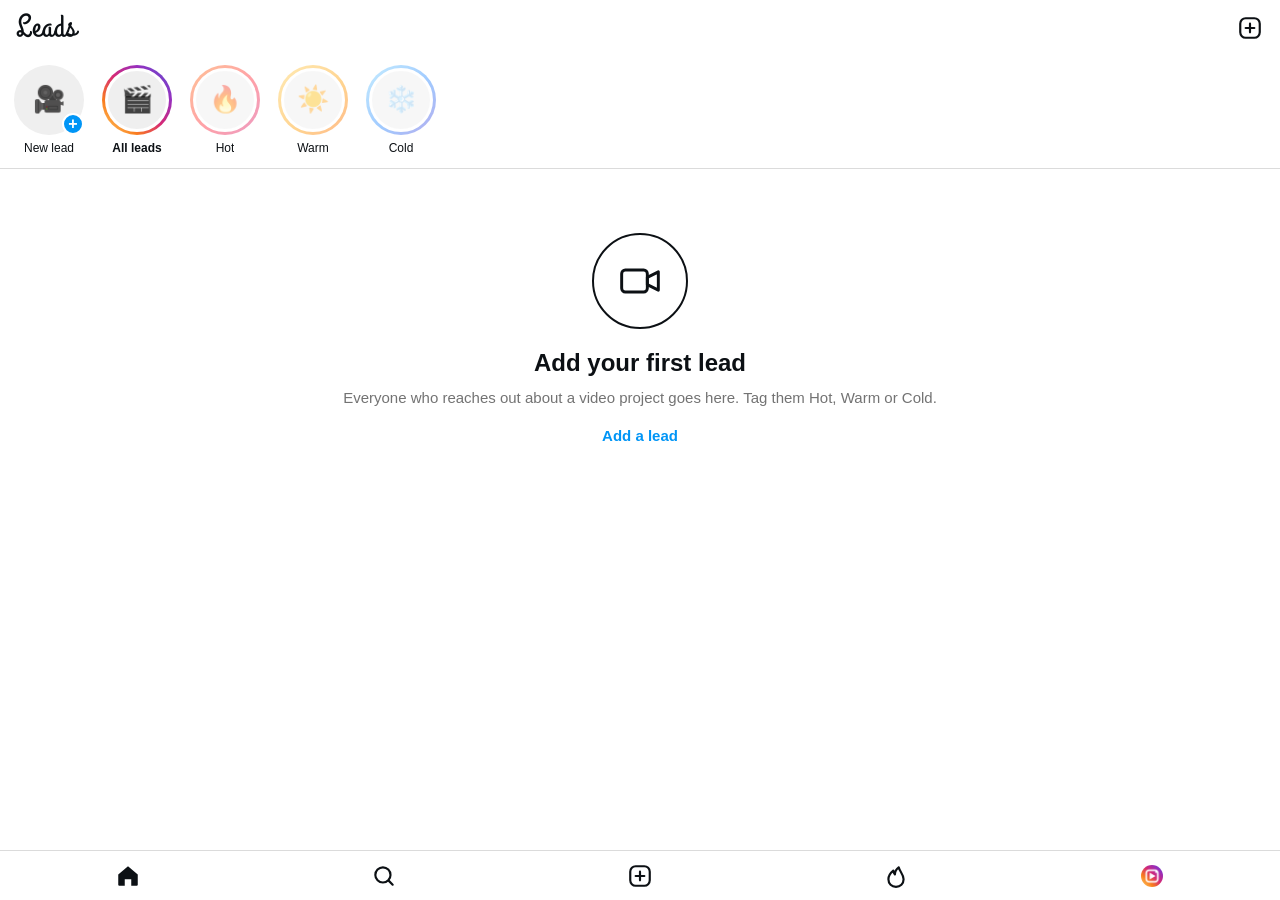
<file: index.html>
<!doctype html>
<html lang="en">
<head>
<meta charset="utf-8">
<meta name="viewport" content="width=device-width, initial-scale=1, viewport-fit=cover, user-scalable=no">
<title>Leads</title>
<meta name="description" content="Track video project leads and tag them Hot, Warm or Cold.">
<meta name="apple-mobile-web-app-capable" content="yes">
<meta name="mobile-web-app-capable" content="yes">
<meta name="apple-mobile-web-app-status-bar-style" content="black-translucent">
<meta name="apple-mobile-web-app-title" content="Leads">
<meta name="theme-color" content="#ffffff" media="(prefers-color-scheme: light)">
<meta name="theme-color" content="#000000" media="(prefers-color-scheme: dark)">
<link rel="manifest" href="manifest.webmanifest">
<link rel="apple-touch-icon" href="icons/icon-180.png">
<link rel="icon" type="image/png" href="icons/icon-192.png">
<link rel="preconnect" href="https://fonts.googleapis.com">
<link rel="preconnect" href="https://fonts.gstatic.com" crossorigin>
<link href="https://fonts.googleapis.com/css2?family=Grand+Hotel&display=swap" rel="stylesheet">
<style>
  :root {
    --bg: #ffffff;
    --bg-2: #fafafa;
    --surface: #efefef;
    --text: #0c1014;
    --muted: #737373;
    --line: #dbdbdb;
    --blue: #0095f6;
    --sheet: #ffffff;
    --backdrop: rgba(0,0,0,.4);
    --hot: #ff3040;
    --warm: #ff9f0a;
    --cold: #2f8cff;
    --hot-grad: linear-gradient(135deg, #ff7a18 0%, #ff3040 55%, #d6247a 100%);
    --warm-grad: linear-gradient(135deg, #ffd25a 0%, #ff9f0a 60%, #ff6a00 100%);
    --cold-grad: linear-gradient(135deg, #7fd6ff 0%, #2f8cff 55%, #5b4bdb 100%);
    --ig-grad: linear-gradient(45deg, #feda75, #fa7e1e, #d62976, #962fbf, #4f5bd5);
    --safe-top: env(safe-area-inset-top, 0px);
    --safe-bottom: env(safe-area-inset-bottom, 0px);
  }
  @media (prefers-color-scheme: dark) {
    :root {
      --bg: #000000;
      --bg-2: #0c0c0c;
      --surface: #262626;
      --text: #f5f5f5;
      --muted: #a8a8a8;
      --line: #262626;
      --sheet: #1c1c1e;
      --backdrop: rgba(0,0,0,.6);
    }
  }
  * { box-sizing: border-box; -webkit-tap-highlight-color: transparent; }
  html, body { margin: 0; height: 100%; }
  body {
    background: var(--bg);
    color: var(--text);
    font: 15px/1.35 -apple-system, BlinkMacSystemFont, "SF Pro Text", "Segoe UI", Roboto, Helvetica, Arial, sans-serif;
    -webkit-font-smoothing: antialiased;
    overscroll-behavior-y: none;
    touch-action: manipulation;
  }
  button { font: inherit; color: inherit; background: none; border: 0; padding: 0; cursor: pointer; }
  input, textarea, select { font: inherit; color: inherit; }
  svg { display: block; }

  /* ---------- Top bar ---------- */
  .topbar {
    position: sticky; top: 0; z-index: 20;
    padding: calc(var(--safe-top) + 6px) 16px 6px;
    background: var(--bg);
    display: flex; align-items: center; justify-content: space-between;
    border-bottom: 1px solid transparent;
  }
  .topbar.scrolled { border-bottom-color: var(--line); }
  .logo { font-family: "Grand Hotel", "Snell Roundhand", cursive; font-size: 32px; line-height: 44px; letter-spacing: .2px; }
  .topbar .actions { display: flex; gap: 20px; }
  .icon-btn { width: 28px; height: 28px; display: grid; place-items: center; }
  .icon-btn svg { width: 26px; height: 26px; }

  /* ---------- Views ---------- */
  main { padding-bottom: calc(60px + var(--safe-bottom)); }
  .view { display: none; }
  .view.active { display: block; }

  /* ---------- Stories (filters) ---------- */
  .stories {
    display: flex; gap: 14px; overflow-x: auto; padding: 8px 12px 12px;
    border-bottom: 1px solid var(--line); scrollbar-width: none;
  }
  .stories::-webkit-scrollbar { display: none; }
  .story { flex: 0 0 auto; width: 74px; display: flex; flex-direction: column; align-items: center; gap: 5px; }
  .story .ring {
    width: 70px; height: 70px; border-radius: 50%; padding: 3px;
    background: var(--line); display: grid; place-items: center;
    transition: transform .15s;
  }
  .story:active .ring { transform: scale(.94); }
  .story .ring > div {
    width: 100%; height: 100%; border-radius: 50%; border: 3px solid var(--bg);
    display: grid; place-items: center; font-size: 26px; background: var(--surface); position: relative;
  }
  .story[data-f="all"] .ring { background: var(--ig-grad); }
  .story[data-f="hot"] .ring { background: var(--hot-grad); }
  .story[data-f="warm"] .ring { background: var(--warm-grad); }
  .story[data-f="cold"] .ring { background: var(--cold-grad); }
  .story:not(.selected):not(.new) .ring { opacity: .45; }
  .story.selected .label { font-weight: 600; }
  .story .label { font-size: 12px; max-width: 74px; white-space: nowrap; overflow: hidden; text-overflow: ellipsis; }
  .story .count {
    position: absolute; right: -4px; bottom: -2px; min-width: 22px; height: 22px; padding: 0 6px;
    border-radius: 11px; background: var(--text); color: var(--bg); font-size: 12px; font-weight: 700;
    display: grid; place-items: center; border: 2px solid var(--bg);
  }
  .story.new .ring { background: transparent; padding: 0; }
  .story.new .ring > div { border: 0; background: var(--surface); }
  .story.new .plus {
    position: absolute; right: 0; bottom: 0; width: 22px; height: 22px; border-radius: 50%;
    background: var(--blue); color: #fff; display: grid; place-items: center; border: 2px solid var(--bg);
    font-size: 16px; font-weight: 700; line-height: 1;
  }

  /* ---------- Lead list (follower-list style) ---------- */
  .list-head { display: flex; align-items: baseline; justify-content: space-between; padding: 14px 16px 6px; }
  .list-head h2 { margin: 0; font-size: 16px; font-weight: 700; }
  .list-head span { font-size: 13px; color: var(--muted); }
  .lead { display: flex; align-items: center; gap: 12px; padding: 8px 16px; animation: pop .25s ease-out; }
  .lead:active { background: var(--bg-2); }
  @keyframes pop { from { opacity: 0; transform: translateY(4px); } to { opacity: 1; transform: none; } }
  .lead .open { flex: 1; min-width: 0; display: flex; align-items: center; gap: 12px; text-align: left; }
  .lead .who { flex: 1; min-width: 0; }
  .lead .name { font-weight: 600; font-size: 14px; white-space: nowrap; overflow: hidden; text-overflow: ellipsis; }
  .lead .sub { font-size: 14px; color: var(--muted); white-space: nowrap; overflow: hidden; text-overflow: ellipsis; }
  .lead .money { color: var(--text); }
  .temp-btn {
    flex: 0 0 auto; height: 32px; min-width: 84px; padding: 0 14px; border-radius: 8px;
    font-size: 14px; font-weight: 600; color: #fff; transition: transform .12s;
  }
  .temp-btn:active { transform: scale(.94); }
  .temp-btn.hot { background: var(--hot); } .temp-btn.warm { background: var(--warm); } .temp-btn.cold { background: var(--cold); }
  .avatar {
    width: 56px; height: 56px; border-radius: 50%; padding: 2px; flex: 0 0 auto; background: var(--line);
  }
  .avatar > span, .avatar > img {
    width: 100%; height: 100%; border-radius: 50%; border: 2px solid var(--bg); background: var(--surface);
    display: grid; place-items: center; font-size: 17px; font-weight: 700; letter-spacing: .3px; object-fit: cover;
  }
  .t-hot .avatar, .avatar.t-hot { background: var(--hot-grad); }
  .t-warm .avatar, .avatar.t-warm { background: var(--warm-grad); }
  .t-cold .avatar, .avatar.t-cold { background: var(--cold-grad); }

  .empty { text-align: center; padding: 64px 32px; color: var(--muted); }
  .empty .big-ring { width: 96px; height: 96px; border-radius: 50%; border: 2px solid var(--text); margin: 0 auto 18px; display: grid; place-items: center; color: var(--text); }
  .empty .big-ring svg { width: 44px; height: 44px; }
  .empty h2 { color: var(--text); font-size: 24px; font-weight: 800; margin: 0 0 8px; }
  .empty p { margin: 0 0 18px; }
  .link-btn { color: var(--blue); font-weight: 600; font-size: 15px; }

  /* ---------- Search ---------- */
  .search-wrap { padding: 8px 12px; position: sticky; top: calc(var(--safe-top) + 56px); background: var(--bg); z-index: 10; }
  .search {
    display: flex; align-items: center; gap: 8px; background: var(--surface); border-radius: 10px; height: 38px; padding: 0 12px;
  }
  .search svg { width: 16px; height: 16px; color: var(--muted); flex: 0 0 auto; }
  .search input { flex: 1; border: 0; outline: 0; background: transparent; font-size: 16px; min-width: 0; }

  /* ---------- Profile ---------- */
  .profile { padding: 12px 16px 0; }
  .profile-top { display: flex; align-items: center; gap: 24px; }
  .profile .pic { width: 86px; height: 86px; border-radius: 50%; padding: 3px; background: var(--ig-grad); flex: 0 0 auto; }
  .profile .pic > img { width: 100%; height: 100%; border-radius: 50%; border: 3px solid var(--bg); display: block; }
  .stats { flex: 1; display: flex; justify-content: space-around; text-align: center; }
  .stats b { display: block; font-size: 18px; font-weight: 700; }
  .stats span { font-size: 13px; }
  .bio { margin: 12px 0; font-size: 14px; }
  .bio b { display: block; }
  .bio span { color: var(--muted); }
  .btn-row { display: flex; gap: 6px; margin-bottom: 14px; }
  .btn-gray { flex: 1; height: 34px; border-radius: 8px; background: var(--surface); font-weight: 600; font-size: 14px; }
  .btn-gray:active { opacity: .7; }
  .grid-tabs { display: flex; border-top: 1px solid var(--line); }
  .grid-tabs div { flex: 1; display: grid; place-items: center; height: 44px; border-top: 1px solid var(--text); margin-top: -1px; }
  .grid { display: grid; grid-template-columns: repeat(3, 1fr); gap: 2px; }
  .tile {
    aspect-ratio: 3 / 4; color: #fff; padding: 8px; display: flex; flex-direction: column; justify-content: flex-end;
    text-align: left; overflow: hidden; position: relative; background: var(--surface);
  }
  .tile.hot { background: var(--hot-grad); } .tile.warm { background: var(--warm-grad); } .tile.cold { background: var(--cold-grad); }
  .tile.has-photo { background-size: cover; background-position: center; }
  .tile .e { position: absolute; top: 6px; right: 8px; font-size: 16px; }
  .tile b { font-size: 13px; line-height: 1.15; white-space: nowrap; overflow: hidden; text-overflow: ellipsis; }
  .tile span { font-size: 11px; opacity: .9; white-space: nowrap; overflow: hidden; text-overflow: ellipsis; }

  /* ---------- Tab bar ---------- */
  .tabbar {
    position: fixed; left: 0; right: 0; bottom: 0; z-index: 30;
    height: calc(50px + var(--safe-bottom)); padding-bottom: var(--safe-bottom);
    background: var(--bg); border-top: 1px solid var(--line);
    display: flex; justify-content: space-around; align-items: center;
  }
  .tabbar button { flex: 1; height: 50px; display: grid; place-items: center; }
  .tabbar svg { width: 26px; height: 26px; }
  .tabbar .me { width: 26px; height: 26px; border-radius: 50%; overflow: hidden; border: 2px solid transparent; }
  .tabbar .me img { width: 100%; height: 100%; display: block; }
  .tabbar button.active .me { border-color: var(--text); }
  .tabbar .fill { display: none; }
  .tabbar button.active .fill { display: block; }
  .tabbar button.active .outline { display: none; }

  /* ---------- Sheet ---------- */
  .backdrop {
    position: fixed; inset: 0; background: var(--backdrop); z-index: 40;
    opacity: 0; pointer-events: none; transition: opacity .25s;
  }
  .backdrop.open { opacity: 1; pointer-events: auto; }
  .sheet {
    position: fixed; left: 0; right: 0; bottom: 0; z-index: 50;
    max-height: calc(100% - var(--safe-top) - 24px);
    background: var(--sheet); border-radius: 14px 14px 0 0;
    transform: translateY(105%); transition: transform .3s cubic-bezier(.2,.8,.2,1);
    display: flex; flex-direction: column;
  }
  .sheet.open { transform: none; }
  .grabber { width: 36px; height: 5px; border-radius: 3px; background: var(--line); margin: 6px auto 0; }
  .sheet-head {
    display: grid; grid-template-columns: 1fr auto 1fr; align-items: center; padding: 8px 16px 10px;
    border-bottom: 1px solid var(--line);
  }
  .sheet-head h3 { margin: 0; font-size: 16px; font-weight: 700; }
  .sheet-head .left { justify-self: start; font-size: 16px; }
  .sheet-head .right { justify-self: end; font-size: 16px; font-weight: 700; color: var(--blue); }
  .sheet-head .right:disabled { opacity: .4; }
  .sheet-body { overflow-y: auto; padding: 14px 16px calc(20px + var(--safe-bottom)); -webkit-overflow-scrolling: touch; }
  .temp-pick { display: grid; grid-template-columns: repeat(3, 1fr); gap: 8px; margin-bottom: 16px; }
  .temp-pick button {
    height: 64px; border-radius: 14px; border: 2px solid var(--line); display: flex; flex-direction: column;
    align-items: center; justify-content: center; gap: 2px; font-weight: 700; font-size: 14px;
    transition: transform .12s;
  }
  .temp-pick button:active { transform: scale(.95); }
  .temp-pick button .e { font-size: 22px; line-height: 1; }
  .temp-pick button.on { color: #fff; border-color: transparent; }
  .temp-pick button.on[data-t="hot"] { background: var(--hot-grad); }
  .temp-pick button.on[data-t="warm"] { background: var(--warm-grad); }
  .temp-pick button.on[data-t="cold"] { background: var(--cold-grad); }
  .field { border-bottom: 1px solid var(--line); padding: 10px 0; display: flex; align-items: center; gap: 12px; }
  .field label { width: 92px; flex: 0 0 auto; font-size: 15px; }
  .field input, .field textarea, .field select {
    flex: 1; min-width: 0; border: 0; outline: 0; background: transparent; font-size: 16px; padding: 4px 0;
  }
  .field textarea { resize: none; min-height: 72px; }
  .field.top { align-items: flex-start; }
  .field.top label { padding-top: 4px; }
  .chips { display: flex; flex-wrap: wrap; gap: 6px; padding: 10px 0 4px; }
  .chip { padding: 6px 12px; border-radius: 999px; background: var(--surface); font-size: 13px; font-weight: 600; }
  .chip.on { background: var(--text); color: var(--bg); }
  .photo-pick { display: flex; flex-direction: column; align-items: center; gap: 8px; margin: 2px 0 16px; }
  .photo-pick .avatar { width: 92px; height: 92px; padding: 3px; }
  .photo-pick .avatar > span, .photo-pick .avatar > img { font-size: 30px; border-width: 3px; }
  .photo-pick .links { display: flex; gap: 18px; }
  .photo-pick .links button { color: var(--blue); font-weight: 600; font-size: 14px; }
  .photo-pick .links .remove { color: var(--muted); }
  .danger { color: var(--hot); font-weight: 600; width: 100%; text-align: center; padding: 18px 0 6px; font-size: 15px; }

  /* ---------- Action sheet / toast ---------- */
  .actions-sheet {
    position: fixed; left: 8px; right: 8px; bottom: calc(8px + var(--safe-bottom)); z-index: 55;
    transform: translateY(120%); transition: transform .28s cubic-bezier(.2,.8,.2,1);
    display: flex; flex-direction: column; gap: 8px;
  }
  .actions-sheet.open { transform: none; }
  .actions-sheet .group { background: var(--sheet); border-radius: 14px; overflow: hidden; }
  .actions-sheet .title { text-align: center; font-size: 13px; color: var(--muted); padding: 14px 16px 12px; border-bottom: 1px solid var(--line); }
  .actions-sheet .group button {
    width: 100%; height: 56px; font-size: 18px; display: flex; align-items: center; justify-content: center; gap: 8px;
    border-bottom: 1px solid var(--line);
  }
  .actions-sheet .group button:last-child { border-bottom: 0; }
  .actions-sheet .group button.on { font-weight: 700; }
  .actions-sheet .group button .check { color: var(--blue); }
  .actions-sheet .group button[data-t="hot"] { color: var(--hot); }
  .actions-sheet .group button[data-t="warm"] { color: var(--warm); }
  .actions-sheet .group button[data-t="cold"] { color: var(--cold); }
  .actions-sheet .cancel { font-weight: 700; color: var(--blue); }
  .toast {
    position: fixed; left: 50%; bottom: calc(70px + var(--safe-bottom)); transform: translate(-50%, 20px);
    background: var(--text); color: var(--bg); padding: 10px 16px; border-radius: 10px; font-size: 14px; font-weight: 600;
    opacity: 0; pointer-events: none; transition: opacity .2s, transform .2s; z-index: 60; white-space: nowrap;
  }
  .toast.show { opacity: 1; transform: translate(-50%, 0); }

  .install-tip {
    margin: 10px 12px 0; padding: 12px 14px; border-radius: 12px; background: var(--surface); font-size: 13px;
    display: flex; gap: 10px; align-items: flex-start;
  }
  .install-tip p { margin: 0; flex: 1; }
  .install-tip button { color: var(--muted); font-size: 18px; line-height: 1; }
</style>
</head>
<body>

<header class="topbar" id="topbar">
  <div class="logo">Leads</div>
  <div class="actions">
    <button class="icon-btn" id="topAdd" aria-label="Add lead">
      <svg viewBox="0 0 24 24" fill="none" stroke="currentColor" stroke-width="2" stroke-linecap="round" stroke-linejoin="round"><rect x="3" y="3" width="18" height="18" rx="5"/><path d="M12 8v8M8 12h8"/></svg>
    </button>
  </div>
</header>

<main>
  <!-- Home -->
  <section class="view active" id="view-home">
    <div class="stories" id="stories"></div>
    <div id="installTip"></div>
    <div id="feed"></div>
  </section>

  <!-- Search -->
  <section class="view" id="view-search">
    <div class="search-wrap">
      <label class="search">
        <svg viewBox="0 0 24 24" fill="none" stroke="currentColor" stroke-width="2.5" stroke-linecap="round"><circle cx="11" cy="11" r="7"/><path d="M20 20l-3.5-3.5"/></svg>
        <input id="q" type="search" placeholder="Search leads" autocomplete="off" autocorrect="off" spellcheck="false">
      </label>
    </div>
    <div id="results"></div>
  </section>

  <!-- Profile -->
  <section class="view" id="view-profile">
    <div class="profile">
      <div class="profile-top">
        <div class="pic"><img src="icons/icon-192.png" alt=""></div>
        <div class="stats" id="stats"></div>
      </div>
      <div class="bio"><b>My video leads</b><span id="bioLine">Tap a lead to edit it.</span></div>
      <div class="btn-row">
        <button class="btn-gray" id="exportBtn">Back up</button>
        <button class="btn-gray" id="importBtn">Restore</button>
        <input type="file" id="importFile" accept="application/json,.json" hidden>
      </div>
    </div>
    <div class="grid-tabs"><div><svg width="22" height="22" viewBox="0 0 24 24" fill="none" stroke="currentColor" stroke-width="2"><rect x="3" y="3" width="18" height="18" rx="2"/><path d="M3 9h18M3 15h18M9 3v18M15 3v18"/></svg></div></div>
    <div class="grid" id="grid"></div>
  </section>
</main>

<nav class="tabbar" id="tabbar">
  <button data-tab="home" class="active" aria-label="Home">
    <svg class="outline" viewBox="0 0 24 24" fill="none" stroke="currentColor" stroke-width="2" stroke-linejoin="round"><path d="M3 10.5 12 3l9 7.5V20a1 1 0 0 1-1 1h-5v-6H9v6H4a1 1 0 0 1-1-1z"/></svg>
    <svg class="fill" viewBox="0 0 24 24" fill="currentColor"><path d="M3 10.5 12 3l9 7.5V20a1 1 0 0 1-1 1h-5v-6H9v6H4a1 1 0 0 1-1-1z"/></svg>
  </button>
  <button data-tab="search" aria-label="Search">
    <svg class="outline" viewBox="0 0 24 24" fill="none" stroke="currentColor" stroke-width="2" stroke-linecap="round"><circle cx="11" cy="11" r="7"/><path d="M20 20l-3.5-3.5"/></svg>
    <svg class="fill" viewBox="0 0 24 24" fill="none" stroke="currentColor" stroke-width="3" stroke-linecap="round"><circle cx="11" cy="11" r="7"/><path d="M20 20l-3.5-3.5"/></svg>
  </button>
  <button data-action="add" aria-label="Add lead">
    <svg viewBox="0 0 24 24" fill="none" stroke="currentColor" stroke-width="2" stroke-linecap="round" stroke-linejoin="round"><rect x="3" y="3" width="18" height="18" rx="5"/><path d="M12 8v8M8 12h8"/></svg>
  </button>
  <button data-tab="hot" aria-label="Hot leads">
    <svg class="outline" viewBox="0 0 24 24" fill="none" stroke="currentColor" stroke-width="2" stroke-linejoin="round"><path d="M12 22c4 0 7-2.8 7-7 0-4.5-3.5-7-4.5-11-2 1.5-3.5 4-3.5 6.5-1-1-1.5-2-1.5-3.5C7 9 5 11.6 5 15c0 4.2 3 7 7 7z"/></svg>
    <svg class="fill" viewBox="0 0 24 24" fill="currentColor"><path d="M12 22c4 0 7-2.8 7-7 0-4.5-3.5-7-4.5-11-2 1.5-3.5 4-3.5 6.5-1-1-1.5-2-1.5-3.5C7 9 5 11.6 5 15c0 4.2 3 7 7 7z"/></svg>
  </button>
  <button data-tab="profile" aria-label="Profile">
    <span class="me"><img src="icons/icon-192.png" alt=""></span>
  </button>
</nav>

<div class="backdrop" id="backdrop"></div>
<div class="sheet" id="sheet" role="dialog" aria-modal="true" aria-labelledby="sheetTitle">
  <div class="grabber"></div>
  <div class="sheet-head">
    <button class="left" id="cancelBtn">Cancel</button>
    <h3 id="sheetTitle">New lead</h3>
    <button class="right" id="saveBtn">Save</button>
  </div>
  <form class="sheet-body" id="form" autocomplete="off">
    <div class="photo-pick">
      <button type="button" class="avatar" id="photoPreview" aria-label="Choose profile picture"></button>
      <div class="links">
        <button type="button" id="photoBtn">Add picture</button>
        <button type="button" class="remove" id="photoRemove" hidden>Remove</button>
      </div>
      <input type="file" id="photoFile" accept="image/*" hidden>
    </div>
    <div class="temp-pick" id="tempPick">
      <button type="button" data-t="hot"><span class="e">🔥</span>Hot</button>
      <button type="button" data-t="warm"><span class="e">☀️</span>Warm</button>
      <button type="button" data-t="cold"><span class="e">❄️</span>Cold</button>
    </div>
    <div class="field"><label for="f-name">Name</label><input id="f-name" name="name" placeholder="Client or company" required autocapitalize="words"></div>
    <div class="field"><label for="f-project">Project</label><input id="f-project" name="project" placeholder="Wedding film, music video…" autocapitalize="sentences"></div>
    <div class="chips" id="projectChips"></div>
    <div class="field"><label for="f-budget">Budget</label><input id="f-budget" name="budget" placeholder="$10,000" inputmode="decimal"></div>
    <div class="field"><label for="f-date">Shoot date</label><input id="f-date" name="date" type="date"></div>
    <div class="field"><label for="f-phone">Phone</label><input id="f-phone" name="phone" type="tel" placeholder="(555) 555-5555"></div>
    <div class="field"><label for="f-email">Email</label><input id="f-email" name="email" type="email" placeholder="name@email.com" autocapitalize="off"></div>
    <div class="field"><label for="f-ig">Instagram</label><input id="f-ig" name="ig" placeholder="@handle" autocapitalize="off"></div>
    <div class="field top"><label for="f-notes">Notes</label><textarea id="f-notes" name="notes" placeholder="What they want, how they found you, next step…"></textarea></div>
    <button type="button" class="danger" id="deleteBtn" hidden>Delete lead</button>
  </form>
</div>

<div class="actions-sheet" id="tempSheet" role="dialog" aria-modal="true">
  <div class="group">
    <div class="title" id="tempSheetTitle"></div>
    <button data-pick="hot" data-t="hot">🔥 Hot</button>
    <button data-pick="warm" data-t="warm">☀️ Warm</button>
    <button data-pick="cold" data-t="cold">❄️ Cold</button>
  </div>
  <div class="group"><button class="cancel" id="tempCancel">Cancel</button></div>
</div>

<div class="toast" id="toast"></div>

<script>
(() => {
  const KEY = 'leads.v1';
  const TEMPS = {
    hot:  { label: 'Hot',  emoji: '🔥' },
    warm: { label: 'Warm', emoji: '☀️' },
    cold: { label: 'Cold', emoji: '❄️' },
  };
  const PROJECT_TYPES = ['Wedding', 'Music video', 'Commercial', 'Real estate', 'Event', 'Brand content', 'Social reels', 'Documentary'];

  const $ = (s, el = document) => el.querySelector(s);
  const $$ = (s, el = document) => [...el.querySelectorAll(s)];
  const esc = s => String(s ?? '').replace(/[&<>"']/g, c => ({ '&': '&amp;', '<': '&lt;', '>': '&gt;', '"': '&quot;', "'": '&#39;' }[c]));

  // ---------- Storage ----------
  let leads = load();
  function load() {
    try { return JSON.parse(localStorage.getItem(KEY)) || []; } catch { return []; }
  }
  function save() {
    try { localStorage.setItem(KEY, JSON.stringify(leads)); }
    catch { toast('Could not save — storage is full or blocked'); }
  }
  if (navigator.storage && navigator.storage.persist) navigator.storage.persist().catch(() => {});

  // ---------- State ----------
  let filter = 'all';
  let tab = 'home';
  let editingId = null;
  let formTemp = 'warm';
  let formPhoto = null;

  // ---------- Helpers ----------
  const initials = name => (name || '?').trim().split(/\s+/).slice(0, 2).map(w => w[0]).join('').toUpperCase() || '?';
  function ago(ts) {
    const s = Math.max(1, Math.round((Date.now() - ts) / 1000));
    if (s < 60) return 'Just now';
    const m = Math.round(s / 60); if (m < 60) return m + (m === 1 ? ' minute ago' : ' minutes ago');
    const h = Math.round(m / 60); if (h < 24) return h + (h === 1 ? ' hour ago' : ' hours ago');
    const d = Math.round(h / 24); if (d < 7) return d + (d === 1 ? ' day ago' : ' days ago');
    return new Date(ts).toLocaleDateString(undefined, { month: 'long', day: 'numeric', year: d > 300 ? 'numeric' : undefined });
  }
  function fmtDate(iso) {
    if (!iso) return '';
    const [y, m, d] = iso.split('-').map(Number);
    return new Date(y, m - 1, d).toLocaleDateString(undefined, { weekday: 'short', month: 'short', day: 'numeric' });
  }
  // "$10000" / "10k" / "2500.5" / "5k-10k" -> "$10,000" / "$10,000" / "$2,500.50" / "$5,000-$10,000"
  function fmtBudget(b) {
    b = (b || '').trim();
    if (!b) return '';
    return b.replace(/\$?\s*(\d[\d,]*(?:\.\d+)?)\s*([km])?\b/gi, (_, num, unit) => {
      let n = parseFloat(num.replace(/,/g, ''));
      if (unit) n *= unit.toLowerCase() === 'k' ? 1e3 : 1e6;
      const cents = n % 1 !== 0;
      return '$' + n.toLocaleString('en-US', { minimumFractionDigits: cents ? 2 : 0, maximumFractionDigits: 2 });
    });
  }
  const sorted = list => [...list].sort((a, b) => b.updatedAt - a.updatedAt);
  const counts = () => leads.reduce((c, l) => (c[l.temp]++, c), { hot: 0, warm: 0, cold: 0 });

  // ---------- Rendering ----------
  function renderStories() {
    const c = counts();
    const items = [
      { f: 'all', label: 'All leads', emoji: '🎬', n: leads.length },
      ...Object.entries(TEMPS).map(([f, t]) => ({ f, label: t.label, emoji: t.emoji, n: c[f] })),
    ];
    $('#stories').innerHTML =
      `<button class="story new" data-action="add"><div class="ring"><div>🎥<span class="plus">+</span></div></div><span class="label">New lead</span></button>` +
      items.map(i => `
        <button class="story ${filter === i.f ? 'selected' : ''}" data-f="${i.f}">
          <div class="ring"><div>${i.emoji}${i.n ? `<span class="count">${i.n}</span>` : ''}</div></div>
          <span class="label">${i.label}</span>
        </button>`).join('');
  }

  function avatarHTML(l, cls = '') {
    const inner = l.photo ? `<img src="${esc(l.photo)}" alt="">` : `<span>${esc(initials(l.name))}</span>`;
    return `<div class="avatar ${cls}">${inner}</div>`;
  }

  function leadHTML(l) {
    const money = fmtBudget(l.budget);
    const sub = [l.project && esc(l.project), money && `<span class="money">${esc(money)}</span>`].filter(Boolean).join(' · ')
      || esc(l.ig || l.email || l.phone || '');
    return `
      <div class="lead t-${l.temp}" data-id="${l.id}">
        <button class="open" data-edit>
          ${avatarHTML(l)}
          <div class="who"><div class="name">${esc(l.name)}</div>${sub ? `<div class="sub">${sub}</div>` : ''}</div>
        </button>
        <button class="temp-btn ${l.temp}" data-temp aria-label="Change tag, currently ${TEMPS[l.temp].label}">${TEMPS[l.temp].emoji} ${TEMPS[l.temp].label}</button>
      </div>`;
  }

  function emptyHTML(f) {
    if (f === 'all' || !leads.length) {
      return `<div class="empty">
        <div class="big-ring"><svg viewBox="0 0 24 24" fill="none" stroke="currentColor" stroke-width="1.6" stroke-linejoin="round"><rect x="2" y="6" width="14" height="12" rx="2"/><path d="m16 10 6-3v10l-6-3z"/></svg></div>
        <h2>Add your first lead</h2>
        <p>Everyone who reaches out about a video project goes here. Tag them Hot, Warm or Cold.</p>
        <button class="link-btn" data-action="add">Add a lead</button></div>`;
    }
    return `<div class="empty"><h2>No ${TEMPS[f].label.toLowerCase()} leads</h2><p>Nothing tagged ${TEMPS[f].emoji} ${TEMPS[f].label} right now.</p><button class="link-btn" data-f="all">Show all leads</button></div>`;
  }

  function renderFeed() {
    const f = tab === 'hot' ? 'hot' : filter;
    const list = sorted(f === 'all' ? leads : leads.filter(l => l.temp === f));
    const title = f === 'all' ? 'All leads' : `${TEMPS[f].emoji} ${TEMPS[f].label} leads`;
    $('#feed').innerHTML = list.length
      ? `<div class="list-head"><h2>${title}</h2><span>${list.length}</span></div>` + list.map(leadHTML).join('')
      : emptyHTML(f);
  }

  function renderSearch() {
    const q = $('#q').value.trim().toLowerCase();
    const list = sorted(leads).filter(l => !q ||
      [l.name, l.project, l.notes, l.ig, l.email, l.phone, l.budget, fmtBudget(l.budget), TEMPS[l.temp].label].join(' ').toLowerCase().includes(q));
    $('#results').innerHTML = list.length ? list.map(leadHTML).join('')
      : `<div class="empty"><p>${leads.length ? 'No leads match “' + esc(q) + '”.' : 'No leads yet.'}</p></div>`;
  }

  function renderProfile() {
    const c = counts();
    $('#stats').innerHTML = Object.entries(TEMPS).map(([k, v]) => `<div><b>${c[k]}</b><span>${v.emoji} ${v.label}</span></div>`).join('');
    $('#bioLine').textContent = leads.length ? `${leads.length} lead${leads.length === 1 ? '' : 's'} · tap a lead to edit it` : 'No leads yet — tap + to add one.';
    const order = { hot: 0, warm: 1, cold: 2 };
    const list = [...leads].sort((a, b) => order[a.temp] - order[b.temp] || b.updatedAt - a.updatedAt);
    $('#grid').innerHTML = list.map(l => `
      <button class="tile ${l.temp} ${l.photo ? 'has-photo' : ''}" data-id="${l.id}" data-edit
        ${l.photo ? `style="background-image: linear-gradient(transparent 45%, rgba(0,0,0,.65)), url(&quot;${esc(l.photo)}&quot;)"` : ''}>
        <span class="e">${TEMPS[l.temp].emoji}</span>
        <b>${esc(l.name)}</b><span>${esc(fmtBudget(l.budget) || l.project || '')}</span>
      </button>`).join('');
  }

  function render() {
    renderStories();
    renderFeed();
    if (tab === 'search') renderSearch();
    if (tab === 'profile') renderProfile();
  }

  // ---------- Install tip (Safari, not yet on home screen) ----------
  const standalone = window.navigator.standalone || matchMedia('(display-mode: standalone)').matches;
  const isIOS = /iphone|ipad|ipod/i.test(navigator.userAgent);
  function renderInstallTip() {
    let dismissed = false;
    try { dismissed = localStorage.getItem('tip.dismissed') === '1'; } catch {}
    if (standalone || !isIOS || dismissed) return;
    $('#installTip').innerHTML = `<div class="install-tip"><p>Add this to your Home Screen: tap <b>Share</b> <span aria-hidden="true">⬆︎</span> then <b>Add to Home Screen</b>. Add leads after installing, since the Home Screen app keeps its own storage.</p><button id="tipClose" aria-label="Dismiss">✕</button></div>`;
    $('#tipClose').onclick = () => { try { localStorage.setItem('tip.dismissed', '1'); } catch {} $('#installTip').innerHTML = ''; };
  }

  // ---------- Tabs ----------
  function setTab(next) {
    tab = next;
    $$('#tabbar [data-tab]').forEach(b => b.classList.toggle('active', b.dataset.tab === tab));
    const view = tab === 'hot' ? 'home' : tab;
    $$('.view').forEach(v => v.classList.toggle('active', v.id === 'view-' + view));
    $('#stories').style.display = tab === 'hot' ? 'none' : '';
    $('.logo').textContent = tab === 'hot' ? 'Hot leads' : tab === 'profile' ? 'Profile' : 'Leads';
    render();
    window.scrollTo(0, 0);
    if (tab === 'search') setTimeout(() => $('#q').focus(), 50);
  }

  // ---------- Sheet ----------
  const form = $('#form');
  function setFormTemp(t) {
    formTemp = t;
    $$('#tempPick button').forEach(b => b.classList.toggle('on', b.dataset.t === t));
    renderPhotoPreview();
  }
  function renderChips() {
    const cur = form.project.value.trim().toLowerCase();
    $('#projectChips').innerHTML = PROJECT_TYPES.map(p => `<button type="button" class="chip ${cur === p.toLowerCase() ? 'on' : ''}">${p}</button>`).join('');
  }
  function openSheet(id = null) {
    editingId = id;
    const l = id ? leads.find(x => x.id === id) : null;
    form.reset();
    for (const k of ['name', 'project', 'budget', 'date', 'phone', 'email', 'ig', 'notes']) form[k].value = l?.[k] || '';
    form.budget.value = fmtBudget(form.budget.value);
    formPhoto = l?.photo || null;
    setFormTemp(l?.temp || (filter !== 'all' ? filter : tab === 'hot' ? 'hot' : 'warm'));
    $('#sheetTitle').textContent = l ? 'Edit lead' : 'New lead';
    $('#saveBtn').textContent = l ? 'Done' : 'Save';
    $('#deleteBtn').hidden = !l;
    renderChips();
    updateSaveState();
    $('#sheet').classList.add('open');
    $('#backdrop').classList.add('open');
    $('#sheet .sheet-body').scrollTop = 0;
    if (!l) setTimeout(() => form.name.focus(), 320);
  }
  function closeSheet() {
    document.activeElement?.blur();
    $('#sheet').classList.remove('open');
    $('#backdrop').classList.remove('open');
    editingId = null;
  }
  function updateSaveState() { $('#saveBtn').disabled = !form.name.value.trim(); }

  function submit() {
    const name = form.name.value.trim();
    if (!name) { form.name.focus(); return; }
    let ig = form.ig.value.trim();
    if (ig && !ig.startsWith('@') && !ig.includes('/')) ig = '@' + ig;
    const data = {
      name, ig,
      project: form.project.value.trim(),
      budget: fmtBudget(form.budget.value),
      date: form.date.value,
      phone: form.phone.value.trim(),
      email: form.email.value.trim(),
      notes: form.notes.value.trim(),
      temp: formTemp,
      photo: formPhoto || undefined,
    };
    const now = Date.now();
    const isNew = !editingId;
    if (editingId) {
      const l = leads.find(x => x.id === editingId);
      Object.assign(l, data, { updatedAt: now });
      toast('Lead updated');
    } else {
      const id = (crypto.randomUUID ? crypto.randomUUID() : now.toString(36) + Math.random().toString(36).slice(2));
      leads.push({ id, ...data, createdAt: now, updatedAt: now });
      toast(`${TEMPS[formTemp].emoji} ${name} added`);
      if (tab !== 'home' && tab !== 'hot') setTab('home');
      if (filter !== 'all' && filter !== formTemp) filter = 'all';
    }
    save();
    closeSheet();
    render();
    if (isNew) window.scrollTo({ top: 0, behavior: 'smooth' });
  }

  function setTemp(id, t) {
    const l = leads.find(x => x.id === id);
    if (!l || l.temp === t) return;
    l.temp = t; l.updatedAt = Date.now();
    save();
    render();
    toast(`${TEMPS[t].emoji} ${l.name} is now ${TEMPS[t].label}`);
    if (navigator.vibrate) navigator.vibrate(10);
  }

  // Hot / Warm / Cold action sheet
  let tempSheetId = null;
  function openTempSheet(id) {
    const l = leads.find(x => x.id === id);
    if (!l) return;
    tempSheetId = id;
    $('#tempSheetTitle').textContent = `Tag ${l.name} as…`;
    $$('#tempSheet [data-pick]').forEach(b => {
      const on = b.dataset.pick === l.temp;
      b.classList.toggle('on', on);
      b.innerHTML = `${TEMPS[b.dataset.pick].emoji} ${TEMPS[b.dataset.pick].label}${on ? ' <span class="check">✓</span>' : ''}`;
    });
    $('#tempSheet').classList.add('open');
    $('#backdrop').classList.add('open');
  }
  function closeTempSheet() {
    tempSheetId = null;
    $('#tempSheet').classList.remove('open');
    if (!$('#sheet').classList.contains('open')) $('#backdrop').classList.remove('open');
  }

  // ---------- Profile pictures ----------
  // Center-crop to a square and shrink so hundreds of leads still fit in on-device storage.
  async function loadPhoto(file) {
    const url = URL.createObjectURL(file);
    try {
      const img = await new Promise((res, rej) => { const i = new Image(); i.onload = () => res(i); i.onerror = rej; i.src = url; });
      const side = Math.min(img.naturalWidth, img.naturalHeight);
      const size = Math.min(320, side);
      const c = document.createElement('canvas');
      c.width = c.height = size;
      c.getContext('2d').drawImage(img, (img.naturalWidth - side) / 2, (img.naturalHeight - side) / 2, side, side, 0, 0, size, size);
      return c.toDataURL('image/jpeg', 0.82);
    } finally { URL.revokeObjectURL(url); }
  }
  function renderPhotoPreview() {
    const preview = $('#photoPreview');
    preview.className = `avatar t-${formTemp}`;
    preview.innerHTML = formPhoto ? `<img src="${formPhoto}" alt="">` : `<span>${esc(initials(form.name.value))}</span>`;
    $('#photoBtn').textContent = formPhoto ? 'Change picture' : 'Add picture';
    $('#photoRemove').hidden = !formPhoto;
  }

  // ---------- Toast ----------
  let toastTimer;
  function toast(msg) {
    const el = $('#toast');
    el.textContent = msg;
    el.classList.add('show');
    clearTimeout(toastTimer);
    toastTimer = setTimeout(() => el.classList.remove('show'), 1800);
  }

  // ---------- Backup ----------
  async function exportLeads() {
    const json = JSON.stringify({ app: 'leads', version: 1, exportedAt: new Date().toISOString(), leads }, null, 2);
    const fileName = `leads-backup-${new Date().toISOString().slice(0, 10)}.json`;
    const file = new File([json], fileName, { type: 'application/json' });
    if (navigator.canShare && navigator.canShare({ files: [file] })) {
      try { await navigator.share({ files: [file], title: 'Leads backup' }); return; }
      catch (e) { if (e.name === 'AbortError') return; }
    }
    const a = document.createElement('a');
    a.href = URL.createObjectURL(file);
    a.download = fileName;
    a.click();
    setTimeout(() => URL.revokeObjectURL(a.href), 1000);
  }
  async function importLeads(file) {
    try {
      const data = JSON.parse(await file.text());
      const incoming = Array.isArray(data) ? data : data.leads;
      if (!Array.isArray(incoming)) throw new Error();
      const byId = new Map(leads.map(l => [l.id, l]));
      let added = 0;
      for (const l of incoming) {
        if (!l || !l.id || !l.name || !TEMPS[l.temp]) continue;
        if (l.photo && !/^data:image\/[a-z+]+;base64,[\w+/=]+$/i.test(l.photo)) delete l.photo;
        const cur = byId.get(l.id);
        if (!cur) added++;
        if (!cur || (l.updatedAt || 0) > (cur.updatedAt || 0)) byId.set(l.id, l);
      }
      leads = [...byId.values()];
      save(); render();
      toast(`Restored · ${added} new lead${added === 1 ? '' : 's'}`);
    } catch { toast('That file isn’t a leads backup'); }
  }

  // ---------- Events ----------
  document.addEventListener('click', e => {
    const t = e.target;
    const add = t.closest('[data-action="add"]');
    if (add) { openSheet(); return; }
    const tabBtn = t.closest('#tabbar [data-tab]');
    if (tabBtn) { setTab(tabBtn.dataset.tab); return; }
    const story = t.closest('[data-f]');
    if (story) { filter = story.dataset.f; if (tab !== 'home') setTab('home'); else render(); return; }
    const tempBtn = t.closest('[data-temp]');
    if (tempBtn) { openTempSheet(tempBtn.closest('[data-id]').dataset.id); return; }
    const pick = t.closest('[data-pick]');
    if (pick) { const id = tempSheetId; closeTempSheet(); setTemp(id, pick.dataset.pick); return; }
    const edit = t.closest('[data-edit]');
    if (edit) { openSheet(edit.closest('[data-id]').dataset.id); return; }
  });

  $('#topAdd').onclick = () => openSheet();
  $('#cancelBtn').onclick = closeSheet;
  $('#backdrop').onclick = () => { if (tempSheetId) closeTempSheet(); else closeSheet(); };
  $('#tempCancel').onclick = closeTempSheet;
  $('#saveBtn').onclick = submit;
  form.addEventListener('submit', e => { e.preventDefault(); submit(); });
  form.addEventListener('input', e => {
    updateSaveState();
    if (e.target === form.project) renderChips();
    if (e.target === form.name && !formPhoto) renderPhotoPreview();
  });
  form.budget.addEventListener('blur', () => { form.budget.value = fmtBudget(form.budget.value); });
  $('#photoPreview').onclick = $('#photoBtn').onclick = () => $('#photoFile').click();
  $('#photoRemove').onclick = () => { formPhoto = null; renderPhotoPreview(); };
  $('#photoFile').onchange = async e => {
    const f = e.target.files[0];
    e.target.value = '';
    if (!f) return;
    try { formPhoto = await loadPhoto(f); renderPhotoPreview(); }
    catch { toast('Couldn’t open that picture'); }
  };
  $('#tempPick').addEventListener('click', e => { const b = e.target.closest('button'); if (b) setFormTemp(b.dataset.t); });
  $('#projectChips').addEventListener('click', e => {
    const c = e.target.closest('.chip'); if (!c) return;
    form.project.value = c.classList.contains('on') ? '' : c.textContent;
    renderChips();
  });
  $('#deleteBtn').onclick = () => {
    const l = leads.find(x => x.id === editingId);
    if (!l || !confirm(`Delete ${l.name}? This can’t be undone.`)) return;
    leads = leads.filter(x => x.id !== editingId);
    save(); closeSheet(); render(); toast('Lead deleted');
  };
  $('#q').addEventListener('input', renderSearch);
  $('#exportBtn').onclick = exportLeads;
  $('#importBtn').onclick = () => $('#importFile').click();
  $('#importFile').onchange = e => { const f = e.target.files[0]; if (f) importLeads(f); e.target.value = ''; };
  document.addEventListener('keydown', e => { if (e.key === 'Escape') { closeTempSheet(); closeSheet(); } });
  window.addEventListener('scroll', () => $('#topbar').classList.toggle('scrolled', window.scrollY > 4), { passive: true });
  // Refresh "x minutes ago" labels when the app comes back to the foreground
  document.addEventListener('visibilitychange', () => { if (!document.hidden && !$('#sheet').classList.contains('open')) render(); });

  renderInstallTip();
  render();

  if ('serviceWorker' in navigator) {
    window.addEventListener('load', () => navigator.serviceWorker.register('sw.js').catch(() => {}));
  }
})();
</script>
</body>
</html>
</file>
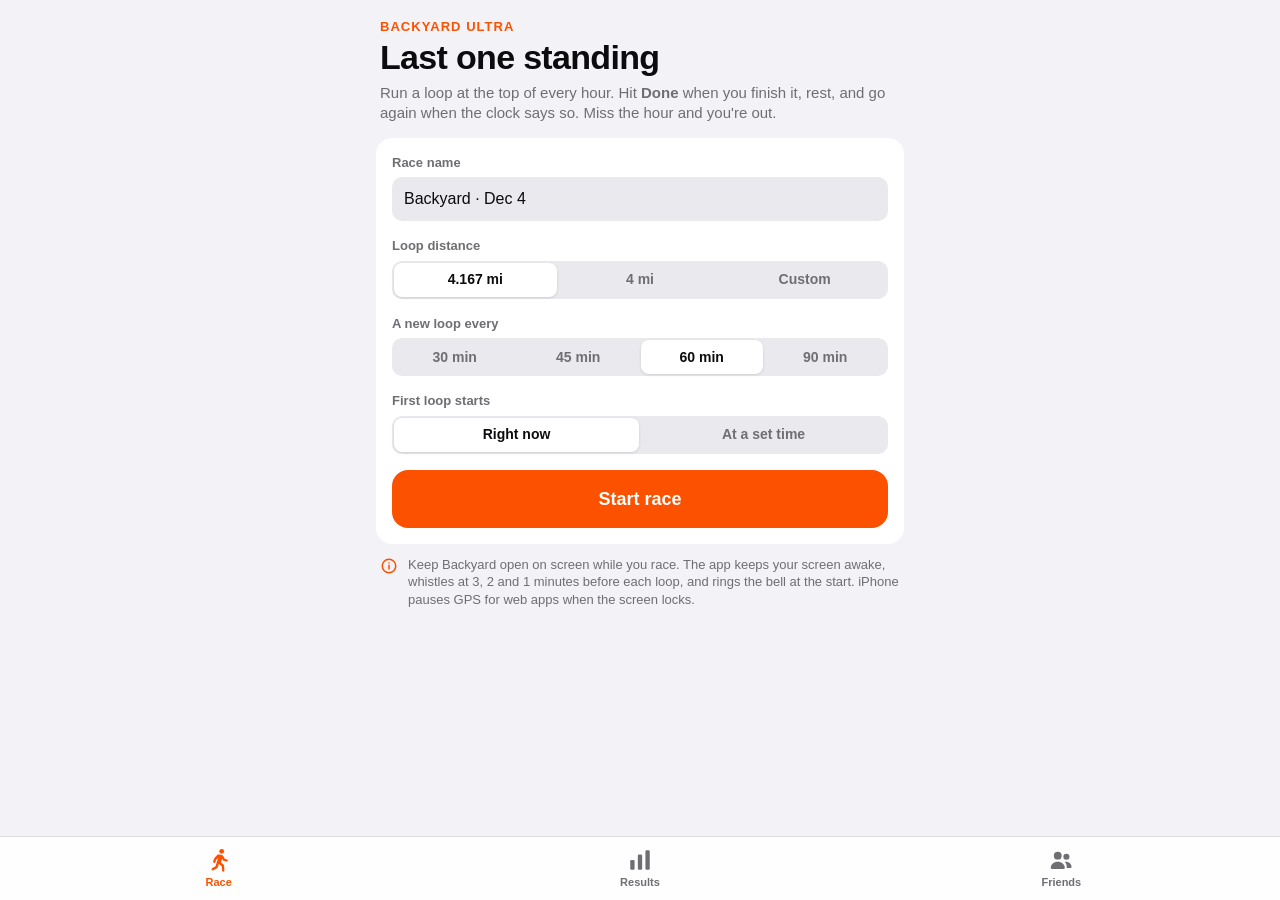
<file: backyard/index.html>
<!doctype html>
<html lang="en">
<head>
<meta charset="utf-8">
<meta name="viewport" content="width=device-width, initial-scale=1, viewport-fit=cover, user-scalable=no">
<title>Backyard</title>
<meta name="description" content="Backyard ultra tracker: run a loop every hour, tap Done, rest until the next one.">
<meta name="apple-mobile-web-app-capable" content="yes">
<meta name="mobile-web-app-capable" content="yes">
<meta name="apple-mobile-web-app-status-bar-style" content="black-translucent">
<meta name="apple-mobile-web-app-title" content="Backyard">
<meta name="theme-color" content="#f2f2f7" media="(prefers-color-scheme: light)">
<meta name="theme-color" content="#000000" media="(prefers-color-scheme: dark)">
<link rel="manifest" href="manifest.webmanifest">
<link rel="apple-touch-icon" href="icons/icon-180.png">
<link rel="icon" type="image/png" href="icons/icon-192.png">
<style>
  :root {
    color-scheme: light;
    --bg: #f2f2f7;
    --card: #ffffff;
    --card-2: #e9e9ee;
    --text: #0c0c0e;
    --muted: #6e6e73;
    --line: #dcdce1;
    --grid: #e6e6ea;
    --accent: #fc5200;
    --accent-ink: #ffffff;
    --accent-soft: rgba(252, 82, 0, .12);
    --go: #16a34a;
    --warn: #c98500;
    --danger: #e5484d;
    --run: #eb6834;
    --rest: #2a78d6;
    --sheet: #ffffff;
    --backdrop: rgba(0,0,0,.4);
    --safe-top: env(safe-area-inset-top, 0px);
    --safe-bottom: env(safe-area-inset-bottom, 0px);
  }
  @media (prefers-color-scheme: dark) {
    :root {
      color-scheme: dark;
      --bg: #000000;
      --card: #1c1c1e;
      --card-2: #2c2c2e;
      --text: #f5f5f7;
      --muted: #98989f;
      --line: #2c2c2e;
      --grid: #2a2a2d;
      --accent: #ff6a1a;
      --accent-soft: rgba(255, 106, 26, .16);
      --go: #30d158;
      --warn: #ffb020;
      --danger: #ff6369;
      --run: #d95926;
      --rest: #3987e5;
      --sheet: #1c1c1e;
      --backdrop: rgba(0,0,0,.6);
    }
  }
  * { box-sizing: border-box; -webkit-tap-highlight-color: transparent; }
  html, body { margin: 0; height: 100%; }
  body {
    background: var(--bg);
    color: var(--text);
    font: 15px/1.35 -apple-system, BlinkMacSystemFont, "SF Pro Text", "Segoe UI", Roboto, Helvetica, Arial, sans-serif;
    -webkit-font-smoothing: antialiased;
    overscroll-behavior-y: none;
  }
  button, input, select, textarea { font: inherit; color: inherit; }
  button { cursor: pointer; border: 0; background: none; padding: 0; }
  .num { font-variant-numeric: tabular-nums; }
  [hidden] { display: none !important; }

  /* Layout */
  .screen {
    min-height: 100%;
    padding: calc(var(--safe-top) + 12px) 16px calc(var(--safe-bottom) + 96px);
    max-width: 560px;
    margin: 0 auto;
  }
  .topbar { display: flex; align-items: center; justify-content: space-between; gap: 12px; min-height: 44px; margin-bottom: 8px; }
  .topbar h1 { font-size: 30px; line-height: 1.1; margin: 0; font-weight: 800; letter-spacing: -.02em; }
  .icon-btn { width: 40px; height: 40px; border-radius: 50%; display: grid; place-items: center; background: var(--card); color: var(--accent); flex: none; }
  .icon-btn svg { width: 22px; height: 22px; }

  .card { background: var(--card); border-radius: 16px; padding: 16px; margin-bottom: 12px; }
  .card h2 { font-size: 17px; margin: 0 0 12px; font-weight: 700; }
  .section-title { font-size: 13px; text-transform: uppercase; letter-spacing: .06em; color: var(--muted); font-weight: 600; margin: 20px 4px 8px; }
  .muted { color: var(--muted); }
  .small { font-size: 13px; }

  /* Tab bar */
  .tabbar {
    position: fixed; left: 0; right: 0; bottom: 0; z-index: 20;
    display: grid; grid-template-columns: repeat(3, 1fr);
    padding: 6px 8px calc(var(--safe-bottom) + 6px);
    background: color-mix(in srgb, var(--card) 88%, transparent);
    backdrop-filter: saturate(180%) blur(20px); -webkit-backdrop-filter: saturate(180%) blur(20px);
    border-top: 1px solid var(--line);
  }
  .tab { display: flex; flex-direction: column; align-items: center; gap: 2px; padding: 4px 0; color: var(--muted); font-size: 11px; font-weight: 600; }
  .tab svg { width: 26px; height: 26px; }
  .tab[aria-selected="true"] { color: var(--accent); }
  .tab .live { width: 7px; height: 7px; border-radius: 50%; background: var(--accent); position: absolute; margin-left: 22px; margin-top: 2px; }

  /* Buttons */
  .btn { display: inline-flex; align-items: center; justify-content: center; gap: 8px; height: 48px; padding: 0 20px; border-radius: 14px; font-weight: 700; background: var(--card-2); }
  .btn svg { width: 20px; height: 20px; flex: none; }
  .btn.primary { background: var(--accent); color: var(--accent-ink); }
  .btn.danger { color: var(--danger); }
  .btn.block { width: 100%; }
  .btn.big { height: 58px; font-size: 18px; border-radius: 16px; }
  .btn:active { opacity: .8; }
  .row-btns { display: flex; gap: 10px; }
  .row-btns .btn { flex: 1; }

  /* Segmented */
  .seg { display: grid; grid-auto-flow: column; grid-auto-columns: 1fr; background: var(--card-2); border-radius: 10px; padding: 2px; gap: 2px; }
  .seg button { height: 34px; border-radius: 8px; font-size: 14px; font-weight: 600; color: var(--muted); }
  .seg button.on { background: var(--card); color: var(--text); box-shadow: 0 1px 3px rgba(0,0,0,.12); }
  @media (prefers-color-scheme: dark) { .seg button.on { background: #636366; } }

  /* Forms */
  .field { display: block; margin-bottom: 16px; }
  .field > span { display: block; font-size: 13px; font-weight: 600; color: var(--muted); margin-bottom: 6px; }
  .input { width: 100%; height: 44px; border-radius: 10px; border: 0; background: var(--card-2); padding: 0 12px; font-size: 16px; outline: none; }
  textarea.input { height: 96px; padding: 10px 12px; resize: none; }
  .input:focus { box-shadow: 0 0 0 2px var(--accent); }
  .field .input + .input, .field .seg + .input { margin-top: 8px; }

  /* Setup hero */
  .hero { padding: 6px 4px 14px; }
  .eyebrow { font-size: 13px; font-weight: 700; color: var(--accent); text-transform: uppercase; letter-spacing: .08em; }
  .hero h1 { font-size: 34px; line-height: 1.05; margin: 4px 0 8px; font-weight: 800; letter-spacing: -.02em; }
  .hero p { margin: 0; color: var(--muted); }
  .tip { display: flex; gap: 10px; align-items: flex-start; font-size: 13px; color: var(--muted); padding: 0 4px; margin-top: 12px; }
  .tip svg { flex: none; width: 18px; height: 18px; color: var(--accent); margin-top: 1px; }

  /* Active race */
  .race-head { display: flex; align-items: center; justify-content: space-between; gap: 8px; margin-bottom: 4px; }
  .race-name { font-weight: 700; font-size: 15px; color: var(--muted); white-space: nowrap; overflow: hidden; text-overflow: ellipsis; }
  .pill { display: inline-flex; align-items: center; gap: 6px; height: 28px; padding: 0 12px; border-radius: 14px; font-size: 13px; font-weight: 700; background: var(--card); }
  .pill .dot { width: 8px; height: 8px; border-radius: 50%; background: currentColor; }
  .pill.running { color: var(--go); }
  .pill.waiting { color: var(--rest); }
  .loop-title { text-align: center; margin: 8px 0 0; font-size: 15px; font-weight: 700; letter-spacing: .1em; text-transform: uppercase; color: var(--muted); }
  .loop-title b { color: var(--text); font-size: 15px; }
  .ring-wrap { position: relative; width: min(62vw, 250px, 34vh); aspect-ratio: 1; margin: 10px auto 14px; }
  .ring-wrap svg { width: 100%; height: 100%; transform: rotate(-90deg); }
  .ring-track { stroke: var(--card-2); }
  .ring-fill { stroke: var(--accent); transition: stroke-dashoffset .3s linear, stroke .3s; }
  .ring-center { position: absolute; inset: 0; display: flex; flex-direction: column; align-items: center; justify-content: center; text-align: center; }
  .ring-big { font-size: clamp(40px, 13vw, 56px); font-weight: 800; letter-spacing: -.03em; line-height: 1; }
  .ring-label { font-size: 13px; color: var(--muted); font-weight: 600; margin-top: 6px; }
  .ring-sub { font-size: 15px; font-weight: 700; margin-top: 10px; }
  .callout { text-align: center; font-weight: 800; font-size: 17px; margin: -4px 0 10px; min-height: 22px; }
  .callout.warn { color: var(--warn); }
  .callout.danger { color: var(--danger); }
  .callout.go { color: var(--go); }

  .tiles { display: grid; grid-template-columns: repeat(2, 1fr); gap: 10px; margin-bottom: 12px; }
  .tiles.three { grid-template-columns: repeat(3, 1fr); }
  .tile { background: var(--card); border-radius: 14px; padding: 12px 14px; min-width: 0; }
  .tile .label { font-size: 12px; color: var(--muted); font-weight: 600; }
  .tile .value { font-size: 24px; font-weight: 750; letter-spacing: -.02em; margin-top: 2px; white-space: nowrap; overflow: hidden; text-overflow: ellipsis; }
  .tile .value small { font-size: 13px; font-weight: 600; color: var(--muted); margin-left: 2px; letter-spacing: 0; }
  .tiles.three .tile .value { font-size: 20px; }

  .gps { display: flex; align-items: center; gap: 6px; justify-content: center; font-size: 12px; color: var(--muted); margin: 10px 0 12px; text-align: center; }
  .gps .dot { width: 8px; height: 8px; border-radius: 50%; background: var(--muted); }
  .gps.good .dot { background: var(--go); }
  .gps.bad .dot { background: var(--danger); }

  /* Hold-to-finish button */
  .hold {
    position: relative; overflow: hidden; width: 100%; height: 76px; border-radius: 20px;
    background: var(--go); color: #fff; font-size: 22px; font-weight: 800; letter-spacing: .02em;
    touch-action: none; user-select: none; -webkit-user-select: none; -webkit-touch-callout: none;
  }
  .hold .fill { position: absolute; inset: 0; background: rgba(255,255,255,.28); transform-origin: left; transform: scaleX(0); }
  .hold.pressing .fill { transform: scaleX(1); transition: transform .7s linear; }
  .hold span { position: relative; display: block; }
  .hold small { position: relative; display: block; font-size: 12px; font-weight: 600; opacity: .85; letter-spacing: 0; margin-top: 2px; }

  .route-box { background: var(--card); border-radius: 16px; padding: 8px; margin-bottom: 12px; }
  .route-box svg { display: block; width: 100%; height: 160px; }
  .route-empty { height: 160px; display: grid; place-items: center; color: var(--muted); font-size: 13px; text-align: center; padding: 0 20px; }

  .loop-list { list-style: none; margin: 0; padding: 0; }
  .loop-list li { display: grid; grid-template-columns: 54px 1fr auto; align-items: center; gap: 8px; padding: 10px 0; border-top: 1px solid var(--line); font-size: 14px; }
  .loop-list li:first-child { border-top: 0; }
  .loop-list .n { font-weight: 800; }
  .loop-list .t { font-weight: 700; }
  .loop-list .r { color: var(--muted); font-size: 13px; text-align: right; }

  /* Results */
  .race-card { display: block; width: 100%; text-align: left; background: var(--card); border-radius: 16px; padding: 14px 16px; margin-bottom: 10px; }
  .race-card .top { display: flex; justify-content: space-between; gap: 12px; align-items: baseline; }
  .race-card .name { font-weight: 700; font-size: 16px; white-space: nowrap; overflow: hidden; text-overflow: ellipsis; }
  .race-card .date { font-size: 13px; color: var(--muted); flex: none; }
  .race-card .stats { display: flex; gap: 18px; margin-top: 10px; }
  .race-card .stat b { display: block; font-size: 20px; font-weight: 750; letter-spacing: -.02em; }
  .race-card .stat span { font-size: 12px; color: var(--muted); font-weight: 600; }
  .race-card .spark { margin-top: 10px; height: 26px; display: flex; align-items: flex-end; gap: 2px; }
  .race-card .spark i { flex: 1; max-width: 10px; background: var(--run); border-radius: 2px 2px 0 0; min-height: 2px; }
  .badge { display: inline-flex; align-items: center; gap: 5px; font-size: 12px; font-weight: 700; padding: 3px 8px; border-radius: 8px; background: var(--card-2); color: var(--muted); }
  .badge.finished { color: var(--go); }
  .badge.cutoff, .badge.dnf { color: var(--danger); }

  .empty { text-align: center; padding: 48px 24px; color: var(--muted); }
  .empty svg { width: 52px; height: 52px; color: var(--accent); margin-bottom: 10px; }
  .empty h3 { color: var(--text); margin: 0 0 6px; font-size: 18px; }
  .empty p { margin: 0 0 16px; }

  .hero-num { font-size: 56px; font-weight: 800; letter-spacing: -.03em; line-height: 1; }
  .hero-num small { font-size: 18px; font-weight: 700; color: var(--muted); letter-spacing: 0; margin-left: 4px; }

  /* Charts */
  .chart { position: relative; }
  .chart svg { display: block; width: 100%; overflow: visible; }
  .chart .axis { fill: var(--muted); font-size: 11px; }
  .chart .gridline { stroke: var(--grid); stroke-width: 1; }
  .chart .baseline { stroke: var(--line); stroke-width: 1; }
  .chart .hit { fill: transparent; }
  .chart .mark-label { fill: var(--text); font-size: 11px; font-weight: 700; }
  .legend { display: flex; gap: 14px; font-size: 12px; color: var(--muted); font-weight: 600; margin: -4px 0 10px; }
  .legend i { display: inline-block; width: 10px; height: 10px; border-radius: 3px; margin-right: 5px; vertical-align: -1px; }
  .tooltip {
    position: absolute; z-index: 5; pointer-events: none; transform: translate(-50%, calc(-100% - 10px));
    background: var(--text); color: var(--bg); font-size: 12px; font-weight: 600; line-height: 1.3;
    padding: 6px 9px; border-radius: 8px; white-space: nowrap;
  }
  .chart-sub { font-size: 13px; color: var(--muted); margin: -8px 0 12px; }
  .table-toggle { font-size: 13px; font-weight: 600; color: var(--accent); margin-top: 10px; }
  table.data { width: 100%; border-collapse: collapse; font-size: 13px; margin-top: 8px; }
  table.data th { text-align: left; color: var(--muted); font-weight: 600; padding: 6px 4px; border-bottom: 1px solid var(--line); }
  table.data td { padding: 7px 4px; border-bottom: 1px solid var(--line); }
  table.data td:not(:first-child), table.data th:not(:first-child) { text-align: right; }

  .records { list-style: none; margin: 0; padding: 0; }
  .records li { display: flex; justify-content: space-between; gap: 12px; padding: 10px 0; border-top: 1px solid var(--line); }
  .records li:first-child { border-top: 0; }
  .records b { font-weight: 700; }

  /* Detail page */
  .page { position: fixed; inset: 0; z-index: 30; background: var(--bg); overflow-y: auto; -webkit-overflow-scrolling: touch; animation: slide-in .25s ease; }
  @keyframes slide-in { from { transform: translateX(30%); opacity: .4; } to { transform: none; opacity: 1; } }
  .back { display: inline-flex; align-items: center; gap: 2px; color: var(--accent); font-weight: 600; font-size: 17px; height: 44px; }
  .back svg { width: 22px; height: 22px; }

  /* Friends */
  .me-card { display: flex; gap: 14px; align-items: center; }
  .avatar { width: 56px; height: 56px; border-radius: 50%; display: grid; place-items: center; font-weight: 800; font-size: 20px; color: #fff; flex: none; background: linear-gradient(135deg, #ff8a3d, #fc5200); }
  .avatar.sm { width: 40px; height: 40px; font-size: 15px; }
  .me-card .input { height: 40px; font-weight: 700; }
  .code { font-family: ui-monospace, "SF Mono", Menlo, monospace; font-weight: 700; letter-spacing: .08em; }
  .board { list-style: none; margin: 0; padding: 0; }
  .board li { display: grid; grid-template-columns: 26px 40px 1fr auto; gap: 10px; align-items: center; padding: 10px 0; border-top: 1px solid var(--line); }
  .board li:first-child { border-top: 0; }
  .board li.me .who b::after { content: " (you)"; color: var(--muted); font-weight: 600; }
  .board .rank { font-weight: 800; color: var(--muted); text-align: center; }
  .board .rank.top { color: var(--accent); }
  .board .who { min-width: 0; text-align: left; }
  .board .who b { display: block; white-space: nowrap; overflow: hidden; text-overflow: ellipsis; }
  .board .who span { font-size: 12px; color: var(--muted); }
  .board .score { font-weight: 800; font-size: 17px; text-align: right; }
  .board .score small { display: block; font-size: 11px; font-weight: 600; color: var(--muted); }
  .board button.who { width: 100%; }
  .board button.who:disabled { opacity: 1; color: inherit; cursor: default; }

  /* Sheet */
  .backdrop { position: fixed; inset: 0; z-index: 40; background: var(--backdrop); display: flex; align-items: flex-end; justify-content: center; animation: fade .2s ease; }
  @keyframes fade { from { opacity: 0; } }
  .sheet {
    width: 100%; max-width: 560px; max-height: 92vh; overflow-y: auto; background: var(--sheet);
    border-radius: 20px 20px 0 0; padding: 10px 16px calc(var(--safe-bottom) + 20px);
    animation: up .25s cubic-bezier(.2,.8,.2,1);
  }
  @keyframes up { from { transform: translateY(40%); } }
  .sheet .grabber { width: 36px; height: 5px; border-radius: 3px; background: var(--line); margin: 0 auto 12px; }
  .sheet h2 { margin: 0 0 6px; font-size: 22px; font-weight: 800; }
  .sheet p { margin: 0 0 14px; color: var(--muted); }
  .sheet .btn + .btn { margin-top: 10px; }
  .sheet .tiles .tile { background: var(--card-2); }
  .sheet-center { text-align: center; }
  .trophy { width: 64px; height: 64px; color: var(--accent); margin: 6px auto 8px; display: block; }

  .toast { position: fixed; left: 50%; bottom: calc(var(--safe-bottom) + 84px); transform: translateX(-50%); z-index: 60; background: var(--text); color: var(--bg); padding: 10px 16px; border-radius: 12px; font-weight: 600; font-size: 14px; max-width: calc(100% - 32px); text-align: center; animation: fade .2s ease; }
</style>
</head>
<body>

<main id="tab-race" class="screen"></main>
<main id="tab-results" class="screen" hidden></main>
<main id="tab-friends" class="screen" hidden></main>

<nav class="tabbar" role="tablist">
  <button class="tab" role="tab" data-tab="race" aria-selected="true">
    <svg viewBox="0 0 24 24" fill="currentColor"><circle cx="14.5" cy="4" r="2.2"/><path d="M10.6 7.2c.5-.3 1.1-.4 1.7-.3l2.3.5c.7.2 1.2.6 1.5 1.2l1.1 2.2 2.2.7a1 1 0 1 1-.6 1.9l-2.6-.8a1.2 1.2 0 0 1-.7-.6l-.6-1.2-1 3.4 2.4 2.1c.3.2.4.6.4.9l.3 4.4a1.1 1.1 0 1 1-2.2.1l-.3-3.9-2.6-2.2-1 3.2c-.1.3-.3.6-.6.7l-3.6 2a1.1 1.1 0 0 1-1.1-1.9l3.2-1.8 2.3-7.4-1.4.8-1 2.6a1.1 1.1 0 1 1-2-.8l1.1-2.9c.1-.3.3-.5.6-.6z"/></svg>
    Race<i class="live" id="live-dot" hidden></i>
  </button>
  <button class="tab" role="tab" data-tab="results" aria-selected="false">
    <svg viewBox="0 0 24 24" fill="currentColor"><rect x="3" y="12" width="4" height="9" rx="1.2"/><rect x="10" y="7" width="4" height="14" rx="1.2"/><rect x="17" y="3" width="4" height="18" rx="1.2"/></svg>
    Results
  </button>
  <button class="tab" role="tab" data-tab="friends" aria-selected="false">
    <svg viewBox="0 0 24 24" fill="currentColor"><circle cx="9" cy="8" r="3.6"/><path d="M2.5 19.2c0-3.3 2.9-5.7 6.5-5.7s6.5 2.4 6.5 5.7c0 .6-.4 1-1 1h-11a1 1 0 0 1-1-1z"/><circle cx="17" cy="9" r="2.8"/><path d="M16.5 13.6c3 0 5.2 2 5.2 4.8 0 .5-.4.9-.9.9h-3.6c.1-.3.1-.7.1-1 0-1.8-.7-3.4-1.9-4.6.4-.1.7-.1 1.1-.1z"/></svg>
    Friends
  </button>
</nav>

<script>
'use strict';

/* ---------- Storage ---------- */
const KEY = 'backyard-v1';
const M_PER_MI = 1609.344;
const OFFICIAL_MI = 4.1667; // 100 miles in 24 hours

function uid() { return (crypto.randomUUID ? crypto.randomUUID() : 'id-' + Math.random().toString(36).slice(2) + Date.now().toString(36)); }
function defaults() {
  return { profile: { id: uid(), name: '' }, races: [], active: null, friends: [], settings: { loopMiles: OFFICIAL_MI, intervalMin: 60, sound: true } };
}
function load() {
  try {
    const s = JSON.parse(localStorage.getItem(KEY));
    if (s && typeof s === 'object') {
      const d = defaults();
      return { ...d, ...s, profile: { ...d.profile, ...s.profile }, settings: { ...d.settings, ...s.settings } };
    }
  } catch (e) {}
  return defaults();
}
let S = load();
function save() {
  try { localStorage.setItem(KEY, JSON.stringify(S)); }
  catch (e) { toast('Phone storage is full. Back up and delete old races.'); }
}

/* ---------- Helpers ---------- */
const $ = (sel, root = document) => root.querySelector(sel);
const $$ = (sel, root = document) => [...root.querySelectorAll(sel)];
const esc = s => String(s ?? '').replace(/[&<>"']/g, c => ({ '&': '&amp;', '<': '&lt;', '>': '&gt;', '"': '&quot;', "'": '&#39;' }[c]));

function dur(ms, { up = false, hours = false } = {}) {
  let s = ms / 1000;
  s = Math.max(0, up ? Math.ceil(s) : Math.floor(s));
  const h = Math.floor(s / 3600), m = Math.floor((s % 3600) / 60), sec = s % 60;
  const p = n => String(n).padStart(2, '0');
  return (h > 0 || hours) ? `${h}:${p(m)}:${p(sec)}` : `${m}:${p(sec)}`;
}
function pace(msPerMile) {
  if (!isFinite(msPerMile) || msPerMile <= 0) return '–';
  return dur(msPerMile);
}
function mi(miles, digits = 1) {
  if (!isFinite(miles)) return '–';
  return (Math.round(miles * 10 ** digits) / 10 ** digits).toLocaleString(undefined, { maximumFractionDigits: digits, minimumFractionDigits: miles > 0 && miles < 10 && digits ? digits : 0 });
}
function distLabel(miles) { return Math.abs(miles - OFFICIAL_MI) < 0.001 ? '4.167' : String(+miles.toFixed(2)); }
function dateLabel(ts, opts = { month: 'short', day: 'numeric', year: 'numeric' }) { return new Date(ts).toLocaleDateString(undefined, opts); }
function timeLabel(ts) { return new Date(ts).toLocaleTimeString(undefined, { hour: 'numeric', minute: '2-digit' }); }
function initials(name) { return (name || '?').trim().split(/\s+/).slice(0, 2).map(w => w[0]).join('').toUpperCase() || '?'; }
function friendCode(id) { return id.replace(/[^a-z0-9]/gi, '').slice(0, 6).toUpperCase(); }

let toastTimer;
function toast(msg) {
  $('.toast')?.remove();
  const t = document.createElement('div');
  t.className = 'toast'; t.textContent = msg;
  document.body.appendChild(t);
  clearTimeout(toastTimer);
  toastTimer = setTimeout(() => t.remove(), 2600);
}

/* ---------- Race math ---------- */
const intervalMs = r => r.intervalMin * 60000;
const loopStart = (r, n) => r.start + (n - 1) * intervalMs(r);
const loopDeadline = (r, n) => loopStart(r, n + 1);
const currentLoop = r => r.loops.length + 1;
const phaseOf = (r, now) => now < loopStart(r, currentLoop(r)) ? 'waiting' : 'running';
const loopMs = l => l.finish - l.start;
const officialMiles = r => r.loops.length * r.loopMiles;

function raceStats(r) {
  const times = r.loops.map(loopMs);
  return {
    loops: r.loops.length,
    miles: officialMiles(r),
    gpsMiles: r.loops.reduce((a, l) => a + (l.meters || 0), 0) / M_PER_MI,
    elapsed: (r.end || Date.now()) - r.start,
    avg: times.length ? times.reduce((a, b) => a + b, 0) / times.length : null,
    fastest: times.length ? Math.min(...times) : null,
    slowest: times.length ? Math.max(...times) : null,
  };
}
function career(races = S.races) {
  const all = races.flatMap(r => r.loops.map(loopMs));
  const best = races.reduce((b, r) => (!b || r.loops.length > b.loops.length ? r : b), null);
  return {
    races: races.length,
    best: best ? best.loops.length : 0,
    bestRace: best,
    loops: races.reduce((a, r) => a + r.loops.length, 0),
    miles: races.reduce((a, r) => a + officialMiles(r), 0),
    fastest: all.length ? Math.min(...all) : null,
    avg: all.length ? all.reduce((a, b) => a + b, 0) / all.length : null,
    last: races.length ? Math.max(...races.map(r => r.start)) : null,
  };
}
const END_LABEL = { finished: 'Finished', dnf: 'Stopped mid-loop', cutoff: 'Missed cutoff' };

/* ---------- Sound & voice ---------- */
let audioCtx = null;
function unlockAudio() {
  try {
    audioCtx = audioCtx || new (window.AudioContext || window.webkitAudioContext)();
    if (audioCtx.state === 'suspended') audioCtx.resume();
    // A silent blip unlocks audio on iOS.
    const o = audioCtx.createOscillator(), g = audioCtx.createGain();
    g.gain.value = 0; o.connect(g).connect(audioCtx.destination); o.start(); o.stop(audioCtx.currentTime + 0.01);
  } catch (e) {}
}
function tone(at, freq, len, vol = 0.25, type = 'sine', trill = 0) {
  const o = audioCtx.createOscillator(), g = audioCtx.createGain();
  o.type = type; o.frequency.value = freq;
  if (trill) {
    const lfo = audioCtx.createOscillator(), lg = audioCtx.createGain();
    lfo.frequency.value = trill; lg.gain.value = freq * 0.06;
    lfo.connect(lg).connect(o.frequency); lfo.start(at); lfo.stop(at + len);
  }
  g.gain.setValueAtTime(0, at);
  g.gain.linearRampToValueAtTime(vol, at + 0.02);
  g.gain.setValueAtTime(vol, at + len - 0.05);
  g.gain.linearRampToValueAtTime(0, at + len);
  o.connect(g).connect(audioCtx.destination);
  o.start(at); o.stop(at + len + 0.02);
}
function whistle(count) {
  if (!S.settings.sound || !audioCtx) return;
  const t = audioCtx.currentTime + 0.05;
  for (let i = 0; i < count; i++) tone(t + i * 0.6, 2600, 0.42, 0.18, 'sine', 32);
}
function bell() {
  if (!S.settings.sound || !audioCtx) return;
  const t = audioCtx.currentTime + 0.05;
  for (let i = 0; i < 3; i++) { tone(t + i * 0.5, 880, 0.45, 0.25, 'triangle'); tone(t + i * 0.5, 1320, 0.45, 0.12, 'sine'); }
}
function chime() {
  if (!S.settings.sound || !audioCtx) return;
  const t = audioCtx.currentTime + 0.02;
  tone(t, 660, 0.15, 0.2, 'triangle'); tone(t + 0.14, 990, 0.25, 0.2, 'triangle');
}
function say(text) {
  if (!S.settings.sound || !('speechSynthesis' in window)) return;
  try { const u = new SpeechSynthesisUtterance(text); u.rate = 1.02; speechSynthesis.speak(u); } catch (e) {}
}
function buzz(pattern) { try { navigator.vibrate && navigator.vibrate(pattern); } catch (e) {} }

/* Cues fire once each, and only if we're within a few seconds of their moment
   (so reopening the app later doesn't replay old whistles). */
function cuesFor(r, n) {
  const st = loopStart(r, n), dl = loopDeadline(r, n), iv = intervalMs(r);
  const c = [];
  if (iv > 3 * 60000) c.push({ id: `${n}-w3`, at: st - 180000, run: () => { whistle(3); say(`Three minutes until loop ${n}.`); } });
  if (iv > 2 * 60000) c.push({ id: `${n}-w2`, at: st - 120000, run: () => { whistle(2); say('Two minutes.'); } });
  if (iv > 60000) c.push({ id: `${n}-w1`, at: st - 60000, run: () => { whistle(1); say('One minute. Get to the corral.'); } });
  c.push({ id: `${n}-go`, at: st, run: () => { bell(); say(`Loop ${n}. Go!`); buzz([300, 100, 300]); } });
  if (iv > 20 * 60000) c.push({ id: `${n}-t10`, at: dl - 600000, run: () => { chime(); say('Ten minutes left in this loop.'); } });
  if (iv > 10 * 60000) c.push({ id: `${n}-t5`, at: dl - 300000, run: () => { chime(); say('Five minutes left.'); buzz(200); } });
  return c;
}
function runCues(r, now) {
  r.cues = r.cues || [];
  const n = currentLoop(r);
  for (const c of cuesFor(r, n)) {
    if (now >= c.at && !r.cues.includes(c.id)) {
      r.cues.push(c.id);
      if (now - c.at < 5000) c.run();
      save();
    }
  }
}

/* ---------- Screen wake lock ---------- */
let wakeLock = null;
async function keepAwake() {
  if (!S.active || wakeLock || !('wakeLock' in navigator) || document.visibilityState !== 'visible') return;
  try {
    wakeLock = await navigator.wakeLock.request('screen');
    wakeLock.addEventListener('release', () => { wakeLock = null; });
  } catch (e) {}
}
function releaseAwake() { try { wakeLock && wakeLock.release(); } catch (e) {} wakeLock = null; }

/* ---------- GPS ---------- */
let watchId = null;
let gps = { state: 'off', accuracy: null };
let lastTrackSave = 0;

function haversine(a, b) {
  const R = 6371008.8, toR = Math.PI / 180;
  const dLat = (b[0] - a[0]) * toR, dLon = (b[1] - a[1]) * toR;
  const h = Math.sin(dLat / 2) ** 2 + Math.cos(a[0] * toR) * Math.cos(b[0] * toR) * Math.sin(dLon / 2) ** 2;
  return 2 * R * Math.asin(Math.sqrt(h));
}
function startGPS() {
  if (watchId !== null) return;
  if (!('geolocation' in navigator)) { gps = { state: 'unavailable', accuracy: null }; return; }
  gps = { state: 'searching', accuracy: null };
  watchId = navigator.geolocation.watchPosition(onPosition, onPositionError, { enableHighAccuracy: true, maximumAge: 0, timeout: 30000 });
}
function stopGPS() {
  if (watchId !== null) { navigator.geolocation.clearWatch(watchId); watchId = null; }
  gps = { state: 'off', accuracy: null };
}
function onPosition(p) {
  const r = S.active;
  if (!r || !r.track) return;
  const t = r.track;
  const { latitude, longitude, accuracy } = p.coords;
  gps = { state: accuracy <= 30 ? 'good' : 'weak', accuracy };
  // Wall-clock time of arrival; iOS sometimes hands back a cached fix with an old timestamp.
  const ts = Date.now();
  if (accuracy > 30 || ts < loopStart(r, t.n)) return;
  const pt = [+latitude.toFixed(6), +longitude.toFixed(6)];
  if (t.last) {
    const d = haversine(t.last, pt);
    const dt = (ts - t.lastT) / 1000;
    if (dt <= 0) return;
    if (d / dt > 12) return;          // GPS jump, faster than any runner
    if (d < Math.max(3, accuracy / 3)) return; // standing still / jitter
    t.meters += d;
  }
  t.last = pt; t.lastT = ts;
  t.route.push(pt);
  if (Date.now() - lastTrackSave > 5000) { lastTrackSave = Date.now(); save(); }
}
function onPositionError(err) {
  gps = { state: err.code === 1 ? 'denied' : 'searching', accuracy: null };
  if (err.code === 1) stopGPSWatchOnly();
}
function stopGPSWatchOnly() { if (watchId !== null) { navigator.geolocation.clearWatch(watchId); watchId = null; } }

// Keep stored routes small: one point every ~20 m.
function thinRoute(route) {
  const out = [];
  for (const p of route) {
    if (!out.length || haversine(out[out.length - 1], p) >= 20) out.push(p);
  }
  if (route.length && out[out.length - 1] !== route[route.length - 1]) out.push(route[route.length - 1]);
  return out;
}

/* ---------- Race actions ---------- */
function startRace({ name, loopMiles, intervalMin, start }) {
  S.settings.loopMiles = loopMiles;
  S.settings.intervalMin = intervalMin;
  S.active = { id: uid(), name, start, loopMiles, intervalMin, loops: [], created: Date.now(), cues: [], track: null };
  // Skip warnings that are already in the past when the race starts right away.
  if (start <= Date.now()) S.active.cues.push('1-w3', '1-w2', '1-w1', '1-go');
  save();
  unlockAudio();
  keepAwake();
  if (start <= Date.now()) { say('Loop 1. Go!'); }
  else if ('geolocation' in navigator) navigator.geolocation.getCurrentPosition(() => {}, () => {}, { enableHighAccuracy: true });
  raceKey = null;
  tick();
}

function completeLoop() {
  const r = S.active, now = Date.now();
  if (!r || phaseOf(r, now) !== 'running') return;
  const n = currentLoop(r);
  if (now >= loopDeadline(r, n)) { tick(); return; }
  const t = r.track && r.track.n === n ? r.track : null;
  r.loops.push({ n, start: loopStart(r, n), finish: now, meters: t ? Math.round(t.meters) : 0, route: t ? thinRoute(t.route) : [] });
  r.track = null;
  stopGPS();
  save();
  chime(); buzz([60, 40, 60]);
  const rest = loopStart(r, n + 1) - now;
  say(`Loop ${n} done in ${spoken(loopMs(r.loops[n - 1]))}. ${spoken(rest)} to rest.`);
  raceKey = null;
  tick();
}
function spoken(ms) {
  const m = Math.floor(ms / 60000), s = Math.floor((ms % 60000) / 1000);
  return m ? `${m} minute${m === 1 ? '' : 's'}${s ? ` ${s} second${s === 1 ? '' : 's'}` : ''}` : `${s} seconds`;
}

function endRace(reason, at = Date.now()) {
  const r = S.active;
  if (!r) return;
  stopGPS();
  releaseAwake();
  if (!reason) { // cancelled before anything was run
    S.active = null; save(); raceKey = null; renderAll(); toast('Race cancelled'); return;
  }
  const done = { id: r.id, name: r.name, start: r.start, loopMiles: r.loopMiles, intervalMin: r.intervalMin, loops: r.loops, end: at, endReason: reason };
  S.races.unshift(done);
  S.active = null;
  save();
  raceKey = null;
  renderAll();
  showSummary(done);
}

/* ---------- Clock ---------- */
let raceKey = null;
function tick() {
  const r = S.active;
  $('#live-dot').hidden = !r;
  if (!r) return;
  const now = Date.now();
  const n = currentLoop(r);
  if (now >= loopDeadline(r, n)) {
    if (now - loopDeadline(r, n) < 5000) { bell(); say(`Time is up. Loop ${n} was not finished.`); }
    endRace('cutoff', loopDeadline(r, n));
    return;
  }
  runCues(r, now);
  if (now >= loopStart(r, n)) {
    if (!r.track || r.track.n !== n) { r.track = { n, meters: 0, route: [], last: null, lastT: 0 }; save(); }
    if (gps.state !== 'denied') startGPS();
  } else if (watchId !== null) {
    stopGPS();
  }
  if (currentTab === 'race') renderRace(now);
}

/* ---------- Tabs ---------- */
let currentTab = 'race';
function showTab(name) {
  currentTab = name;
  $$('.tab').forEach(b => b.setAttribute('aria-selected', String(b.dataset.tab === name)));
  ['race', 'results', 'friends'].forEach(t => { $('#tab-' + t).hidden = t !== name; });
  raceKey = null;
  renderAll();
  window.scrollTo(0, 0);
}
$$('.tab').forEach(b => b.addEventListener('click', () => showTab(b.dataset.tab)));
function renderAll() {
  if (currentTab === 'race') renderRace(Date.now());
  if (currentTab === 'results') renderResults();
  if (currentTab === 'friends') renderFriends();
  $('#live-dot').hidden = !S.active;
}

/* ---------- Icons ---------- */
const I = {
  info: '<svg viewBox="0 0 24 24" fill="none" stroke="currentColor" stroke-width="2" stroke-linecap="round"><circle cx="12" cy="12" r="9"/><path d="M12 11v5M12 8h.01"/></svg>',
  plus: '<svg viewBox="0 0 24 24" fill="none" stroke="currentColor" stroke-width="2.4" stroke-linecap="round"><path d="M12 5v14M5 12h14"/></svg>',
  more: '<svg viewBox="0 0 24 24" fill="currentColor"><circle cx="5" cy="12" r="2"/><circle cx="12" cy="12" r="2"/><circle cx="19" cy="12" r="2"/></svg>',
  back: '<svg viewBox="0 0 24 24" fill="none" stroke="currentColor" stroke-width="2.4" stroke-linecap="round" stroke-linejoin="round"><path d="M15 5l-7 7 7 7"/></svg>',
  share: '<svg viewBox="0 0 24 24" fill="none" stroke="currentColor" stroke-width="2" stroke-linecap="round" stroke-linejoin="round"><path d="M12 3v12M7 8l5-5 5 5"/><path d="M5 13v6a2 2 0 0 0 2 2h10a2 2 0 0 0 2-2v-6"/></svg>',
  trophy: '<svg viewBox="0 0 24 24" fill="currentColor"><path d="M7 3h10v2h3a1 1 0 0 1 1 1v2a5 5 0 0 1-4.6 5A5 5 0 0 1 13 15.9V18h3a1 1 0 0 1 1 1v2H7v-2a1 1 0 0 1 1-1h3v-2.1A5 5 0 0 1 7.6 13 5 5 0 0 1 3 8V6a1 1 0 0 1 1-1h3V3zm10 4v4a3 3 0 0 0 2-2.8V7h-2zM5 7v1.2A3 3 0 0 0 7 11V7H5z"/></svg>',
  loop: '<svg viewBox="0 0 24 24" fill="none" stroke="currentColor" stroke-width="2" stroke-linecap="round"><path d="M20 12a8 8 0 1 1-3-6.2"/><path d="M20 4v5h-5"/></svg>',
  friends: '<svg viewBox="0 0 24 24" fill="currentColor"><circle cx="9" cy="8" r="3.6"/><path d="M2.5 19.2c0-3.3 2.9-5.7 6.5-5.7s6.5 2.4 6.5 5.7c0 .6-.4 1-1 1h-11a1 1 0 0 1-1-1z"/><circle cx="17" cy="9" r="2.8"/><path d="M16.5 13.6c3 0 5.2 2 5.2 4.8 0 .5-.4.9-.9.9h-3.6c.1-.3.1-.7.1-1 0-1.8-.7-3.4-1.9-4.6.4-.1.7-.1 1.1-.1z"/></svg>',
  chart: '<svg viewBox="0 0 24 24" fill="currentColor"><rect x="3" y="12" width="4" height="9" rx="1.2"/><rect x="10" y="7" width="4" height="14" rx="1.2"/><rect x="17" y="3" width="4" height="18" rx="1.2"/></svg>',
};

/* ---------- Race tab ---------- */
function renderRace(now) {
  const el = $('#tab-race');
  const r = S.active;
  if (!r) {
    if (raceKey !== 'setup') { raceKey = 'setup'; el.innerHTML = setupHTML(); bindSetup(); }
    return;
  }
  const n = currentLoop(r), ph = phaseOf(r, now);
  const key = ph + ':' + n;
  if (raceKey !== key) {
    raceKey = key;
    el.innerHTML = ph === 'running' ? runningHTML(r, n) : waitingHTML(r, n);
    bindActive(r, n, ph);
  }
  updateActive(r, n, ph, now);
}

function nextTopOfHour() {
  const d = new Date(); d.setMinutes(0, 0, 0); d.setHours(d.getHours() + 1);
  return `${String(d.getHours()).padStart(2, '0')}:00`;
}
function setupHTML() {
  const ls = S.settings;
  const dist = Math.abs(ls.loopMiles - OFFICIAL_MI) < 0.001 ? 'official' : Math.abs(ls.loopMiles - 4) < 0.001 ? '4' : 'custom';
  const today = dateLabel(Date.now(), { month: 'short', day: 'numeric' });
  return `
  <div class="hero">
    <div class="eyebrow">Backyard ultra</div>
    <h1>Last one standing</h1>
    <p>Run a loop at the top of every hour. Hit <b>Done</b> when you finish it, rest, and go again when the clock says so. Miss the hour and you're out.</p>
  </div>
  <form id="setup" class="card" autocomplete="off">
    <label class="field"><span>Race name</span><input class="input" name="name" value="${esc('Backyard · ' + today)}" maxlength="60"></label>
    <div class="field"><span>Loop distance</span>
      <div class="seg" data-seg="dist">
        <button type="button" data-v="official" class="${dist === 'official' ? 'on' : ''}">4.167 mi</button>
        <button type="button" data-v="4" class="${dist === '4' ? 'on' : ''}">4 mi</button>
        <button type="button" data-v="custom" class="${dist === 'custom' ? 'on' : ''}">Custom</button>
      </div>
      <input class="input" name="custom" type="number" inputmode="decimal" step="0.01" min="0.1" placeholder="Miles per loop" value="${dist === 'custom' ? ls.loopMiles : ''}" ${dist === 'custom' ? '' : 'hidden'}>
    </div>
    <div class="field"><span>A new loop every</span>
      <div class="seg" data-seg="interval">
        ${[30, 45, 60, 90].map(v => `<button type="button" data-v="${v}" class="${ls.intervalMin === v ? 'on' : ''}">${v} min</button>`).join('')}
      </div>
    </div>
    <div class="field"><span>First loop starts</span>
      <div class="seg" data-seg="when">
        <button type="button" data-v="now" class="on">Right now</button>
        <button type="button" data-v="at">At a set time</button>
      </div>
      <input class="input" name="at" type="time" value="${nextTopOfHour()}" hidden>
    </div>
    <button class="btn primary big block" type="submit">Start race</button>
  </form>
  <div class="tip">${I.info}<div>Keep Backyard open on screen while you race. The app keeps your screen awake, whistles at 3, 2 and 1 minutes before each loop, and rings the bell at the start. iPhone pauses GPS for web apps when the screen locks.</div></div>`;
}
function bindSetup() {
  const f = $('#setup');
  $$('.seg', f).forEach(seg => seg.addEventListener('click', e => {
    const b = e.target.closest('button'); if (!b) return;
    $$('button', seg).forEach(x => x.classList.toggle('on', x === b));
    if (seg.dataset.seg === 'dist') { f.custom.hidden = b.dataset.v !== 'custom'; if (!f.custom.hidden) f.custom.focus(); }
    if (seg.dataset.seg === 'when') f.at.hidden = b.dataset.v !== 'at';
  }));
  f.addEventListener('submit', e => {
    e.preventDefault();
    const v = k => $(`[data-seg="${k}"] .on`, f).dataset.v;
    const d = v('dist');
    const loopMiles = d === 'official' ? OFFICIAL_MI : d === '4' ? 4 : parseFloat(f.custom.value);
    if (!(loopMiles > 0)) { toast('Enter the loop distance in miles'); f.custom.focus(); return; }
    let start = Date.now();
    if (v('when') === 'at') {
      const [h, m] = (f.at.value || '').split(':').map(Number);
      if (isNaN(h)) { toast('Pick a start time'); return; }
      const d0 = new Date(); d0.setHours(h, m || 0, 0, 0);
      if (d0.getTime() <= Date.now()) d0.setDate(d0.getDate() + 1);
      start = d0.getTime();
    }
    startRace({ name: f.name.value.trim() || 'Backyard ultra', loopMiles, intervalMin: Number(v('interval')), start });
  });
}

function ring(id) {
  const C = 2 * Math.PI * 46;
  return `<svg viewBox="0 0 100 100" aria-hidden="true"><circle class="ring-track" cx="50" cy="50" r="46" fill="none" stroke-width="6"/>
    <circle id="${id}" class="ring-fill" cx="50" cy="50" r="46" fill="none" stroke-width="6" stroke-linecap="round" stroke-dasharray="${C}" stroke-dashoffset="${C}"/></svg>`;
}
function setRing(el, frac) {
  const C = 2 * Math.PI * 46;
  el.setAttribute('stroke-dashoffset', String(C * (1 - Math.min(1, Math.max(0, frac)))));
}

function totalsLine(r) {
  return `<div class="tiles three">
    <div class="tile"><div class="label">Loops done</div><div class="value num">${r.loops.length}</div></div>
    <div class="tile"><div class="label">Distance</div><div class="value num">${mi(officialMiles(r))}<small>mi</small></div></div>
    <div class="tile"><div class="label">Race time</div><div class="value num" id="race-elapsed">–</div></div>
  </div>`;
}

function runningHTML(r, n) {
  return `
  <div class="race-head"><div class="race-name">${esc(r.name)}</div><span class="pill running"><i class="dot"></i>Running</span></div>
  <div class="loop-title">Loop <b>${n}</b></div>
  <div class="ring-wrap">${ring('ring')}
    <div class="ring-center">
      <div class="ring-big num" id="left">–</div>
      <div class="ring-label">left to finish this loop</div>
      <div class="ring-sub num" id="elapsed">–</div>
    </div>
  </div>
  <div class="callout" id="callout"></div>
  <button class="hold" id="done-btn"><i class="fill"></i><span>DONE</span><small>Hold to finish loop ${n}</small></button>
  <div class="gps" id="gps"><i class="dot"></i><span>Starting GPS…</span></div>
  <div class="tiles">
    <div class="tile"><div class="label">GPS distance</div><div class="value num" id="dist">0.00<small>mi</small></div></div>
    <div class="tile"><div class="label">Avg pace</div><div class="value num" id="pace">–</div></div>
    <div class="tile"><div class="label">Loop progress</div><div class="value num" id="prog">0<small>%</small></div></div>
    <div class="tile"><div class="label">Pace needed</div><div class="value num" id="need">–</div></div>
  </div>
  <div class="section-title">This loop</div>
  <div class="route-box" id="live-route"></div>
  ${totalsLine(r)}
  ${r.loops.length ? `<div class="card"><h2>Loops so far</h2>${loopListHTML(r)}</div>` : ''}
  <button class="btn danger block" id="end-btn">End race</button>`;
}

function waitingHTML(r, n) {
  const last = r.loops[r.loops.length - 1];
  return `
  <div class="race-head"><div class="race-name">${esc(r.name)}</div><span class="pill waiting"><i class="dot"></i>${last ? 'Resting' : 'Starting soon'}</span></div>
  <div class="loop-title">Loop <b>${n}</b> starts in</div>
  <div class="ring-wrap">${ring('ring')}
    <div class="ring-center">
      <div class="ring-big num" id="left">–</div>
      <div class="ring-label">at ${timeLabel(loopStart(r, n))}</div>
    </div>
  </div>
  <div class="callout" id="callout"></div>
  ${last ? `<div class="tiles">
    <div class="tile"><div class="label">Loop ${last.n} time</div><div class="value num">${dur(loopMs(last))}</div></div>
    <div class="tile"><div class="label">Rest earned</div><div class="value num">${dur(loopStart(r, n) - last.finish)}</div></div>
    <div class="tile"><div class="label">Pace</div><div class="value num">${pace(loopMs(last) / r.loopMiles)}<small>/mi</small></div></div>
    <div class="tile"><div class="label">GPS distance</div><div class="value num">${last.meters ? mi(last.meters / M_PER_MI, 2) : '–'}<small>${last.meters ? 'mi' : ''}</small></div></div>
  </div>` : `<div class="card small muted">Loop 1 will start on its own at ${timeLabel(loopStart(r, n))}, and GPS tracking turns on with it. ${distLabel(r.loopMiles)} miles every ${r.intervalMin} minutes.</div>`}
  ${totalsLine(r)}
  ${r.loops.length ? `<div class="card"><h2>Loops so far</h2>${loopListHTML(r)}</div>` : ''}
  <button class="btn danger block" id="end-btn">${r.loops.length ? 'End race' : 'Cancel race'}</button>`;
}

function loopListHTML(r) {
  return `<ul class="loop-list">${r.loops.slice().reverse().map(l => `
    <li><span class="n num">#${l.n}</span><span class="t num">${dur(loopMs(l))} <span class="muted small">${pace(loopMs(l) / r.loopMiles)}/mi</span></span><span class="r num">rest ${dur(loopDeadline(r, l.n) - l.finish)}</span></li>`).join('')}</ul>`;
}

function bindActive(r, n, ph) {
  $('#end-btn').addEventListener('click', () => {
    const running = ph === 'running';
    confirmSheet({
      title: r.loops.length ? 'End this race?' : 'Cancel this race?',
      body: running
        ? `Loop ${n} is in progress and won't count. You'll finish with ${r.loops.length} loop${r.loops.length === 1 ? '' : 's'}.`
        : r.loops.length ? `You'll finish with ${r.loops.length} loop${r.loops.length === 1 ? '' : 's'} (${mi(officialMiles(r))} mi). It will be saved to Results.` : 'Nothing has been run yet, so nothing will be saved.',
      ok: r.loops.length ? 'End race' : 'Cancel race', danger: true,
      onOk: () => endRace(running ? 'dnf' : (r.loops.length ? 'finished' : null)),
    });
  });
  const hold = $('#done-btn');
  if (hold) {
    let timer = null;
    const cancel = () => { clearTimeout(timer); timer = null; hold.classList.remove('pressing'); };
    hold.addEventListener('pointerdown', e => {
      e.preventDefault();
      unlockAudio();
      hold.classList.add('pressing'); buzz(15);
      timer = setTimeout(() => { cancel(); completeLoop(); }, 700);
    });
    ['pointerup', 'pointerleave', 'pointercancel'].forEach(t => hold.addEventListener(t, cancel));
    hold.addEventListener('contextmenu', e => e.preventDefault());
    hold.addEventListener('keydown', e => { if (e.key === 'Enter' || e.key === ' ') { e.preventDefault(); completeLoop(); } });
  }
}

let lastRouteDraw = 0;
function updateActive(r, n, ph, now) {
  const left = $('#left'), callout = $('#callout'), ringEl = $('#ring');
  if (!left) return;
  const re = $('#race-elapsed');
  if (re) re.textContent = now >= r.start ? dur(now - r.start, { hours: true }) : '0:00:00';
  if (ph === 'running') {
    const st = loopStart(r, n), dl = loopDeadline(r, n), iv = intervalMs(r);
    const remain = dl - now, el = now - st;
    left.textContent = dur(remain, { up: true });
    $('#elapsed').textContent = `${dur(el)} elapsed`;
    setRing(ringEl, el / iv);
    ringEl.style.stroke = remain <= 5 * 60000 ? 'var(--danger)' : remain <= 10 * 60000 ? 'var(--warn)' : '';
    callout.className = 'callout ' + (remain <= 5 * 60000 ? 'danger' : remain <= 10 * 60000 ? 'warn' : el < 15000 ? 'go' : '');
    callout.textContent = remain <= 5 * 60000 ? 'Under 5 minutes — push to the finish!' : remain <= 10 * 60000 ? 'Under 10 minutes left' : el < 15000 ? 'GO!' : '';
    const t = r.track && r.track.n === n ? r.track : { meters: 0, route: [] };
    const m = t.meters / M_PER_MI;
    $('#dist').innerHTML = `${mi(m, 2)}<small>mi</small>`;
    $('#pace').innerHTML = m > 0.05 ? `${pace(el / m)}<small>/mi</small>` : '–';
    $('#prog').innerHTML = `${Math.min(100, Math.round(m / r.loopMiles * 100))}<small>%</small>`;
    const milesLeft = Math.max(0, r.loopMiles - m);
    $('#need').innerHTML = milesLeft > 0.01 ? `${pace(remain / milesLeft)}<small>/mi</small>` : 'Done!';
    const g = $('#gps');
    const gs = { good: ['good', `GPS locked · ±${Math.round(gps.accuracy)} m`], weak: ['', `Weak GPS signal · ±${Math.round(gps.accuracy || 0)} m`], searching: ['', 'Finding GPS…'], denied: ['bad', 'Location is off. Allow it in Settings › Safari › Location to track distance.'], unavailable: ['bad', 'GPS isn\'t available on this device'], off: ['', 'Starting GPS…'] }[gps.state] || ['', ''];
    g.className = 'gps ' + gs[0]; g.querySelector('span').textContent = gs[1];
    if (now - lastRouteDraw > 3000 || !$('#live-route').firstChild) {
      lastRouteDraw = now;
      $('#live-route').innerHTML = routeSVG([t.route], { live: true, empty: 'Your route will draw here as you run.' });
    }
  } else {
    const st = loopStart(r, n);
    const last = r.loops[r.loops.length - 1];
    const from = last ? last.finish : (r.created || now);
    const remain = st - now;
    left.textContent = dur(remain, { up: true });
    setRing(ringEl, (now - from) / Math.max(1, st - from));
    ringEl.style.stroke = remain <= 60000 ? 'var(--go)' : remain <= 180000 ? 'var(--warn)' : 'var(--rest)';
    callout.className = 'callout ' + (remain <= 60000 ? 'go' : remain <= 180000 ? 'warn' : '');
    callout.textContent = remain <= 60000 ? 'One minute — get to the start line' : remain <= 180000 ? 'Get to the corral!' : '';
  }
}

/* ---------- Route drawing ---------- */
function routeSVG(routes, { live = false, empty = 'No GPS route recorded.' } = {}) {
  const pts = routes.flat();
  if (pts.length < 2) return `<div class="route-empty">${esc(empty)}</div>`;
  let minLat = Infinity, maxLat = -Infinity, minLon = Infinity, maxLon = -Infinity;
  for (const [la, lo] of pts) { minLat = Math.min(minLat, la); maxLat = Math.max(maxLat, la); minLon = Math.min(minLon, lo); maxLon = Math.max(maxLon, lo); }
  const k = Math.cos((minLat + maxLat) / 2 * Math.PI / 180);
  const W = 340, H = 160, pad = 14;
  const spanX = Math.max((maxLon - minLon) * k, 1e-6), spanY = Math.max(maxLat - minLat, 1e-6);
  const s = Math.min((W - 2 * pad) / spanX, (H - 2 * pad) / spanY);
  const ox = (W - spanX * s) / 2, oy = (H - spanY * s) / 2;
  const P = ([la, lo]) => `${(ox + (lo - minLon) * k * s).toFixed(1)},${(oy + (maxLat - la) * s).toFixed(1)}`;
  const lines = routes.filter(rt => rt.length > 1).map((rt, i, arr) => {
    const latest = i === arr.length - 1;
    return `<polyline points="${rt.map(P).join(' ')}" fill="none" stroke="var(--accent)" stroke-width="${latest ? 3 : 2}" stroke-linejoin="round" stroke-linecap="round" opacity="${latest ? 1 : 0.25}"/>`;
  }).join('');
  const first = pts[0], lastPt = routes[routes.length - 1][routes[routes.length - 1].length - 1] || pts[pts.length - 1];
  const [sx, sy] = P(first).split(','), [ex, ey] = P(lastPt).split(',');
  return `<svg viewBox="0 0 ${W} ${H}" preserveAspectRatio="xMidYMid meet" role="img" aria-label="Route map">
    ${lines}
    <circle cx="${sx}" cy="${sy}" r="5" fill="var(--go)" stroke="var(--card)" stroke-width="2"/>
    <circle cx="${ex}" cy="${ey}" r="${live ? 6 : 5}" fill="${live ? 'var(--accent)' : 'var(--text)'}" stroke="var(--card)" stroke-width="2"/>
  </svg>`;
}

/* ---------- Charts ---------- */
function niceScale(max, count = 4) {
  if (!(max > 0)) max = 1;
  const raw = max / count;
  const p = 10 ** Math.floor(Math.log10(raw));
  const step = [1, 2, 2.5, 5, 10].map(m => m * p).find(s => s >= raw);
  const top = Math.ceil(max / step - 1e-9) * step;
  const ticks = [];
  for (let v = 0; v <= top + 1e-9; v += step) ticks.push(+v.toFixed(6));
  return { top, ticks };
}
function barPath(x, y, w, h, r = 4) {
  if (h <= 0) return '';
  r = Math.min(r, w / 2, h);
  return `M${x},${y + h}V${y + r}Q${x},${y} ${x + r},${y}H${x + w - r}Q${x + w},${y} ${x + w},${y + r}V${y + h}Z`;
}
const CH = { h: 190, l: 34, r: 8, t: 18, b: 24 };

/* Stacked columns: [{label, segs:[{v, color, name}], tip}] */
function columnChart(el, data, { yFmt = v => v, yMax, stacked = false, labelMax = true } = {}) {
  const W = Math.max(280, el.clientWidth || 340), H = CH.h;
  const iw = W - CH.l - CH.r, ih = H - CH.t - CH.b;
  const totals = data.map(d => d.segs.reduce((a, s) => a + s.v, 0));
  const { top, ticks } = niceScale(yMax ?? Math.max(...totals, 0));
  const band = iw / Math.max(1, data.length);
  const bw = Math.max(3, Math.min(24, band - 2));
  const y = v => CH.t + ih - (v / top) * ih;
  const every = Math.ceil(data.length / Math.floor(iw / 30));
  const maxI = totals.indexOf(Math.max(...totals));
  let svg = `<svg viewBox="0 0 ${W} ${H}" height="${H}">`;
  ticks.forEach(t => {
    svg += `<line class="${t === 0 ? 'baseline' : 'gridline'}" x1="${CH.l}" x2="${W - CH.r}" y1="${y(t)}" y2="${y(t)}"/>`;
    svg += `<text class="axis num" x="${CH.l - 6}" y="${y(t) + 4}" text-anchor="end">${esc(yFmt(t))}</text>`;
  });
  data.forEach((d, i) => {
    const x = CH.l + i * band + (band - bw) / 2;
    let acc = 0;
    d.segs.forEach((s, j) => {
      const last = j === d.segs.length - 1;
      const y0 = y(acc), y1 = y(acc + s.v);
      // 2px surface gap between stacked segments
      const h = Math.max(0, y0 - y1 - (j > 0 ? 2 : 0));
      if (h > 0) svg += last ? `<path d="${barPath(x, y1, bw, h)}" fill="${s.color}"/>` : `<rect x="${x}" y="${y1}" width="${bw}" height="${h}" fill="${s.color}"/>`;
      acc += s.v;
    });
    if (i % every === 0 || i === data.length - 1) svg += `<text class="axis num" x="${x + bw / 2}" y="${H - 6}" text-anchor="middle">${esc(d.label)}</text>`;
    if (labelMax && i === maxI && !stacked && totals[i] > 0) svg += `<text class="mark-label num" x="${x + bw / 2}" y="${y(totals[i]) - 5}" text-anchor="middle">${esc(yFmt(totals[i], true))}</text>`;
    svg += `<rect class="hit" data-tip="${esc(d.tip)}" x="${CH.l + i * band}" y="${CH.t}" width="${band}" height="${ih}"/>`;
  });
  svg += '</svg>';
  el.innerHTML = svg;
  attachTips(el);
}

/* Line with dots: [{label, v, tip}] */
function lineChart(el, data, { yFmt = v => v, color = 'var(--rest)' } = {}) {
  const W = Math.max(280, el.clientWidth || 340), H = CH.h;
  const iw = W - CH.l - CH.r - 8, ih = H - CH.t - CH.b;
  const { top, ticks } = niceScale(Math.max(...data.map(d => d.v)));
  const x = i => CH.l + 8 + (data.length === 1 ? iw / 2 : (i / (data.length - 1)) * iw);
  const y = v => CH.t + ih - (v / top) * ih;
  let svg = `<svg viewBox="0 0 ${W} ${H}" height="${H}">`;
  ticks.forEach(t => {
    svg += `<line class="${t === 0 ? 'baseline' : 'gridline'}" x1="${CH.l}" x2="${W - CH.r}" y1="${y(t)}" y2="${y(t)}"/>`;
    svg += `<text class="axis num" x="${CH.l - 6}" y="${y(t) + 4}" text-anchor="end">${esc(yFmt(t))}</text>`;
  });
  const pts = data.map((d, i) => `${x(i).toFixed(1)},${y(d.v).toFixed(1)}`);
  if (data.length > 1) {
    svg += `<path d="M${pts[0]}L${pts.slice(1).join('L')}L${x(data.length - 1)},${y(0)}L${x(0)},${y(0)}Z" fill="${color}" opacity=".1"/>`;
    svg += `<polyline points="${pts.join(' ')}" fill="none" stroke="${color}" stroke-width="2" stroke-linejoin="round" stroke-linecap="round"/>`;
  }
  const every = Math.ceil(data.length / Math.floor(iw / 44));
  data.forEach((d, i) => {
    svg += `<circle cx="${x(i)}" cy="${y(d.v)}" r="4" fill="${color}" stroke="var(--card)" stroke-width="2"/>`;
    if (i % every === 0 || i === data.length - 1) svg += `<text class="axis" x="${x(i)}" y="${H - 6}" text-anchor="middle">${esc(d.label)}</text>`;
  });
  const end = data[data.length - 1];
  svg += `<text class="mark-label num" x="${x(data.length - 1)}" y="${y(end.v) - 9}" text-anchor="${data.length > 1 ? 'end' : 'middle'}">${esc(yFmt(end.v, true))}</text>`;
  const band = data.length === 1 ? iw : iw / (data.length - 1);
  data.forEach((d, i) => { svg += `<rect class="hit" data-tip="${esc(d.tip)}" x="${x(i) - band / 2}" y="${CH.t}" width="${band}" height="${ih}"/>`; });
  svg += '</svg>';
  el.innerHTML = svg;
  attachTips(el);
}

function attachTips(el) {
  let tip = null;
  const show = target => {
    if (!target || !target.dataset.tip) { hide(); return; }
    tip = tip || el.appendChild(Object.assign(document.createElement('div'), { className: 'tooltip' }));
    tip.innerHTML = target.dataset.tip.split('|').map(esc).join('<br>');
    const box = el.getBoundingClientRect(), t = target.getBoundingClientRect();
    let left = t.left + t.width / 2 - box.left;
    tip.style.left = left + 'px';
    tip.style.top = (CH.t + 6) + 'px';
    const tb = tip.getBoundingClientRect();
    if (tb.left < box.left) tip.style.left = (left + box.left - tb.left) + 'px';
    if (tb.right > box.right) tip.style.left = (left - (tb.right - box.right)) + 'px';
    $$('.hit', el).forEach(h => h.style.fill = h === target ? 'color-mix(in srgb, var(--text) 6%, transparent)' : '');
  };
  const hide = () => { tip?.remove(); tip = null; $$('.hit', el).forEach(h => h.style.fill = ''); };
  el.addEventListener('pointermove', e => show(document.elementFromPoint(e.clientX, e.clientY)?.closest?.('.hit')));
  el.addEventListener('pointerdown', e => show(e.target.closest('.hit')));
  el.addEventListener('pointerleave', e => { if (e.pointerType === 'mouse') hide(); });
}
document.addEventListener('pointerdown', e => {
  $$('.chart .tooltip').forEach(t => {
    const chart = t.parentElement;
    if (!chart.contains(e.target)) { t.remove(); $$('.hit', chart).forEach(h => h.style.fill = ''); }
  });
});
const minFmt = (v, full) => full ? dur(v * 60000) : `${v}m`;

/* ---------- Results tab ---------- */
let resultsView = 'races';
function renderResults() {
  const el = $('#tab-results');
  el.innerHTML = `
    <div class="topbar"><h1>Results</h1><button class="icon-btn" id="res-more" aria-label="Back up or restore">${I.more}</button></div>
    <div class="seg" id="res-seg" style="margin-bottom:14px">
      <button type="button" data-v="races" class="${resultsView === 'races' ? 'on' : ''}">Races</button>
      <button type="button" data-v="stats" class="${resultsView === 'stats' ? 'on' : ''}">Stats</button>
    </div>
    <div id="res-body"></div>`;
  $('#res-seg').addEventListener('click', e => { const b = e.target.closest('button'); if (b) { resultsView = b.dataset.v; renderResults(); } });
  $('#res-more').addEventListener('click', backupSheet);
  const body = $('#res-body');
  if (!S.races.length) {
    body.innerHTML = `<div class="empty">${I.chart}<h3>No races yet</h3><p>Finish a race and it shows up here with your splits and charts.</p><button class="btn primary" id="go-race">Start a race</button></div>`;
    $('#go-race').addEventListener('click', () => showTab('race'));
    return;
  }
  if (resultsView === 'races') renderRaceList(body); else renderStats(body);
}

function renderRaceList(body) {
  body.innerHTML = S.races.map(r => {
    const st = raceStats(r);
    const iv = r.intervalMin;
    return `<button class="race-card" data-id="${r.id}">
      <div class="top"><div class="name">${esc(r.name)}</div><div class="date">${dateLabel(r.start)}</div></div>
      <div class="stats">
        <div class="stat"><b class="num">${st.loops}</b><span>loops</span></div>
        <div class="stat"><b class="num">${mi(st.miles)}</b><span>miles</span></div>
        <div class="stat"><b class="num">${st.avg ? dur(st.avg) : '–'}</b><span>avg loop</span></div>
        <div class="stat" style="margin-left:auto;align-self:center"><span class="badge ${r.endReason}">${END_LABEL[r.endReason] || 'Ended'}</span></div>
      </div>
      ${r.loops.length ? `<div class="spark" aria-hidden="true">${r.loops.map(l => `<i style="height:${Math.max(8, loopMs(l) / (iv * 60000) * 100)}%"></i>`).join('')}</div>` : ''}
    </button>`;
  }).join('');
  $$('.race-card', body).forEach(c => c.addEventListener('click', () => openRace(c.dataset.id)));
}

function renderStats(body) {
  const c = career();
  const chrono = S.races.slice().sort((a, b) => a.start - b.start);
  const withLoops = chrono.filter(r => r.loops.length);
  body.innerHTML = `
    <div class="card">
      <div class="small muted" style="font-weight:600">Most loops in a race</div>
      <div class="hero-num num">${c.best}<small>loops · ${mi(c.bestRace ? officialMiles(c.bestRace) : 0)} mi</small></div>
      ${c.bestRace ? `<div class="small muted" style="margin-top:6px">${esc(c.bestRace.name)} · ${dateLabel(c.bestRace.start)}</div>` : ''}
    </div>
    <div class="tiles">
      <div class="tile"><div class="label">Races</div><div class="value num">${c.races}</div></div>
      <div class="tile"><div class="label">Total loops</div><div class="value num">${c.loops}</div></div>
      <div class="tile"><div class="label">Total distance</div><div class="value num">${mi(c.miles)}<small>mi</small></div></div>
      <div class="tile"><div class="label">Fastest loop</div><div class="value num">${c.fastest ? dur(c.fastest) : '–'}</div></div>
    </div>
    <div class="card">
      <h2>Loops per race</h2>
      <div class="chart-sub">Each column is one race, oldest to newest</div>
      <div class="chart" id="ch-loops"></div>
    </div>
    ${withLoops.length ? `<div class="card">
      <h2>Average loop time</h2>
      <div class="chart-sub">Lower is faster</div>
      <div class="chart" id="ch-avg"></div>
    </div>` : ''}
    <div class="card">
      <h2>Personal records</h2>
      <ul class="records">
        <li><span>Most loops</span><b class="num">${c.best}</b></li>
        <li><span>Longest distance</span><b class="num">${mi(c.bestRace ? officialMiles(c.bestRace) : 0)} mi</b></li>
        <li><span>Longest time on course</span><b class="num">${(() => { const t = Math.max(0, ...S.races.map(r => r.loops.length ? r.loops[r.loops.length - 1].finish - r.start : 0)); return t ? dur(t, { hours: true }) : '–'; })()}</b></li>
        <li><span>Fastest loop</span><b class="num">${c.fastest ? dur(c.fastest) : '–'}</b></li>
        <li><span>Average loop</span><b class="num">${c.avg ? dur(c.avg) : '–'}</b></li>
      </ul>
    </div>`;
  const label = r => dateLabel(r.start, { month: 'numeric', day: 'numeric' });
  columnChart($('#ch-loops'), chrono.map(r => ({
    label: label(r),
    segs: [{ v: r.loops.length, color: 'var(--run)' }],
    tip: `${r.name}|${dateLabel(r.start)}|${r.loops.length} loops · ${mi(officialMiles(r))} mi`,
  })), { yFmt: (v, full) => full ? `${v}` : `${v}` });
  if (withLoops.length) {
    lineChart($('#ch-avg'), withLoops.map(r => {
      const a = raceStats(r).avg;
      return { label: label(r), v: a / 60000, tip: `${r.name}|Avg ${dur(a)} · fastest ${dur(raceStats(r).fastest)}` };
    }), { yFmt: minFmt });
  }
}

/* ---------- Race detail ---------- */
function openRace(id) {
  const r = S.races.find(x => x.id === id);
  if (!r) return;
  const st = raceStats(r);
  const page = document.createElement('div');
  page.className = 'page';
  page.innerHTML = `<div class="screen" style="padding-bottom:calc(var(--safe-bottom) + 32px)">
    <div class="topbar"><button class="back" id="d-back">${I.back}Results</button><button class="icon-btn" id="d-share" aria-label="Share">${I.share}</button></div>
    <div class="hero" style="padding-top:0">
      <div class="eyebrow">${dateLabel(r.start, { weekday: 'long', month: 'long', day: 'numeric', year: 'numeric' })}</div>
      <h1 style="font-size:28px">${esc(r.name)}</h1>
      <span class="badge ${r.endReason}">${END_LABEL[r.endReason] || 'Ended'}</span>
      <span class="muted small" style="margin-left:6px">${distLabel(r.loopMiles)} mi every ${r.intervalMin} min · started ${timeLabel(r.start)}</span>
    </div>
    <div class="tiles three">
      <div class="tile"><div class="label">Loops</div><div class="value num">${st.loops}</div></div>
      <div class="tile"><div class="label">Distance</div><div class="value num">${mi(st.miles)}<small>mi</small></div></div>
      <div class="tile"><div class="label">Race time</div><div class="value num">${dur(st.elapsed, { hours: true })}</div></div>
      <div class="tile"><div class="label">Avg loop</div><div class="value num">${st.avg ? dur(st.avg) : '–'}</div></div>
      <div class="tile"><div class="label">Fastest</div><div class="value num">${st.fastest ? dur(st.fastest) : '–'}</div></div>
      <div class="tile"><div class="label">GPS miles</div><div class="value num">${st.gpsMiles ? mi(st.gpsMiles) : '–'}</div></div>
    </div>
    ${r.loops.length ? `
    <div class="card">
      <h2>Running vs. rest</h2>
      <div class="legend"><span><i style="background:var(--run)"></i>Running</span><span><i style="background:var(--rest)"></i>Rest</span></div>
      <div class="chart" id="ch-split"></div>
      <button class="table-toggle" id="tbl-toggle">Show as table</button>
      <div id="tbl" hidden></div>
    </div>
    <div class="section-title">Route</div>
    <div class="route-box">${routeSVG(r.loops.map(l => l.route || []))}</div>
    <div class="card"><h2>Splits</h2>${loopListHTML(r)}</div>` : '<div class="card muted">No loops were finished in this race.</div>'}
    <div class="row-btns" style="margin-top:12px"><button class="btn" id="d-rename">Rename</button><button class="btn danger" id="d-delete">Delete</button></div>
  </div>`;
  document.body.appendChild(page);
  document.body.style.overflow = 'hidden';
  const close = () => { page.remove(); document.body.style.overflow = ''; renderAll(); };
  $('#d-back', page).addEventListener('click', close);
  if (r.loops.length) {
    columnChart($('#ch-split', page), r.loops.map(l => {
      const run = loopMs(l) / 60000, rest = Math.max(0, r.intervalMin - run);
      return { label: String(l.n), segs: [{ v: run, color: 'var(--run)' }, { v: rest, color: 'var(--rest)' }], tip: `Loop ${l.n}|Running ${dur(loopMs(l))}|Rest ${dur(rest * 60000)}` };
    }), { yFmt: v => `${v}m`, yMax: r.intervalMin, stacked: true });
    $('#tbl-toggle', page).addEventListener('click', e => {
      const t = $('#tbl', page); t.hidden = !t.hidden; e.target.textContent = t.hidden ? 'Show as table' : 'Hide table';
      if (!t.innerHTML) t.innerHTML = `<table class="data num"><thead><tr><th>Loop</th><th>Running</th><th>Rest</th><th>Pace</th></tr></thead><tbody>${r.loops.map(l => `<tr><td>${l.n}</td><td>${dur(loopMs(l))}</td><td>${dur(loopDeadline(r, l.n) - l.finish)}</td><td>${pace(loopMs(l) / r.loopMiles)}</td></tr>`).join('')}</tbody></table>`;
    });
  }
  $('#d-share', page).addEventListener('click', () => shareText(`${r.name} — ${st.loops} loops, ${mi(st.miles)} miles of backyard ultra in ${dur(st.elapsed, { hours: true })}${st.fastest ? `. Fastest loop ${dur(st.fastest)}` : ''}. 🏃`));
  $('#d-rename', page).addEventListener('click', () => promptSheet({ title: 'Rename race', value: r.name, ok: 'Save', onOk: v => { r.name = v || r.name; save(); close(); openRace(r.id); } }));
  $('#d-delete', page).addEventListener('click', () => confirmSheet({ title: 'Delete this race?', body: 'Its loops and route are removed for good.', ok: 'Delete', danger: true, onOk: () => { S.races = S.races.filter(x => x.id !== r.id); save(); close(); } }));
}

/* ---------- Friends ---------- */
let boardMetric = 'best';
function myCard() {
  const c = career();
  return { i: S.profile.id, n: S.profile.name || 'Runner', s: { r: c.races, b: c.best, l: c.loops, m: +c.miles.toFixed(1), f: c.fastest ? Math.round(c.fastest / 1000) : null, d: c.last }, t: Date.now() };
}
function b64u(str) { return btoa(unescape(encodeURIComponent(str))).replace(/\+/g, '-').replace(/\//g, '_').replace(/=+$/, ''); }
function unb64u(s) { s = s.replace(/-/g, '+').replace(/_/g, '/'); while (s.length % 4) s += '='; return decodeURIComponent(escape(atob(s))); }
function inviteCode() { return 'BYU1' + b64u(JSON.stringify(myCard())); }
function inviteLink() { return location.href.split('#')[0] + '#add=' + inviteCode(); }
function parseInvite(text) {
  const m = /BYU1([A-Za-z0-9_-]+)/.exec(text || '');
  if (!m) return null;
  try {
    const c = JSON.parse(unb64u(m[1]));
    if (!c || typeof c.i !== 'string' || typeof c.n !== 'string' || !c.s) return null;
    return c;
  } catch (e) { return null; }
}
function cardToFriend(c) {
  const s = c.s || {};
  return { id: c.i, name: c.n.slice(0, 40), updated: c.t || Date.now(), stats: { races: +s.r || 0, best: +s.b || 0, loops: +s.l || 0, miles: +s.m || 0, fastest: s.f ? s.f * 1000 : null, last: s.d || null } };
}
function addFriendFromCard(c) {
  if (c.i === S.profile.id) { toast("That's your own invite"); return false; }
  const f = cardToFriend(c);
  const i = S.friends.findIndex(x => x.id === f.id);
  if (i >= 0) { f.added = S.friends[i].added; S.friends[i] = f; toast(`Updated ${f.name}'s stats`); }
  else { f.added = Date.now(); S.friends.push(f); toast(`${f.name} added`); }
  save();
  return true;
}

function boardRows() {
  const c = career();
  const me = { id: S.profile.id, name: S.profile.name || 'You', me: true, stats: { races: c.races, best: c.best, loops: c.loops, miles: c.miles, fastest: c.fastest, last: c.last } };
  const rows = [me, ...S.friends];
  const val = { best: r => r.stats.best, miles: r => r.stats.miles, fastest: r => r.stats.fastest }[boardMetric];
  rows.sort((a, b) => {
    const va = val(a), vb = val(b);
    if (boardMetric === 'fastest') return (va ?? Infinity) - (vb ?? Infinity);
    return (vb || 0) - (va || 0);
  });
  return rows;
}
function scoreHTML(row) {
  const s = row.stats;
  if (boardMetric === 'best') return `${s.best}<small>loops</small>`;
  if (boardMetric === 'miles') return `${mi(s.miles)}<small>miles</small>`;
  return `${s.fastest ? dur(s.fastest) : '–'}<small>fastest loop</small>`;
}

function renderFriends() {
  const el = $('#tab-friends');
  const rows = boardRows();
  el.innerHTML = `
    <div class="topbar"><h1>Friends</h1><button class="icon-btn" id="f-add" aria-label="Add friend">${I.plus}</button></div>
    <div class="card">
      <div class="me-card">
        <div class="avatar">${esc(initials(S.profile.name || 'You'))}</div>
        <div style="flex:1;min-width:0">
          <input class="input" id="my-name" placeholder="Your name" value="${esc(S.profile.name)}" maxlength="40" autocomplete="name">
          <div class="small muted" style="margin-top:6px">Friend code <span class="code">${friendCode(S.profile.id)}</span></div>
        </div>
      </div>
      <div class="row-btns" style="margin-top:14px">
        <button class="btn primary" id="f-invite">${I.share}Invite friends</button>
      </div>
    </div>
    <div class="section-title">Leaderboard</div>
    <div class="card">
      <div class="seg" id="board-seg" style="margin-bottom:8px">
        <button type="button" data-v="best" class="${boardMetric === 'best' ? 'on' : ''}">Most loops</button>
        <button type="button" data-v="miles" class="${boardMetric === 'miles' ? 'on' : ''}">Total miles</button>
        <button type="button" data-v="fastest" class="${boardMetric === 'fastest' ? 'on' : ''}">Fastest loop</button>
      </div>
      <ul class="board">${rows.map((r, i) => `
        <li class="${r.me ? 'me' : ''}">
          <span class="rank num ${i === 0 ? 'top' : ''}">${i + 1}</span>
          <span class="avatar sm">${esc(initials(r.name))}</span>
          <button class="who" data-id="${esc(r.id)}" ${r.me ? 'disabled' : ''}><b>${esc(r.name)}</b><span>${r.stats.races} race${r.stats.races === 1 ? '' : 's'}${r.me ? '' : ` · updated ${dateLabel(r.updated, { month: 'short', day: 'numeric' })}`}</span></button>
          <span class="score num">${scoreHTML(r)}</span>
        </li>`).join('')}
      </ul>
      ${S.friends.length ? '' : `<div class="empty" style="padding:24px 8px 8px">${I.friends}<h3>Race your friends</h3><p>Send an invite. When a friend opens it, they're on your board. Ask them to share theirs back so you're on theirs.</p></div>`}
    </div>
    <div class="tip">${I.info}<div>Friends' stats update whenever they send you a fresh invite after a race. Nothing leaves your phone unless you share it.</div></div>`;
  const nameInput = $('#my-name');
  nameInput.addEventListener('change', () => { S.profile.name = nameInput.value.trim(); save(); renderFriends(); });
  $('#f-invite').addEventListener('click', invite);
  $('#f-add').addEventListener('click', addFriendSheet);
  $('#board-seg').addEventListener('click', e => { const b = e.target.closest('button'); if (b) { boardMetric = b.dataset.v; renderFriends(); } });
  $$('.board button.who:not([disabled])', el).forEach(b => b.addEventListener('click', () => friendSheet(b.dataset.id)));
}

async function invite() {
  if (!S.profile.name) { toast('Add your name first'); $('#my-name').focus(); return; }
  const c = career();
  const text = `Race me on Backyard! My best is ${c.best} loop${c.best === 1 ? '' : 's'} (${mi(c.bestRace ? officialMiles(c.bestRace) : 0)} mi). Tap to add me, or paste this code in Friends › +:`;
  const link = inviteLink();
  if (navigator.share) {
    try { await navigator.share({ title: 'Backyard invite', text: `${text}\n${link}` }); return; }
    catch (e) { if (e.name === 'AbortError') return; }
  }
  copy(`${text}\n${link}`, 'Invite copied — paste it in a message');
}
async function copy(text, msg = 'Copied') {
  try { await navigator.clipboard.writeText(text); toast(msg); }
  catch (e) {
    const ta = Object.assign(document.createElement('textarea'), { value: text });
    document.body.appendChild(ta); ta.select(); document.execCommand('copy'); ta.remove(); toast(msg);
  }
}
async function shareText(text) {
  if (navigator.share) { try { await navigator.share({ text }); return; } catch (e) { if (e.name === 'AbortError') return; } }
  copy(text);
}

function addFriendSheet() {
  const sh = sheet(`
    <h2>Add a friend</h2>
    <p>Paste the invite message or code your friend sent you.</p>
    <textarea class="input" id="inv-text" placeholder="Paste invite here"></textarea>
    <button class="btn block" id="inv-paste" style="margin-top:10px">Paste from clipboard</button>
    <button class="btn primary block" id="inv-add">Add friend</button>
    <p class="small" style="margin-top:14px">Don't have one? Tap <b>Invite friends</b> to send yours first — they'll send theirs back.</p>`);
  const ta = $('#inv-text', sh.el);
  $('#inv-paste', sh.el).addEventListener('click', async () => {
    try { ta.value = await navigator.clipboard.readText(); } catch (e) { toast('Long-press the box and tap Paste'); ta.focus(); }
  });
  $('#inv-add', sh.el).addEventListener('click', () => {
    const c = parseInvite(ta.value);
    if (!c) { toast("That doesn't look like a Backyard invite"); return; }
    if (addFriendFromCard(c)) { sh.close(); renderFriends(); }
  });
}

function friendSheet(id) {
  const f = S.friends.find(x => x.id === id);
  if (!f) return;
  const c = career();
  const cmp = (label, mine, theirs, fmt, lowerWins = false) => {
    const win = mine != null && theirs != null && mine !== theirs && ((lowerWins ? mine < theirs : mine > theirs));
    return `<tr><td>${label}</td><td style="${win ? 'font-weight:800' : ''}">${mine != null ? fmt(mine) : '–'}</td><td style="${!win && mine !== theirs && theirs != null ? 'font-weight:800' : ''}">${theirs != null ? fmt(theirs) : '–'}</td></tr>`;
  };
  const sh = sheet(`
    <div style="display:flex;gap:12px;align-items:center;margin-bottom:12px">
      <div class="avatar">${esc(initials(f.name))}</div>
      <div><h2 style="margin:0">${esc(f.name)}</h2><div class="small muted">Code <span class="code">${friendCode(f.id)}</span> · updated ${dateLabel(f.updated)}</div></div>
    </div>
    <table class="data num" style="margin-bottom:16px">
      <thead><tr><th></th><th>You</th><th>${esc(f.name.split(' ')[0])}</th></tr></thead>
      <tbody>
        ${cmp('Most loops', c.best, f.stats.best, v => v)}
        ${cmp('Total miles', c.miles, f.stats.miles, v => mi(v))}
        ${cmp('Total loops', c.loops, f.stats.loops, v => v)}
        ${cmp('Fastest loop', c.fastest, f.stats.fastest, v => dur(v), true)}
        ${cmp('Races', c.races, f.stats.races, v => v)}
      </tbody>
    </table>
    <button class="btn primary block" id="fr-invite">${I.share}Send my latest stats</button>
    <button class="btn danger block" id="fr-remove">Remove friend</button>`);
  $('#fr-invite', sh.el).addEventListener('click', () => { sh.close(); invite(); });
  $('#fr-remove', sh.el).addEventListener('click', () => { S.friends = S.friends.filter(x => x.id !== id); save(); sh.close(); renderFriends(); toast(`${f.name} removed`); });
}

// Opening an invite link (#add=BYU1...)
function handleInviteHash() {
  const m = /[#&]add=(BYU1[A-Za-z0-9_-]+)/.exec(location.hash);
  if (!m) return;
  history.replaceState(null, '', location.pathname + location.search);
  const c = parseInvite(m[1]);
  if (!c) { toast("That invite link didn't work"); return; }
  if (c.i === S.profile.id) { toast("That's your own invite"); return; }
  const standalone = navigator.standalone || matchMedia('(display-mode: standalone)').matches;
  const sh = sheet(`<div class="sheet-center">
    <div class="avatar" style="margin:4px auto 10px;width:64px;height:64px;font-size:24px">${esc(initials(c.n))}</div>
    <h2>Add ${esc(c.n)}?</h2>
    <p>Best: ${+c.s.b || 0} loop${+c.s.b === 1 ? '' : 's'} · ${+c.s.m || 0} miles · ${+c.s.r || 0} race${+c.s.r === 1 ? '' : 's'}</p></div>
    <button class="btn primary block" id="inv-yes">Add friend</button>
    ${standalone ? '' : `<button class="btn block" id="inv-copy">Copy invite code</button>
    <p class="small" style="margin-top:12px">Using Backyard from your Home Screen? It keeps its own data, so copy the code, open the Home Screen app, and paste it in Friends › +.</p>`}`);
  $('#inv-yes', sh.el).addEventListener('click', () => { addFriendFromCard(c); sh.close(); showTab('friends'); });
  $('#inv-copy', sh.el)?.addEventListener('click', () => copy(m[1], 'Code copied'));
}

/* ---------- Sheets ---------- */
function sheet(html, { onClose } = {}) {
  const bd = document.createElement('div');
  bd.className = 'backdrop';
  bd.innerHTML = `<div class="sheet" role="dialog" aria-modal="true"><div class="grabber"></div>${html}</div>`;
  document.body.appendChild(bd);
  const close = () => { bd.remove(); onClose && onClose(); };
  bd.addEventListener('click', e => { if (e.target === bd) close(); });
  return { el: bd, close };
}
function confirmSheet({ title, body, ok, danger, onOk }) {
  const sh = sheet(`<h2>${esc(title)}</h2><p>${esc(body)}</p>
    <button class="btn block ${danger ? 'danger' : 'primary'}" id="c-ok">${esc(ok)}</button>
    <button class="btn block" id="c-cancel">Keep going</button>`);
  $('#c-ok', sh.el).addEventListener('click', () => { sh.close(); onOk(); });
  $('#c-cancel', sh.el).addEventListener('click', sh.close);
}
function promptSheet({ title, value, ok, onOk }) {
  const sh = sheet(`<h2>${esc(title)}</h2><input class="input" id="p-val" value="${esc(value)}" maxlength="60" style="margin:8px 0 14px">
    <button class="btn primary block" id="p-ok">${esc(ok)}</button>`);
  $('#p-ok', sh.el).addEventListener('click', () => { const v = $('#p-val', sh.el).value.trim(); sh.close(); onOk(v); });
}
function showSummary(r) {
  const st = raceStats(r);
  const pb = S.races.length > 1 && st.loops > 0 && st.loops >= Math.max(...S.races.filter(x => x.id !== r.id).map(x => x.loops.length));
  const sh = sheet(`<div class="sheet-center">
    <span class="trophy">${I.trophy}</span>
    <h2>${r.endReason === 'cutoff' ? `Out after ${st.loops} loop${st.loops === 1 ? '' : 's'}` : `${st.loops} loop${st.loops === 1 ? '' : 's'} done`}</h2>
    <p>${r.endReason === 'cutoff' ? `Loop ${st.loops + 1} wasn't finished before the hour was up.` : r.endReason === 'dnf' ? `You stopped during loop ${st.loops + 1}.` : 'Race over. Nice running.'}${pb ? ' New personal best!' : ''}</p></div>
    <div class="tiles three">
      <div class="tile"><div class="label">Distance</div><div class="value num">${mi(st.miles)}<small>mi</small></div></div>
      <div class="tile"><div class="label">Avg loop</div><div class="value num">${st.avg ? dur(st.avg) : '–'}</div></div>
      <div class="tile"><div class="label">Race time</div><div class="value num">${dur(st.elapsed, { hours: true })}</div></div>
    </div>
    <button class="btn primary block" id="s-view">See results</button>
    <button class="btn block" id="s-share">${I.share}Share</button>`);
  $('#s-view', sh.el).addEventListener('click', () => { sh.close(); resultsView = 'races'; showTab('results'); openRace(r.id); });
  $('#s-share', sh.el).addEventListener('click', () => shareText(`I ran ${st.loops} loops (${mi(st.miles)} miles) at ${r.name}! 🏃`));
}

/* ---------- Backup ---------- */
function backupSheet() {
  const sh = sheet(`<h2>Back up & restore</h2>
    <p>Races and friends are stored only on this phone. Save a backup now and then.</p>
    <button class="btn primary block" id="b-save">Back up</button>
    <button class="btn block" id="b-load">Restore from file</button>
    <input type="file" id="b-file" accept="application/json,.json" hidden>
    <label class="field" style="display:flex;justify-content:space-between;align-items:center;margin:18px 0 0">
      <span style="margin:0;font-size:15px;color:var(--text);font-weight:600">Whistles &amp; voice cues</span>
      <input type="checkbox" id="b-sound" ${S.settings.sound ? 'checked' : ''} style="width:22px;height:22px;accent-color:var(--accent)">
    </label>`);
  $('#b-sound', sh.el).addEventListener('change', e => { S.settings.sound = e.target.checked; save(); });
  $('#b-save', sh.el).addEventListener('click', async () => {
    const data = JSON.stringify({ app: 'backyard', v: 1, exported: Date.now(), profile: S.profile, races: S.races, friends: S.friends });
    const name = `backyard-backup-${new Date().toISOString().slice(0, 10)}.json`;
    const file = new File([data], name, { type: 'application/json' });
    if (navigator.canShare && navigator.canShare({ files: [file] })) {
      try { await navigator.share({ files: [file], title: 'Backyard backup' }); return; } catch (e) { if (e.name === 'AbortError') return; }
    }
    const a = Object.assign(document.createElement('a'), { href: URL.createObjectURL(file), download: name });
    document.body.appendChild(a); a.click(); a.remove();
  });
  $('#b-load', sh.el).addEventListener('click', () => $('#b-file', sh.el).click());
  $('#b-file', sh.el).addEventListener('change', async e => {
    const f = e.target.files[0]; if (!f) return;
    try {
      const d = JSON.parse(await f.text());
      if (d.app !== 'backyard' || !Array.isArray(d.races)) throw new Error('bad');
      const ids = new Set(S.races.map(r => r.id));
      const added = d.races.filter(r => !ids.has(r.id));
      S.races = [...S.races, ...added].sort((a, b) => b.start - a.start);
      const fids = new Set(S.friends.map(x => x.id));
      S.friends = [...S.friends, ...(d.friends || []).filter(x => !fids.has(x.id))];
      if (!S.profile.name && d.profile?.name) S.profile = d.profile;
      save(); sh.close(); renderAll();
      toast(`Restored ${added.length} race${added.length === 1 ? '' : 's'}`);
    } catch (err) { toast("That file isn't a Backyard backup"); }
  });
}

/* ---------- Boot ---------- */
document.addEventListener('visibilitychange', () => {
  if (document.visibilityState === 'visible') {
    if (audioCtx && audioCtx.state === 'suspended') audioCtx.resume();
    keepAwake();
    raceKey = null;
    tick();
  }
});
document.addEventListener('pointerdown', () => { if (S.active) { unlockAudio(); keepAwake(); } }, { passive: true });
window.addEventListener('hashchange', handleInviteHash);

if (S.active) {
  // Reopened mid-race: GPS restarts on the next tick if a loop is running.
  if (S.active.track && S.active.track.n !== currentLoop(S.active)) S.active.track = null;
}
renderAll();
tick();
setInterval(tick, 250);
handleInviteHash();

if ('serviceWorker' in navigator && location.protocol === 'https:') {
  navigator.serviceWorker.register('sw.js').catch(() => {});
}
</script>
</body>
</html>
</file>
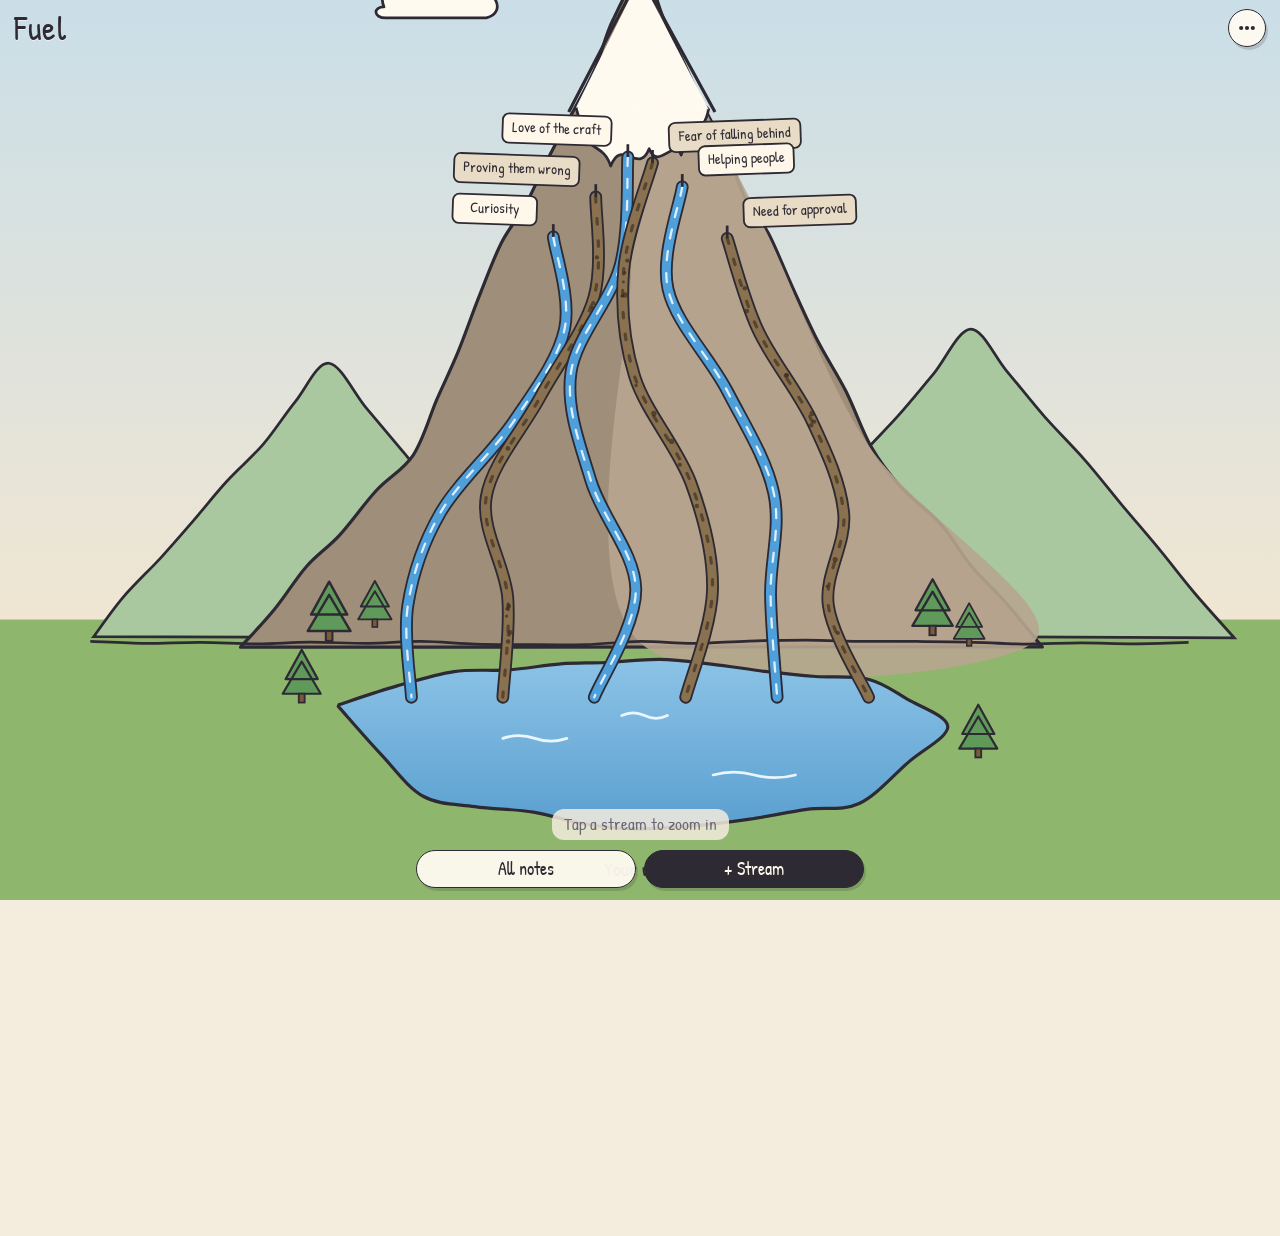
<file: fuel/index.html>
<!doctype html>
<html lang="en">
<head>
<meta charset="utf-8">
<meta name="viewport" content="width=device-width, initial-scale=1, maximum-scale=1, viewport-fit=cover, user-scalable=no">
<title>Fuel</title>
<meta name="description" content="A mountain of streams. Zoom into each one and journal what is really driving you: clean fuel or dirty fuel.">
<meta name="apple-mobile-web-app-capable" content="yes">
<meta name="mobile-web-app-capable" content="yes">
<meta name="apple-mobile-web-app-status-bar-style" content="black-translucent">
<meta name="apple-mobile-web-app-title" content="Fuel">
<meta name="theme-color" content="#f4ecdd">
<link rel="manifest" href="manifest.webmanifest">
<link rel="apple-touch-icon" href="icons/icon-180.png">
<link rel="icon" type="image/png" href="icons/icon-192.png">
<link rel="preconnect" href="https://fonts.googleapis.com">
<link rel="preconnect" href="https://fonts.gstatic.com" crossorigin>
<link href="https://fonts.googleapis.com/css2?family=Patrick+Hand&display=swap" rel="stylesheet">
<style>
  :root {
    --paper: #f4ecdd;
    --ink: #2d2a33;
    --ink-soft: #6b6572;
    --card: rgba(255, 251, 243, .94);
    --line: rgba(45, 42, 51, .18);
    --clean: #4f9fdb;
    --clean-deep: #2f6fa8;
    --dirty: #8a7250;
    --dirty-deep: #5a4631;
    --accent: #e2694a;
    --safe-top: env(safe-area-inset-top, 0px);
    --safe-bottom: env(safe-area-inset-bottom, 0px);
    --hand: "Patrick Hand", "Bradley Hand", "Marker Felt", "Comic Sans MS", cursive;
    --ui: -apple-system, BlinkMacSystemFont, "SF Pro Text", "Segoe UI", Roboto, Helvetica, Arial, sans-serif;
  }
  * { box-sizing: border-box; -webkit-tap-highlight-color: transparent; }
  html, body { margin: 0; height: 100%; overflow: hidden; overflow: clip; }
  body {
    background: var(--paper);
    color: var(--ink);
    font: 15px/1.35 var(--ui);
    -webkit-font-smoothing: antialiased;
    overscroll-behavior: none;
    position: fixed; inset: 0;
    -webkit-user-select: none; user-select: none;
  }
  button { font: inherit; color: inherit; background: none; border: 0; padding: 0; cursor: pointer; }
  textarea, input { font: inherit; color: inherit; -webkit-user-select: text; user-select: text; }

  /* ---------- Scene ---------- */
  #scene {
    position: absolute; inset: 0;
    width: 100%; height: 100%;
    display: block;
    touch-action: none;
    background: #cfe6f3;
  }
  #scene text { font-family: var(--hand); }
  .flow { animation: flow 2.4s linear infinite; }
  .flow.slow { animation-duration: 4s; }
  @keyframes flow { to { stroke-dashoffset: -48; } }
  .hit { stroke: transparent; fill: none; stroke-width: 46; stroke-linecap: round; stroke-linejoin: round; }
  .stream-g { transition: opacity .35s; }
  .stream-g.dim { opacity: .3; }
  .tag { cursor: pointer; }
  .tag rect { fill: #fffaf0; stroke: var(--ink); stroke-width: 1.4; }
  .tag.dirty rect { fill: #f3eadb; }
  .tag text { fill: var(--ink); }
  .tag .date { fill: var(--ink-soft); }
  .sign rect { fill: #fff8ea; stroke: var(--ink); stroke-width: 2; }
  .sign text { fill: var(--ink); }
  .sign.dirty rect { fill: #e9dcc6; }

  /* ---------- Chrome ---------- */
  .top {
    position: absolute; left: 0; right: 0; top: 0; z-index: 5;
    padding: calc(var(--safe-top) + 8px) 14px 8px;
    display: flex; align-items: center; justify-content: space-between;
    pointer-events: none;
  }
  .top > * { pointer-events: auto; }
  .logo {
    font-family: var(--hand); font-size: 34px; line-height: 40px; letter-spacing: .5px;
    color: var(--ink);
    text-shadow: 0 1px 0 rgba(255,255,255,.6);
  }
  .pill {
    display: inline-flex; align-items: center; gap: 6px;
    height: 38px; padding: 0 14px; border-radius: 19px;
    background: var(--card); border: 1.5px solid var(--ink);
    box-shadow: 2px 3px 0 rgba(45,42,51,.18);
    font-family: var(--hand); font-size: 18px; line-height: 1;
    color: var(--ink);
  }
  .pill:active { transform: translateY(1px); box-shadow: 1px 2px 0 rgba(45,42,51,.18); }
  .pill.round { width: 38px; padding: 0; justify-content: center; }
  .pill svg { width: 20px; height: 20px; display: block; }
  .top .right { display: flex; gap: 8px; }
  .hide { display: none !important; }

  .bottom {
    position: absolute; left: 0; right: 0; bottom: 0; z-index: 5;
    padding: 10px 14px calc(var(--safe-bottom) + 12px);
    display: flex; flex-direction: column; gap: 10px; align-items: center;
    pointer-events: none;
  }
  .bottom > * { pointer-events: auto; }
  .hint {
    font-family: var(--hand); font-size: 17px; color: var(--ink-soft);
    background: rgba(244,236,221,.85); padding: 4px 12px; border-radius: 12px;
    pointer-events: none;
  }
  .row { display: flex; gap: 8px; width: 100%; justify-content: center; flex-wrap: wrap; }
  .pill.primary { background: var(--ink); color: #fff8ea; border-color: var(--ink); }
  .pill.wide { flex: 1; justify-content: center; max-width: 220px; }

  /* Focus toolbar */
  .focusbar {
    width: 100%; max-width: 440px;
    background: var(--card); border: 1.5px solid var(--ink); border-radius: 18px;
    box-shadow: 2px 3px 0 rgba(45,42,51,.18);
    padding: 10px 12px; display: flex; flex-direction: column; gap: 10px;
  }
  .focusbar .name {
    display: flex; align-items: baseline; gap: 8px; padding: 0 4px;
  }
  .focusbar .name button {
    font-family: var(--hand); font-size: 24px; line-height: 1.1; text-align: left; flex: 1;
    min-width: 0; overflow: hidden; text-overflow: ellipsis; white-space: nowrap;
  }
  .focusbar .name button small { font-size: 14px; color: var(--ink-soft); margin-left: 8px; }
  .focusbar .row { flex-wrap: nowrap; }
  .seg {
    display: flex; border: 1.5px solid var(--ink); border-radius: 19px; overflow: hidden; flex: 0 0 auto; height: 38px;
  }
  .seg button {
    font-family: var(--hand); font-size: 18px; padding: 0 14px; line-height: 1;
    color: var(--ink-soft);
  }
  .seg button.on.clean { background: var(--clean); color: #fff; }
  .seg button.on.dirty { background: var(--dirty); color: #fff; }

  /* ---------- Sheets ---------- */
  .backdrop {
    position: absolute; inset: 0; z-index: 10;
    background: rgba(45,42,51,.35);
    display: none;
  }
  .backdrop.open { display: block; }
  .sheet {
    position: absolute; left: 0; right: 0; z-index: 11;
    background: #fffaf0; border-top: 2px solid var(--ink);
    border-radius: 22px 22px 0 0;
    padding: 14px 16px calc(var(--safe-bottom) + 16px);
    bottom: var(--kb, 0px);
    transform: translateY(105%); transition: transform .28s cubic-bezier(.2,.8,.2,1), visibility 0s .3s;
    visibility: hidden; pointer-events: none;
    max-height: 85%; overflow: auto;
  }
  .sheet.open { transform: none; visibility: visible; pointer-events: auto; transition: transform .28s cubic-bezier(.2,.8,.2,1); }
  .sheet h2 { font-family: var(--hand); font-size: 26px; margin: 0 0 4px; font-weight: 400; }
  .sheet .sub { color: var(--ink-soft); margin: 0 0 12px; font-size: 14px; }
  .prompt {
    display: flex; gap: 8px; align-items: flex-start;
    background: #f1e7d3; border-radius: 12px; padding: 10px 12px; margin-bottom: 10px;
    font-family: var(--hand); font-size: 18px; line-height: 1.2;
  }
  .prompt span { flex: 1; }
  .prompt button { font-size: 20px; line-height: 1; padding: 0 2px; color: var(--ink-soft); }
  .sheet textarea, .sheet input[type=text] {
    width: 100%; border: 1.5px solid var(--ink); border-radius: 12px;
    background: #fff; padding: 10px 12px; font-size: 17px; line-height: 1.35;
    outline: none; resize: none;
  }
  .sheet textarea { min-height: 110px; font-family: var(--hand); font-size: 20px; }
  .sheet textarea:focus, .sheet input:focus { border-color: var(--clean-deep); }
  .sheet .actions { display: flex; gap: 8px; margin-top: 12px; }
  .sheet .actions .pill { flex: 1; justify-content: center; height: 44px; border-radius: 22px; }
  .sheet .danger { color: #b3432a; }
  .sheet .typepick { display: flex; gap: 8px; margin: 10px 0 2px; }
  .sheet .typepick button {
    flex: 1; border: 1.5px solid var(--ink); border-radius: 12px; padding: 10px;
    font-family: var(--hand); font-size: 18px; color: var(--ink-soft);
  }
  .sheet .typepick button.on.clean { background: var(--clean); color: #fff; }
  .sheet .typepick button.on.dirty { background: var(--dirty); color: #fff; }
  .legend { font-size: 13px; color: var(--ink-soft); margin: 6px 0 0; }

  .notes-list { list-style: none; margin: 0; padding: 0; }
  .notes-list li {
    display: flex; gap: 10px; padding: 10px 0; border-bottom: 1px solid var(--line);
    align-items: flex-start;
  }
  .notes-list .dot { width: 12px; height: 12px; border-radius: 6px; margin-top: 6px; flex: 0 0 auto; }
  .notes-list .dot.clean { background: var(--clean); }
  .notes-list .dot.dirty { background: var(--dirty); }
  .notes-list .t { font-family: var(--hand); font-size: 18px; line-height: 1.25; }
  .notes-list .m { font-size: 12px; color: var(--ink-soft); margin-top: 2px; }
  .notes-list button { text-align: left; flex: 1; }
  .empty { color: var(--ink-soft); padding: 20px 0; text-align: center; font-family: var(--hand); font-size: 18px; }
  .menu button.item {
    display: block; width: 100%; text-align: left; padding: 14px 4px; font-size: 17px;
    border-bottom: 1px solid var(--line);
  }
  .menu button.item:last-child { border-bottom: 0; }
</style>
</head>
<body>

<svg id="scene" xmlns="http://www.w3.org/2000/svg" viewBox="0 0 800 1200" preserveAspectRatio="xMidYMid slice"></svg>

<div class="top">
  <div class="logo">Fuel</div>
  <div class="right">
    <button class="pill round" id="btnMenu" aria-label="More">
      <svg viewBox="0 0 24 24" fill="none" stroke="currentColor" stroke-width="2.2" stroke-linecap="round"><circle cx="5" cy="12" r="1.4" fill="currentColor"/><circle cx="12" cy="12" r="1.4" fill="currentColor"/><circle cx="19" cy="12" r="1.4" fill="currentColor"/></svg>
    </button>
    <button class="pill" id="btnZoomOut">
      <svg viewBox="0 0 24 24" fill="none" stroke="currentColor" stroke-width="2.2" stroke-linecap="round" stroke-linejoin="round"><path d="M9 3H3v6M15 3h6v6M9 21H3v-6M15 21h6v-6"/></svg>
      Zoom out
    </button>
  </div>
</div>

<div class="bottom">
  <div id="overviewUI" style="display:contents">
    <div class="hint">Tap a stream to zoom in</div>
    <div class="row">
      <button class="pill wide" id="btnNotes">All notes</button>
      <button class="pill wide primary" id="btnAddStream">+ Stream</button>
    </div>
  </div>
  <div id="focusUI" class="focusbar hide">
    <div class="name">
      <button id="focusName"></button>
    </div>
    <div class="row">
      <div class="seg">
        <button id="segClean" class="clean">Clean</button>
        <button id="segDirty" class="dirty">Dirty</button>
      </div>
      <button class="pill wide primary" id="btnAddNote">+ Add a note</button>
    </div>
  </div>
</div>

<div class="backdrop" id="backdrop"></div>

<!-- Note sheet -->
<div class="sheet" id="noteSheet">
  <h2 id="noteTitle">New note</h2>
  <p class="sub" id="noteSub"></p>
  <div class="prompt" id="promptBox"><span id="promptText"></span><button id="promptNext" aria-label="Another question">↻</button></div>
  <textarea id="noteText" placeholder="Write what is really going on…" rows="4"></textarea>
  <div class="actions">
    <button class="pill danger hide" id="noteDelete">Delete</button>
    <button class="pill" id="noteCancel">Cancel</button>
    <button class="pill primary" id="noteSave">Save</button>
  </div>
</div>

<!-- Stream sheet (add / rename) -->
<div class="sheet" id="streamSheet">
  <h2 id="streamTitle">New stream</h2>
  <p class="sub">A stream is one thing that drives you. Name it honestly.</p>
  <input type="text" id="streamName" placeholder="e.g. Proving them wrong" maxlength="40" autocomplete="off">
  <div class="typepick">
    <button id="pickClean" class="clean">Clean fuel</button>
    <button id="pickDirty" class="dirty">Dirty fuel</button>
  </div>
  <p class="legend">Clean: love, curiosity, purpose, service. Dirty: fear, shame, approval, proving a point.</p>
  <div class="actions">
    <button class="pill danger hide" id="streamDelete">Delete</button>
    <button class="pill" id="streamCancel">Cancel</button>
    <button class="pill primary" id="streamSave">Save</button>
  </div>
</div>

<!-- All notes sheet -->
<div class="sheet" id="listSheet">
  <h2>All notes</h2>
  <p class="sub">Newest first. Tap one to zoom to its stream.</p>
  <ul class="notes-list" id="notesList"></ul>
</div>

<!-- Menu sheet -->
<div class="sheet menu" id="menuSheet">
  <h2>Fuel</h2>
  <button class="item" id="menuBackup">Back up notes to a file</button>
  <button class="item" id="menuRestore">Restore from a backup</button>
  <button class="item" id="menuReset">Reset the mountain</button>
  <input type="file" id="restoreFile" accept="application/json,.json" class="hide">
</div>

<script>
(() => {
  'use strict';
  const $ = id => document.getElementById(id);
  const svg = $('scene');
  const NS = 'http://www.w3.org/2000/svg';
  const KEY = 'fuel-v1';
  const W = 800, H = 1200;            // scene size
  const PEAK = { x: 400, y: 170 };
  const BASE_Y = 900, BASE_HALF = 380;
  const LAKE_Y = 975;

  // ---------- Data ----------
  const PROMPTS = [
    'What were you really chasing today?',
    'Who were you trying to prove something to?',
    'If nobody ever saw this, would you still do it?',
    'What did you feel in your body while working?',
    'Were you running toward something, or away from something?',
    'What would you do with this hour if you felt enough already?',
    'Whose approval were you hoping for?',
    'What part of today felt like play?',
    'What made you tired that had nothing to do with effort?',
    'When did you feel most alive this week? What was fueling that?',
    'What are you afraid will happen if you stop?',
    'What would love do here?'
  ];
  const DEFAULT_STREAMS = [
    { name: 'Curiosity', type: 'clean' },
    { name: 'Proving them wrong', type: 'dirty' },
    { name: 'Love of the craft', type: 'clean' },
    { name: 'Fear of falling behind', type: 'dirty' },
    { name: 'Helping people', type: 'clean' },
    { name: 'Need for approval', type: 'dirty' }
  ];
  const MAX_STREAMS = 8;
  const uid = () => Math.random().toString(36).slice(2, 10);

  let state = load();
  function load() {
    try {
      const s = JSON.parse(localStorage.getItem(KEY));
      if (s && Array.isArray(s.streams)) return s;
    } catch (e) {}
    return { streams: DEFAULT_STREAMS.map(d => ({ id: uid(), name: d.name, type: d.type, notes: [] })) };
  }
  function save() { try { localStorage.setItem(KEY, JSON.stringify(state)); } catch (e) {} }

  // ---------- Geometry helpers ----------
  const seeded = seed => { let t = seed * 9301 + 49297; return () => { t = (t * 9301 + 49297) % 233280; return t / 233280; }; };
  const halfWidthAt = y => Math.max(0, (y - PEAK.y) / (BASE_Y - PEAK.y)) * BASE_HALF;
  function catmull(pts) {
    if (pts.length < 2) return '';
    let d = `M${pts[0].x.toFixed(1)} ${pts[0].y.toFixed(1)}`;
    for (let i = 0; i < pts.length - 1; i++) {
      const p0 = pts[i - 1] || pts[i], p1 = pts[i], p2 = pts[i + 1], p3 = pts[i + 2] || p2;
      const c1x = p1.x + (p2.x - p0.x) / 6, c1y = p1.y + (p2.y - p0.y) / 6;
      const c2x = p2.x - (p3.x - p1.x) / 6, c2y = p2.y - (p3.y - p1.y) / 6;
      d += ` C${c1x.toFixed(1)} ${c1y.toFixed(1)} ${c2x.toFixed(1)} ${c2y.toFixed(1)} ${p2.x.toFixed(1)} ${p2.y.toFixed(1)}`;
    }
    return d;
  }
  // Wobbly closed shape for the hand-drawn look
  function wobblyPath(pts, amp, seed, close = true) {
    const r = seeded(seed);
    const out = [];
    for (let i = 0; i < pts.length - 1; i++) {
      const a = pts[i], b = pts[i + 1];
      const segs = Math.max(2, Math.round(Math.hypot(b.x - a.x, b.y - a.y) / 60));
      for (let s = 0; s < segs; s++) {
        const t = s / segs;
        out.push({ x: a.x + (b.x - a.x) * t + (r() - .5) * amp, y: a.y + (b.y - a.y) * t + (r() - .5) * amp });
      }
    }
    out.push(pts[pts.length - 1]);
    return catmull(out) + (close ? ' Z' : '');
  }
  // Each stream gets a slot across the mountain face.
  function streamPoints(index, count) {
    const u = count === 1 ? 0 : -1 + 2 * (index + .5) / count;   // -1 .. 1
    const r = seeded(index * 17 + 3);
    const ys = 330 + Math.abs(u) * 150 + r() * 30;
    const xs = PEAK.x + u * halfWidthAt(ys) * .75;
    const xe = PEAK.x + u * 300;
    const ye = LAKE_Y - 10;
    const pts = [{ x: xs, y: ys }];
    const n = 4;
    for (let i = 1; i <= n; i++) {
      const t = i / (n + 1);
      const y = ys + (ye - ys) * t;
      const wig = Math.sin(t * Math.PI * 2 + index) * (28 + r() * 22) + (r() - .5) * 24;
      pts.push({ x: xs + (xe - xs) * t + wig, y });
    }
    pts.push({ x: xe, y: ye });
    return pts;
  }

  // ---------- Build scene ----------
  const el = (tag, attrs = {}, parent) => {
    const e = document.createElementNS(NS, tag);
    for (const k in attrs) e.setAttribute(k, attrs[k]);
    if (parent) parent.appendChild(e);
    return e;
  };
  let streamLayer, tagLayer, signLayer;
  function buildStatic() {
    svg.innerHTML = '';
    const defs = el('defs', {}, svg);
    const sky = el('linearGradient', { id: 'sky', x1: 0, y1: 0, x2: 0, y2: 1 }, defs);
    el('stop', { offset: 0, 'stop-color': '#bfdcee' }, sky);
    el('stop', { offset: 1, 'stop-color': '#f1e6d2' }, sky);
    const water = el('linearGradient', { id: 'water', x1: 0, y1: 0, x2: 0, y2: 1 }, defs);
    el('stop', { offset: 0, 'stop-color': '#8cc3e6' }, water);
    el('stop', { offset: 1, 'stop-color': '#5a9fd0' }, water);

    // Sky and ground extend far beyond the scene so panning never shows gaps.
    el('rect', { x: -4000, y: -4000, width: 8800, height: 4000 + 760, fill: '#bfdcee' }, svg);
    el('rect', { x: -4000, y: 0, width: 8800, height: 900, fill: 'url(#sky)' }, svg);
    el('rect', { x: -4000, y: 880, width: 8800, height: 6000, fill: '#8fb66d' }, svg);

    // Sun
    el('circle', { cx: 660, cy: 150, r: 46, fill: '#f7cf6a', stroke: '#2d2a33', 'stroke-width': 3 }, svg);
    // Clouds
    [[120, 210, 1], [560, 90, .75], [230, 120, .6]].forEach(([x, y, s]) => {
      const g = el('g', { transform: `translate(${x} ${y}) scale(${s})` }, svg);
      el('path', { d: 'M0 0 c-10 -24 24 -40 42 -22 c8 -26 50 -22 54 4 c24 -6 40 24 16 30 l-110 0 c-14 0 -14 -12 -2 -12 Z', fill: '#fffaf0', stroke: '#2d2a33', 'stroke-width': 3, 'stroke-linejoin': 'round' }, g);
    });

    // Back hills
    el('path', { d: wobblyPath([{ x: -200, y: 900 }, { x: 60, y: 600 }, { x: 300, y: 900 }], 6, 11), fill: '#a9c8a0', stroke: '#2d2a33', 'stroke-width': 3 }, svg);
    el('path', { d: wobblyPath([{ x: 480, y: 900 }, { x: 760, y: 560 }, { x: 1050, y: 900 }], 6, 12), fill: '#a9c8a0', stroke: '#2d2a33', 'stroke-width': 3 }, svg);

    // Mountain
    const mtn = [
      { x: PEAK.x - BASE_HALF - 60, y: BASE_Y + 10 }, { x: 150, y: 700 }, { x: 250, y: 470 }, { x: 320, y: 330 },
      PEAK, { x: 470, y: 320 }, { x: 540, y: 460 }, { x: 650, y: 690 }, { x: PEAK.x + BASE_HALF + 60, y: BASE_Y + 10 }
    ];
    el('path', { d: wobblyPath(mtn, 8, 5), fill: '#9f8f7a', stroke: '#2d2a33', 'stroke-width': 3.5, 'stroke-linejoin': 'round' }, svg);
    // Sunlit face
    el('path', { d: catmull([{ x: 400, y: 175 }, { x: 470, y: 320 }, { x: 540, y: 460 }, { x: 650, y: 690 }, { x: 830, y: 905 }, { x: 400, y: 905 }, { x: 390, y: 500 }]), fill: '#b7a68f', opacity: .9 }, svg);
    // Snow cap
    el('path', { d: 'M330 320 C350 300 370 330 390 300 C400 285 410 300 420 310 C440 330 455 300 475 322 C470 350 452 345 445 372 C438 352 420 390 410 365 C398 395 380 352 368 384 C360 360 345 368 338 348 Z', fill: '#fffaf0', stroke: '#2d2a33', 'stroke-width': 3, 'stroke-linejoin': 'round' }, svg);
    el('path', { d: 'M330 320 L400 178 L475 322', fill: '#fffaf0' }, svg);
    el('path', { d: 'M322 325 L400 175 L482 325', fill: 'none', stroke: '#2d2a33', 'stroke-width': 3.5, 'stroke-linejoin': 'round' }, svg);

    // Meadow with lake
    el('path', { d: wobblyPath([{ x: -200, y: 905 }, { x: 1000, y: 905 }], 5, 21, false), fill: 'none', stroke: '#2d2a33', 'stroke-width': 3 }, svg);
    el('path', { d: wobblyPath([{ x: 70, y: LAKE_Y }, { x: 200, y: 935 }, { x: 420, y: 925 }, { x: 650, y: 945 }, { x: 740, y: LAKE_Y + 20 }, { x: 640, y: 1080 }, { x: 400, y: 1110 }, { x: 160, y: 1075 }, { x: 70, y: LAKE_Y }], 7, 31), fill: 'url(#water)', stroke: '#2d2a33', 'stroke-width': 3.5, 'stroke-linejoin': 'round' }, svg);
    [[250, 1010, 70], [480, 1050, 90], [380, 985, 50]].forEach(([x, y, l]) => el('path', { d: `M${x} ${y} q${l / 4} -6 ${l / 2} 0 t${l / 2} 0`, fill: 'none', stroke: '#eaf6ff', 'stroke-width': 3, 'stroke-linecap': 'round' }, svg));
    const lakeLabel = el('text', { x: 400, y: 1160, 'text-anchor': 'middle', 'font-size': 22, fill: '#2d2a33' }, svg);
    lakeLabel.textContent = 'Your work';

    // Trees
    const tree = (x, y, s) => {
      const g = el('g', { transform: `translate(${x} ${y}) scale(${s})` }, svg);
      el('path', { d: 'M0 -46 L22 -6 L-22 -6 Z M0 -30 L26 14 L-26 14 Z', fill: '#5f9a5a', stroke: '#2d2a33', 'stroke-width': 3, 'stroke-linejoin': 'round' }, g);
      el('rect', { x: -4, y: 14, width: 8, height: 12, fill: '#7a5a3a', stroke: '#2d2a33', 'stroke-width': 2.5 }, g);
    };
    [[60, 880, .9], [110, 870, .7], [720, 875, .85], [760, 892, .65], [30, 950, .8], [770, 1010, .8]].forEach(a => tree(...a));

    streamLayer = el('g', { id: 'streams' }, svg);
    signLayer = el('g', { id: 'signs' }, svg);
    tagLayer = el('g', { id: 'tags' }, svg);
  }

  // Text wrapping measured with canvas (same hand font).
  const meas = document.createElement('canvas').getContext('2d');
  function wrap(text, fontSize, maxW, maxLines) {
    meas.font = `${fontSize}px ${getComputedStyle(document.body).getPropertyValue('--hand')}`;
    const words = text.replace(/\s+/g, ' ').trim().split(' ');
    const lines = []; let cur = '';
    for (const w of words) {
      const t = cur ? cur + ' ' + w : w;
      if (meas.measureText(t).width <= maxW || !cur) cur = t; else { lines.push(cur); cur = w; }
      if (lines.length === maxLines) break;
    }
    if (lines.length < maxLines) lines.push(cur);
    if (lines.length === maxLines && (words.join(' ').length > lines.join(' ').length)) {
      let last = lines[maxLines - 1];
      while (last && meas.measureText(last + '…').width > maxW) last = last.slice(0, -1);
      lines[maxLines - 1] = last + '…';
    }
    return lines.filter(Boolean);
  }
  const fmtDate = ts => new Date(ts).toLocaleDateString(undefined, { month: 'short', day: 'numeric' });

  const streamGeo = new Map();  // id -> { path element, bbox }
  function renderStreams() {
    streamLayer.innerHTML = ''; signLayer.innerHTML = ''; tagLayer.innerHTML = '';
    streamGeo.clear();
    const n = state.streams.length;
    state.streams.forEach((s, i) => {
      const pts = streamPoints(i, n);
      const d = catmull(pts);
      const dirty = s.type === 'dirty';
      const g = el('g', { class: 'stream-g' + (focusId && focusId !== s.id ? ' dim' : ''), 'data-stream': s.id }, streamLayer);
      el('path', { d, fill: 'none', stroke: '#2d2a33', 'stroke-width': 14, 'stroke-linecap': 'round', 'stroke-linejoin': 'round' }, g);
      const main = el('path', { d, fill: 'none', stroke: dirty ? '#8a7250' : '#4f9fdb', 'stroke-width': 10, 'stroke-linecap': 'round', 'stroke-linejoin': 'round' }, g);
      el('path', { d, class: 'flow' + (dirty ? ' slow' : ''), fill: 'none', stroke: dirty ? '#4b3a28' : '#e6f4ff', 'stroke-width': dirty ? 3.5 : 2.5, 'stroke-linecap': 'round', 'stroke-dasharray': dirty ? '6 18' : '10 14', opacity: dirty ? .8 : .95 }, g);
      if (dirty) {
        // sediment specks
        const r = seeded(i + 77);
        const L = main.getTotalLength();
        for (let k = 0; k < 10; k++) {
          const p = main.getPointAtLength(L * (0.1 + 0.8 * r()));
          el('circle', { cx: p.x + (r() - .5) * 6, cy: p.y + (r() - .5) * 6, r: 1.6 + r() * 1.4, fill: '#3a2d1f', opacity: .7 }, g);
        }
      }
      el('path', { d, class: 'hit' }, g);

      // Signpost at the source
      const src = pts[0];
      const sign = el('g', { class: 'sign' + (dirty ? ' dirty' : ''), 'data-stream': s.id }, signLayer);
      const lines = wrap(s.name, 16, 150, 2);
      const sw = Math.max(70, ...lines.map(l => meas.measureText(l).width)) + 22;
      const sh = 14 + lines.length * 18;
      const side = src.x < PEAK.x ? -1 : 1;
      const sx = src.x + side * 18 - (side < 0 ? sw : 0), sy = src.y - sh - 14;
      el('line', { x1: src.x, y1: src.y, x2: src.x, y2: sy + sh, stroke: '#2d2a33', 'stroke-width': 3 }, sign);
      el('rect', { x: sx, y: sy, width: sw, height: sh, rx: 7, transform: `rotate(${side * -2} ${sx + sw / 2} ${sy + sh / 2})` }, sign);
      const t = el('text', { x: sx + sw / 2, y: sy + 20, 'text-anchor': 'middle', 'font-size': 16, transform: `rotate(${side * -2} ${sx + sw / 2} ${sy + sh / 2})` }, sign);
      lines.forEach((l, li) => { const ts = el('tspan', { x: sx + sw / 2, dy: li ? 18 : 0 }, t); ts.textContent = l; });

      // Notes along the stream
      const L = main.getTotalLength();
      const notes = s.notes;
      let minX = Math.min(...pts.map(p => p.x)) - 20, maxX = Math.max(...pts.map(p => p.x)) + 20;
      let minY = sy - 10, maxY = pts[pts.length - 1].y + 20;
      minX = Math.min(minX, sx); maxX = Math.max(maxX, sx + sw);
      notes.forEach((note, k) => {
        const tpos = (k + 1) / (notes.length + 1);
        const p = main.getPointAtLength(L * (0.12 + 0.76 * tpos));
        const tw = 168, fs = 13, lh = 16;
        const nl = wrap(note.text, fs, tw - 20, 5);
        const th = 12 + nl.length * lh + 14;
        const tside = (k % 2 === 0) ? -1 : 1;
        let tx = p.x + tside * 26 - (tside < 0 ? tw : 0);
        tx = Math.max(6, Math.min(W - tw - 6, tx));
        const ty = p.y - th / 2;
        const tg = el('g', { class: 'tag' + (dirty ? ' dirty' : ''), 'data-note': note.id, 'data-stream': s.id }, tagLayer);
        const ax = tx + (tside < 0 ? tw : 0);
        el('line', { x1: p.x, y1: p.y, x2: ax, y2: p.y, stroke: '#2d2a33', 'stroke-width': 1.6 }, tg);
        el('circle', { cx: p.x, cy: p.y, r: 4, fill: '#fffaf0', stroke: '#2d2a33', 'stroke-width': 1.6 }, tg);
        const rot = ((k * 37) % 5 - 2) * .8;
        const inner = el('g', { transform: `rotate(${rot} ${tx + tw / 2} ${ty + th / 2})` }, tg);
        el('rect', { x: tx, y: ty, width: tw, height: th, rx: 6 }, inner);
        const tt = el('text', { x: tx + 10, y: ty + 10 + fs, 'font-size': fs }, inner);
        nl.forEach((l, li) => { const ts = el('tspan', { x: tx + 10, dy: li ? lh : 0 }, tt); ts.textContent = l; });
        const dt = el('text', { x: tx + tw - 10, y: ty + th - 7, 'font-size': 9, 'text-anchor': 'end', class: 'date' }, inner);
        dt.textContent = fmtDate(note.at);
        minX = Math.min(minX, tx - 4); maxX = Math.max(maxX, tx + tw + 4);
        minY = Math.min(minY, ty - 4); maxY = Math.max(maxY, ty + th + 4);
      });
      streamGeo.set(s.id, { bbox: { x: minX, y: minY, w: maxX - minX, h: maxY - minY } });
    });
  }

  // ---------- Camera ----------
  const cam = { x: 0, y: 0, w: W };          // viewBox: x, y, w ; h follows screen aspect
  const aspect = () => svg.clientHeight / Math.max(1, svg.clientWidth);
  const MIN_W = 150, MAX_W = 1400;
  function applyCam() {
    const h = cam.w * aspect();
    svg.setAttribute('viewBox', `${cam.x} ${cam.y} ${cam.w} ${h}`);
  }
  function clampCam() {
    cam.w = Math.max(MIN_W, Math.min(MAX_W, cam.w));
    const h = cam.w * aspect();
    // keep the mountain mostly in frame
    cam.x = Math.max(-cam.w * .6, Math.min(W - cam.w * .4, cam.x));
    cam.y = Math.max(-h * .5, Math.min(H - h * .5, cam.y));
  }
  // Screen-space insets covered by the top and bottom chrome, in CSS px.
  function insets() {
    const top = document.querySelector('.top').getBoundingClientRect().bottom;
    const bottom = svg.clientHeight - document.querySelector('.bottom').getBoundingClientRect().top;
    return { top: top + 6, bottom: bottom + 6 };
  }
  // Fit a scene box into the part of the screen not covered by chrome.
  function fitCam(b, padPx = 14) {
    const sw = svg.clientWidth, sh = svg.clientHeight, ins = insets();
    const availW = sw - padPx * 2, availH = sh - ins.top - ins.bottom - padPx * 2;
    let s = Math.min(availW / b.w, availH / b.h);           // px per scene unit
    s = Math.max(sw / MAX_W, Math.min(sw / MIN_W, s));
    const w = sw / s;
    const cy = ins.top + padPx + availH / 2;                  // screen y of the box centre
    return { x: b.x + b.w / 2 - sw / 2 / s, y: b.y + b.h / 2 - cy / s, w };
  }
  const overviewCam = () => fitCam({ x: 0, y: 150, w: W, h: 1040 }, 0);
  let anim = null;
  function animateTo(target, ms = 520) {
    if (anim) cancelAnimationFrame(anim);
    const from = { ...cam }, t0 = performance.now();
    const ease = t => 1 - Math.pow(1 - t, 3);
    const step = now => {
      const t = Math.min(1, (now - t0) / ms), e = ease(t);
      cam.x = from.x + (target.x - from.x) * e;
      cam.y = from.y + (target.y - from.y) * e;
      cam.w = from.w + (target.w - from.w) * e;
      applyCam();
      if (t < 1) anim = requestAnimationFrame(step); else anim = null;
    };
    anim = requestAnimationFrame(step);
  }

  // ---------- Focus ----------
  let focusId = null;
  const streamById = id => state.streams.find(s => s.id === id);
  function focusStream(id) {
    focusId = id;
    renderStreams();
    const g = streamGeo.get(id);
    if (g) animateTo(fitCam(g.bbox));
    updateChrome();
  }
  function zoomOut() {
    focusId = null;
    renderStreams();
    animateTo(overviewCam());
    updateChrome();
  }
  function updateChrome() {
    const s = focusId && streamById(focusId);
    $('overviewUI').classList.toggle('hide', !!s);
    $('focusUI').classList.toggle('hide', !s);
    $('btnZoomOut').classList.toggle('hide', !s);
    if (s) {
      $('focusName').innerHTML = '';
      $('focusName').append(s.name);
      const small = document.createElement('small'); small.textContent = s.notes.length ? `${s.notes.length} note${s.notes.length === 1 ? '' : 's'}` : 'tap to rename';
      $('focusName').append(small);
      $('segClean').classList.toggle('on', s.type === 'clean');
      $('segDirty').classList.toggle('on', s.type === 'dirty');
    }
  }

  // ---------- Gestures ----------
  const ptrs = new Map();
  let gesture = null;   // { startCam, startDist, startMid, moved, t0, target }
  const toScene = (px, py) => {
    const r = svg.getBoundingClientRect();
    return { x: cam.x + (px - r.left) / r.width * cam.w, y: cam.y + (py - r.top) / r.height * cam.w * aspect() };
  };
  svg.addEventListener('pointerdown', e => {
    if (anim) { cancelAnimationFrame(anim); anim = null; }
    ptrs.set(e.pointerId, { x: e.clientX, y: e.clientY });
    svg.setPointerCapture(e.pointerId);
    beginGesture(e.target);
  });
  function beginGesture(target) {
    const p = [...ptrs.values()];
    gesture = {
      startCam: { ...cam }, moved: gesture ? gesture.moved : false, t0: gesture ? gesture.t0 : performance.now(),
      target: gesture ? gesture.target : target,
      mid: p.length > 1 ? { x: (p[0].x + p[1].x) / 2, y: (p[0].y + p[1].y) / 2 } : { ...p[0] },
      dist: p.length > 1 ? Math.hypot(p[0].x - p[1].x, p[0].y - p[1].y) : 0,
      midScene: null
    };
    gesture.midScene = toScene(gesture.mid.x, gesture.mid.y);
  }
  svg.addEventListener('pointermove', e => {
    if (!ptrs.has(e.pointerId) || !gesture) return;
    ptrs.set(e.pointerId, { x: e.clientX, y: e.clientY });
    const p = [...ptrs.values()];
    const r = svg.getBoundingClientRect();
    const scale = cam.w / r.width;
    if (p.length === 1) {
      const dx = p[0].x - gesture.mid.x, dy = p[0].y - gesture.mid.y;
      if (Math.hypot(dx, dy) > 6) gesture.moved = true;
      cam.x = gesture.startCam.x - dx * (gesture.startCam.w / r.width);
      cam.y = gesture.startCam.y - dy * (gesture.startCam.w / r.width);
      clampCam(); applyCam();
    } else {
      gesture.moved = true;
      const mid = { x: (p[0].x + p[1].x) / 2, y: (p[0].y + p[1].y) / 2 };
      const dist = Math.hypot(p[0].x - p[1].x, p[0].y - p[1].y) || 1;
      let w = gesture.startCam.w * (gesture.dist / dist);
      w = Math.max(MIN_W, Math.min(MAX_W, w));
      // keep the scene point under the fingers' midpoint fixed
      cam.w = w;
      cam.x = gesture.midScene.x - (mid.x - r.left) / r.width * w;
      cam.y = gesture.midScene.y - (mid.y - r.top) / r.height * w * aspect();
      clampCam(); applyCam();
    }
  });
  let lastTap = 0;
  function endPointer(e) {
    if (!ptrs.has(e.pointerId)) return;
    ptrs.delete(e.pointerId);
    if (ptrs.size > 0) { beginGesture(); return; }
    const g = gesture; gesture = null;
    if (!g) return;
    const quick = performance.now() - g.t0 < 400;
    if (!g.moved && quick) {
      const t = g.target && g.target.closest ? g.target : null;
      const tag = t && t.closest('[data-note]');
      const st = t && t.closest('[data-stream]');
      if (tag) { openNoteSheet(tag.getAttribute('data-stream'), tag.getAttribute('data-note')); return; }
      if (st) { const id = st.getAttribute('data-stream'); if (focusId !== id) focusStream(id); return; }
      // double tap on empty space: zoom in there; single tap does nothing
      const now = performance.now();
      if (now - lastTap < 320) {
        const sp = toScene(e.clientX, e.clientY);
        const w = Math.max(MIN_W, cam.w / 2);
        animateTo({ x: sp.x - w / 2, y: sp.y - w * aspect() / 2, w }, 380);
        lastTap = 0;
      } else lastTap = now;
    }
  }
  svg.addEventListener('pointerup', endPointer);
  svg.addEventListener('pointercancel', endPointer);
  svg.addEventListener('wheel', e => {   // desktop convenience
    e.preventDefault();
    const sp = toScene(e.clientX, e.clientY);
    const f = Math.exp(e.deltaY * 0.0015);
    const w = Math.max(MIN_W, Math.min(MAX_W, cam.w * f));
    const r = svg.getBoundingClientRect();
    cam.w = w;
    cam.x = sp.x - (e.clientX - r.left) / r.width * w;
    cam.y = sp.y - (e.clientY - r.top) / r.height * w * aspect();
    clampCam(); applyCam();
  }, { passive: false });

  // ---------- Sheets ----------
  const backdrop = $('backdrop');
  let openSheet = null, openedAt = 0;
  function show(id) { openSheet = $(id); openedAt = performance.now(); openSheet.classList.add('open'); backdrop.classList.add('open'); }
  function closeSheets() { document.querySelectorAll('.sheet.open').forEach(s => s.classList.remove('open')); backdrop.classList.remove('open'); openSheet = null; document.activeElement && document.activeElement.blur && document.activeElement.blur(); }
  // Ignore the click a touch synthesises right after a tap on the scene opened a sheet.
  backdrop.addEventListener('click', () => { if (performance.now() - openedAt > 450) closeSheets(); });

  // Note sheet
  let noteCtx = null; // { streamId, noteId|null }
  let promptIdx = Math.floor(Math.random() * PROMPTS.length);
  function openNoteSheet(streamId, noteId) {
    const s = streamById(streamId); if (!s) return;
    const note = noteId ? s.notes.find(n => n.id === noteId) : null;
    noteCtx = { streamId, noteId: note ? note.id : null };
    $('noteTitle').textContent = note ? 'Edit note' : 'New note';
    $('noteSub').textContent = `${s.name} · ${s.type === 'dirty' ? 'dirty fuel' : 'clean fuel'}` + (note ? ` · ${new Date(note.at).toLocaleString(undefined, { dateStyle: 'medium', timeStyle: 'short' })}` : '');
    $('promptBox').classList.toggle('hide', !!note);
    $('promptText').textContent = PROMPTS[promptIdx];
    $('noteText').value = note ? note.text : '';
    $('noteDelete').classList.toggle('hide', !note);
    show('noteSheet');
    setTimeout(() => $('noteText').focus(), 60);
  }
  $('promptNext').addEventListener('click', () => { promptIdx = (promptIdx + 1) % PROMPTS.length; $('promptText').textContent = PROMPTS[promptIdx]; });
  $('noteCancel').addEventListener('click', closeSheets);
  $('noteSave').addEventListener('click', () => {
    const s = streamById(noteCtx.streamId); const text = $('noteText').value.trim();
    if (!s) return closeSheets();
    if (noteCtx.noteId) {
      const n = s.notes.find(n => n.id === noteCtx.noteId);
      if (n) { if (text) n.text = text; else s.notes = s.notes.filter(x => x !== n); }
    } else if (text) {
      s.notes.push({ id: uid(), text, at: Date.now() });
    }
    save(); closeSheets();
    if (focusId === s.id) focusStream(s.id); else { renderStreams(); updateChrome(); }
  });
  $('noteDelete').addEventListener('click', () => {
    const s = streamById(noteCtx.streamId);
    if (s && confirm('Delete this note?')) { s.notes = s.notes.filter(n => n.id !== noteCtx.noteId); save(); closeSheets(); focusStream(s.id); }
  });
  $('btnAddNote').addEventListener('click', () => focusId && openNoteSheet(focusId, null));

  // Stream sheet
  let streamCtx = null; // { id|null, type }
  function openStreamSheet(id) {
    const s = id ? streamById(id) : null;
    streamCtx = { id: s ? s.id : null, type: s ? s.type : 'dirty' };
    $('streamTitle').textContent = s ? 'Rename stream' : 'New stream';
    $('streamName').value = s ? s.name : '';
    $('streamDelete').classList.toggle('hide', !s);
    paintTypePick();
    show('streamSheet');
    setTimeout(() => $('streamName').focus(), 60);
  }
  function paintTypePick() {
    $('pickClean').classList.toggle('on', streamCtx.type === 'clean');
    $('pickDirty').classList.toggle('on', streamCtx.type === 'dirty');
  }
  $('pickClean').addEventListener('click', () => { streamCtx.type = 'clean'; paintTypePick(); });
  $('pickDirty').addEventListener('click', () => { streamCtx.type = 'dirty'; paintTypePick(); });
  $('streamCancel').addEventListener('click', closeSheets);
  $('streamSave').addEventListener('click', () => {
    const name = $('streamName').value.trim();
    if (!name) { $('streamName').focus(); return; }
    if (streamCtx.id) {
      const s = streamById(streamCtx.id); s.name = name; s.type = streamCtx.type;
      save(); closeSheets(); focusStream(s.id);
    } else {
      const s = { id: uid(), name, type: streamCtx.type, notes: [] };
      state.streams.push(s); save(); closeSheets(); focusStream(s.id);
    }
  });
  $('streamDelete').addEventListener('click', () => {
    const s = streamById(streamCtx.id); if (!s) return;
    const msg = s.notes.length ? `Delete "${s.name}" and its ${s.notes.length} note${s.notes.length === 1 ? '' : 's'}?` : `Delete "${s.name}"?`;
    if (confirm(msg)) { state.streams = state.streams.filter(x => x.id !== s.id); save(); closeSheets(); zoomOut(); }
  });
  $('btnAddStream').addEventListener('click', () => {
    if (state.streams.length >= MAX_STREAMS) { alert(`The mountain holds ${MAX_STREAMS} streams. Delete one to add another.`); return; }
    openStreamSheet(null);
  });
  $('focusName').addEventListener('click', () => focusId && openStreamSheet(focusId));
  $('segClean').addEventListener('click', () => setType('clean'));
  $('segDirty').addEventListener('click', () => setType('dirty'));
  function setType(t) { const s = streamById(focusId); if (!s || s.type === t) return; s.type = t; save(); renderStreams(); updateChrome(); }

  // All notes
  $('btnNotes').addEventListener('click', () => {
    const list = $('notesList'); list.innerHTML = '';
    const all = [];
    state.streams.forEach(s => s.notes.forEach(n => all.push({ s, n })));
    all.sort((a, b) => b.n.at - a.n.at);
    if (!all.length) { const li = document.createElement('li'); li.className = 'empty'; li.textContent = 'No notes yet. Zoom into a stream and add one.'; list.appendChild(li); }
    all.forEach(({ s, n }) => {
      const li = document.createElement('li');
      const dot = document.createElement('span'); dot.className = 'dot ' + s.type;
      const b = document.createElement('button');
      const t = document.createElement('div'); t.className = 't'; t.textContent = n.text;
      const m = document.createElement('div'); m.className = 'm'; m.textContent = `${s.name} · ${new Date(n.at).toLocaleString(undefined, { dateStyle: 'medium', timeStyle: 'short' })}`;
      b.append(t, m); li.append(dot, b); list.appendChild(li);
      b.addEventListener('click', () => { closeSheets(); focusStream(s.id); });
    });
    show('listSheet');
  });

  // Menu
  $('btnMenu').addEventListener('click', () => show('menuSheet'));
  $('menuBackup').addEventListener('click', () => {
    const blob = new Blob([JSON.stringify({ app: 'fuel', exported: new Date().toISOString(), ...state }, null, 2)], { type: 'application/json' });
    const a = document.createElement('a'); a.href = URL.createObjectURL(blob);
    a.download = `fuel-backup-${new Date().toISOString().slice(0, 10)}.json`; document.body.appendChild(a); a.click();
    setTimeout(() => { URL.revokeObjectURL(a.href); a.remove(); }, 1000); closeSheets();
  });
  $('menuRestore').addEventListener('click', () => $('restoreFile').click());
  $('restoreFile').addEventListener('change', e => {
    const f = e.target.files[0]; if (!f) return;
    f.text().then(txt => {
      const data = JSON.parse(txt);
      if (!data || !Array.isArray(data.streams)) throw new Error('bad');
      if (confirm('Replace everything on the mountain with this backup?')) { state = { streams: data.streams }; save(); zoomOut(); }
    }).catch(() => alert('That file is not a Fuel backup.')).finally(() => { e.target.value = ''; closeSheets(); });
  });
  $('menuReset').addEventListener('click', () => {
    if (confirm('Reset the mountain to the starting streams? All notes will be deleted.')) {
      localStorage.removeItem(KEY); state = load(); save(); closeSheets(); zoomOut();
    }
  });
  $('btnZoomOut').addEventListener('click', zoomOut);

  // Keep sheets above the iPhone keyboard.
  if (window.visualViewport) {
    const vv = window.visualViewport;
    const onVV = () => {
      const kb = Math.max(0, window.innerHeight - vv.height - vv.offsetTop);
      document.documentElement.style.setProperty('--kb', kb + 'px');
      document.body.scrollTop = 0; document.documentElement.scrollTop = 0;
    };
    vv.addEventListener('resize', onVV); vv.addEventListener('scroll', onVV);
  }
  document.addEventListener('focusin', () => setTimeout(() => { document.body.scrollTop = 0; }, 0));

  // ---------- Boot ----------
  save();
  buildStatic();
  renderStreams();
  Object.assign(cam, overviewCam()); applyCam();
  updateChrome();
  const ready = (document.fonts && document.fonts.ready) || Promise.resolve();
  ready.then(() => renderStreams());
  let rt;
  window.addEventListener('resize', () => { clearTimeout(rt); rt = setTimeout(() => { if (focusId) focusStream(focusId); else { Object.assign(cam, overviewCam()); applyCam(); } }, 80); });
  if ('serviceWorker' in navigator) navigator.serviceWorker.register('sw.js').catch(() => {});
})();
</script>
</body>
</html>
</file>
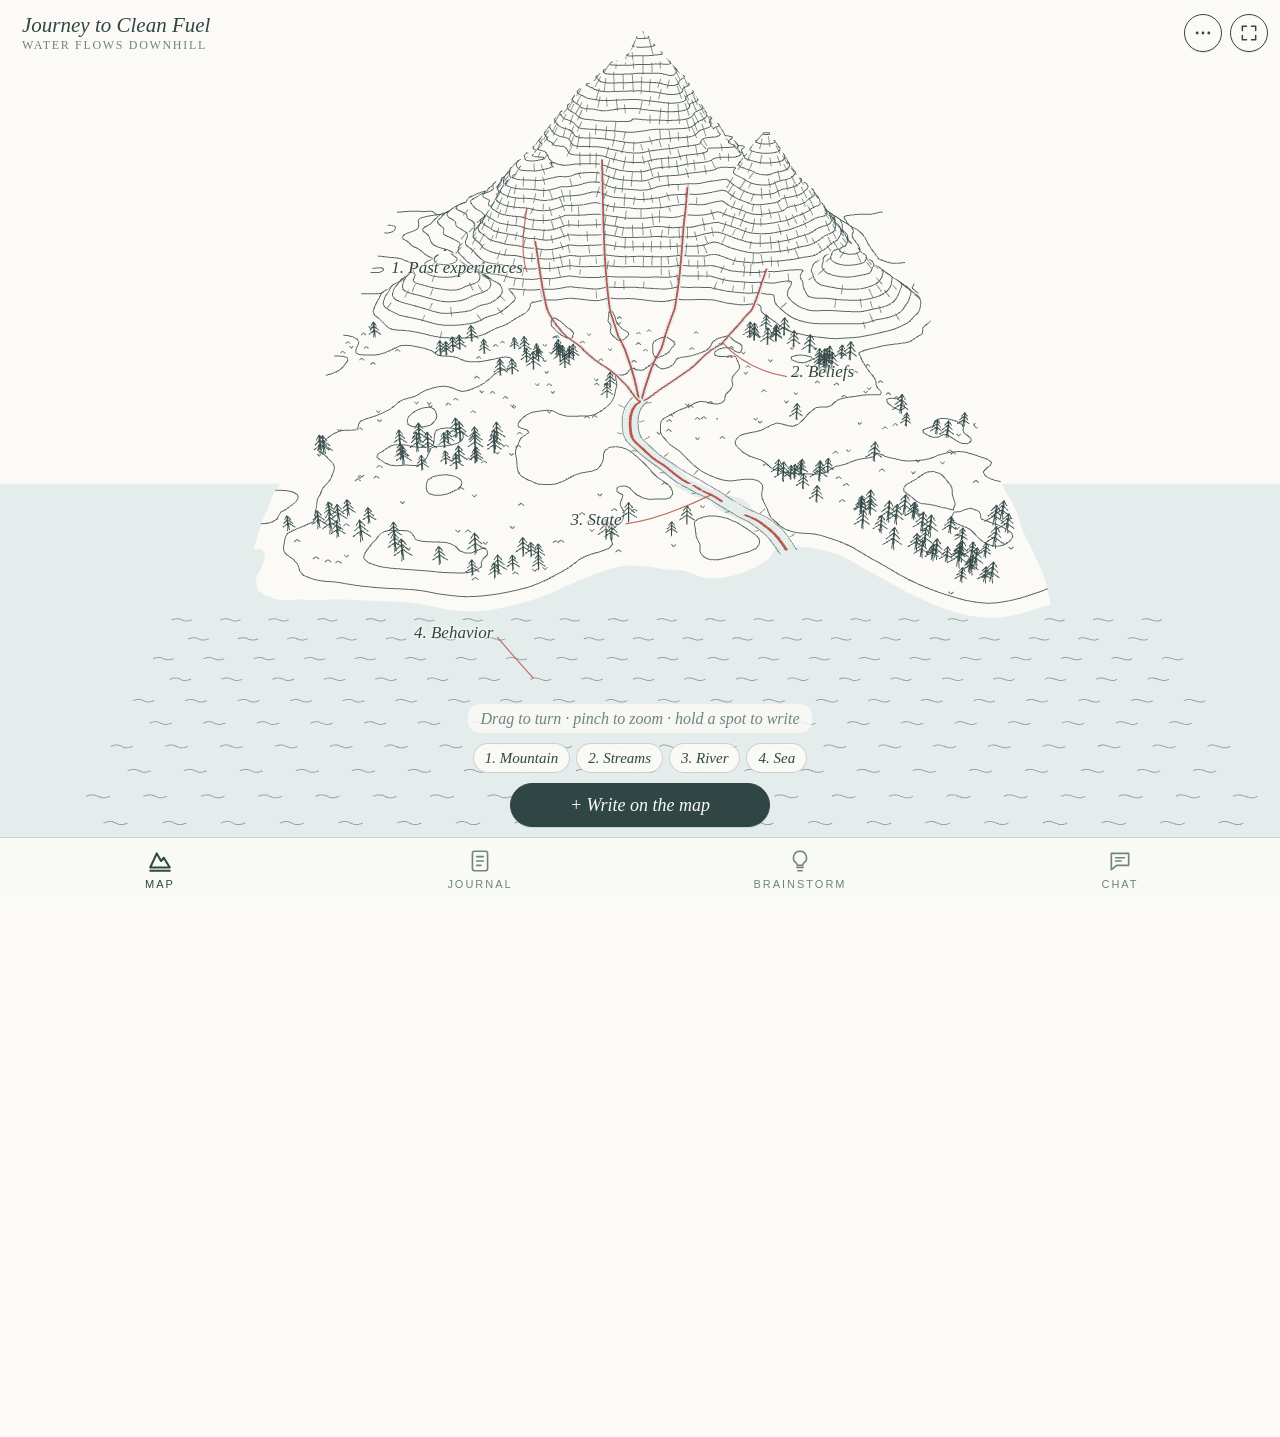
<file: journey/index.html>
<!doctype html>
<html lang="en">
<head>
<meta charset="utf-8">
<meta name="viewport" content="width=device-width, initial-scale=1, maximum-scale=1, viewport-fit=cover, user-scalable=no">
<title>Journey to Clean Fuel</title>
<meta name="description" content="One landscape: a mountain, the streams, the river, the sea. Zoom in, write what is really driving you, zoom back out.">
<meta name="apple-mobile-web-app-capable" content="yes">
<meta name="mobile-web-app-capable" content="yes">
<meta name="apple-mobile-web-app-status-bar-style" content="default">
<meta name="apple-mobile-web-app-title" content="Clean Fuel">
<meta name="theme-color" content="#fbfaf6">
<link rel="manifest" href="manifest.webmanifest">
<link rel="apple-touch-icon" href="icons/icon-180.png">
<link rel="icon" type="image/png" href="icons/icon-192.png">
<style>
  :root {
    --paper: #fbfaf6;
    --ink: #2f4644;
    --ink-soft: #6f8382;
    --line: rgba(47,70,68,.22);
    --red: #b7584e;
    --teal: #3f8a86;
    --sea: #e4ecec;
    --card: rgba(251,250,246,.92);
    --safe-top: env(safe-area-inset-top, 0px);
    --safe-bottom: env(safe-area-inset-bottom, 0px);
    --serif: "Iowan Old Style", "Palatino Linotype", Palatino, "Book Antiqua", Georgia, "Times New Roman", serif;
    --ui: -apple-system, BlinkMacSystemFont, "SF Pro Text", "Segoe UI", Roboto, Helvetica, Arial, sans-serif;
  }
  * { box-sizing: border-box; -webkit-tap-highlight-color: transparent; }
  html, body { margin: 0; height: 100%; overflow: hidden; }
  body {
    background: var(--paper); color: var(--ink);
    font: 15px/1.35 var(--ui);
    -webkit-font-smoothing: antialiased;
    overscroll-behavior: none;
    position: fixed; inset: 0;
    -webkit-user-select: none; user-select: none;
    -webkit-touch-callout: none;
  }
  button { font: inherit; color: inherit; background: none; border: 0; padding: 0; cursor: pointer; }
  textarea, input { font: inherit; color: inherit; -webkit-user-select: text; user-select: text; }
  .hide { display: none !important; }

  /* ---------- Map ---------- */
  #map { position: absolute; inset: 0; }
  #gl { position: absolute; inset: 0; width: 100%; height: 100%; display: block; touch-action: none; background: var(--paper); }
  #overlay { position: absolute; inset: 0; pointer-events: none; overflow: hidden; }
  #leaders { position: absolute; inset: 0; width: 100%; height: 100%; }
  #leaders path { fill: none; stroke: var(--red); stroke-width: 1.2; opacity: .85; }
  #leaders path.lead-note { stroke-width: 1.3; }
  #leaders circle.dot { fill: var(--paper); stroke: var(--ink); stroke-width: 1.5; }
  #leaders circle.dot.dirty { fill: var(--red); stroke: var(--red); }
  #leaders circle.dot.clean { fill: var(--teal); stroke: var(--teal); }
  #leaders circle.ghost { fill: none; stroke: var(--red); stroke-width: 2; stroke-dasharray: 4 4; }
  .lbl {
    position: absolute; left: 0; top: 0; transform: translate(-50%, -50%);
    font-family: var(--serif); font-style: italic; color: var(--ink); white-space: nowrap;
    font-size: 17px; line-height: 1.1; pointer-events: none;
    text-shadow: 0 0 3px var(--paper), 0 0 3px var(--paper), 0 0 6px var(--paper);
  }
  .lbl.motto { font-size: 16px; }
  .note-lbl {
    position: absolute; left: 0; top: 0; pointer-events: auto; cursor: pointer;
    font-family: var(--serif); font-style: italic; color: var(--ink);
    font-size: 13.5px; line-height: 1.2; max-width: 150px;
    display: -webkit-box; -webkit-line-clamp: 3; -webkit-box-orient: vertical; overflow: hidden;
    text-shadow: 0 0 3px var(--paper), 0 0 3px var(--paper), 0 0 5px var(--paper), 0 0 8px var(--paper);
    padding: 2px 3px;
  }
  .note-lbl.right { transform: translate(0, -100%); }
  .note-lbl.left { transform: translate(-100%, -100%); text-align: right; }
  .note-lbl.lit { color: var(--red); }

  /* ---------- Chrome ---------- */
  .top {
    position: absolute; left: 0; right: 0; top: 0; z-index: 5;
    padding: calc(var(--safe-top) + 8px) 12px 8px;
    display: flex; align-items: center; justify-content: space-between; gap: 8px;
    pointer-events: none;
  }
  .top > * { pointer-events: auto; }
  .title {
    font-family: var(--serif); font-style: italic; font-size: 21px; line-height: 1.1; color: var(--ink);
    padding: 6px 10px; border-radius: 10px; background: rgba(251,250,246,.75);
  }
  .title small { display: block; font-size: 12px; font-style: normal; letter-spacing: .14em; text-transform: uppercase; color: var(--ink-soft); margin-top: 2px; }
  .pill {
    display: inline-flex; align-items: center; justify-content: center; gap: 6px;
    height: 38px; padding: 0 14px; border-radius: 19px;
    background: var(--card); border: 1px solid var(--ink);
    font-family: var(--serif); font-style: italic; font-size: 17px; line-height: 1; color: var(--ink);
    box-shadow: 0 1px 0 rgba(47,70,68,.12);
    white-space: nowrap;
  }
  .pill:active { transform: translateY(1px); }
  .pill.round { width: 38px; padding: 0; }
  .pill svg { width: 20px; height: 20px; display: block; }
  .pill.primary { background: var(--ink); color: var(--paper); }
  .pill.red { background: var(--red); border-color: var(--red); color: #fff; }
  .right { display: flex; gap: 8px; }

  .bottom {
    position: absolute; left: 0; right: 0; bottom: 0; z-index: 5;
    display: flex; flex-direction: column; gap: 10px; align-items: center;
    pointer-events: none;
  }
  .bottom > * { pointer-events: auto; }
  .hint {
    font-family: var(--serif); font-style: italic; font-size: 16px; color: var(--ink-soft);
    background: rgba(251,250,246,.85); padding: 4px 12px; border-radius: 12px; pointer-events: none;
    text-align: center; margin: 0 12px;
  }
  .hint.red { color: var(--red); }
  .levels { display: flex; gap: 6px; }
  .levels button {
    height: 30px; padding: 0 11px; border-radius: 15px; border: 1px solid var(--line);
    background: var(--card); font-family: var(--serif); font-style: italic; font-size: 15px; color: var(--ink);
  }
  .levels button:active { background: var(--sea); }
  .row { display: flex; gap: 8px; width: 100%; justify-content: center; padding: 0 12px; }
  .pill.wide { flex: 1; max-width: 260px; height: 44px; border-radius: 22px; font-size: 18px; }

  /* Tab bar */
  .tabs {
    width: 100%; display: flex; justify-content: space-around; align-items: stretch;
    background: var(--card); border-top: 1px solid var(--line);
    padding: 6px 0 calc(var(--safe-bottom) + 6px);
    backdrop-filter: blur(8px); -webkit-backdrop-filter: blur(8px);
  }
  .tabs button {
    flex: 1; display: flex; flex-direction: column; align-items: center; gap: 3px;
    font-size: 11px; letter-spacing: .18em; text-transform: uppercase; color: var(--ink-soft); padding: 4px 0 2px;
  }
  .tabs button svg { width: 26px; height: 26px; display: block; fill: none; stroke: currentColor; stroke-width: 1.5; stroke-linecap: round; stroke-linejoin: round; }
  .tabs button.on { color: var(--ink); }
  .tabs button.on svg { stroke-width: 1.9; }

  /* Floating "write here" bubble */
  .bubble { position: absolute; z-index: 4; transform: translate(-50%, -100%); margin-top: -12px; display: none; }
  .bubble.show { display: block; }
  .bubble .pill { height: 36px; }

  /* ---------- Journal ---------- */
  #journal {
    position: absolute; inset: 0; z-index: 3; background: var(--paper);
    display: none; flex-direction: column;
  }
  #journal.on { display: flex; }
  #journal .scroll { flex: 1; overflow: auto; -webkit-overflow-scrolling: touch; padding: calc(var(--safe-top) + 84px) 16px 170px; }
  .jhead { display: flex; align-items: baseline; justify-content: space-between; margin: 0 0 14px; }
  .jhead h1 { font-family: var(--serif); font-style: italic; font-weight: 400; font-size: 30px; margin: 0; }
  .jhead .count { color: var(--ink-soft); font-size: 13px; }
  .jsec { margin: 0 0 22px; }
  .jsec h2 {
    font-family: var(--serif); font-style: italic; font-weight: 400; font-size: 20px; margin: 0 0 2px;
    display: flex; align-items: baseline; gap: 8px;
  }
  .jsec h2 small { font: 11px/1 var(--ui); letter-spacing: .14em; text-transform: uppercase; color: var(--ink-soft); }
  .jsec .rule { height: 1px; background: var(--ink); opacity: .5; margin: 4px 0 2px; }
  .jsec .none { color: var(--ink-soft); font-family: var(--serif); font-style: italic; padding: 10px 0 2px; }
  .entry { display: flex; gap: 10px; padding: 12px 0; border-bottom: 1px solid var(--line); align-items: flex-start; }
  .entry .dot { width: 10px; height: 10px; border-radius: 5px; margin-top: 8px; flex: 0 0 auto; border: 1.5px solid var(--ink); background: var(--paper); }
  .entry .dot.dirty { background: var(--red); border-color: var(--red); }
  .entry .dot.clean { background: var(--teal); border-color: var(--teal); }
  .entry .body { flex: 1; min-width: 0; text-align: left; }
  .entry .t { font-family: var(--serif); font-style: italic; font-size: 19px; line-height: 1.3; white-space: pre-wrap; word-wrap: break-word; }
  .entry .m { font-size: 12px; color: var(--ink-soft); margin-top: 4px; display: flex; gap: 10px; align-items: center; flex-wrap: wrap; }
  .entry .m .find { font-family: var(--serif); font-style: italic; font-size: 13px; color: var(--red); padding: 2px 0; }
  .jempty { text-align: center; color: var(--ink-soft); font-family: var(--serif); font-style: italic; font-size: 19px; padding: 60px 20px; line-height: 1.4; }
  .m .act { font-family: var(--serif); font-style: italic; font-size: 13px; color: var(--red); padding: 2px 0; }
  .m .act.soft { color: var(--ink-soft); }

  /* ---------- Brainstorm ---------- */
  #brainstorm { position: absolute; inset: 0; z-index: 3; background: var(--paper); display: none; flex-direction: column; }
  #brainstorm.on { display: flex; }
  #brainstorm .scroll { flex: 1; overflow: auto; -webkit-overflow-scrolling: touch; padding: calc(var(--safe-top) + 84px) 16px 120px; }
  .jhead p { margin: 4px 0 0; color: var(--ink-soft); font-size: 14px; line-height: 1.4; }
  .idea { display: flex; gap: 10px; padding: 10px 0; border-bottom: 1px dashed var(--line); align-items: flex-start; }
  .idea .mark { width: 10px; height: 10px; border: 1.5px solid var(--ink-soft); border-radius: 2px; margin-top: 8px; flex: 0 0 auto; transform: rotate(45deg); }
  .idea .body { flex: 1; min-width: 0; text-align: left; }
  .idea .t { font-family: var(--serif); font-style: italic; font-size: 18px; line-height: 1.3; white-space: pre-wrap; word-wrap: break-word; color: var(--ink); }
  .idea .m { font-size: 12px; color: var(--ink-soft); margin-top: 3px; display: flex; gap: 10px; align-items: center; flex-wrap: wrap; }
  .quick { display: flex; gap: 8px; align-items: center; padding: 10px 0 4px; }
  .quick input {
    flex: 1; min-width: 0; border: 1px dashed var(--ink-soft); border-radius: 12px; background: #fff; padding: 9px 12px;
    font-family: var(--serif); font-style: italic; font-size: 17px; outline: none;
  }
  .quick input:focus { border-style: solid; border-color: var(--red); }
  .quick button { height: 38px; padding: 0 14px; border-radius: 19px; background: var(--ink); color: var(--paper); font-family: var(--serif); font-style: italic; font-size: 16px; flex: 0 0 auto; }
  .sheet .actions .pill.alt { background: var(--sea); }

  /* ---------- Chat ---------- */
  #chat { position: absolute; inset: 0; z-index: 3; background: var(--paper); display: none; flex-direction: column; }
  #chat.on { display: flex; }
  #chat .scroll { flex: 1; overflow: auto; -webkit-overflow-scrolling: touch; padding: calc(var(--safe-top) + 84px) 16px 190px; }
  .chead { display: flex; align-items: center; justify-content: space-between; margin: 0 0 10px; }
  .chead h1 { font-family: var(--serif); font-style: italic; font-weight: 400; font-size: 30px; margin: 0; }
  .chead p { margin: 2px 0 0; color: var(--ink-soft); font-size: 13px; }
  .chead .btns { display: flex; gap: 6px; }
  .chead .btns button { height: 32px; padding: 0 12px; border-radius: 16px; border: 1px solid var(--line); background: var(--card); font-family: var(--serif); font-style: italic; font-size: 14px; color: var(--ink); }
  .msg { margin: 0 0 14px; display: flex; }
  .msg.user { justify-content: flex-end; }
  .msg.assistant { flex-direction: column; align-items: flex-start; }
  .msg .bub { -webkit-user-select: text; user-select: text; -webkit-touch-callout: default; }
  .msg .copy { margin: 8px 0 0 14px; height: 30px; padding: 0 12px; border-radius: 15px; border: 1px solid var(--line); background: var(--card); font-family: var(--serif); font-style: italic; font-size: 14px; color: var(--ink-soft); display: inline-flex; align-items: center; gap: 6px; }
  .msg .copy svg { width: 15px; height: 15px; fill: none; stroke: currentColor; stroke-width: 1.6; stroke-linecap: round; stroke-linejoin: round; }
  .msg .copy.done { color: var(--ink); border-color: var(--ink); }
  .msg .bub { max-width: 86%; font-size: 16px; line-height: 1.45; }
  .msg.user .bub { background: var(--ink); color: var(--paper); border-radius: 18px 18px 4px 18px; padding: 10px 14px; font-family: var(--serif); font-style: italic; font-size: 17px; white-space: pre-wrap; word-wrap: break-word; }
  .msg.assistant .bub { font-family: var(--serif); font-style: italic; font-size: 18px; line-height: 1.4; color: var(--ink); padding: 4px 0 4px 14px; border-left: 1.5px solid var(--red); word-wrap: break-word; }
  .msg.assistant .bub p { margin: 0 0 10px; }
  .msg.assistant .bub p:last-child { margin-bottom: 0; }
  .msg.assistant .bub ul { margin: 0 0 10px; padding-left: 18px; }
  .msg.assistant .bub b { font-weight: 600; }
  .msg.assistant .bub .cursor { display: inline-block; width: 8px; height: 16px; background: var(--red); vertical-align: -2px; margin-left: 2px; animation: blink 1s steps(2) infinite; }
  @keyframes blink { to { opacity: 0; } }
  .msg .sys { color: var(--red); font-size: 13px; font-family: var(--ui); padding: 6px 0 0 14px; line-height: 1.4; }
  .msg .sys button { margin-left: 6px; height: 28px; padding: 0 12px; border-radius: 14px; border: 1px solid var(--red); background: var(--card); color: var(--red); font-family: var(--serif); font-style: italic; font-size: 14px; }
  .msg.assistant .bub .wait { color: var(--ink-soft); }
  #chat::before { content: ''; position: absolute; left: 0; right: 0; top: 0; z-index: 1; height: calc(var(--safe-top) + 84px); background: linear-gradient(var(--paper) 78%, rgba(251,250,246,0)); pointer-events: none; }
  .ecard { margin: 10px 0 4px; border: 1px dashed var(--ink-soft); border-radius: 12px; padding: 10px 12px; background: #fff; font-style: normal; }
  .ecard .et { font-family: var(--serif); font-style: italic; font-size: 17px; line-height: 1.3; }
  .ecard .em { display: flex; gap: 8px; align-items: center; flex-wrap: wrap; margin-top: 8px; font: 11px/1 var(--ui); letter-spacing: .1em; text-transform: uppercase; color: var(--ink-soft); }
  .ecard .em button { height: 30px; padding: 0 12px; border-radius: 15px; border: 1px solid var(--ink); background: var(--card); font-family: var(--serif); font-style: italic; font-size: 14px; letter-spacing: 0; text-transform: none; color: var(--ink); }
  .ecard .em button.done { border-color: var(--line); color: var(--ink-soft); background: transparent; }
  .starters { display: flex; flex-direction: column; gap: 8px; margin: 18px 0; }
  .starters button { text-align: left; border: 1px solid var(--line); border-radius: 14px; padding: 10px 14px; background: var(--card); font-family: var(--serif); font-style: italic; font-size: 16px; color: var(--ink); line-height: 1.3; }
  .starters button:active { background: var(--sea); }
  .setup { border: 1px solid var(--line); border-radius: 16px; padding: 14px 16px; margin: 10px 0 16px; background: var(--card); font-size: 14.5px; line-height: 1.45; }
  .setup h3 { font-family: var(--serif); font-style: italic; font-weight: 400; font-size: 20px; margin: 0 0 6px; }
  .setup ol { margin: 6px 0 10px; padding-left: 20px; }
  .setup li { margin: 0 0 4px; }
  .setup .pill { height: 40px; }
  .composer { display: flex; gap: 8px; align-items: flex-end; width: 100%; padding: 0 12px; }
  .composer textarea {
    flex: 1; min-height: 44px; max-height: 140px; border: 1px solid var(--ink); border-radius: 22px; background: #fff;
    padding: 11px 16px; font-family: var(--serif); font-style: italic; font-size: 17px; line-height: 1.3; outline: none; resize: none;
  }
  .composer textarea:focus { border-color: var(--red); }
  .composer button { width: 44px; height: 44px; border-radius: 22px; background: var(--ink); color: var(--paper); flex: 0 0 auto; display: flex; align-items: center; justify-content: center; }
  .composer button svg { width: 22px; height: 22px; fill: none; stroke: currentColor; stroke-width: 2; stroke-linecap: round; stroke-linejoin: round; }
  .composer button.stop { background: var(--red); }
  .composer button:disabled { opacity: .4; }
  .bottom.chatmode { bottom: var(--kb, 0px); padding-top: 26px; background: linear-gradient(rgba(251,250,246,0), var(--paper) 26px); }
  .sheet input[type=password], .sheet input[type=text], .sheet select {
    width: 100%; border: 1px solid var(--ink); border-radius: 12px; background: #fff; padding: 10px 12px; font-size: 16px; outline: none; -webkit-appearance: none;
  }
  .sheet input:focus { border-color: var(--red); }
  .sheet textarea.plain { font-family: var(--ui); font-style: normal; font-size: 15px; min-height: 90px; }
  .sheet .toggle { display: flex; align-items: center; justify-content: space-between; gap: 12px; padding: 10px 0; font-size: 15px; }
  .sheet .toggle input { width: 22px; height: 22px; accent-color: var(--teal); }
  .sheet .note { font-size: 12.5px; color: var(--ink-soft); line-height: 1.4; margin: 4px 0 0; }
  .sheet .actions.two { margin-top: 8px; }

  /* ---------- Sheets ---------- */
  .backdrop { position: absolute; inset: 0; z-index: 10; background: rgba(47,70,68,.28); display: none; }
  .backdrop.open { display: block; }
  .sheet {
    position: absolute; left: 0; right: 0; z-index: 11;
    background: var(--paper); border-top: 1px solid var(--ink);
    border-radius: 20px 20px 0 0;
    padding: 14px 16px calc(var(--safe-bottom) + 16px);
    bottom: var(--kb, 0px);
    transform: translateY(105%); transition: transform .28s cubic-bezier(.2,.8,.2,1), visibility 0s .3s;
    visibility: hidden; pointer-events: none;
    max-height: 86%; overflow: auto; -webkit-overflow-scrolling: touch;
  }
  .sheet.open { transform: none; visibility: visible; pointer-events: auto; transition: transform .28s cubic-bezier(.2,.8,.2,1); }
  .sheet h2 { font-family: var(--serif); font-style: italic; font-weight: 400; font-size: 26px; margin: 0 0 2px; }
  .sheet .sub { color: var(--ink-soft); margin: 0 0 12px; font-size: 14px; }
  .prompt {
    display: flex; gap: 8px; align-items: flex-start;
    background: var(--sea); border-radius: 12px; padding: 10px 12px; margin-bottom: 10px;
    font-family: var(--serif); font-style: italic; font-size: 18px; line-height: 1.25;
  }
  .prompt span { flex: 1; }
  .prompt button { font-size: 20px; line-height: 1; padding: 0 2px; color: var(--ink-soft); font-style: normal; }
  .sheet textarea {
    width: 100%; border: 1px solid var(--ink); border-radius: 12px; background: #fff;
    padding: 10px 12px; font-family: var(--serif); font-style: italic; font-size: 20px; line-height: 1.3;
    min-height: 120px; outline: none; resize: none;
  }
  .sheet textarea:focus { border-color: var(--red); }
  .seg { display: flex; gap: 6px; margin-top: 10px; flex-wrap: wrap; }
  .seg button {
    flex: 1 1 auto; border: 1px solid var(--line); border-radius: 12px; padding: 8px 6px;
    font-family: var(--serif); font-style: italic; font-size: 15px; color: var(--ink-soft); background: #fff;
  }
  .seg button small { display: block; font-size: 11px; font-style: normal; letter-spacing: .08em; text-transform: uppercase; }
  .seg button.on { border-color: var(--ink); color: var(--ink); background: var(--sea); }
  .seg button.on.dirty { background: var(--red); border-color: var(--red); color: #fff; }
  .seg button.on.clean { background: var(--teal); border-color: var(--teal); color: #fff; }
  .seglabel { font-size: 12px; letter-spacing: .1em; text-transform: uppercase; color: var(--ink-soft); margin-top: 12px; }
  .sheet .actions { display: flex; gap: 8px; margin-top: 14px; }
  .sheet .actions .pill { flex: 1; height: 44px; border-radius: 22px; }
  .sheet .danger { color: var(--red); border-color: var(--red); flex: 0 0 auto !important; padding: 0 16px; }
  .menu button.item { display: block; width: 100%; text-align: left; padding: 14px 4px; font-size: 17px; border-bottom: 1px solid var(--line); }
  .menu button.item:last-of-type { border-bottom: 0; }
  .signs label { display: flex; gap: 12px; align-items: flex-start; padding: 12px 0; border-bottom: 1px solid var(--line); font-size: 15px; line-height: 1.35; }
  .signs input { width: 22px; height: 22px; margin: 1px 0 0; flex: 0 0 auto; accent-color: var(--red); }
  .signs .score { font-family: var(--serif); font-style: italic; font-size: 22px; margin: 12px 0 2px; }
  .how p { margin: 0 0 10px; line-height: 1.45; }
  .how b { font-weight: 600; }
</style>
</head>
<body>

<div id="map">
  <canvas id="gl"></canvas>
  <div id="overlay">
    <svg id="leaders" xmlns="http://www.w3.org/2000/svg"></svg>
    <div id="labels"></div>
  </div>
  <div class="bubble" id="bubble"><button class="pill red" id="bubbleWrite">+ Write here</button></div>
</div>

<div id="journal">
  <div class="scroll" id="journalScroll"></div>
</div>

<div id="brainstorm">
  <div class="scroll" id="brainScroll"></div>
</div>

<div id="chat">
  <div class="scroll" id="chatScroll"></div>
</div>

<div class="top">
  <div class="title">Journey to Clean Fuel<small>Water flows downhill</small></div>
  <div class="right">
    <button class="pill round" id="btnMenu" aria-label="More">
      <svg viewBox="0 0 24 24" fill="currentColor"><circle cx="5" cy="12" r="1.7"/><circle cx="12" cy="12" r="1.7"/><circle cx="19" cy="12" r="1.7"/></svg>
    </button>
    <button class="pill round" id="btnFit" aria-label="Zoom out to the whole landscape">
      <svg viewBox="0 0 24 24" fill="none" stroke="currentColor" stroke-width="1.8" stroke-linecap="round" stroke-linejoin="round"><path d="M9 4H4v5M15 4h5v5M9 20H4v-5M15 20h5v-5"/></svg>
    </button>
  </div>
</div>

<div class="bottom">
  <div id="mapUI" style="display:contents">
    <div class="hint" id="hint">Drag to turn · pinch to zoom · hold a spot to write</div>
    <div class="levels">
      <button data-go="past">1. Mountain</button>
      <button data-go="belief">2. Streams</button>
      <button data-go="state">3. River</button>
      <button data-go="behavior">4. Sea</button>
    </div>
    <div class="row"><button class="pill wide primary" id="btnAdd">+ Write on the map</button></div>
  </div>
  <div id="journalUI" class="hide" style="display:contents">
    <div class="row"><button class="pill wide primary" id="btnAddJournal">+ Write</button></div>
  </div>
  <div id="chatUI" class="hide" style="display:contents">
    <div class="composer">
      <textarea id="chatInput" rows="1" placeholder="What is going on for you?" enterkeyhint="send"></textarea>
      <button id="chatSend" aria-label="Send"><svg viewBox="0 0 24 24"><path d="M12 19V5M5 12l7-7 7 7"/></svg></button>
    </div>
  </div>
  <div class="tabs">
    <button id="tabMap" class="on">
      <svg viewBox="0 0 24 24"><path d="M3 18 L9 5 L13 12 L15.5 9 L21 18 Z"/><path d="M3 21h18"/></svg>
      Map
    </button>
    <button id="tabJournal">
      <svg viewBox="0 0 24 24"><rect x="5" y="3" width="14" height="18" rx="2"/><path d="M9 8h6M9 12h6M9 16h4"/></svg>
      Journal
    </button>
    <button id="tabBrain">
      <svg viewBox="0 0 24 24"><path d="M9 18h6M10 21h4"/><path d="M12 3a6 6 0 0 0-3.6 10.8c.6.5 1 1.3 1.1 2.2h5c.1-.9.5-1.7 1.1-2.2A6 6 0 0 0 12 3z"/></svg>
      Brainstorm
    </button>
    <button id="tabChat">
      <svg viewBox="0 0 24 24"><path d="M4 5h16v11H9l-5 4z"/><path d="M8 9h8M8 12h5"/></svg>
      Chat
    </button>
  </div>
</div>

<div class="backdrop" id="backdrop"></div>

<!-- Note sheet -->
<div class="sheet" id="noteSheet">
  <h2 id="noteTitle">New entry</h2>
  <p class="sub" id="noteSub"></p>
  <div class="prompt"><span id="promptText"></span><button id="promptNext" aria-label="Another question">↻</button></div>
  <textarea id="noteText" placeholder="Write what is really going on…" rows="4"></textarea>
  <div class="seglabel">Which level is this?</div>
  <div class="seg" id="levelSeg">
    <button data-level="past">Mountain<small>Past</small></button>
    <button data-level="belief">Stream<small>Belief</small></button>
    <button data-level="state">River<small>State</small></button>
    <button data-level="behavior">Sea<small>Behavior</small></button>
  </div>
  <div class="seglabel">What kind of fuel?</div>
  <div class="seg" id="fuelSeg">
    <button data-fuel="dirty" class="dirty">Dirty</button>
    <button data-fuel="clean" class="clean">Clean</button>
    <button data-fuel="">Not sure yet</button>
  </div>
  <div class="actions">
    <button class="pill danger hide" id="noteDelete">Delete</button>
    <button class="pill" id="noteCancel">Cancel</button>
    <button class="pill primary" id="noteSave">Save</button>
  </div>
  <div class="actions two hide" id="noteToBrainRow">
    <button class="pill alt" id="noteToBrain">Move to Brainstorm</button>
  </div>
</div>

<!-- Idea sheet (brainstorm) -->
<div class="sheet" id="ideaSheet">
  <h2 id="ideaTitle">Idea</h2>
  <p class="sub" id="ideaSub">A rough thought. Nothing here goes on the map until you move it.</p>
  <textarea id="ideaText" placeholder="Jot the idea…" rows="4"></textarea>
  <div class="seglabel">Which part of the landscape?</div>
  <div class="seg" id="ideaLevelSeg">
    <button data-level="past">Mountain<small>Past</small></button>
    <button data-level="belief">Streams<small>Beliefs</small></button>
    <button data-level="state">River<small>State</small></button>
    <button data-level="behavior">Sea<small>Behavior</small></button>
  </div>
  <div class="actions">
    <button class="pill danger" id="ideaDelete">Delete</button>
    <button class="pill" id="ideaCancel">Cancel</button>
    <button class="pill primary" id="ideaSave">Save</button>
  </div>
  <div class="actions two">
    <button class="pill alt" id="ideaToMap">Move to the map</button>
  </div>
</div>

<!-- Six signs -->
<div class="sheet signs" id="signsSheet">
  <h2>Six signs of dirty fuel</h2>
  <p class="sub">Be honest. Nobody is watching.</p>
  <div id="signsList"></div>
  <div class="score" id="signsScore"></div>
  <p class="sub">Forget the number. One of these hitting hard can matter more than four hitting slightly. Ask yourself: am I running on dirty fuel? Notice the first answer that comes up.</p>
</div>

<!-- How to use -->
<div class="sheet how" id="howSheet">
  <h2>How this works</h2>
  <p>This is one landscape. <b>Water flows downhill.</b></p>
  <p><b>1. The mountain</b> is your past experiences, as they live in you now. The highest points are childhood.</p>
  <p><b>2. The streams</b> are your beliefs: the conclusions a younger you drew about what you are worth, what is safe, and what you must do to deserve love, respect, approval or security.</p>
  <p><b>3. The river</b> is your state: how it actually feels, day to day, to be you.</p>
  <p><b>4. The sea</b> is your behavior: what the fuel makes you do, and what you can never quite make yourself do.</p>
  <p>Most people stand by the sea with a bucket. Deeper change happens upstream. Start where you feel it (the river), then trace it up to the belief, then to the moment on the mountain where that belief first made sense.</p>
  <p><b>Map:</b> drag with one finger to turn the landscape, pinch to zoom, drag with two fingers to slide it. Hold a spot to write there. Tap an entry to edit it. Tap 1, 2, 3, 4 to fly to each level.</p>
  <p><b>Journal:</b> everything you write on the map, as one organized list by level. Tap an entry to edit it, or <i>Find on map</i> to fly to it.</p>
  <p><b>Brainstorm:</b> a scratch space for rough ideas about all four parts: mountain, streams, river, sea. Nothing there is on the map. Move an idea to the map when it feels true, or move a map entry back to Brainstorm when you are not sure about it yet.</p>
  <p><b>Chat:</b> a guide who knows the whole training and, if you allow it, what you have written on the map. Talk through what is going on and it will help you trace it upstream, sit with it, and find the belief underneath. It runs on Claude with your own API key, so it needs a connection.</p>
  <p><b>Offline:</b> open the app once with a connection and it is saved to your phone. After that everything except Chat works with no WiFi at all. Your entries always stay on the phone.</p>
</div>

<!-- Chat settings -->
<div class="sheet" id="chatSettingsSheet">
  <h2>Chat settings</h2>
  <p class="sub">The guide runs on Claude, using your own API key. Messages go from your phone straight to Anthropic. Nothing else is involved.</p>
  <div class="seglabel">Anthropic API key</div>
  <input type="password" id="csKey" placeholder="sk-ant-…" autocomplete="off" autocapitalize="off" spellcheck="false">
  <p class="note">Stored only on this phone, never in backups. Get one at console.anthropic.com → API keys. Usage is billed to your Anthropic account.</p>
  <div class="seglabel">Model</div>
  <select id="csModel">
    <option value="claude-opus-5-5">Claude Opus 5.5 (recommended)</option>
    <option value="claude-sonnet-5-5">Claude Sonnet 5.5 (faster, cheaper)</option>
    <option value="claude-haiku-5-5">Claude Haiku 5.5 (cheapest)</option>
  </select>
  <label class="toggle"><span>Let the guide read my map, journal and brainstorm<br><small class="note">So it can connect what you have already written.</small></span><input type="checkbox" id="csShare" checked></label>
  <div class="seglabel">Extra teachings (optional)</div>
  <textarea id="csTeach" class="plain" placeholder="Paste captions or quotes from @diewithoutregretss, or anything else you want the guide to draw on."></textarea>
  <p class="note">The guide already knows the full Dirty Fuel to Clean Fuel training. Whatever you paste here is added to that.</p>
  <div class="actions">
    <button class="pill" id="csCancel">Cancel</button>
    <button class="pill primary" id="csSave">Save</button>
  </div>
</div>

<!-- Menu -->
<div class="sheet menu" id="menuSheet">
  <h2>Journey to Clean Fuel</h2>
  <button class="item" id="menuSigns">Six signs check-in</button>
  <button class="item" id="menuHow">How this works</button>
  <button class="item" id="menuBackup">Back up entries to a file</button>
  <button class="item" id="menuRestore">Restore from a backup</button>
  <button class="item" id="menuReset">Clear the landscape</button>
  <input type="file" id="restoreFile" accept="application/json,.json" class="hide">
</div>

<script>
(() => {
  'use strict';
  const $ = id => document.getElementById(id);
  const KEY = 'journey-clean-fuel-v1';
  const W = 1000, D = 1600;          // world size: x across, z downhill (toward the viewer)

  // ---------- Content ----------
  const LEVELS = {
    past:     { n: 1, name: 'Past experiences', place: 'On the mountain', where: 'Mountain' },
    belief:   { n: 2, name: 'Beliefs',          place: 'In a stream',     where: 'Streams' },
    state:    { n: 3, name: 'State',            place: 'In the river',    where: 'River' },
    behavior: { n: 4, name: 'Behavior',         place: 'In the sea',      where: 'Sea' }
  };
  const PROMPTS = {
    past: [
      'What happened? Just the facts, the way a camera would have seen it.',
      'What did the younger you decide that moment meant?',
      'Who was there, and what did you need from them?',
      'In your home, what kind of person got the most safety, praise or connection?',
      'When did achievement first become the thing that got you noticed?',
      'What did you have to become when things felt unstable?',
      'What did that moment seem to say about you?'
    ],
    belief: [
      'Finish the sentence: I am only worthy when…',
      'What rule did you learn about how to stay safe?',
      'What do you believe you have to do to deserve love or respect?',
      'Finish the sentence: If I stop, then…',
      'Which feels true in your body: my value is what I produce, being impressive is safer than being me, if I am not in control I am not safe, love is something I earn?',
      'Where did this belief first make sense? Follow it up the mountain.',
      'Is this a fact, or a conclusion a child drew?'
    ],
    state: [
      'How does it actually feel right now? Where does it live in your body?',
      'What water are you standing in today: pressure, anxiety, shame, flatness, drive?',
      'Did your mood follow your results today?',
      'Could you switch off? What kept running?',
      'Someone in your world won this week. What happened in your chest?',
      'What feeling are you working hard not to feel?',
      'If you stopped fighting this feeling and let it be here, what would it do?'
    ],
    behavior: [
      'What did the fuel make you do today?',
      'What did you avoid by being productive?',
      'What did you do today that you did not need to do?',
      'What could you never quite make yourself do?',
      'You hit a target. How long did it feel good for, and what did you do next?',
      'What would you have done differently if you already felt enough?',
      'Which belief upstream is this behavior protecting?'
    ]
  };
  const SIGNS = [
    'My emotional state is heavily dictated by my external results.',
    'I find it really difficult to psychologically switch off.',
    'I self-sabotage through productive procrastination.',
    'Achievement never creates deep, lasting satisfaction. The goalposts move.',
    'Other people’s success makes something in me tighten.',
    'There is an underlying sense of emptiness despite the success.'
  ];

  // ---------- State ----------
  let data = load();
  function load() {
    try { const d = JSON.parse(localStorage.getItem(KEY) || 'null'); if (d && Array.isArray(d.notes)) { if (!Array.isArray(d.ideas)) d.ideas = []; if (!Array.isArray(d.chat)) d.chat = []; return d; } } catch (e) {}
    return { notes: [], signs: [], ideas: [], chat: [] };
  }
  function save() { try { localStorage.setItem(KEY, JSON.stringify(data)); } catch (e) {} }
  const uid = () => Date.now().toString(36) + Math.random().toString(36).slice(2, 7);

  // ---------- Small math ----------
  function rng(seed) { let a = seed >>> 0; return () => { a |= 0; a = a + 0x6D2B79F5 | 0; let t = Math.imul(a ^ a >>> 15, 1 | a); t = t + Math.imul(t ^ t >>> 7, 61 | t) ^ t; return ((t ^ t >>> 14) >>> 0) / 4294967296; }; }
  const R = rng(20261101);
  const rand = (a, b) => a + (b - a) * R();
  const clamp = (v, a, b) => Math.min(b, Math.max(a, v));
  const smooth = (a, b, x) => { const t = clamp((x - a) / (b - a), 0, 1); return t * t * (3 - 2 * t); };
  function hash2(i, j) { let h = (i * 374761393 + j * 668265263) | 0; h = Math.imul(h ^ (h >>> 13), 1274126177); return ((h ^ (h >>> 16)) >>> 0) / 4294967296; }
  function vnoise(x, z) {
    const i = Math.floor(x), j = Math.floor(z), fx = x - i, fz = z - j;
    const u = fx * fx * (3 - 2 * fx), v = fz * fz * (3 - 2 * fz);
    const a = hash2(i, j), b = hash2(i + 1, j), c = hash2(i, j + 1), d = hash2(i + 1, j + 1);
    return (a + (b - a) * u) * (1 - v) + (c + (d - c) * u) * v;
  }
  function spline(pts, per) { // Catmull-Rom, resampled to roughly `per` units
    const out = [];
    for (let i = 0; i < pts.length - 1; i++) {
      const p0 = pts[i - 1] || pts[i], p1 = pts[i], p2 = pts[i + 1], p3 = pts[i + 2] || p2;
      const segLen = Math.hypot(p2[0] - p1[0], p2[1] - p1[1]);
      const n = Math.max(2, Math.ceil(segLen / per));
      for (let k = 0; k < n; k++) {
        const t = k / n, t2 = t * t, t3 = t2 * t;
        out.push([
          .5 * ((2 * p1[0]) + (-p0[0] + p2[0]) * t + (2 * p0[0] - 5 * p1[0] + 4 * p2[0] - p3[0]) * t2 + (-p0[0] + 3 * p1[0] - 3 * p2[0] + p3[0]) * t3),
          .5 * ((2 * p1[1]) + (-p0[1] + p2[1]) * t + (2 * p0[1] - 5 * p1[1] + 4 * p2[1] - p3[1]) * t2 + (-p0[1] + 3 * p1[1] - 3 * p2[1] + p3[1]) * t3)
        ]);
      }
    }
    out.push(pts[pts.length - 1].slice());
    return out;
  }
  function distToPath(x, z, pts) { let m = 1e9; for (let i = 0; i < pts.length; i++) { const dx = pts[i][0] - x, dz = pts[i][1] - z; const d = dx * dx + dz * dz; if (d < m) m = d; } return Math.sqrt(m); }

  // ---------- The landscape ----------
  const CONF = [500, 800];
  const STREAMS2D = [
    [[315, 440], [350, 560], [420, 700], CONF],
    [[432, 330], [440, 470], [468, 640], CONF],
    [[585, 360], [565, 500], [530, 680], CONF],
    [[722, 480], [655, 610], [565, 740], CONF]
  ];
  const RIVER2D = [CONF, [485, 870], [500, 950], [565, 1040], [640, 1120], [690, 1200], [720, 1290]];
  const streams = STREAMS2D.map(s => spline(s, 8));
  const river = spline(RIVER2D, 8);
  const allStreamPts = [].concat(...streams);
  const shoreZ = x => 1290 + 28 * Math.sin(x / 120) + 18 * Math.sin(x / 47 + 1) - 70 * Math.exp(-(((x - 720) / 90) ** 2));

  function landHeight(x, z) {
    // main massif
    const dx = (x - 500) / 470, dz = (z - 230) / 300;
    let h = 400 * Math.pow(Math.max(0, 1 - Math.sqrt(dx * dx + dz * dz)), 1.35);
    // shoulders
    const sh = (cx, cz, r, H) => H * Math.pow(Math.max(0, 1 - Math.hypot(x - cx, z - cz) / r), 1.2);
    h = Math.max(h, sh(300, 340, 190, 230), sh(725, 330, 210, 255), sh(170, 520, 150, 110), sh(860, 520, 160, 120));
    // rock roughness grows with height
    const n1 = vnoise(x / 70, z / 70) - .5, n2 = vnoise(x / 28 + 9, z / 28 + 3) - .5;
    h += (0.14 * h + 4) * (n1 * 1.4 + n2 * .8);
    // foothills
    const f = 26 * vnoise(x / 190 + 4, z / 190) + 11 * vnoise(x / 60 + 7, z / 60 + 2) - 8;
    h += f * smooth(900, 300, h);
    // carve the river and the streams
    const dr = distToPath(x, z, river);
    h -= 16 * Math.exp(-((dr / 30) ** 2));
    const ds = distToPath(x, z, allStreamPts);
    h -= 5 * Math.exp(-((ds / 11) ** 2));
    // the sea
    const s = smooth(shoreZ(x) - 60, shoreZ(x) + 30, z);
    h = h * (1 - s) + (-9) * s;
    return h;
  }

  // Height grid
  const STEP = 8, NX = W / STEP + 1, NZ = D / STEP + 1;
  const HG = new Float32Array(NX * NZ);
  for (let j = 0; j < NZ; j++) for (let i = 0; i < NX; i++) HG[j * NX + i] = landHeight(i * STEP, j * STEP);
  function height(x, z) {
    const fx = clamp(x / STEP, 0, NX - 1.001), fz = clamp(z / STEP, 0, NZ - 1.001);
    const i = Math.floor(fx), j = Math.floor(fz), u = fx - i, v = fz - j;
    const a = HG[j * NX + i], b = HG[j * NX + i + 1], c = HG[(j + 1) * NX + i], d = HG[(j + 1) * NX + i + 1];
    return (a + (b - a) * u) * (1 - v) + (c + (d - c) * u) * v;
  }
  function slope(x, z) { const e = 4; return [(height(x + e, z) - height(x - e, z)) / (2 * e), (height(x, z + e) - height(x, z - e)) / (2 * e)]; }
  const inSea = (x, z) => z > shoreZ(x) + 10;

  function levelAt(x, z) {
    if (inSea(x, z) || height(x, z) < 0.5) return 'behavior';
    const ds = distToPath(x, z, allStreamPts), dr = distToPath(x, z, river);
    if (dr < 60 && dr <= ds) return 'state';
    if (ds < 50) return 'belief';
    if (height(x, z) > 60 && z < 760) return 'past';
    if (z > 1150) return 'behavior';
    return dr < ds ? 'state' : 'belief';
  }

  // ---------- Geometry buffers ----------
  const LIFT = 1.0;
  // terrain triangles
  const terr = new Float32Array((NX - 1) * (NZ - 1) * 6 * 3);
  { let k = 0;
    for (let j = 0; j < NZ - 1; j++) for (let i = 0; i < NX - 1; i++) {
      const x0 = i * STEP, x1 = x0 + STEP, z0 = j * STEP, z1 = z0 + STEP;
      const a = HG[j * NX + i], b = HG[j * NX + i + 1], c = HG[(j + 1) * NX + i], d = HG[(j + 1) * NX + i + 1];
      terr.set([x0, a, z0, x0, c, z1, x1, b, z0, x1, b, z0, x0, c, z1, x1, d, z1], k); k += 18;
    } }
  const seaQuad = new Float32Array([-400, 0, 1050, -400, 0, 2100, 1400, 0, 1050, 1400, 0, 1050, -400, 0, 2100, 1400, 0, 2100]);

  const lines = { contour: [], hatch: [], wave: [], tree: [], tuft: [] };
  const seg = (arr, x1, y1, z1, x2, y2, z2) => arr.push(x1, y1, z1, x2, y2, z2);

  // contour lines by marching squares
  for (let lvl = 7; lvl < 420; lvl += 14) {
    for (let j = 0; j < NZ - 1; j++) for (let i = 0; i < NX - 1; i++) {
      const a = HG[j * NX + i], b = HG[j * NX + i + 1], c = HG[(j + 1) * NX + i + 1], d = HG[(j + 1) * NX + i];
      const idx = (a > lvl ? 8 : 0) | (b > lvl ? 4 : 0) | (c > lvl ? 2 : 0) | (d > lvl ? 1 : 0);
      if (idx === 0 || idx === 15) continue;
      const x0 = i * STEP, z0 = j * STEP;
      const top = [x0 + STEP * (lvl - a) / (b - a), z0], right = [x0 + STEP, z0 + STEP * (lvl - b) / (c - b)];
      const bot = [x0 + STEP * (lvl - d) / (c - d), z0 + STEP], left = [x0, z0 + STEP * (lvl - a) / (d - a)];
      const add = (p, q) => seg(lines.contour, p[0], lvl + LIFT, p[1], q[0], lvl + LIFT, q[1]);
      switch (idx) {
        case 1: case 14: add(left, bot); break;
        case 2: case 13: add(bot, right); break;
        case 3: case 12: add(left, right); break;
        case 4: case 11: add(top, right); break;
        case 5: add(top, left); add(bot, right); break;
        case 6: case 9: add(top, bot); break;
        case 7: case 8: add(top, left); break;
        case 10: add(top, right); add(left, bot); break;
      }
    }
  }
  // hatching on steep faces
  for (let j = 1; j < NZ - 1; j += 2) for (let i = 1; i < NX - 1; i += 2) {
    const x = i * STEP + rand(-3, 3), z = j * STEP + rand(-3, 3);
    const [gx, gz] = slope(x, z); const g = Math.hypot(gx, gz);
    if (g < .72 || R() > (g - .72) * 1.6) continue;
    const L = rand(7, 13) / g;
    const x2 = x - gx * L * .5, z2 = z - gz * L * .5, x1 = x + gx * L * .5, z1 = z + gz * L * .5;
    seg(lines.hatch, x1, height(x1, z1) + LIFT, z1, x2, height(x2, z2) + LIFT, z2);
  }
  // waves on the sea
  for (let z = 1340; z < 1660; z += 34) for (let x = ((z / 34) | 0) % 2 ? -60 : -30; x < 1120; x += 58) {
    if (!inSea(clamp(x, 0, W), z) && z < 1500) continue;
    let px = x, py = .8, pz = z;
    for (let k = 1; k <= 6; k++) { const nx = x + k * 4, nz = z - Math.sin(k / 6 * Math.PI * 2) * 2.2; seg(lines.wave, px, py, pz, nx, py, nz); px = nx; pz = nz; }
  }
  // trees and tufts on the slopes
  function tree(x, z) {
    const y = height(x, z) + .5, s = rand(7, 11);
    seg(lines.tree, x, y, z, x, y + s * 3, z);
    for (let k = 0; k < 3; k++) {
      const yy = y + s * (.6 + k * .8), w = s * (1.1 - k * .28), tip = yy + s * .9;
      seg(lines.tree, x - w, yy, z, x, tip, z); seg(lines.tree, x, tip, z, x + w, yy, z);
      seg(lines.tree, x, yy, z - w, x, tip, z); seg(lines.tree, x, tip, z, x, yy, z + w);
    }
  }
  let placed = 0;
  for (let t = 0; t < 4000 && placed < 150; t++) {
    const x = rand(15, W - 15), z = rand(600, 1300);
    const h = height(x, z), [gx, gz] = slope(x, z);
    if (h < 6 || h > 120 || Math.hypot(gx, gz) > .4 || inSea(x, z) || distToPath(x, z, river) < 40 || distToPath(x, z, allStreamPts) < 25) continue;
    if (vnoise(x / 90 + 2, z / 90 + 5) < .55) continue;   // clumps
    tree(x, z); placed++;
  }
  for (let t = 0; t < 260; t++) {
    const x = rand(10, W - 10), z = rand(560, 1320);
    const h = height(x, z), [gx, gz] = slope(x, z);
    if (h < 3 || h > 140 || Math.hypot(gx, gz) > .5 || inSea(x, z) || distToPath(x, z, river) < 30) continue;
    const y = h + .6, up = R() > .4;
    if (up) { seg(lines.tuft, x - 4, y, z, x, y + 4, z); seg(lines.tuft, x, y + 4, z, x + 4, y, z); }
    else { seg(lines.tuft, x - 3, y + 4, z, x, y, z); seg(lines.tuft, x, y, z, x + 3, y + 4, z); }
  }
  // ribbons for streams and the river
  function ribbon(pts, width, lift) {
    const out = [];
    const P = pts.map(p => [p[0], height(p[0], p[1]) + lift, p[1]]);
    for (let i = 0; i < P.length - 1; i++) {
      const a = P[i], b = P[i + 1];
      const dx = b[0] - a[0], dz = b[2] - a[2], L = Math.hypot(dx, dz) || 1;
      const nx = -dz / L * width / 2, nz = dx / L * width / 2;
      const w0 = i === 0 ? 1 : 1, w1 = 1;
      out.push(a[0] + nx * w0, a[1], a[2] + nz * w0, a[0] - nx * w0, a[1], a[2] - nz * w0, b[0] + nx * w1, b[1], b[2] + nz * w1,
               b[0] - nx * w0, b[1], b[2] - nz * w0, b[0] + nx * w1, b[1], b[2] + nz * w1, a[0] - nx * w0, a[1], a[2] - nz * w0);
    }
    return new Float32Array(out);
  }
  const streamRibbons = streams.map(s => ribbon(s, 3.2, LIFT + .2));
  const streamBeds = streams.map(s => ribbon(s, 9, LIFT));
  const riverRibbon = ribbon(river, 4.2, LIFT + .3);
  const riverBed = ribbon(river, 24, LIFT + .1);
  const riverEdge = [];
  { const P = river; for (let i = 0; i < P.length - 1; i++) { const a = P[i], b = P[i + 1]; const dx = b[0] - a[0], dz = b[1] - a[1], L = Math.hypot(dx, dz) || 1; const nx = -dz / L * 12, nz = dx / L * 12;
      seg(riverEdge, a[0] + nx, height(a[0] + nx, a[1] + nz) + LIFT + .2, a[1] + nz, b[0] + nx, height(b[0] + nx, b[1] + nz) + LIFT + .2, b[1] + nz);
      seg(riverEdge, a[0] - nx, height(a[0] - nx, a[1] - nz) + LIFT + .2, a[1] - nz, b[0] - nx, height(b[0] - nx, b[1] - nz) + LIFT + .2, b[1] - nz);
      if (i % 4 === 2) { const s = (i >> 2) % 2 ? 1 : -1; const px = a[0] + nx * s * 1.15, pz = a[1] + nz * s * 1.15, qx = a[0] + nx * s * 1.8, qz = a[1] + nz * s * 1.8; seg(riverEdge, px, height(px, pz) + LIFT + .3, pz, qx, height(qx, qz) + LIFT + .3, qz); }
  } }

  // ---------- WebGL ----------
  const canvas = $('gl');
  const gl = canvas.getContext('webgl', { antialias: true, alpha: false, depth: true, powerPreference: 'low-power' });
  if (!gl) { document.body.innerHTML = '<p style="padding:40px;font-family:serif">This phone cannot draw the 3D landscape. Please update iOS and try again.</p>'; return; }
  const vs = 'attribute vec3 p;uniform mat4 m;void main(){gl_Position=m*vec4(p,1.0);}';
  const fs = 'precision mediump float;uniform vec4 c;void main(){gl_FragColor=c;}';
  function shader(type, src) { const s = gl.createShader(type); gl.shaderSource(s, src); gl.compileShader(s); return s; }
  const prog = gl.createProgram(); gl.attachShader(prog, shader(gl.VERTEX_SHADER, vs)); gl.attachShader(prog, shader(gl.FRAGMENT_SHADER, fs)); gl.linkProgram(prog); gl.useProgram(prog);
  const aP = gl.getAttribLocation(prog, 'p'), uM = gl.getUniformLocation(prog, 'm'), uC = gl.getUniformLocation(prog, 'c');
  gl.enableVertexAttribArray(aP);
  function buf(arr) { const b = gl.createBuffer(); gl.bindBuffer(gl.ARRAY_BUFFER, b); gl.bufferData(gl.ARRAY_BUFFER, arr instanceof Float32Array ? arr : new Float32Array(arr), gl.STATIC_DRAW); return { b, n: (arr.length / 3) | 0 }; }
  const B = {
    terr: buf(terr), sea: buf(seaQuad),
    contour: buf(lines.contour), hatch: buf(lines.hatch), wave: buf(lines.wave), tree: buf(lines.tree), tuft: buf(lines.tuft), redge: buf(riverEdge),
    sribbons: streamRibbons.map(buf), sbeds: streamBeds.map(buf), river: buf(riverRibbon), rbed: buf(riverBed)
  };
  const css = getComputedStyle(document.documentElement);
  function rgba(name, a) { const m = css.getPropertyValue(name).trim().match(/#(..)(..)(..)/); return [parseInt(m[1], 16) / 255, parseInt(m[2], 16) / 255, parseInt(m[3], 16) / 255, a]; }
  const C = { paper: rgba('--paper', 1), ink: rgba('--ink', 1), sea: rgba('--sea', 1), red: rgba('--red', 1) };
  const col = (c, a) => [c[0], c[1], c[2], a];
  gl.enable(gl.DEPTH_TEST); gl.depthFunc(gl.LEQUAL);
  gl.enable(gl.BLEND); gl.blendFunc(gl.SRC_ALPHA, gl.ONE_MINUS_SRC_ALPHA);
  gl.clearColor(C.paper[0], C.paper[1], C.paper[2], 1);
  function draw(bo, mode, c) { gl.bindBuffer(gl.ARRAY_BUFFER, bo.b); gl.vertexAttribPointer(aP, 3, gl.FLOAT, false, 0, 0); gl.uniform4fv(uC, c); gl.drawArrays(mode, 0, bo.n); }

  // matrices
  function perspective(fov, aspect, n, f) { const t = 1 / Math.tan(fov / 2); return [t / aspect, 0, 0, 0, 0, t, 0, 0, 0, 0, (f + n) / (n - f), -1, 0, 0, 2 * f * n / (n - f), 0]; }
  function lookAt(e, t) {
    let zx = e[0] - t[0], zy = e[1] - t[1], zz = e[2] - t[2]; let L = Math.hypot(zx, zy, zz); zx /= L; zy /= L; zz /= L;
    let xx = zz, xy = 0, xz = -zx; L = Math.hypot(xx, xy, xz) || 1; xx /= L; xz /= L;          // right = up(0,1,0) x z
    const yx = zy * xz - zz * xy, yy = zz * xx - zx * xz, yz = zx * xy - zy * xx;
    return [xx, yx, zx, 0, xy, yy, zy, 0, xz, yz, zz, 0, -(xx * e[0] + xy * e[1] + xz * e[2]), -(yx * e[0] + yy * e[1] + yz * e[2]), -(zx * e[0] + zy * e[1] + zz * e[2]), 1];
  }
  function mul(a, b) { const o = new Array(16); for (let i = 0; i < 4; i++) for (let j = 0; j < 4; j++) { let s = 0; for (let k = 0; k < 4; k++) s += a[k * 4 + j] * b[i * 4 + k]; o[i * 4 + j] = s; } return o; }

  // ---------- Camera ----------
  const FOV = 40 * Math.PI / 180;
  const cam = { tx: 500, tz: 850, dist: 2000, az: 0, pol: .95 };
  const LIM = { dist: [260, 3400], pol: [.28, 1.25] };
  let cw = 1, ch = 1, dpr = 1, MVP = null, eye = [0, 0, 0];
  function camPos() {
    const ty = height(cam.tx, cam.tz);
    return [cam.tx + cam.dist * Math.sin(cam.pol) * Math.sin(cam.az), ty + cam.dist * Math.cos(cam.pol), cam.tz + cam.dist * Math.sin(cam.pol) * Math.cos(cam.az)];
  }
  function clampCam() {
    cam.dist = clamp(cam.dist, LIM.dist[0], LIM.dist[1]); cam.pol = clamp(cam.pol, LIM.pol[0], LIM.pol[1]);
    cam.tx = clamp(cam.tx, -100, W + 100); cam.tz = clamp(cam.tz, -50, D + 80);
  }
  function resize() {
    const r = canvas.getBoundingClientRect(); cw = r.width || 1; ch = r.height || 1;
    dpr = Math.min(window.devicePixelRatio || 1, 1.6);
    canvas.width = Math.round(cw * dpr); canvas.height = Math.round(ch * dpr);
    gl.viewport(0, 0, canvas.width, canvas.height);
    $('leaders').setAttribute('viewBox', `0 0 ${cw} ${ch}`);
    requestRender();
  }
  function project(x, y, z) { // -> [sx, sy, visible-in-front]
    const m = MVP; const cx = m[0] * x + m[4] * y + m[8] * z + m[12], cy = m[1] * x + m[5] * y + m[9] * z + m[13], cwv = m[3] * x + m[7] * y + m[11] * z + m[15];
    return [(cx / cwv + 1) / 2 * cw, (1 - cy / cwv) / 2 * ch, cwv > 0];
  }
  function rayFromScreen(px, py) {
    const t = camPos(), ty = height(cam.tx, cam.tz);
    let fx = cam.tx - t[0], fy = ty - t[1], fz = cam.tz - t[2]; const L = Math.hypot(fx, fy, fz); fx /= L; fy /= L; fz /= L;
    let rx = -fz, ry = 0, rz = fx; const RL = Math.hypot(rx, rz) || 1; rx /= RL; rz /= RL;         // right = forward x up
    const ux = ry * fz - rz * fy, uy = rz * fx - rx * fz, uz = rx * fy - ry * fx;                 // up = right x forward
    const th = Math.tan(FOV / 2), nx = (px / cw * 2 - 1) * th * (cw / ch), ny = (1 - py / ch * 2) * th;
    let dx = fx + rx * nx + ux * ny, dy = fy + ry * nx + uy * ny, dz = fz + rz * nx + uz * ny; const DL = Math.hypot(dx, dy, dz);
    return { o: t, d: [dx / DL, dy / DL, dz / DL] };
  }
  function hitGround(px, py) {
    const { o, d } = rayFromScreen(px, py);
    let prev = 0;
    for (let t = 0; t < 7000; t += 5) {
      const x = o[0] + d[0] * t, y = o[1] + d[1] * t, z = o[2] + d[2] * t;
      if (x < -300 || x > W + 300 || z < -300 || z > D + 500) { if (t > 0 && y < -20) return null; prev = t; continue; }
      const h = (x >= 0 && x <= W && z >= 0 && z <= D) ? height(x, z) : 0;
      if (y <= h) { // refine
        let lo = prev, hi = t;
        for (let k = 0; k < 10; k++) { const mid = (lo + hi) / 2; const mx = o[0] + d[0] * mid, mz = o[2] + d[2] * mid; const mh = (mx >= 0 && mx <= W && mz >= 0 && mz <= D) ? height(mx, mz) : 0; if (o[1] + d[1] * mid <= mh) hi = mid; else lo = mid; }
        return [clamp(o[0] + d[0] * hi, 0, W), clamp(o[2] + d[2] * hi, 0, D)];
      }
      prev = t;
    }
    return null;
  }
  function occluded(x, y, z) {
    const o = eye; const dx = x - o[0], dy = y - o[1], dz = z - o[2];
    for (let k = 1; k < 48; k++) { const t = k / 50; const px = o[0] + dx * t, py = o[1] + dy * t, pz = o[2] + dz * t; if (px < 0 || px > W || pz < 0 || pz > D) continue; if (py < height(px, pz) - 2.5) return true; }
    return false;
  }

  // ---------- Render ----------
  let dirty = true;
  function requestRender() { dirty = true; }
  function render() {
    clampCam();
    eye = camPos(); const ty = height(cam.tx, cam.tz);
    MVP = mul(perspective(FOV, cw / ch, 20, 9000), lookAt(eye, [cam.tx, ty, cam.tz]));
    gl.uniformMatrix4fv(uM, false, new Float32Array(MVP));
    gl.clear(gl.COLOR_BUFFER_BIT | gl.DEPTH_BUFFER_BIT);
    gl.enable(gl.POLYGON_OFFSET_FILL); gl.polygonOffset(2, 4);
    draw(B.terr, gl.TRIANGLES, C.paper);
    draw(B.sea, gl.TRIANGLES, C.sea);
    gl.disable(gl.POLYGON_OFFSET_FILL);
    B.sbeds.forEach(b => draw(b, gl.TRIANGLES, C.sea));
    draw(B.rbed, gl.TRIANGLES, C.sea);
    draw(B.contour, gl.LINES, col(C.ink, .8));
    draw(B.hatch, gl.LINES, col(C.ink, .55));
    draw(B.wave, gl.LINES, col(C.ink, .42));
    draw(B.tree, gl.LINES, col(C.ink, .85));
    draw(B.tuft, gl.LINES, col(C.ink, .7));
    draw(B.redge, gl.LINES, col(C.ink, .55));
    B.sribbons.forEach(b => draw(b, gl.TRIANGLES, C.red));
    draw(B.river, gl.TRIANGLES, C.red);
    layoutOverlay();
  }
  requestAnimationFrame(function loop() { if (dirty) { dirty = false; render(); } requestAnimationFrame(loop); });

  // ---------- Overlay: labels, notes, leaders ----------
  const labelsEl = $('labels'), leadersEl = $('leaders');
  const sp = (pts, f) => { const p = pts[Math.floor(pts.length * f)]; return [p[0], height(p[0], p[1]) + 1, p[1]]; };
  const LABELS = [
    { text: '1. Past experiences', at: () => [300, height(300, 400) + 1, 400], off: [-70, 60] },
    { text: '2. Beliefs', at: () => sp(streams[3], .45), off: [100, 30] },
    { text: '3. State', at: () => sp(river, .55), off: [-115, 25] },
    { text: '4. Behavior', at: () => [380, 0.5, 1440], off: [-80, -45] }
  ];
  const labelEls = LABELS.map(l => { const d = document.createElement('div'); d.className = 'lbl' + (l.motto ? ' motto' : ''); d.textContent = l.text; labelsEl.appendChild(d); return d; });
  const noteEls = new Map();
  let ghostPt = null;
  function noteEl(n) {
    let d = noteEls.get(n.id);
    if (!d) { d = document.createElement('div'); d.className = 'note-lbl'; d.dataset.id = n.id; d.addEventListener('click', () => { hideBubble(); openNote(n.id); }); labelsEl.appendChild(d); noteEls.set(n.id, d); }
    d.textContent = n.text;
    return d;
  }
  function syncNoteEls() {
    const ids = new Set(data.notes.map(n => n.id));
    for (const [id, el] of noteEls) if (!ids.has(id)) { el.remove(); noteEls.delete(id); }
    data.notes.forEach(noteEl);
    requestRender();
  }
  function layoutOverlay() {
    let svg = '';
    LABELS.forEach((l, i) => {
      const p = l.at(); const [sx, sy, ok] = project(p[0], p[1], p[2]);
      const el = labelEls[i];
      if (!ok || sx < -200 || sx > cw + 200 || sy < -100 || sy > ch + 100) { el.style.display = 'none'; return; }
      el.style.display = '';
      const lx = clamp(sx + l.off[0], 70, cw - 70), ly = clamp(sy + l.off[1], 90, ch - 180);
      el.style.transform = `translate(${lx}px, ${ly}px) translate(-50%, -50%)`;
      if (!l.motto) {
        const r = el.getBoundingClientRect(); const fromX = sx > lx ? lx + r.width / 2 + 4 : lx - r.width / 2 - 4, fromY = ly + 4;
        const mx = (fromX + sx) / 2 + (sy > ly ? 8 : -8), my = (fromY + sy) / 2 + 10;
        svg += `<path d="M${fromX.toFixed(1)} ${fromY.toFixed(1)} Q${mx.toFixed(1)} ${my.toFixed(1)} ${sx.toFixed(1)} ${sy.toFixed(1)}"/>`;
      }
    });
    data.notes.forEach(n => {
      const el = noteEls.get(n.id); if (!el) return;
      const y = height(n.x, n.y) + 1;
      const [sx, sy, ok] = project(n.x, y, n.y);
      if (!ok || sx < -60 || sx > cw + 60 || sy < -40 || sy > ch + 40 || occluded(n.x, y + 1.5, n.y)) { el.style.display = 'none'; return; }
      el.style.display = '';
      const right = sx < cw * .62;
      el.className = 'note-lbl ' + (right ? 'right' : 'left') + (el.classList.contains('lit') ? ' lit' : '');
      const lx = sx + (right ? 34 : -34), ly = sy - 22;
      el.style.transform = `translate(${lx}px, ${ly}px) translate(${right ? 0 : -100}%, -100%)`;
      const ex = right ? lx - 4 : lx + 4, ey = ly - 6;
      svg += `<path class="lead-note" d="M${sx.toFixed(1)} ${sy.toFixed(1)} Q${((sx + ex) / 2 + (right ? -8 : 8)).toFixed(1)} ${(ey + 6).toFixed(1)} ${ex.toFixed(1)} ${ey.toFixed(1)}"/><circle class="dot ${n.fuel || ''}" cx="${sx.toFixed(1)}" cy="${sy.toFixed(1)}" r="4.5"/>`;
    });
    if (ghostPt) { const [gx, gy, ok] = project(ghostPt[0], height(ghostPt[0], ghostPt[1]) + 1, ghostPt[1]); if (ok) svg += `<circle class="ghost" cx="${gx.toFixed(1)}" cy="${gy.toFixed(1)}" r="13"/>`; }
    leadersEl.innerHTML = svg;
    if (bubbleAt) { const [bx, by] = project(bubbleAt[0], height(bubbleAt[0], bubbleAt[1]) + 1, bubbleAt[1]); bubble.style.left = bx + 'px'; bubble.style.top = by + 'px'; }
  }

  // ---------- Camera animation ----------
  let anim = null;
  function flyTo(target, ms) {
    if (anim) cancelAnimationFrame(anim);
    const from = { ...cam }, t0 = performance.now();
    const ease = t => 1 - Math.pow(1 - t, 3);
    const step = now => {
      const t = Math.min(1, (now - t0) / (ms || 600)), k = ease(t);
      for (const key of ['tx', 'tz', 'dist', 'az', 'pol']) if (target[key] !== undefined) cam[key] = from[key] + (target[key] - from[key]) * k;
      requestRender();
      if (t < 1) anim = requestAnimationFrame(step); else anim = null;
    };
    anim = requestAnimationFrame(step);
  }
  const HOME = { tx: 500, tz: 960, dist: 2250, az: 0, pol: 1.0 };
  const REGIONS = {
    past: { tx: 500, tz: 380, dist: 950, az: 0, pol: 1.0 },
    belief: { tx: 510, tz: 600, dist: 720, az: 0.15, pol: .9 },
    state: { tx: 560, tz: 1010, dist: 640, az: 0.35, pol: .85 },
    behavior: { tx: 560, tz: 1400, dist: 760, az: -0.2, pol: .9 }
  };
  function fitHome() { const f = { ...HOME }; if (cw / ch > .8) f.dist = 1800; flyTo(f, 650); }

  // ---------- Gestures ----------
  const pointers = new Map();
  let gesture = null, lastTap = { t: 0, x: 0, y: 0 }, pressTimer = null, moved = false, placing = false;
  canvas.addEventListener('pointerdown', e => {
    if (e.pointerType === 'mouse' && e.button !== 0) return;
    canvas.setPointerCapture(e.pointerId);
    pointers.set(e.pointerId, { x: e.clientX, y: e.clientY, sx: e.clientX, sy: e.clientY, t: performance.now() });
    if (anim) { cancelAnimationFrame(anim); anim = null; }
    moved = false; clearTimeout(pressTimer);
    if (pointers.size === 1) {
      gesture = { kind: 'orbit', x: e.clientX, y: e.clientY, multi: false };
      pressTimer = setTimeout(() => {
        if (pointers.size === 1 && !moved) {
          const p = pointers.values().next().value; const hit = hitGround(p.x, p.y);
          if (!hit) return;
          if (navigator.vibrate) navigator.vibrate(10);
          gesture.consumed = true; openNoteAt(hit[0], hit[1]);
        }
      }, 480);
    } else if (pointers.size === 2) {
      const [a, b] = [...pointers.values()];
      gesture = { kind: 'pinch', dist: Math.hypot(a.x - b.x, a.y - b.y), mx: (a.x + b.x) / 2, my: (a.y + b.y) / 2, multi: true };
    }
  });
  function panBy(dx, dy) {
    const perPx = 2 * cam.dist * Math.tan(FOV / 2) / ch;
    const fx = -Math.sin(cam.az), fz = -Math.cos(cam.az);       // ground-forward (away from the camera)
    const rx = Math.cos(cam.az), rz = -Math.sin(cam.az);        // ground-right
    cam.tx -= (rx * dx) * perPx; cam.tz -= (rz * dx) * perPx;
    const k = perPx / Math.max(.35, Math.cos(cam.pol));
    cam.tx -= fx * (-dy) * k; cam.tz -= fz * (-dy) * k;
  }
  canvas.addEventListener('pointermove', e => {
    const p = pointers.get(e.pointerId); if (!p) return;
    p.x = e.clientX; p.y = e.clientY;
    if (Math.hypot(p.x - p.sx, p.y - p.sy) > 8) { moved = true; clearTimeout(pressTimer); }
    if (!gesture) return;
    if (gesture.kind === 'orbit' && pointers.size === 1) {
      const dx = e.clientX - gesture.x, dy = e.clientY - gesture.y; gesture.x = e.clientX; gesture.y = e.clientY;
      cam.az -= dx * .005; cam.pol -= dy * .004; clampCam(); requestRender();
      if (moved) hideBubble();
    } else if (gesture.kind === 'pinch' && pointers.size === 2) {
      const [a, b] = [...pointers.values()];
      const dist = Math.hypot(a.x - b.x, a.y - b.y), mx = (a.x + b.x) / 2, my = (a.y + b.y) / 2;
      panBy(mx - gesture.mx, my - gesture.my);
      cam.dist *= (gesture.dist || dist) / dist; clampCam();
      gesture.dist = dist; gesture.mx = mx; gesture.my = my;
      hideBubble(); requestRender();
    }
  });
  function endPointer(e) {
    const p = pointers.get(e.pointerId); if (!p) return;
    pointers.delete(e.pointerId); clearTimeout(pressTimer);
    const dt = performance.now() - p.t, dist = Math.hypot(p.x - p.sx, p.y - p.sy);
    if (pointers.size === 0) {
      const wasMulti = gesture && gesture.multi, consumed = gesture && gesture.consumed; gesture = null;
      if (!wasMulti && !consumed && dist < 10 && dt < 350 && e.type === 'pointerup') handleTap(p.x, p.y);
    } else if (pointers.size === 1) {
      const q = pointers.values().next().value; gesture = { kind: 'orbit', x: q.x, y: q.y, multi: true };
    }
  }
  canvas.addEventListener('pointerup', endPointer);
  canvas.addEventListener('pointercancel', endPointer);
  canvas.addEventListener('wheel', e => { e.preventDefault(); cam.dist *= Math.exp(e.deltaY * .002); clampCam(); requestRender(); }, { passive: false });
  ['gesturestart', 'gesturechange', 'gestureend'].forEach(t => document.addEventListener(t, e => e.preventDefault()));
  document.addEventListener('dblclick', e => e.preventDefault());

  function handleTap(px, py) {
    const now = performance.now();
    const hit = hitGround(px, py);
    if (!hit) { hideBubble(); return; }
    if (placing) { placing = false; setHint(); openNoteAt(hit[0], hit[1]); return; }
    if (now - lastTap.t < 320 && Math.hypot(px - lastTap.x, py - lastTap.y) < 40) {
      lastTap.t = 0; hideBubble();
      if (cam.dist < 420) fitHome(); else flyTo({ tx: hit[0], tz: hit[1], dist: cam.dist * .5 }, 450);
      return;
    }
    lastTap = { t: now, x: px, y: py };
    showBubble(hit[0], hit[1]);
  }

  // Bubble
  const bubble = $('bubble');
  let bubbleAt = null, bubbleTimer = null;
  function showBubble(x, z) { bubbleAt = [x, z]; bubble.classList.add('show'); requestRender(); clearTimeout(bubbleTimer); bubbleTimer = setTimeout(hideBubble, 3500); }
  function hideBubble() { bubble.classList.remove('show'); bubbleAt = null; }
  $('bubbleWrite').addEventListener('click', () => { if (bubbleAt) openNoteAt(bubbleAt[0], bubbleAt[1]); hideBubble(); });

  // ---------- Tabs ----------
  let tab = 'map';
  function setTab(t) {
    tab = t;
    $('journal').classList.toggle('on', t === 'journal');
    $('brainstorm').classList.toggle('on', t === 'brainstorm');
    $('chat').classList.toggle('on', t === 'chat');
    $('tabMap').classList.toggle('on', t === 'map'); $('tabJournal').classList.toggle('on', t === 'journal'); $('tabBrain').classList.toggle('on', t === 'brainstorm'); $('tabChat').classList.toggle('on', t === 'chat');
    $('mapUI').classList.toggle('hide', t !== 'map'); $('journalUI').classList.toggle('hide', t !== 'journal'); $('chatUI').classList.toggle('hide', t !== 'chat');
    document.querySelector('.bottom').classList.toggle('chatmode', t === 'chat');
    $('btnFit').classList.toggle('hide', t !== 'map');
    refreshTab(); if (t === 'map') requestRender();
    hideBubble();
  }
  function refreshTab() { if (tab === 'journal') renderJournal(); else if (tab === 'brainstorm') renderBrainstorm(); else if (tab === 'chat') renderChat(); }
  $('tabChat').addEventListener('click', () => setTab('chat'));
  $('tabMap').addEventListener('click', () => setTab('map'));
  $('tabJournal').addEventListener('click', () => setTab('journal'));
  $('tabBrain').addEventListener('click', () => setTab('brainstorm'));

  // ---------- Sheets ----------
  const backdrop = $('backdrop');
  let openSheet = null;
  function show(id) { hideBubble(); if (openSheet) $(openSheet).classList.remove('open'); openSheet = id; $(id).classList.add('open'); backdrop.classList.add('open'); }
  function closeSheets() { if (openSheet) $(openSheet).classList.remove('open'); openSheet = null; backdrop.classList.remove('open'); $('noteText').blur(); placing = false; setHint(); ghostPt = null; requestRender(); }
  backdrop.addEventListener('click', closeSheets);
  if (window.visualViewport) {
    const vv = window.visualViewport;
    const onVV = () => { const kb = Math.max(0, window.innerHeight - vv.height - vv.offsetTop); document.documentElement.style.setProperty('--kb', kb + 'px'); };
    vv.addEventListener('resize', onVV); vv.addEventListener('scroll', onVV);
  }
  const hint = $('hint');
  function setHint(text, red) { hint.textContent = text || 'Drag to turn · pinch to zoom · hold a spot to write'; hint.classList.toggle('red', !!red); }

  // ---------- Note editing ----------
  let editing = null, promptIdx = 0;
  const noteText = $('noteText');
  function setLevel(k) {
    editing.level = k;
    [...$('levelSeg').children].forEach(b => b.classList.toggle('on', b.dataset.level === k));
    $('noteSub').textContent = (editing.x == null ? 'Will be placed ' + LEVELS[k].place.toLowerCase() : LEVELS[k].place) + ` · ${LEVELS[k].n}. ${LEVELS[k].name}`;
    promptIdx = Math.floor(Math.random() * PROMPTS[k].length); showPrompt();
  }
  function setFuel(f) { editing.fuel = f || ''; [...$('fuelSeg').children].forEach(b => b.classList.toggle('on', (b.dataset.fuel || '') === editing.fuel)); }
  function showPrompt() { $('promptText').textContent = PROMPTS[editing.level][promptIdx % PROMPTS[editing.level].length]; }
  $('promptNext').addEventListener('click', () => { promptIdx++; showPrompt(); });
  $('levelSeg').addEventListener('click', e => { const b = e.target.closest('button'); if (b) setLevel(b.dataset.level); });
  $('fuelSeg').addEventListener('click', e => { const b = e.target.closest('button'); if (b) setFuel(b.dataset.fuel); });

  function frameOnPoint(x, z) {
    // bring the point to the upper part of the screen, above the sheet
    const [, sy, ok] = project(x, height(x, z) + 1, z);
    if (ok && sy > 70 && sy < ch * .22) return;
    const dist = Math.min(cam.dist, 700);
    const perPx = 2 * dist * Math.tan(FOV / 2) / ch, k = perPx / Math.max(.35, Math.cos(cam.pol));
    const shift = ch * .38 * k;   // target sits well below the point, so the point shows above the sheet
    flyTo({ tx: x + Math.sin(cam.az) * shift, tz: z + Math.cos(cam.az) * shift, dist }, 450);
  }
  function openNoteAt(x, z) {
    x = Math.round(clamp(x, 5, W - 5)); z = Math.round(clamp(z, 5, D - 5));
    editing = { x, y: z, level: levelAt(x, z), fuel: '' };
    ghostPt = [x, z]; frameOnPoint(x, z);
    $('noteTitle').textContent = 'New entry'; $('noteDelete').classList.add('hide'); $('noteToBrainRow').classList.add('hide'); noteText.value = '';
    setLevel(editing.level); setFuel('');
    show('noteSheet'); setTimeout(() => noteText.focus(), 320);
  }
  function openNoteBlank(level, text, fromIdea, fuel) {
    editing = { x: null, y: null, level: level || 'state', fuel: fuel || '', fromIdea: fromIdea || null };
    ghostPt = null;
    $('noteTitle').textContent = fromIdea ? 'Move idea to the map' : 'New entry'; $('noteDelete').classList.add('hide'); $('noteToBrainRow').classList.add('hide'); noteText.value = text || '';
    setLevel(editing.level); setFuel(editing.fuel);
    show('noteSheet'); setTimeout(() => noteText.focus(), 320);
  }
  function openNote(id) {
    const n = data.notes.find(n => n.id === id); if (!n) return;
    editing = { id, x: n.x, y: n.y, level: n.level, fuel: n.fuel || '' };
    if (tab === 'map') { ghostPt = [n.x, n.y]; frameOnPoint(n.x, n.y); }
    $('noteTitle').textContent = 'Entry'; $('noteDelete').classList.remove('hide'); $('noteToBrainRow').classList.remove('hide'); noteText.value = n.text;
    setLevel(n.level); setFuel(n.fuel);
    show('noteSheet');
  }
  // Demote a map entry to a rough idea in Brainstorm
  function entryToBrainstorm(id) {
    const n = data.notes.find(n => n.id === id); if (!n) return;
    data.notes = data.notes.filter(m => m.id !== id);
    data.ideas.push({ id: uid(), level: n.level, text: n.text, fuel: n.fuel || '', created: Date.now(), from: n.created });
    save(); syncNoteEls(); closeSheets(); setTab('brainstorm');
  }
  $('noteToBrain').addEventListener('click', () => { if (editing && editing.id) entryToBrainstorm(editing.id); });
  function autoPlace(level) {
    const pick = (pts, a, b) => { const p = pts[Math.floor(pts.length * rand(a, b))]; return [p[0] + rand(-6, 6), p[1] + rand(-6, 6)]; };
    const rr = Math.random;
    if (level === 'belief') return pick(streams[Math.floor(rr() * streams.length)], .25, .75);
    if (level === 'state') return pick(river, .15, .85);
    if (level === 'behavior') return [200 + rr() * 650, 1400 + rr() * 150];
    for (let i = 0; i < 40; i++) { const x = 300 + rr() * 400, z = 260 + rr() * 220; if (height(x, z) > 80 && distToPath(x, z, allStreamPts) > 25) return [x, z]; }
    return [500, 330];
  }
  $('noteSave').addEventListener('click', () => {
    const text = noteText.value.trim(); if (!text) { noteText.focus(); return; }
    const now = Date.now();
    if (editing.id) {
      const n = data.notes.find(n => n.id === editing.id); Object.assign(n, { text, level: editing.level, fuel: editing.fuel, updated: now });
    } else {
      let x = editing.x, z = editing.y;
      if (x == null) { [x, z] = autoPlace(editing.level); x = Math.round(x); z = Math.round(z); }
      data.notes.push({ id: uid(), x, y: z, text, level: editing.level, fuel: editing.fuel, created: now, updated: now });
      if (editing.fromIdea) data.ideas = data.ideas.filter(i => i.id !== editing.fromIdea);
    }
    save(); syncNoteEls(); closeSheets(); refreshTab();
  });
  $('noteCancel').addEventListener('click', closeSheets);
  $('noteDelete').addEventListener('click', () => {
    if (!confirm('Delete this entry?')) return;
    data.notes = data.notes.filter(n => n.id !== editing.id);
    save(); syncNoteEls(); closeSheets(); refreshTab();
  });

  // ---------- Brainstorm ----------
  let ideaEditing = null;
  const ideaText = $('ideaText');
  function setIdeaLevel(k) { ideaEditing.level = k; [...$('ideaLevelSeg').children].forEach(b => b.classList.toggle('on', b.dataset.level === k)); }
  $('ideaLevelSeg').addEventListener('click', e => { const b = e.target.closest('button'); if (b) setIdeaLevel(b.dataset.level); });
  function openIdea(id) {
    const i = data.ideas.find(i => i.id === id); if (!i) return;
    ideaEditing = { id, level: i.level };
    ideaText.value = i.text; setIdeaLevel(i.level);
    show('ideaSheet');
  }
  $('ideaSave').addEventListener('click', () => {
    const text = ideaText.value.trim(); if (!text) { ideaText.focus(); return; }
    const i = data.ideas.find(i => i.id === ideaEditing.id); if (i) Object.assign(i, { text, level: ideaEditing.level, updated: Date.now() });
    save(); closeSheets(); renderBrainstorm();
  });
  $('ideaCancel').addEventListener('click', closeSheets);
  $('ideaDelete').addEventListener('click', () => {
    if (!confirm('Delete this idea?')) return;
    data.ideas = data.ideas.filter(i => i.id !== ideaEditing.id); save(); closeSheets(); renderBrainstorm();
  });
  $('ideaToMap').addEventListener('click', () => {
    const i = data.ideas.find(i => i.id === ideaEditing.id); if (!i) return;
    const text = ideaText.value.trim() || i.text;
    closeSheets();
    openNoteBlank(ideaEditing.level, text, i.id, i.fuel);
  });
  function addIdea(level, text) {
    text = text.trim(); if (!text) return;
    data.ideas.push({ id: uid(), level, text, fuel: '', created: Date.now() });
    save(); renderBrainstorm();
  }
  function renderBrainstorm() {
    const box = $('brainScroll');
    const drafts = {}; box.querySelectorAll('.quick input').forEach(inp => { if (inp.value) drafts[inp.dataset.level] = inp.value; });
    const focusLevel = document.activeElement && document.activeElement.dataset ? document.activeElement.dataset.level : null;
    box.innerHTML = '';
    const head = document.createElement('div'); head.className = 'jhead';
    head.innerHTML = `<div><h1>Brainstorm</h1><p>Rough ideas for every part of the landscape. Nothing here is on the map yet.</p></div><span class="count">${data.ideas.length ? data.ideas.length + (data.ideas.length === 1 ? ' idea' : ' ideas') : ''}</span>`;
    box.appendChild(head);
    const hints = { past: 'An idea about the mountain…', belief: 'An idea about a stream…', state: 'An idea about the river…', behavior: 'An idea about the sea…' };
    for (const k of ['past', 'belief', 'state', 'behavior']) {
      const L = LEVELS[k];
      const ideas = data.ideas.filter(i => i.level === k).sort((a, b) => b.created - a.created);
      const sec = document.createElement('section'); sec.className = 'jsec';
      sec.innerHTML = `<h2>${L.n}. ${L.where} <small>${L.name}${ideas.length ? ' · ' + ideas.length : ''}</small></h2><div class="rule"></div>`;
      ideas.forEach(i => {
        const row = document.createElement('div'); row.className = 'idea';
        const mark = document.createElement('span'); mark.className = 'mark';
        const body = document.createElement('button'); body.className = 'body';
        const t = document.createElement('div'); t.className = 't'; t.textContent = i.text;
        const m = document.createElement('div'); m.className = 'm';
        const when = document.createElement('span'); when.textContent = fmtDate(i.created); m.appendChild(when);
        const toMap = document.createElement('button'); toMap.className = 'act'; toMap.textContent = 'Move to map';
        toMap.addEventListener('click', ev => { ev.stopPropagation(); openNoteBlank(i.level, i.text, i.id, i.fuel); });
        m.appendChild(toMap);
        body.appendChild(t); body.appendChild(m);
        body.addEventListener('click', () => openIdea(i.id));
        row.appendChild(mark); row.appendChild(body); sec.appendChild(row);
      });
      const q = document.createElement('div'); q.className = 'quick';
      const inp = document.createElement('input'); inp.type = 'text'; inp.placeholder = hints[k]; inp.dataset.level = k; inp.autocomplete = 'off'; inp.enterKeyHint = 'done';
      if (drafts[k]) inp.value = drafts[k];
      const add = document.createElement('button'); add.textContent = 'Add';
      const commit = () => { const v = inp.value; if (v.trim()) { inp.value = ''; addIdea(k, v); } };
      add.addEventListener('click', commit);
      inp.addEventListener('keydown', e => { if (e.key === 'Enter') { e.preventDefault(); commit(); } });
      q.appendChild(inp); q.appendChild(add); sec.appendChild(q);
      box.appendChild(sec);
      if (focusLevel === k) setTimeout(() => inp.focus(), 0);
    }
  }

  // ---------- Buttons ----------
  $('btnFit').addEventListener('click', () => { placing = false; setHint(); fitHome(); hideBubble(); });
  $('btnMenu').addEventListener('click', () => show('menuSheet'));
  document.querySelectorAll('.levels button').forEach(b => b.addEventListener('click', () => { flyTo(REGIONS[b.dataset.go], 700); hideBubble(); }));
  $('btnAdd').addEventListener('click', () => { placing = !placing; if (placing) setHint('Now tap the spot on the landscape where this belongs.', true); else setHint(); hideBubble(); });
  $('btnAddJournal').addEventListener('click', openNoteBlank);

  // ---------- Journal ----------
  function fmtDate(t) { const d = new Date(t); return d.toLocaleDateString(undefined, { weekday: 'short', month: 'short', day: 'numeric' }) + ' · ' + d.toLocaleTimeString(undefined, { hour: 'numeric', minute: '2-digit' }); }
  function renderJournal() {
    const box = $('journalScroll'); box.innerHTML = '';
    const head = document.createElement('div'); head.className = 'jhead';
    head.innerHTML = `<h1>Journal</h1><span class="count">${data.notes.length ? data.notes.length + (data.notes.length === 1 ? ' entry' : ' entries') : ''}</span>`;
    box.appendChild(head);
    if (!data.notes.length) {
      const e = document.createElement('div'); e.className = 'jempty';
      e.textContent = 'Nothing here yet. Everything you write on the map appears here, organized by level. Hold a spot on the map, or tap + Write. Rough ideas live in Brainstorm.';
      box.appendChild(e); return;
    }
    for (const k of ['past', 'belief', 'state', 'behavior']) {
      const L = LEVELS[k];
      const notes = data.notes.filter(n => n.level === k).sort((a, b) => b.created - a.created);
      const sec = document.createElement('section'); sec.className = 'jsec';
      sec.innerHTML = `<h2>${L.n}. ${L.where} <small>${L.name}${notes.length ? ' · ' + notes.length : ''}</small></h2><div class="rule"></div>`;
      if (!notes.length) { const d = document.createElement('div'); d.className = 'none'; d.textContent = 'Nothing written here yet.'; sec.appendChild(d); }
      notes.forEach(n => {
        const row = document.createElement('div'); row.className = 'entry';
        const dot = document.createElement('span'); dot.className = 'dot ' + (n.fuel || '');
        const body = document.createElement('button'); body.className = 'body';
        const t = document.createElement('div'); t.className = 't'; t.textContent = n.text;
        const m = document.createElement('div'); m.className = 'm';
        m.innerHTML = `<span>${n.fuel ? n.fuel[0].toUpperCase() + n.fuel.slice(1) + ' fuel · ' : ''}${fmtDate(n.created)}</span>`;
        const find = document.createElement('button'); find.className = 'find'; find.textContent = 'Find on map';
        find.addEventListener('click', ev => { ev.stopPropagation(); setTab('map'); flyTo({ tx: n.x, tz: n.y, dist: Math.min(cam.dist, 650) }, 700); const el = noteEls.get(n.id); if (el) { el.classList.add('lit'); setTimeout(() => { el.classList.remove('lit'); requestRender(); }, 2400); } });
        m.appendChild(find);
        const demote = document.createElement('button'); demote.className = 'act soft'; demote.textContent = 'Move to Brainstorm';
        demote.addEventListener('click', ev => { ev.stopPropagation(); if (confirm('Take this off the map and keep it as an idea in Brainstorm?')) entryToBrainstorm(n.id); });
        m.appendChild(demote);
        body.appendChild(t); body.appendChild(m);
        body.addEventListener('click', () => openNote(n.id));
        row.appendChild(dot); row.appendChild(body); sec.appendChild(row);
      });
      box.appendChild(sec);
    }
  }

  // ---------- Chat: the guide ----------
  const CS_KEY = 'journey-chat-settings-v1';
  let cs = { key: '', model: 'claude-opus-5-5', share: true, teach: '' };
  try { Object.assign(cs, JSON.parse(localStorage.getItem(CS_KEY) || '{}')); } catch (e) {}
  // A pasted key can pick up spaces, line breaks or invisible characters, which make the request fail before it is sent.
  const cleanKey = k => String(k || '').replace(/[^\x21-\x7e]/g, '');
  cs.key = cleanKey(cs.key);
  function saveCs() { try { localStorage.setItem(CS_KEY, JSON.stringify(cs)); } catch (e) {} }

  const GUIDE_SYSTEM = `You are the guide inside "Journey to Clean Fuel", a private iPhone journaling app. The person talking to you is a high achiever using the app to uncover their dirty fuel and move toward clean fuel. You are warm, direct, unhurried and plain-spoken, like a good coach talking to a friend over coffee. No hype, no therapy jargon, no lectures. You are not Jude Fredman and never claim to be him; you teach his method faithfully and credit it as his when relevant.

THE TEACHING (from Jude Fredman's training "Dirty Fuel to Clean Fuel", and his Instagram @diewithoutregretss, where he is a coach and founder who helps people change subconscious blocks and talks about living so you die without regrets):

Dirty fuel is motivation that comes from fear, shame, proving, approval, control, or not feeling enough. It works: it builds businesses, grows audiences, wins titles. That is why it is hard to spot. But it comes with a price, and most high achievers reach a crossroads: keep paying it, or cash in for something cleaner and, paradoxically, more powerful. Clean fuel is the same ambition, the same high standards, the same capacity for work, just different water: love, curiosity, purpose, service, enough-ness. Clean fuel is not a better behavior or a good mood you adopt on Monday. It is what the river and sea look like when different streams feed them.

Six common signs of dirty fuel: 1) your emotional state is dictated by external results, your mood graph matches your work graph; 2) you cannot psychologically switch off, the laptop is shut but up here you are still at work; 3) you self-sabotage through productive procrastination, the important thing slides while you do other productive things; 4) achievement never creates lasting satisfaction, the goalposts move, the win feels good for about four minutes; 5) other people's success makes something in you tighten; 6) an underlying sense of emptiness despite the success. The score is not the point. One sign hitting hard can matter more than four hitting slightly. Ask: am I running on dirty fuel? Notice the first answer.

The four levels of change are one landscape, and water flows downhill. Level 1, the mountain: past experiences, as they live in you now. Childhood is the highest ground because the shape of the mountain decides where all the water runs. Level 2, the streams: beliefs. Rain hits the top and finds routes through the rock; not one stream, dozens. A belief is a conclusion a child's mind drew from something that happened: who I am, what I am worth, what is safe, what I must do to deserve love, respect, belonging, approval, security. The mountain is what happened; the streams are what you concluded it meant. Level 3, the river: state. The streams converge into one body of water, your day to day mood, thoughts, emotions, the felt experience of being you. Beliefs shape the meaning your brain gives to events, so dozens of beliefs pour into one current; you are not standing in a stream, you are standing in a river. Level 4, the sea: behavior. Actions, avoidances, habits, the things you do and the things you can never quite make yourself do. It is the level almost everyone tries to fix.

Most people work at levels 3 and 4: discipline, willpower, systems, routines, accountability at the sea; breathwork, meditation, journaling, cold plunges, much therapy at the river. None of it is wrong, but if the belief upstream has not changed, the same water keeps arriving. That is why January's routine is gone by April and a great week is back to normal by Tuesday. You are standing by the sea with a bucket while water keeps coming down the mountain. Deeper change happens upstream at levels 1 and 2.

Important distinction: the mountain is not literally what happened. What happened is over. The mountain is your internal experience of what happened as it lives in you now. Something objectively happened, and the meaning a child attached to it may not be objectively true. "Dad was distant" became "Dad doesn't love me" became "I'm not worthy of love". "I was bullied" became "there is something wrong with me" became "I need to be impressive to be accepted". "My parents worried about money" became "we are not safe" became "I need to stay in control to be safe". The facts are facts. The meanings were made by a child doing their best with a child's understanding. Change the meaning and the stream can run differently.

Why a child picks the painful meaning: a child's brain has one job after pain, work out how to stop it happening again, and it needs an explanation to build a strategy. "The world is unpredictable and this had nothing to do with me" may be truer but a child can do nothing with it, so "it must be me" is strangely safer, because if I am the problem I can become the solution: more impressive, more useful, more in control, needing no one. The strategy works for a while and can build an extraordinarily capable adult. A strategy that once created safety can later become a prison.

Dirty fuel at each level: at the sea it is what it makes you do (working when you do not need to, micromanaging, not taking the holiday or answering emails through it, setting the next target the week you hit the last one, productive procrastination). At the river it is how it feels (mood rising and falling with results, the flinch when someone wins, the achievement that felt good for four minutes, the sense that something is missing). At the streams it is what you believe, often subconsciously ("I'm not worthy unless I'm achieving", "my value is what I produce", "being impressive is safer than being me", "if I stop it all falls apart", "if I'm not in control I'm not safe", "love is something I earn"). At the mountain it is the meaning attached to past experiences: being compared to a sibling, criticized at exactly the wrong moment, achievement being what got you noticed, a parent emotionally hard to reach, having to become reliable when things felt unstable, or simply learning in a loving home which kind of person got the most safety, praise or connection. Size of the event matters less than what it came to mean. Because of all this, dirty fuel is not a conscious choice and you cannot just decide to be motivated by love; that is asking the river to choose different water. The six signs travel together because they are downstream expressions of the same handful of beliefs.

The self-awareness trap: awareness is essential and, on its own, useless. It is an X-ray. You need it to see what is broken, but expecting the X-ray to heal the bone is insane. Some of the most self-aware people are the most miserable. At some point you stop studying the X-ray and treat the bone. Understanding, talking about it, and arguing with the belief intellectually are not enough.

How beliefs actually change (memory reconsolidation, explained simply): when an old emotional learning is brought back online (reactivation) and, while active, meets an experience that does not fit what it predicts (a mismatch, a prediction error), the old learning becomes temporarily open to updating before it stabilizes again. Not an affirmation, not a thought placed on top, a felt experience the old rule cannot explain. In landscape terms, the old stream runs again and for a while the rock around it becomes changeable.

The three step method, trace, surrender, replace: TRACE starts where you actually experience it, the river: the anxiety, pressure, shame, the inability to switch off, the need to control. Follow the feeling upstream to the belief feeding it, then further to the experience where that belief first made sense. You do not need to already know the memory or the belief; you bring the pattern and work backwards, and the gap between what you know and what you feel is the trail. SURRENDER is the part people do not expect: instead of arguing with the feeling, fixing it, or reassuring yourself with achievements, stop fighting it. Let the old learning become active and let the emotion that was never fully processed move through the body: where it lives, the tightness, pressure, heaviness, fear, sadness. You cannot change what you cannot accept; what you resist persists. REPLACE works on two levels: first the meaning of the specific moment (getting the answer wrong did not mean everyone saw a fraud; dad being away did not mean she did not matter; not knowing what would happen did not mean danger), then the broader rule that grew from it. The replacement must be unconditional, not "I'm an incredible CEO" (still conditional, still has to be kept up) but "I am always enough, exactly as I am", "I can let people see me fully, what I know and what I don't, and I am still worthy of respect", "I matter whether or not anyone is paying attention", "I am safe even when I am not in control", "my safety comes from trusting myself, not controlling everything". Then TEST: does the same trigger still create the same reaction, does the old belief still feel as true, does the new one feel emotionally real, does behavior downstream change without force.

Three examples to draw on: Daniel, a tech CEO hijacked for weeks by one paragraph in a profile; underneath, "I'm not good enough" and "people think I'm more capable than I am and will find out"; the mountain was a classroom at nine, guessing wrong in front of the class, the teacher saying "I'm surprised you didn't know that"; afterwards criticism still registered but stopped hijacking him and he led better than ever. Maya, a creator whose mood lived and died by engagement; underneath, "if people aren't paying attention to me I don't matter"; the mountain was a happy memory, her third birthday with her military dad fully present, precious because it was rare; afterwards a post flopped and she said "huh, that didn't land" and went for lunch, and her work grew faster. Tom, a business owner who could not delegate; underneath, "if I'm not in control I'm not safe"; the mountain was a cross-country move at ten; afterwards his team made decisions, he stopped checking his phone through dinner, and revenue doubled. Jude's own mountain: bullied at ten, concluding "I'm not worthy of respect" and "being impressive is safer than being me", burning out six years into his agency with all six signs, finding in a hypnotherapy session that there was nothing wrong with that ten-year-old, and over time doing the work stream by stream.

HOW YOU WORK IN THIS APP:
- The person is on a phone. Keep replies short: usually two to six sentences, and one question at a time. Never a wall of text. Never numbered lectures unless they ask for the full picture.
- Lead with reflection, then one good question. Follow the feeling upstream: what is the water today (river), what does it say about you (stream), when did that first feel true (mountain). When something tender comes up, slow down and invite surrender before any reframing: where is it in the body, can it be here for a moment, what did the younger you need. Only move to replace when the old meaning has been felt, and make the replacement unconditional.
- You are a guide, not a hypnotherapist or a therapist. Do not run hypnosis scripts. If someone describes crisis, self-harm, abuse happening now, or feeling unsafe, respond with care and point them to local emergency services or a crisis line, and encourage real human support.
- Be honest when the method has limits: deep subconscious work is hard to do alone, and that is not a failure.
- If the person's map, journal and brainstorm are provided in the context, use them: notice connections between entries across levels, name the stream that several entries share, and refer to their own words. Do not list all their entries back to them.
- When you and the person land on something worth keeping, offer it as an entry card so they can put it on their landscape. Write it on its own line exactly in this form: [[entry|LEVEL|FUEL|TEXT]] where LEVEL is one of past, belief, state, behavior; FUEL is dirty, clean, or blank; TEXT is a short first-person line in their words (under 140 characters). Offer at most two cards per reply, and only when something has actually surfaced. Never put a card in your first reply of a conversation.
- Plain text only. No markdown headings, no tables. You may use a short dash list when listing the six signs or similar. Use the person's language and keep the landscape imagery alive: mountain, streams, river, sea, water flows downhill.`;

  function levelName(k) { return LEVELS[k] ? `${LEVELS[k].n}. ${LEVELS[k].where} (${LEVELS[k].name.toLowerCase()})` : k; }
  function userContext() {
    if (!cs.share) return 'The person has chosen not to share their entries with you.';
    const lines = [];
    const notes = [...data.notes].sort((a, b) => b.created - a.created).slice(0, 60);
    if (notes.length) {
      lines.push('WHAT THEY HAVE WRITTEN ON THE LANDSCAPE (newest first):');
      for (const k of ['past', 'belief', 'state', 'behavior']) {
        const ns = notes.filter(n => n.level === k); if (!ns.length) continue;
        lines.push(levelName(k) + ':');
        ns.forEach(n => lines.push(`- ${n.text}${n.fuel ? ' [' + n.fuel + ' fuel]' : ''} (${new Date(n.created).toLocaleDateString()})`));
      }
    } else lines.push('They have not written anything on the landscape yet.');
    const ideas = [...data.ideas].sort((a, b) => b.created - a.created).slice(0, 40);
    if (ideas.length) { lines.push('ROUGH IDEAS IN BRAINSTORM (not yet on the map):'); ideas.forEach(i => lines.push(`- (${LEVELS[i.level] ? LEVELS[i.level].where : i.level}) ${i.text}`)); }
    const ticked = (data.signs || []).map((v, i) => v ? i + 1 : 0).filter(Boolean);
    if (ticked.length) lines.push('SIX SIGNS THEY TICKED: ' + ticked.join(', '));
    lines.push('Today is ' + new Date().toLocaleDateString(undefined, { weekday: 'long', month: 'long', day: 'numeric' }) + '.');
    return lines.join('\n');
  }
  function apiMessages() {
    const out = [];
    const src = data.chat.slice(-40);
    for (const m of src) {
      if (m.role !== 'user' && m.role !== 'assistant') continue; // error notices stay on the phone
      if (!m.content || !m.content.trim()) continue;
      if (out.length && out[out.length - 1].role === m.role) out[out.length - 1].content += '\n\n' + m.content;
      else out.push({ role: m.role, content: m.content });
    }
    while (out.length && out[0].role !== 'user') out.shift();
    return out;
  }
  let streaming = null; // AbortController while a reply streams
  async function askGuide() {
    const sys = [{ type: 'text', text: GUIDE_SYSTEM + (cs.teach && cs.teach.trim() ? '\n\nEXTRA TEACHINGS THE PERSON ADDED (quotes and captions they collected; draw on them in the same spirit):\n' + cs.teach.trim().slice(0, 12000) : ''), cache_control: { type: 'ephemeral' } },
                 { type: 'text', text: userContext() }];
    const body = { model: cs.model, max_tokens: 8000, stream: true, system: sys, messages: apiMessages(), output_config: { effort: 'medium' } };
    const headers = { 'content-type': 'application/json', 'x-api-key': cs.key, 'anthropic-version': '2026-10-21', 'anthropic-dangerous-direct-browser-access': 'true' };
    if (cs.model !== 'claude-haiku-5-5') { body.fallbacks = 'default'; headers['anthropic-beta'] = 'server-side-fallback-2026-07-01'; }
    const unreachable = e => { if (e.name === 'AbortError') throw e; throw new Error('Lost the connection to Claude. Check your signal and try again.'); };
    const res = await fetch('https://api.anthropic.com/v1/messages', { method: 'POST', headers, body: JSON.stringify(body), signal: streaming.signal }).catch(unreachable);
    if (!res.ok) {
      let msg = res.status + ' ' + res.statusText;
      try { const j = await res.json(); if (j.error && j.error.message) msg = j.error.message; } catch (e) {}
      if (res.status === 401) msg = 'That API key was rejected. Check it in Chat settings.';
      if (res.status === 429) msg = 'Rate limit or credit limit reached on your Anthropic account. Try again in a moment.';
      if (res.status >= 500) msg = 'Claude is busy right now. Try again in a moment.';
      throw new Error(msg);
    }
    const reader = res.body.getReader(), dec = new TextDecoder();
    let buf = '', text = '', stop = null;
    const last = data.chat[data.chat.length - 1];
    while (true) {
      const { value, done } = await reader.read().catch(unreachable); if (done) break;
      buf += dec.decode(value, { stream: true });
      const parts = buf.split('\n\n'); buf = parts.pop();
      for (const part of parts) {
        for (const line of part.split('\n')) {
          if (!line.startsWith('data:')) continue;
          let ev; try { ev = JSON.parse(line.slice(5).trim()); } catch (e) { continue; }
          if (ev.type === 'content_block_delta' && ev.delta && ev.delta.type === 'text_delta') { text += ev.delta.text; last.content = text; paintStreaming(); }
          else if (ev.type === 'message_delta' && ev.delta) stop = ev.delta.stop_reason || stop;
          else if (ev.type === 'error') throw new Error(ev.error && ev.error.message || 'The model returned an error.');
        }
      }
    }
    if (stop !== 'refusal' && !text.trim()) throw new Error('The guide came back with nothing. Try again.');
    if (stop === 'refusal' && !text.trim()) throw new Error('The model declined to answer that one. Try putting it another way.');
    if (stop === 'max_tokens') text += '\n\n(…I ran out of room there. Say "go on" if you want the rest.)';
    last.content = text.trim();
  }
  async function sendChat(textIn) {
    const text = (textIn != null ? textIn : $('chatInput').value).trim();
    if (!text || streaming) return;
    if (!cs.key) { show('chatSettingsSheet'); return; }
    $('chatInput').value = ''; autoGrow();
    while (data.chat.length && data.chat[data.chat.length - 1].role === 'sys') data.chat.pop();
    data.chat.push({ role: 'user', content: text, t: Date.now() });
    await runGuide();
  }
  // Ask again for the message that failed, without typing it a second time.
  async function retryChat() {
    if (streaming) return;
    while (data.chat.length && data.chat[data.chat.length - 1].role === 'sys') data.chat.pop();
    if (!data.chat.length || data.chat[data.chat.length - 1].role !== 'user') { save(); renderChat(true); return; }
    await runGuide();
  }
  async function runGuide() {
    data.chat.push({ role: 'assistant', content: '', t: Date.now() });
    streaming = new AbortController();
    save(); renderChat(true); setSending(true);
    try {
      if (!navigator.onLine) throw new Error('No connection. Chat needs internet; everything else in the app works offline.');
      await askGuide();
    } catch (e) {
      const last = data.chat[data.chat.length - 1];
      if (e.name === 'AbortError') { if (!last.content) data.chat.pop(); else last.content += ' …'; }
      else { if (!last.content) data.chat.pop(); data.chat.push({ role: 'sys', content: e.message || String(e), t: Date.now() }); }
    }
    streaming = null; setSending(false); save(); renderChat(true);
  }
  function setSending(on) {
    const b = $('chatSend');
    b.classList.toggle('stop', on);
    b.innerHTML = on ? '<svg viewBox="0 0 24 24"><rect x="6" y="6" width="12" height="12" rx="2"/></svg>' : '<svg viewBox="0 0 24 24"><path d="M12 19V5M5 12l7-7 7 7"/></svg>';
  }
  $('chatSend').addEventListener('click', () => { if (streaming) streaming.abort(); else sendChat(); });
  const chatInput = $('chatInput');
  function autoGrow() { chatInput.style.height = 'auto'; chatInput.style.height = Math.min(140, chatInput.scrollHeight) + 'px'; }
  chatInput.addEventListener('input', autoGrow);
  chatInput.addEventListener('keydown', e => { if (e.key === 'Enter' && !e.shiftKey) { e.preventDefault(); sendChat(); } });
  chatInput.addEventListener('focus', () => setTimeout(() => scrollChat(true), 350));

  const esc = s => s.replace(/[&<>"]/g, c => ({ '&': '&amp;', '<': '&lt;', '>': '&gt;', '"': '&quot;' }[c]));
  const CARD_RE = /\[\[entry\|([a-z]+)\|([a-z]*)\|([^\]]+)\]\]/g;
  function renderAssistant(m, idx, live) {
    const cards = []; let text = m.content.replace(CARD_RE, (all, level, fuel, body) => { cards.push({ level, fuel, text: body.trim() }); return ''; });
    const paras = text.trim().split(/\n{2,}/).map(p => {
      const lines = p.split('\n');
      if (lines.length > 1 && lines.every(l => /^\s*[-•]\s+/.test(l))) return '<ul>' + lines.map(l => '<li>' + inline(l.replace(/^\s*[-•]\s+/, '')) + '</li>').join('') + '</ul>';
      return '<p>' + inline(p).replace(/\n/g, '<br>') + '</p>';
    }).join('');
    let html = live && !text.trim() ? '<p class="wait">Thinking<span class="cursor"></span></p>' : paras + (live ? '<span class="cursor"></span>' : '');
    cards.forEach((c, i) => {
      const L = LEVELS[c.level] || LEVELS.state; const added = (m.added || {})[i];
      html += `<div class="ecard"><div class="et">${esc(c.text)}</div><div class="em"><span>${L.n}. ${L.where}${c.fuel ? ' · ' + c.fuel + ' fuel' : ''}</span>` +
        (added ? `<button class="done" disabled>${added === 'map' ? 'On the map' : 'In Brainstorm'}</button>` :
          `<button data-card="${idx}:${i}:map">Add to map</button><button data-card="${idx}:${i}:brain">Brainstorm</button>`) + '</div></div>';
    });
    return html;
  }
  function inline(t) { return esc(t).replace(/\*\*(.+?)\*\*/g, '<b>$1</b>'); }
  function cardFromMsg(idx, ci) {
    const m = data.chat[idx]; let k = 0, found = null;
    m.content.replace(CARD_RE, (all, level, fuel, body) => { if (k++ === ci) found = { level: LEVELS[level] ? level : 'state', fuel: fuel === 'dirty' || fuel === 'clean' ? fuel : '', text: body.trim() }; return ''; });
    return found;
  }
  $('chatScroll').addEventListener('click', e => {
    const b = e.target.closest('[data-card]'); if (!b) return;
    const [idx, ci, where] = b.dataset.card.split(':'); const c = cardFromMsg(+idx, +ci); if (!c) return;
    const now = Date.now();
    if (where === 'map') { const [x, z] = autoPlace(c.level); data.notes.push({ id: uid(), x: Math.round(x), y: Math.round(z), text: c.text, level: c.level, fuel: c.fuel, created: now, updated: now }); syncNoteEls(); }
    else data.ideas.push({ id: uid(), level: c.level, text: c.text, fuel: c.fuel, created: now });
    const m = data.chat[+idx]; m.added = m.added || {}; m.added[ci] = where; save(); renderChat();
  });
  // Copy a reply as plain text, ready to paste into Notes, Messages or anywhere else.
  function plainReply(m) { return m.content.replace(CARD_RE, (all, level, fuel, body) => body.trim()).replace(/\*\*(.+?)\*\*/g, '$1').replace(/\n{3,}/g, '\n\n').trim(); }
  async function copyText(t) {
    try { await navigator.clipboard.writeText(t); return true; } catch (e) {}
    const ta = document.createElement('textarea'); ta.value = t; ta.setAttribute('readonly', ''); ta.style.cssText = 'position:fixed;top:0;left:0;opacity:0;font-size:16px';
    document.body.appendChild(ta); ta.select(); ta.setSelectionRange(0, t.length);
    let ok = false; try { ok = document.execCommand('copy'); } catch (e) {}
    ta.remove(); return ok;
  }
  $('chatScroll').addEventListener('click', async e => {
    const b = e.target.closest('[data-copy]'); if (!b) return;
    const m = data.chat[+b.dataset.copy]; if (!m) return;
    const ok = await copyText(plainReply(m));
    b.classList.toggle('done', ok); b.querySelector('span').textContent = ok ? 'Copied' : 'Could not copy';
    setTimeout(() => { b.classList.remove('done'); b.querySelector('span').textContent = 'Copy'; }, 1600);
  });
  const STARTERS = [
    'Help me work out what is actually driving me today.',
    'Take me through the six signs, one at a time.',
    'Something tightened in my chest today. Help me trace it upstream.',
    'Look at what I have written so far. What stream do these share?'
  ];
  function renderChat(toBottom) {
    const box = $('chatScroll');
    const nearBottom = box.scrollHeight - box.scrollTop - box.clientHeight < 120;
    let html = `<div class="chead"><div><h1>Chat</h1><p>A guide through your landscape. Runs on Claude.</p></div><div class="btns"><button id="chatNew">New</button><button id="chatSettings">Settings</button></div></div>`;
    if (!cs.key) {
      html += `<div class="setup"><h3>One thing to set up</h3>The guide runs on Claude, using an API key from your own Anthropic account, so your conversations go straight from your phone to Anthropic and nowhere else.<ol><li>On a computer or in Safari, go to <b>console.anthropic.com</b>, sign in, open <b>API keys</b> and create one.</li><li>Copy it and paste it into Settings here.</li></ol>Usage is billed to that account; a long conversation costs cents. <div style="margin-top:10px"><button class="pill primary" id="chatSetup">Open settings</button></div></div>`;
    }
    if (!data.chat.length) {
      html += `<div class="msg assistant"><div class="bub"><p>I know the whole training, and${cs.share ? ' I can see what you have written on your landscape' : ' I will work only from what you tell me here'}. Start wherever it is loudest: a feeling, a behavior you cannot stop, something that happened today. We will follow the water upstream from there.</p></div></div>`;
      html += '<div class="starters">' + STARTERS.map((s, i) => `<button data-starter="${i}">${esc(s)}</button>`).join('') + '</div>';
    }
    data.chat.forEach((m, idx) => {
      const live = streaming && idx === data.chat.length - 1 && m.role === 'assistant';
      if (m.role === 'user') html += `<div class="msg user"><div class="bub">${esc(m.content)}</div></div>`;
      else if (m.role === 'sys') html += `<div class="msg assistant"><div class="sys">${esc(m.content)}${idx === data.chat.length - 1 && idx > 0 && data.chat[idx - 1].role === 'user' && cs.key ? ' <button id="chatRetry">Try again</button>' : ''}</div></div>`;
      else html += `<div class="msg assistant"><div class="bub" data-idx="${idx}">${renderAssistant(m, idx, live)}</div>${!live && m.content.trim() ? `<button class="copy" data-copy="${idx}"><svg viewBox="0 0 24 24"><rect x="9" y="9" width="11" height="11" rx="2"/><path d="M5 15V6a2 2 0 0 1 2-2h9"/></svg><span>Copy</span></button>` : ''}</div>`;
    });
    box.innerHTML = html;
    $('chatNew').addEventListener('click', () => { if (streaming) streaming.abort(); if (!data.chat.length || confirm('Start a new conversation? The old one is cleared.')) { data.chat = []; save(); renderChat(); } });
    $('chatSettings').addEventListener('click', openChatSettings);
    const su = $('chatSetup'); if (su) su.addEventListener('click', openChatSettings);
    const rt = $('chatRetry'); if (rt) rt.addEventListener('click', retryChat);
    box.querySelectorAll('[data-starter]').forEach(b => b.addEventListener('click', () => sendChat(STARTERS[+b.dataset.starter])));
    if (!data.chat.length) box.scrollTop = 0; else if (toBottom || nearBottom) scrollChat(toBottom);
  }
  function paintStreaming() {
    const idx = data.chat.length - 1; const el = $('chatScroll').querySelector(`.bub[data-idx="${idx}"]`);
    if (!el) { renderChat(true); return; }
    const box = $('chatScroll'); const nearBottom = box.scrollHeight - box.scrollTop - box.clientHeight < 160;
    el.innerHTML = renderAssistant(data.chat[idx], idx, true);
    if (nearBottom) scrollChat(false);
  }
  function scrollChat(smooth) { const box = $('chatScroll'); box.scrollTo({ top: box.scrollHeight, behavior: smooth ? 'smooth' : 'auto' }); }

  function openChatSettings() {
    $('csKey').value = cs.key; $('csModel').value = cs.model; $('csShare').checked = !!cs.share; $('csTeach').value = cs.teach || '';
    show('chatSettingsSheet');
  }
  $('csCancel').addEventListener('click', closeSheets);
  $('csSave').addEventListener('click', () => {
    cs.key = cleanKey($('csKey').value); cs.model = $('csModel').value; cs.share = $('csShare').checked; cs.teach = $('csTeach').value;
    saveCs(); closeSheets(); if (tab === 'chat') renderChat();
  });
  window.addEventListener('online', () => { if (tab === 'chat') renderChat(); });

  // Six signs
  function renderSigns() {
    const box = $('signsList'); box.innerHTML = '';
    SIGNS.forEach((s, i) => {
      const lab = document.createElement('label');
      const cb = document.createElement('input'); cb.type = 'checkbox'; cb.checked = !!(data.signs && data.signs[i]);
      cb.addEventListener('change', () => { data.signs = data.signs || []; data.signs[i] = cb.checked; save(); scoreSigns(); });
      lab.appendChild(cb); lab.appendChild(document.createTextNode(`${i + 1}. ${s}`)); box.appendChild(lab);
    });
    scoreSigns();
  }
  function scoreSigns() { const n = (data.signs || []).filter(Boolean).length; $('signsScore').textContent = n ? `You recognise ${n} of 6.` : 'Tick the ones you recognise in yourself.'; }
  $('menuSigns').addEventListener('click', () => { renderSigns(); show('signsSheet'); });
  $('menuHow').addEventListener('click', () => show('howSheet'));

  // Backup / restore / reset
  $('menuBackup').addEventListener('click', async () => {
    const blob = new Blob([JSON.stringify({ app: 'journey-to-clean-fuel', exported: new Date().toISOString(), ...data }, null, 2)], { type: 'application/json' });
    const name = 'journey-to-clean-fuel-' + new Date().toISOString().slice(0, 10) + '.json';
    const file = new File([blob], name, { type: 'application/json' });
    if (navigator.canShare && navigator.canShare({ files: [file] })) {
      try { await navigator.share({ files: [file], title: 'Journey to Clean Fuel backup' }); return; } catch (e) { if (e.name === 'AbortError') return; }
    }
    const a = document.createElement('a'); a.href = URL.createObjectURL(blob); a.download = name; document.body.appendChild(a); a.click();
    setTimeout(() => { URL.revokeObjectURL(a.href); a.remove(); }, 2000);
  });
  $('menuRestore').addEventListener('click', () => $('restoreFile').click());
  $('restoreFile').addEventListener('change', e => {
    const f = e.target.files[0]; if (!f) return;
    const r = new FileReader();
    r.onload = () => {
      try {
        const d = JSON.parse(r.result); if (!d || !Array.isArray(d.notes)) throw 0;
        if (!confirm(`Restore ${d.notes.length} entries? This replaces what is here now.`)) return;
        data = { notes: d.notes, signs: Array.isArray(d.signs) ? d.signs : [], ideas: Array.isArray(d.ideas) ? d.ideas : [], chat: Array.isArray(d.chat) ? d.chat : [] };
        save(); syncNoteEls(); closeSheets(); refreshTab();
      } catch (_) { alert('That file is not a Journey to Clean Fuel backup.'); }
    };
    r.readAsText(f); e.target.value = '';
  });
  $('menuReset').addEventListener('click', () => {
    if (!confirm('Clear every entry and idea? Back up first if you want to keep them.')) return;
    data = { notes: [], signs: [], ideas: [], chat: [] }; save(); syncNoteEls(); closeSheets(); refreshTab();
  });

  // ---------- Boot ----------
  window.addEventListener('resize', resize);
  window.addEventListener('orientationchange', () => setTimeout(resize, 120));
  resize();
  Object.assign(cam, HOME); if (cw / ch > .8) cam.dist = 1800;
  syncNoteEls(); setHint();

  if ('serviceWorker' in navigator) {
    // When a new version of the app has been saved to the phone, show it straight away
    // instead of waiting for the next launch. Skipped on first install and mid-reply.
    const hadWorker = !!navigator.serviceWorker.controller; let swapped = false;
    navigator.serviceWorker.addEventListener('controllerchange', () => {
      if (!hadWorker || swapped || streaming) return;
      swapped = true; location.reload();
    });
    window.addEventListener('load', () => {
      navigator.serviceWorker.register('sw.js').then(() => navigator.serviceWorker.ready).then(() => {
        let seen = false;
        try { seen = localStorage.getItem(KEY + ':offline-ready') === '1'; } catch (e) {}
        if (!seen) {
          try { localStorage.setItem(KEY + ':offline-ready', '1'); } catch (e) {}
          setHint('Saved to your phone. Works with no WiFi.'); setTimeout(() => setHint(), 5000);
        }
      }).catch(() => {});
    });
  }
})();
</script>
</body>
</html>
</file>
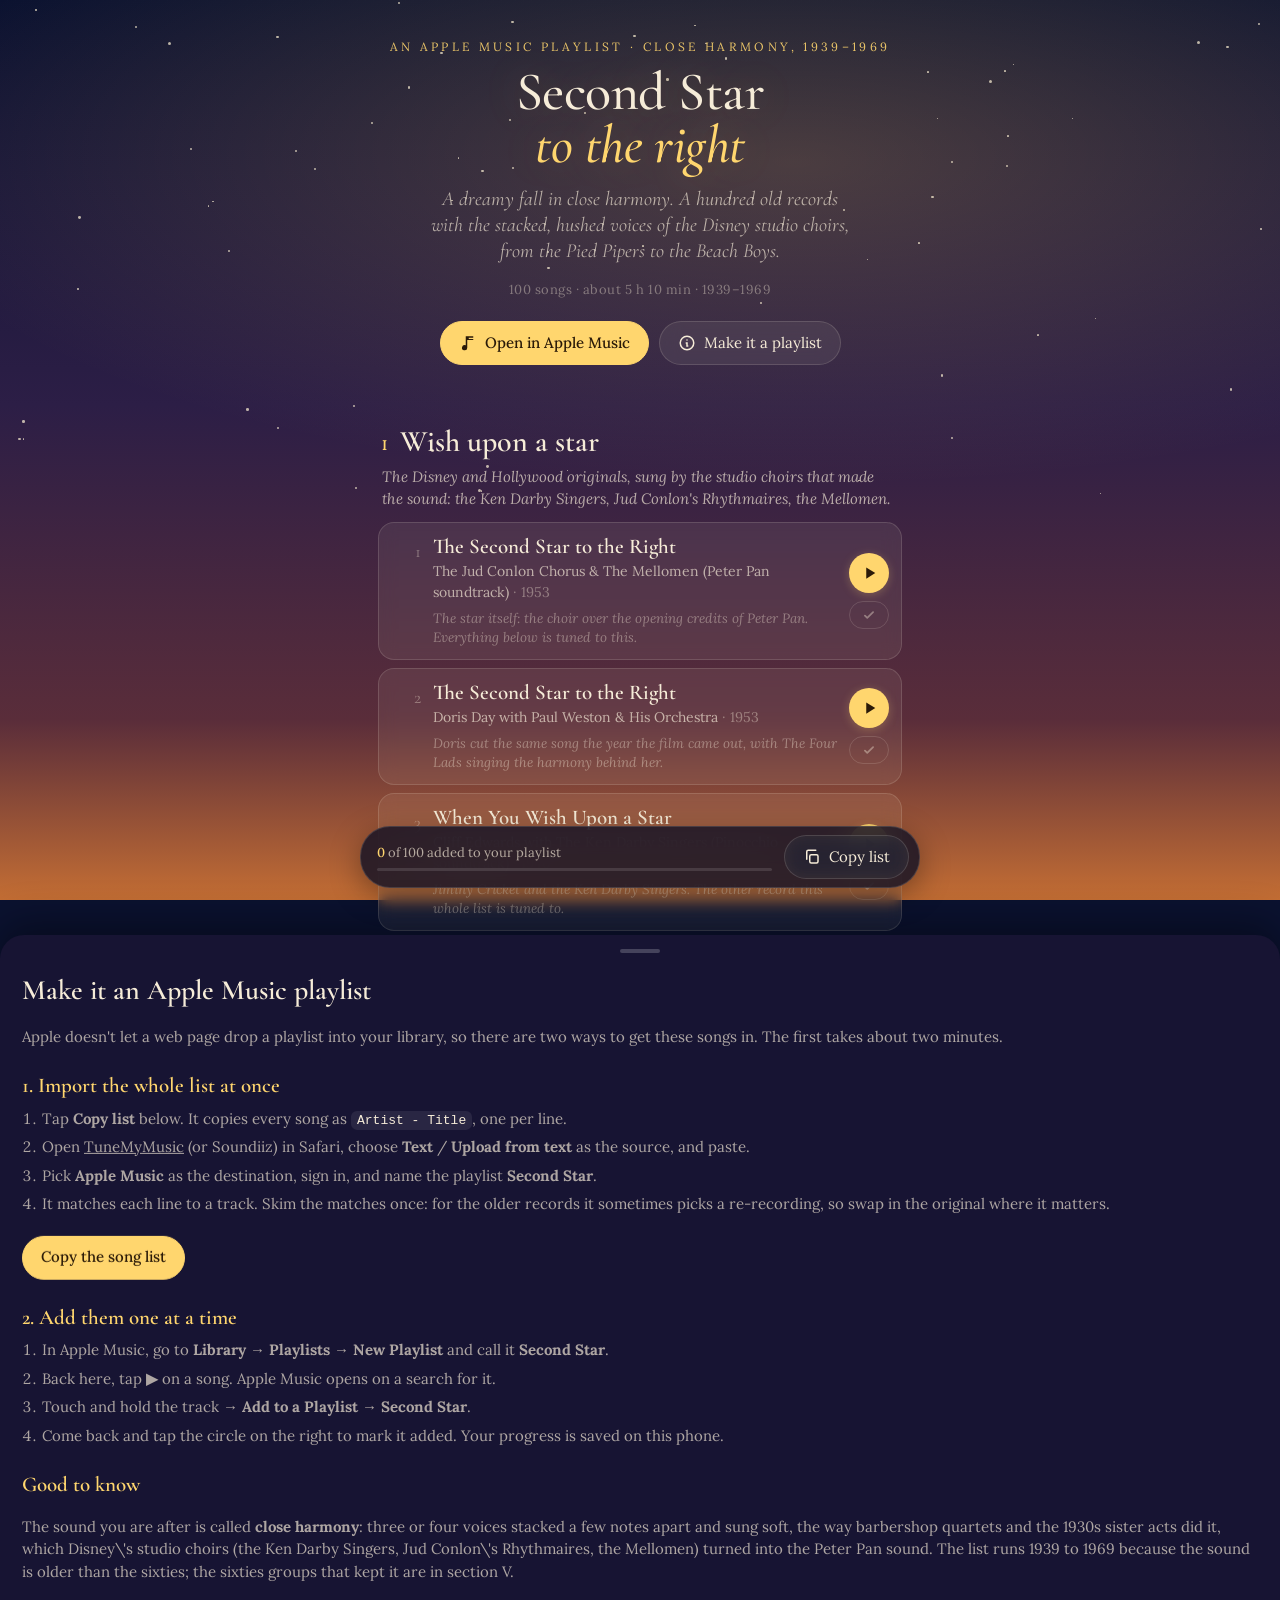
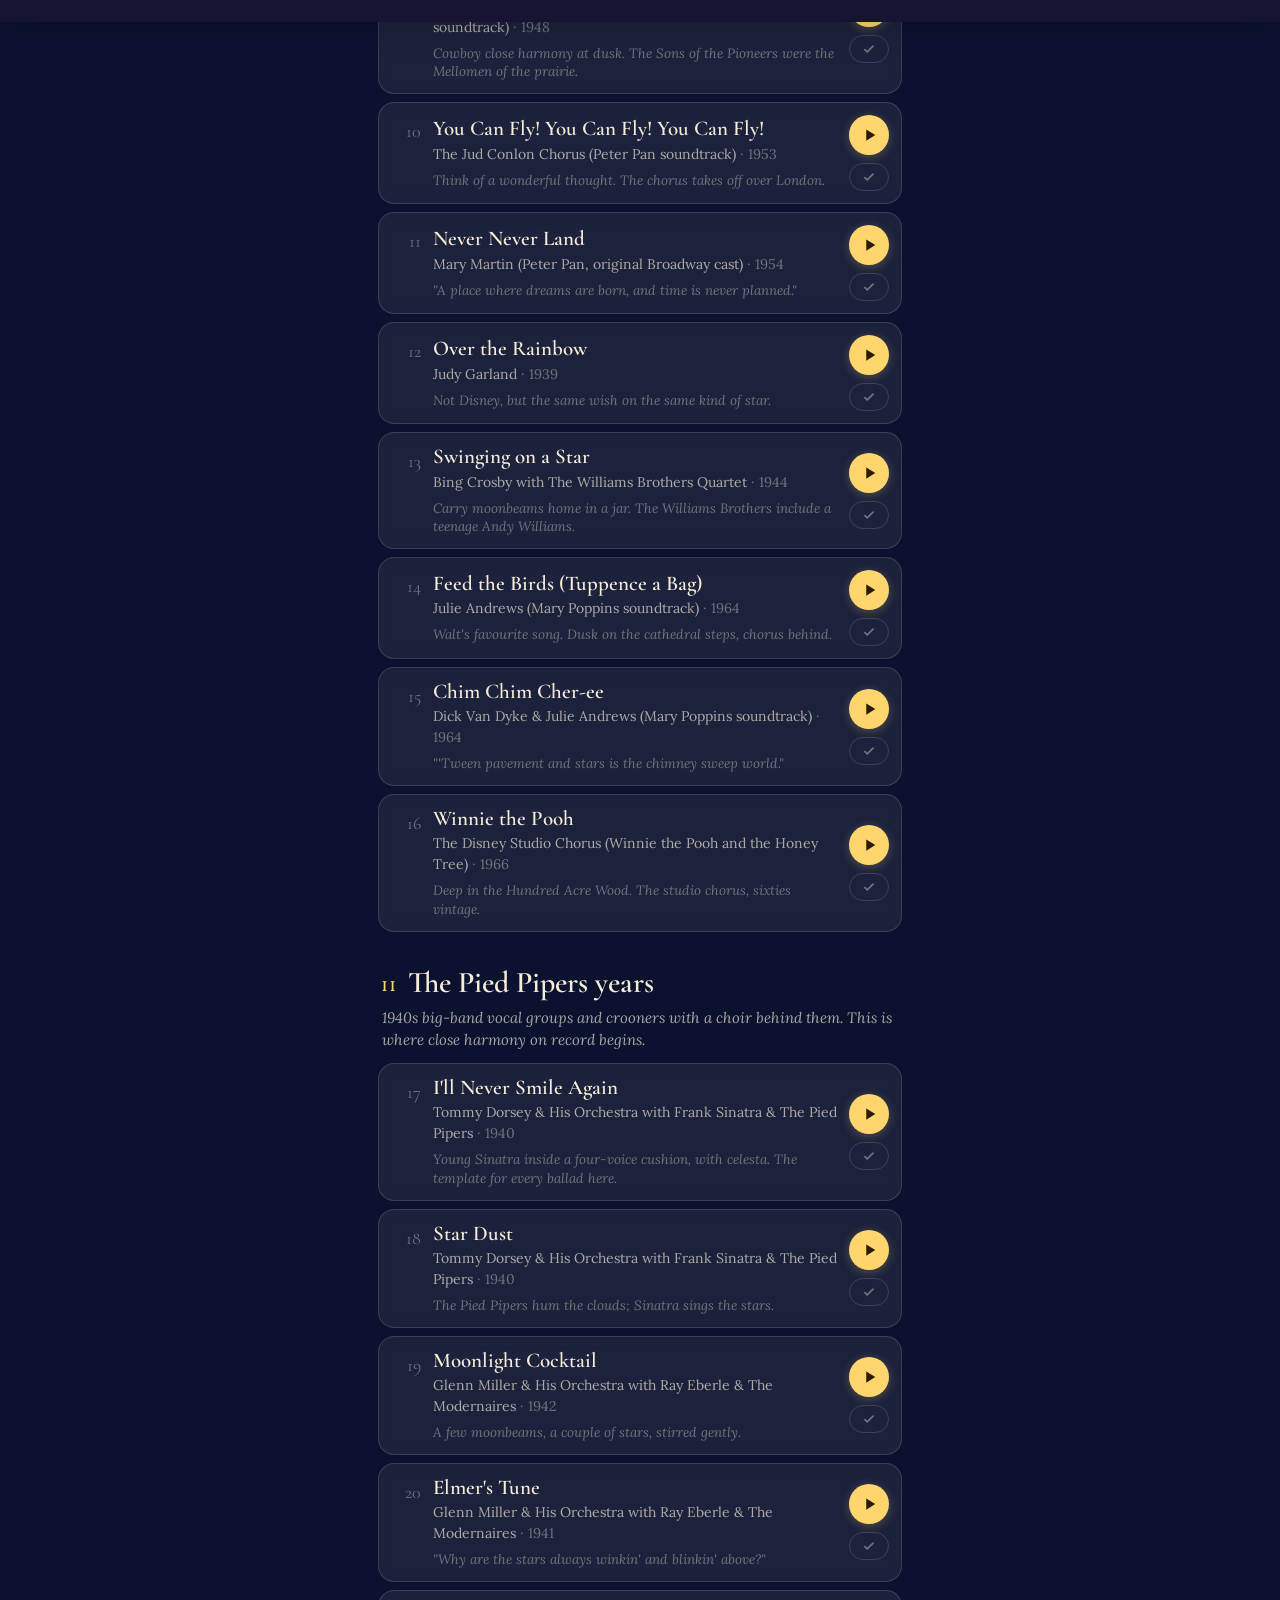
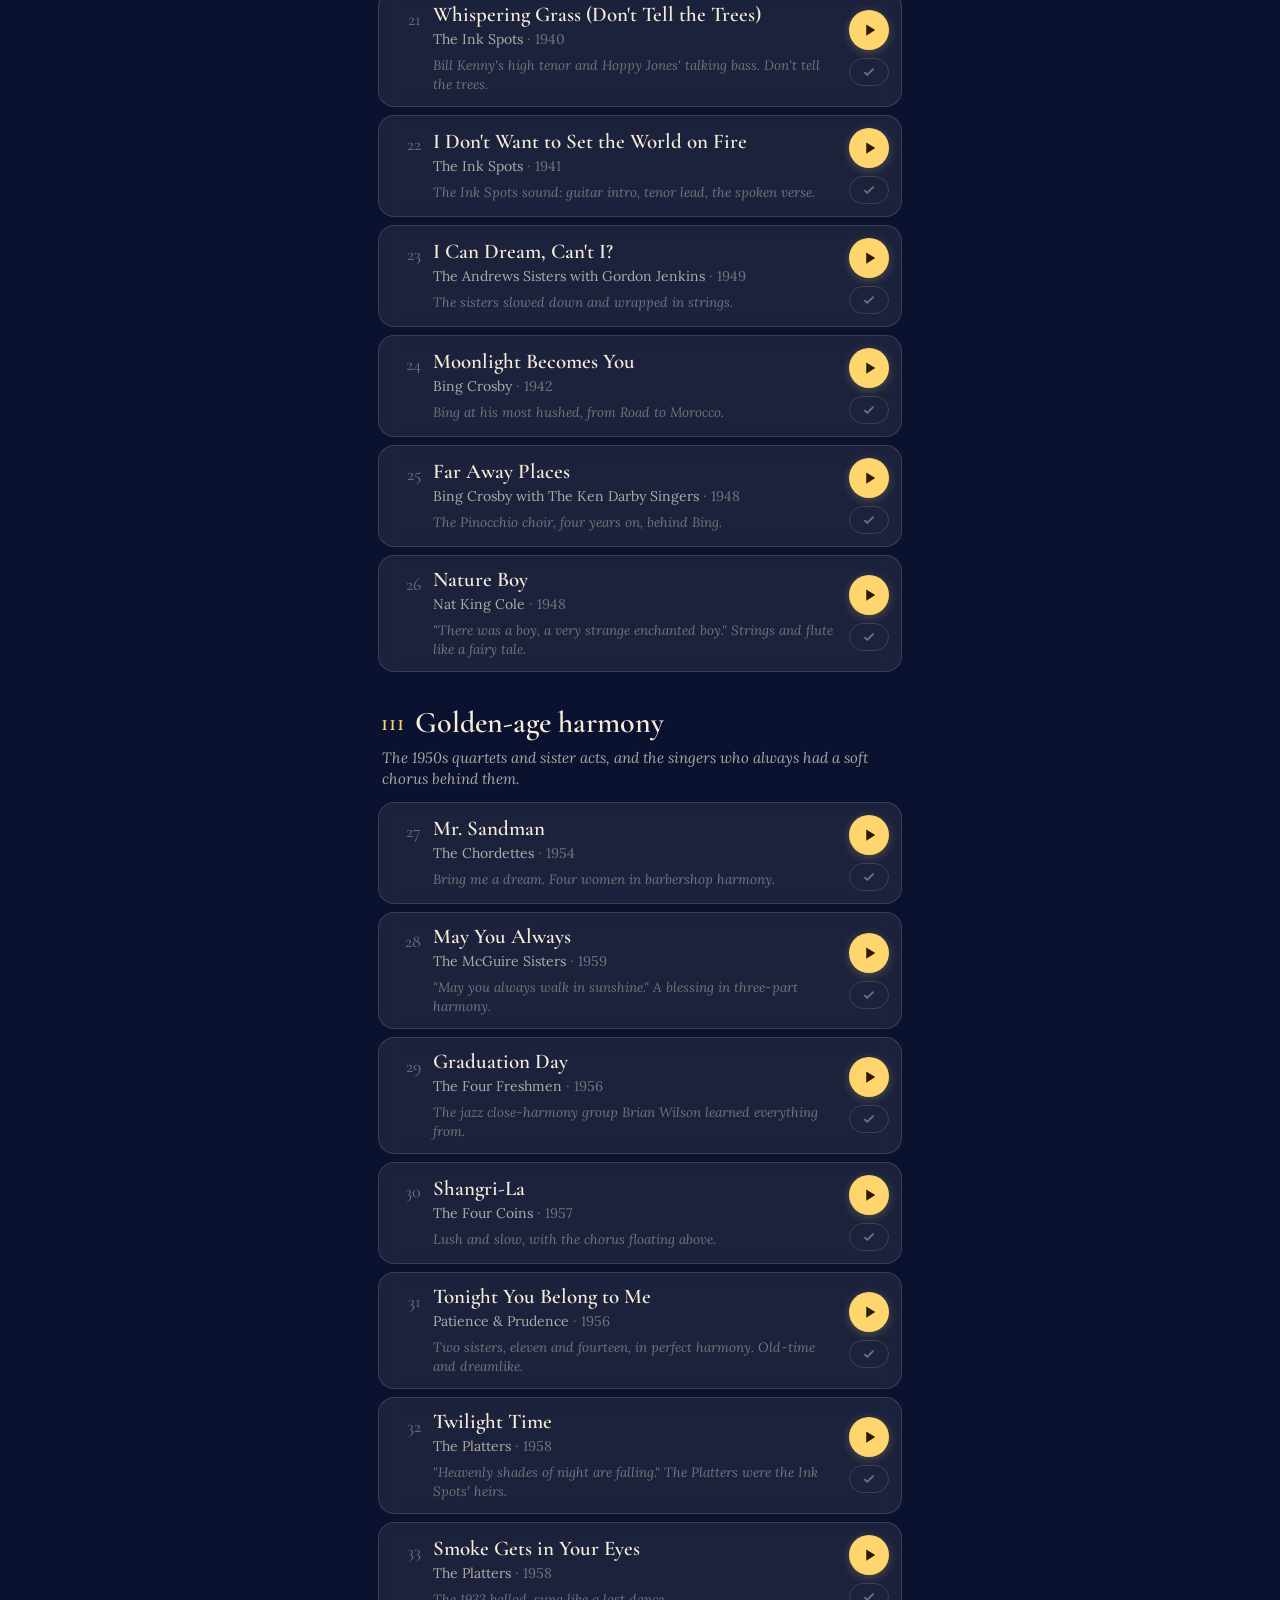
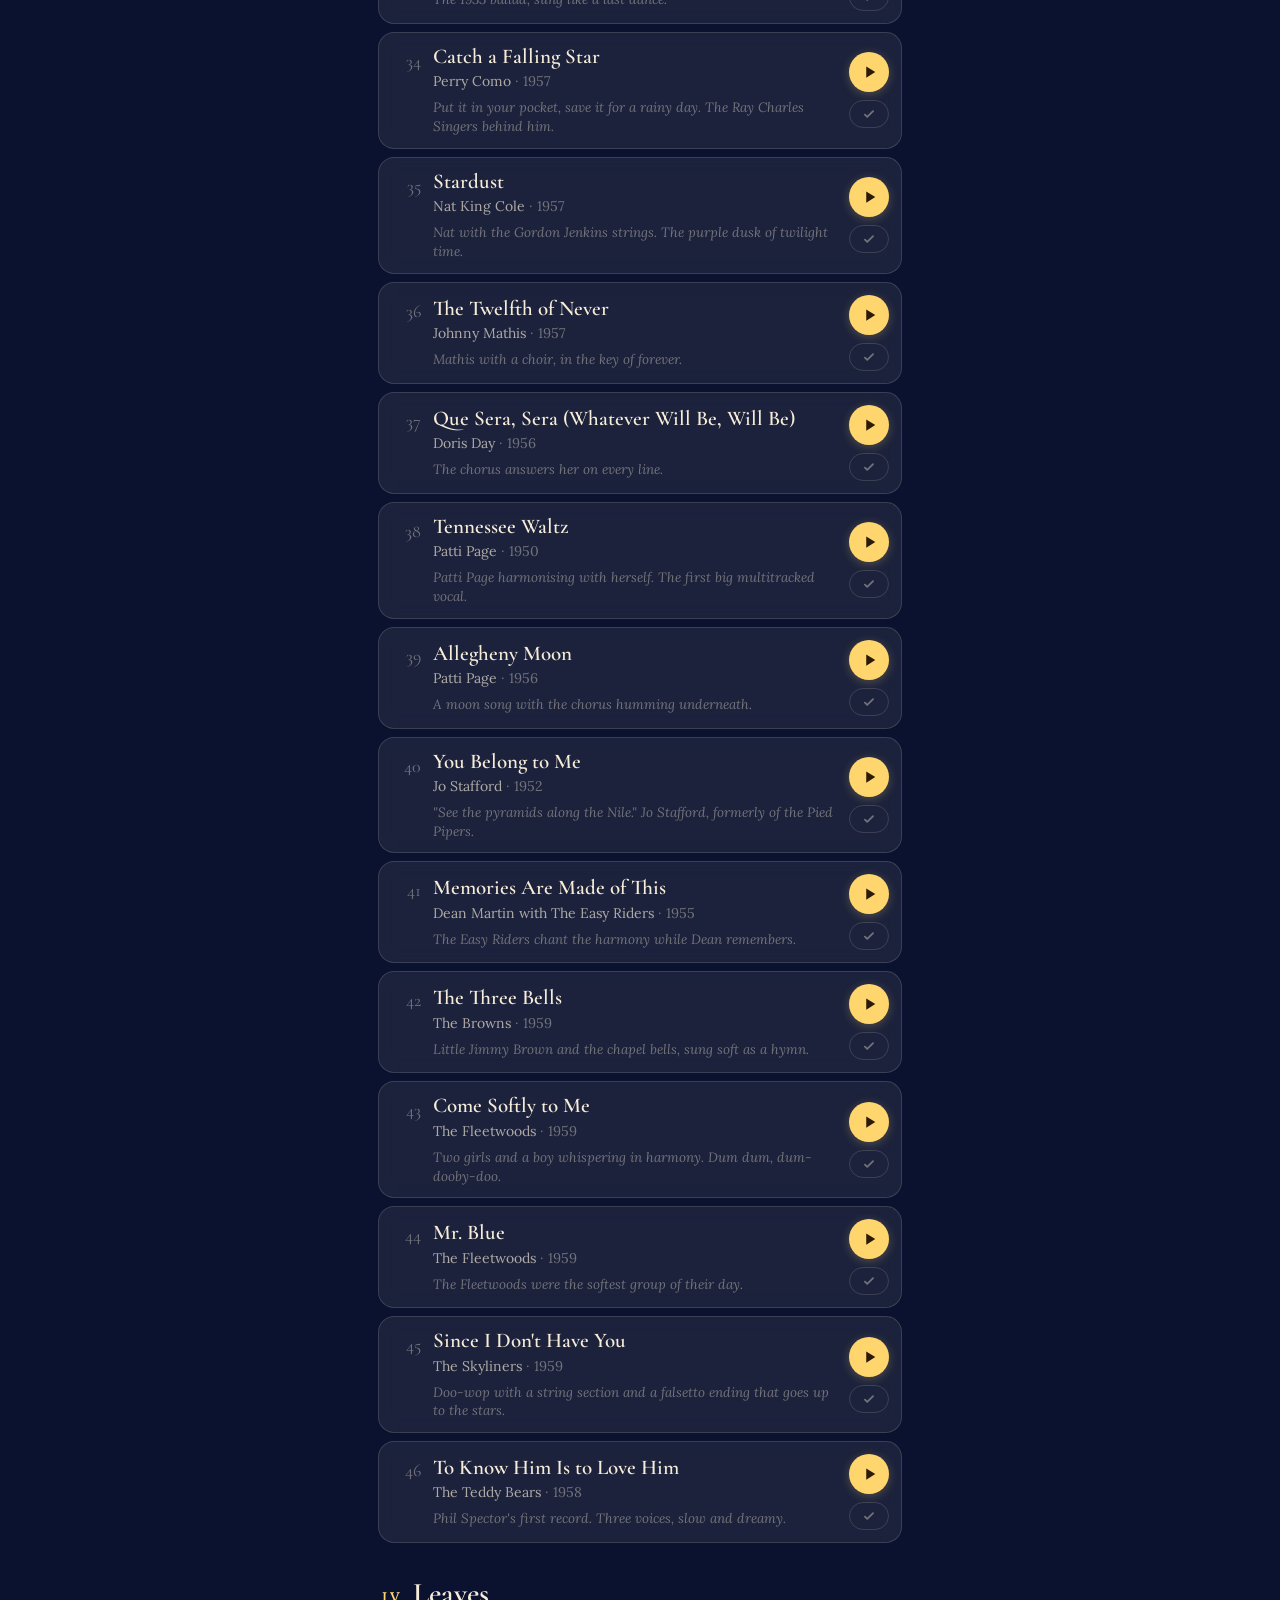
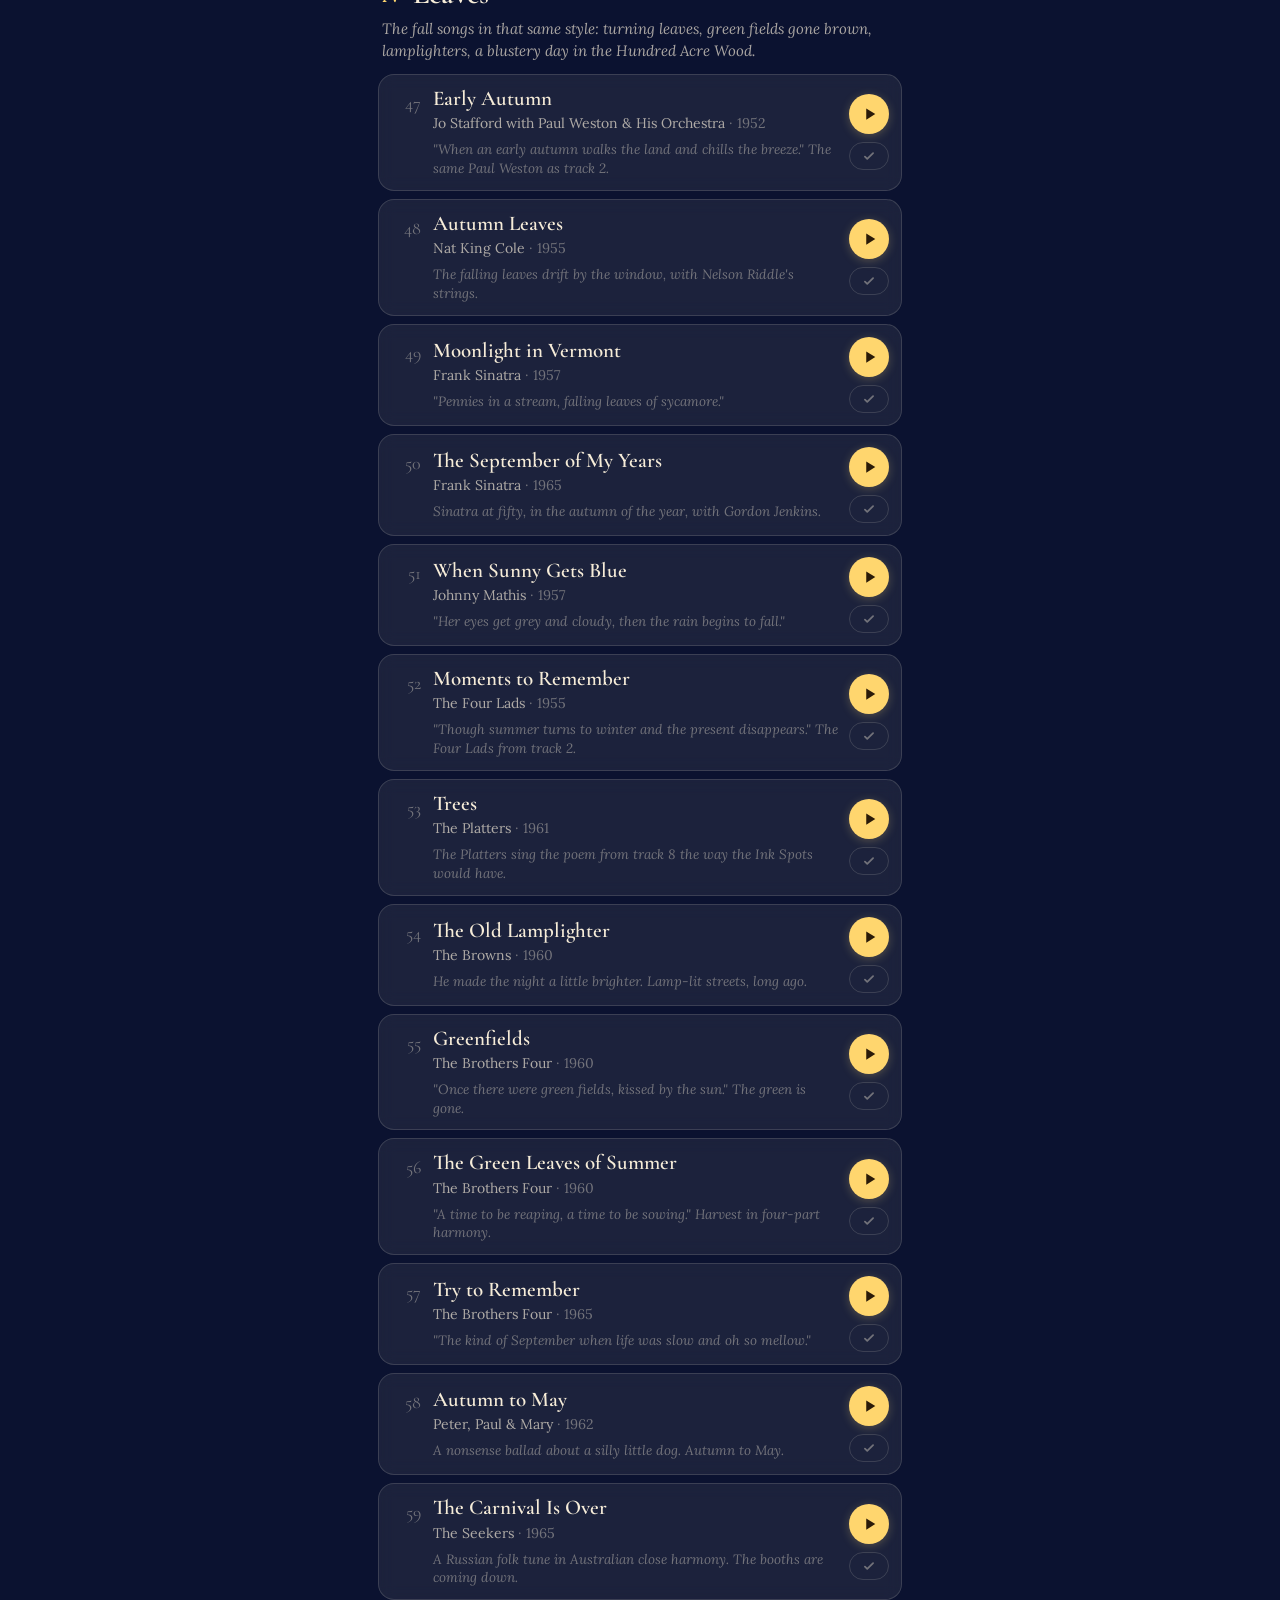
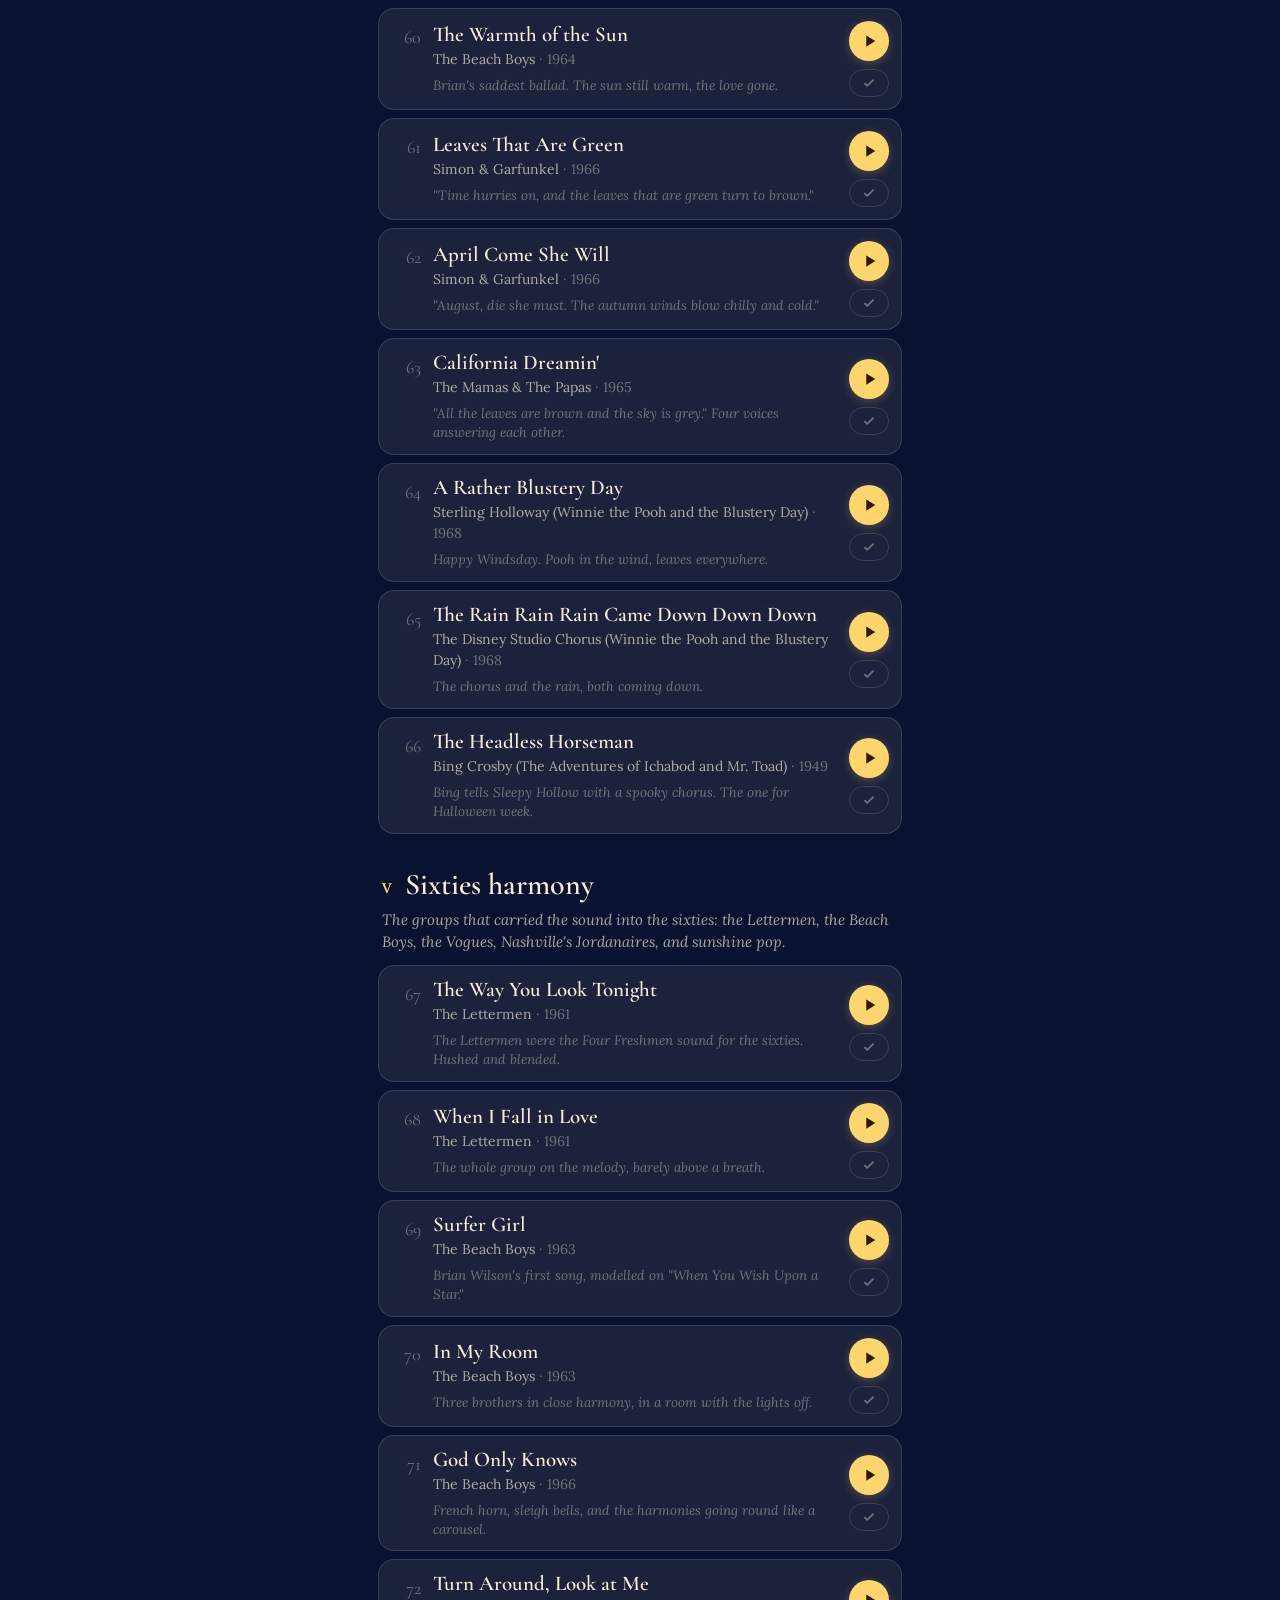
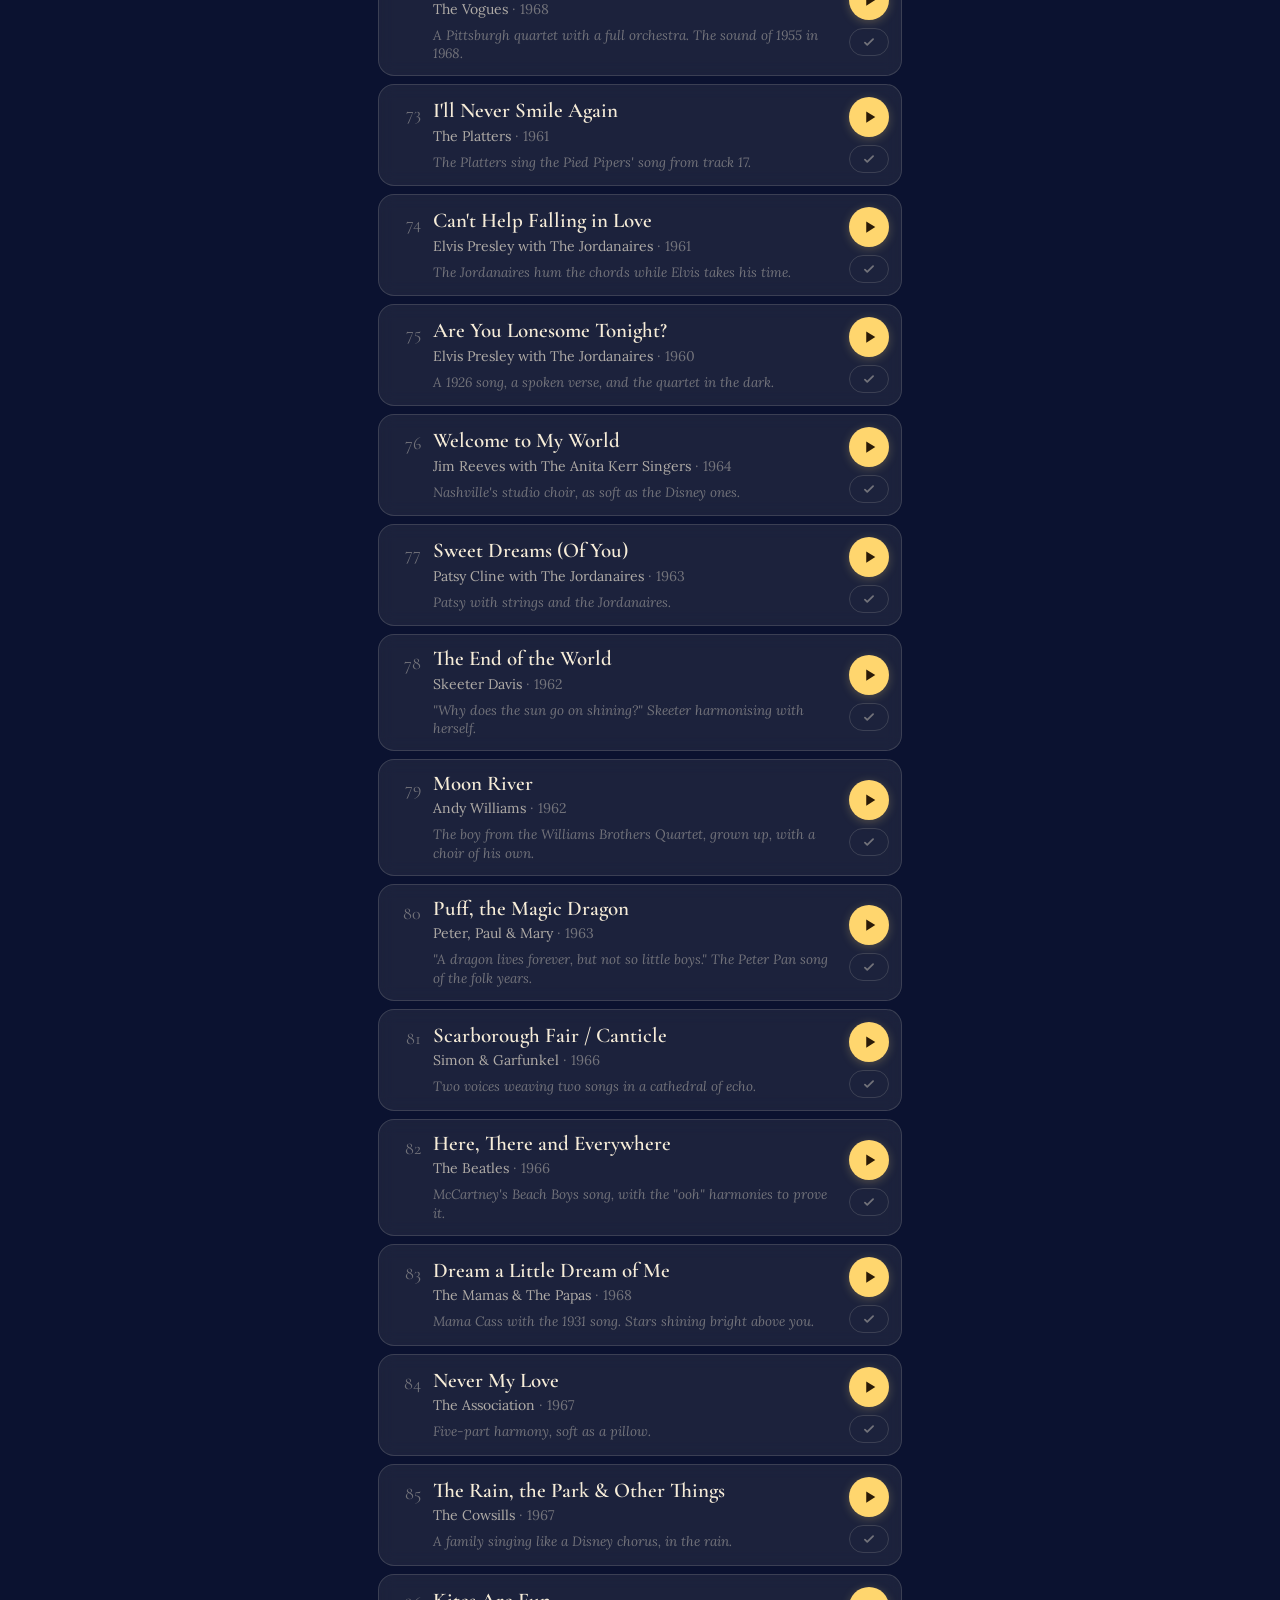
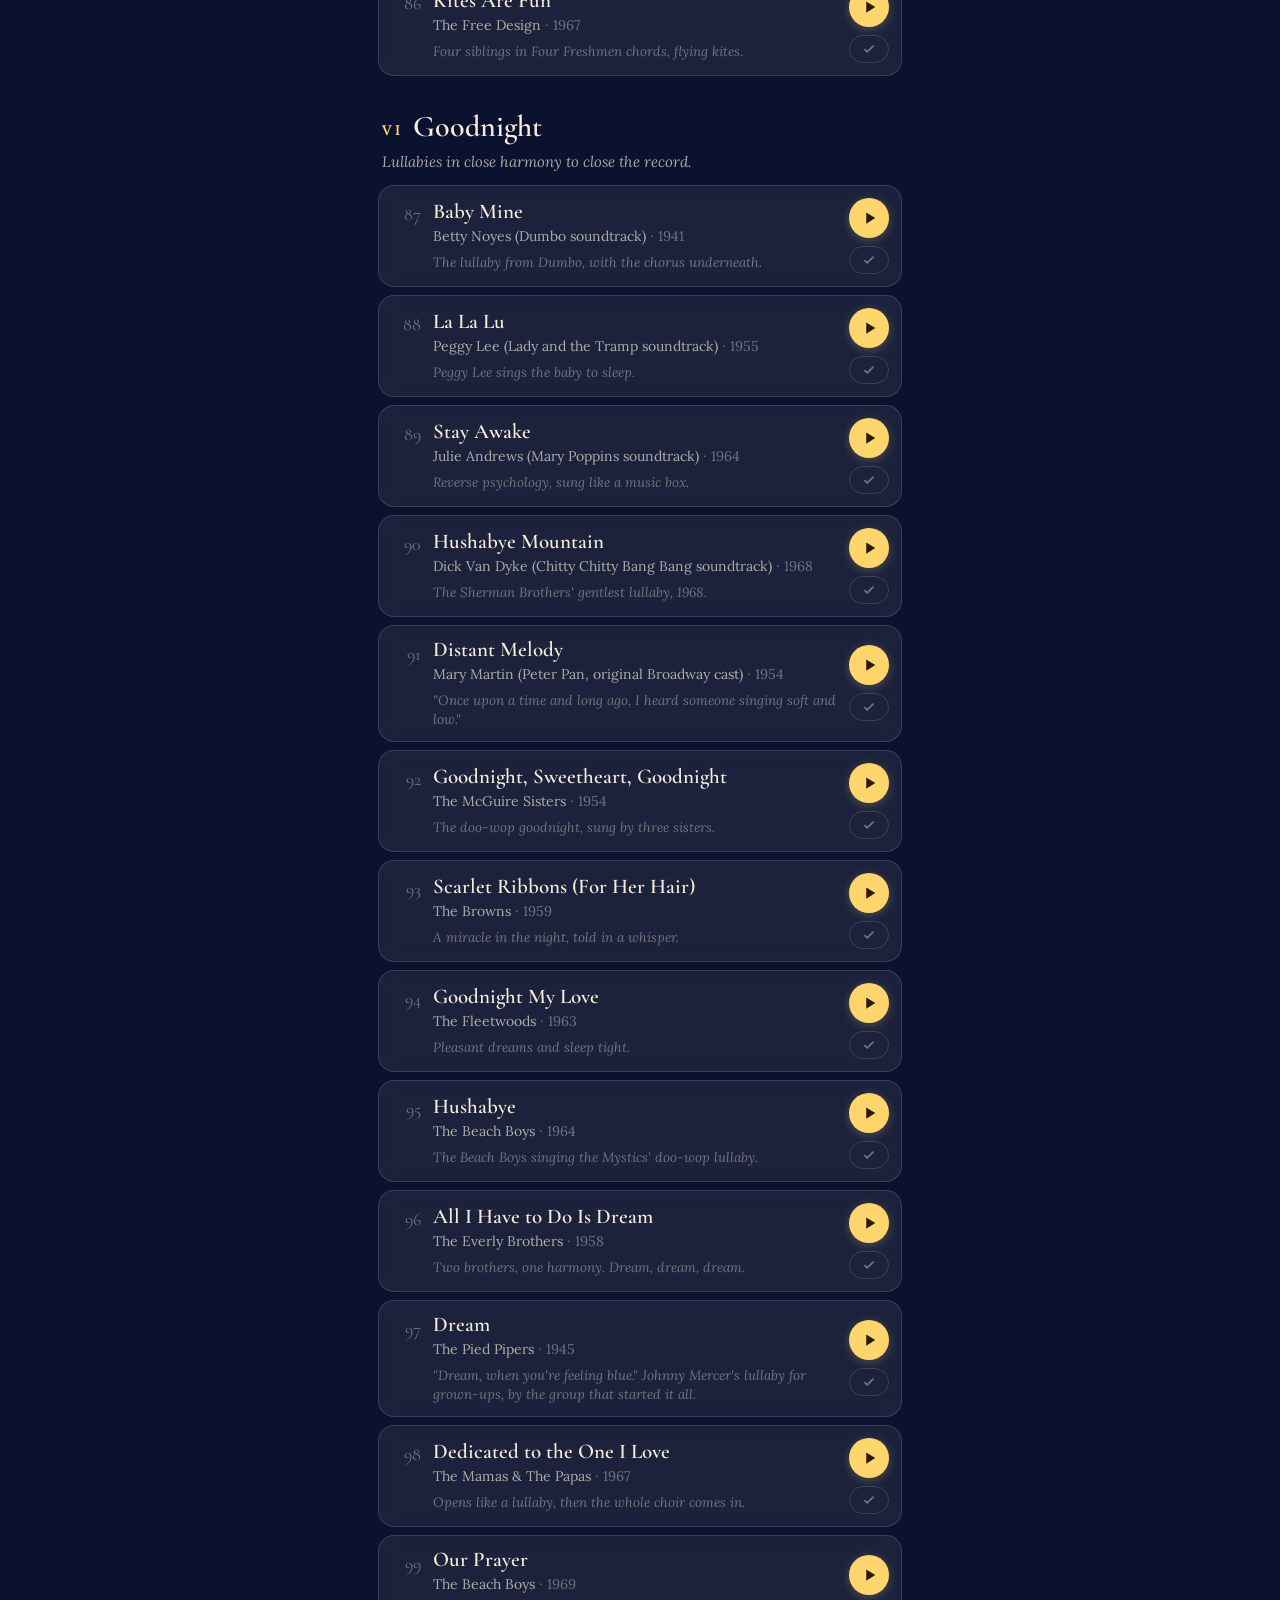
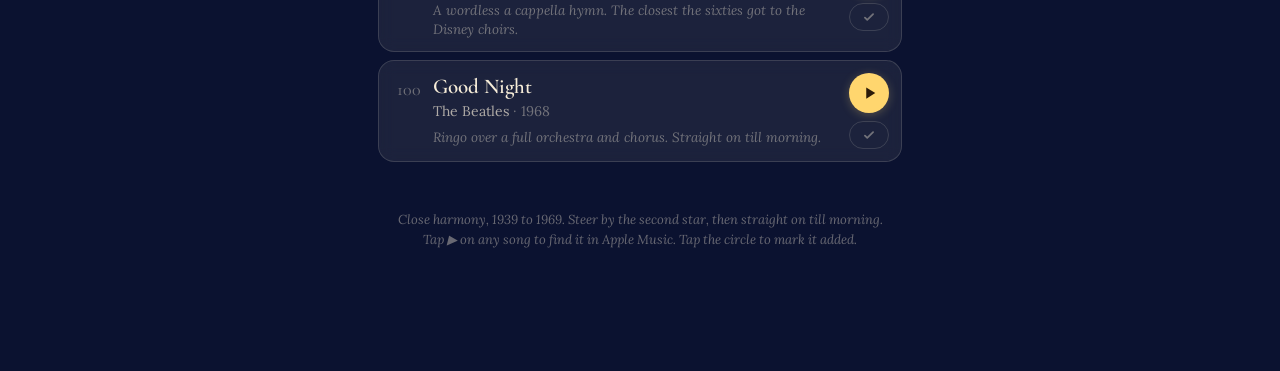
<file: playlist/index.html>
<!doctype html>
<html lang="en">
<head>
<meta charset="utf-8">
<meta name="viewport" content="width=device-width, initial-scale=1, viewport-fit=cover">
<title>Second Star</title>
<meta name="description" content="A dreamy fall playlist for Apple Music in old close harmony: 100 songs that sound like The Second Star to the Right and When You Wish Upon a Star.">
<meta name="apple-mobile-web-app-capable" content="yes">
<meta name="mobile-web-app-capable" content="yes">
<meta name="apple-mobile-web-app-status-bar-style" content="black-translucent">
<meta name="apple-mobile-web-app-title" content="Second Star">
<meta name="theme-color" content="#0b1230">
<link rel="manifest" href="manifest.webmanifest">
<link rel="apple-touch-icon" href="icons/icon-180.png">
<link rel="icon" type="image/png" href="icons/icon-192.png">
<link rel="preconnect" href="https://fonts.googleapis.com">
<link rel="preconnect" href="https://fonts.gstatic.com" crossorigin>
<link href="https://fonts.googleapis.com/css2?family=Cormorant+Garamond:ital,wght@0,500;0,600;1,500&family=Lora:ital,wght@0,400;0,500;1,400&display=swap" rel="stylesheet">
<style>
  :root {
    --sky-top: #0b1230;
    --sky-mid: #2c1e46;
    --horizon: #c46e34;
    --ink: #f6ecd8;
    --ink-soft: rgba(246, 236, 216, .68);
    --ink-faint: rgba(246, 236, 216, .4);
    --gold: #ffd66e;
    --gold-deep: #e0a93c;
    --leaf: #de6c34;
    --card: rgba(255, 244, 222, .07);
    --card-line: rgba(255, 244, 222, .14);
    --safe-top: env(safe-area-inset-top, 0px);
    --safe-bottom: env(safe-area-inset-bottom, 0px);
    --display: "Cormorant Garamond", "Didot", "Georgia", serif;
    --body: "Lora", "Georgia", "Times New Roman", serif;
  }
  * { box-sizing: border-box; -webkit-tap-highlight-color: transparent; }
  html { background: var(--sky-top); }
  body {
    margin: 0;
    min-height: 100%;
    color: var(--ink);
    font: 16px/1.5 var(--body);
    -webkit-font-smoothing: antialiased;
    background:
      radial-gradient(ellipse 120% 60% at 62% 18%, rgba(255, 196, 90, .22), transparent 60%),
      linear-gradient(180deg, var(--sky-top) 0%, var(--sky-mid) 45%, #5a2d3a 80%, var(--horizon) 100%);
    background-attachment: fixed;
    overflow-x: hidden;
  }
  button { font: inherit; color: inherit; background: none; border: 0; padding: 0; cursor: pointer; }
  a { color: inherit; }

  /* ---------- Sky ---------- */
  #sky { position: fixed; inset: 0; z-index: 0; pointer-events: none; overflow: hidden; }
  #sky .star {
    position: absolute; width: 3px; height: 3px; border-radius: 50%;
    background: #fff4d6; opacity: .7;
    animation: twinkle 4s ease-in-out infinite;
  }
  @keyframes twinkle { 0%, 100% { opacity: .25; transform: scale(.8); } 50% { opacity: .95; transform: scale(1.15); } }
  #sky .leaf {
    position: absolute; top: -40px; width: 22px; height: 12px; border-radius: 50% 50% 50% 50% / 60% 60% 40% 40%;
    background: var(--leaf); opacity: .75;
    animation: fall linear infinite;
  }
  #sky .leaf.b { background: #d9962c; }
  #sky .leaf.c { background: #a7442a; }
  @keyframes fall {
    0%   { transform: translate3d(0, -40px, 0) rotate(0deg); }
    100% { transform: translate3d(var(--drift), 110vh, 0) rotate(720deg); }
  }
  @media (prefers-reduced-motion: reduce) { #sky .star, #sky .leaf { animation: none; } }

  /* ---------- Layout ---------- */
  .wrap { position: relative; z-index: 1; max-width: 560px; margin: 0 auto; padding: calc(var(--safe-top) + 28px) 18px calc(var(--safe-bottom) + 120px); }

  header { text-align: center; padding: 10px 0 26px; }
  .eyebrow {
    font-family: var(--body); font-size: 12px; letter-spacing: .28em; text-transform: uppercase;
    color: var(--gold); opacity: .9; margin-bottom: 10px;
  }
  h1 {
    font-family: var(--display); font-weight: 500; font-size: 54px; line-height: .98; letter-spacing: -.01em;
    margin: 0;
    color: var(--ink);
    text-shadow: 0 0 40px rgba(255, 214, 110, .25);
  }
  h1 em { font-style: italic; color: var(--gold); }
  .tagline {
    font-family: var(--display); font-style: italic; font-size: 20px; line-height: 1.3;
    color: var(--ink-soft); margin: 14px auto 0; max-width: 420px;
  }
  .meta { margin-top: 16px; font-size: 13px; color: var(--ink-faint); letter-spacing: .04em; }

  .actions { display: flex; gap: 10px; justify-content: center; flex-wrap: wrap; margin-top: 22px; }
  .btn {
    display: inline-flex; align-items: center; gap: 8px;
    height: 44px; padding: 0 18px; border-radius: 22px;
    border: 1px solid var(--card-line); background: var(--card);
    font-family: var(--body); font-size: 15px; color: var(--ink);
    backdrop-filter: blur(10px); -webkit-backdrop-filter: blur(10px);
    text-decoration: none;
  }
  .btn:active { transform: translateY(1px); }
  .btn.gold { background: var(--gold); color: #2a1a08; border-color: var(--gold); font-weight: 500; }
  .btn svg { width: 18px; height: 18px; display: block; flex: 0 0 auto; }

  /* ---------- Sections ---------- */
  section { margin-top: 34px; }
  .sec {
    display: flex; align-items: baseline; gap: 12px; margin: 0 0 8px; padding: 0 4px;
  }
  .sec h2 { font-family: var(--display); font-weight: 600; font-size: 30px; line-height: 1.1; margin: 0; }
  .sec h2 .n { font-size: 14px; font-family: var(--body); color: var(--gold); letter-spacing: .2em; margin-right: 10px; vertical-align: middle; }
  .sec p { margin: 0; font-style: italic; color: var(--ink-soft); font-size: 15px; }
  .sec-note { font-style: italic; color: var(--ink-soft); font-size: 15px; margin: 0 4px 12px; line-height: 1.45; }

  .list { display: flex; flex-direction: column; gap: 8px; }
  .track {
    display: grid; grid-template-columns: 30px 1fr auto; gap: 10px 10px; align-items: center;
    padding: 12px 12px 12px 14px; border-radius: 16px;
    background: var(--card); border: 1px solid var(--card-line);
    backdrop-filter: blur(8px); -webkit-backdrop-filter: blur(8px);
    transition: background .2s;
  }
  .track.done { background: rgba(255, 214, 110, .10); border-color: rgba(255, 214, 110, .35); }
  .track .num {
    font-family: var(--display); font-size: 18px; color: var(--ink-faint); text-align: right; padding-right: 2px;
    align-self: start; padding-top: 3px;
  }
  .track.done .num { color: var(--gold); }
  .track .t { min-width: 0; }
  .track .title { font-family: var(--display); font-weight: 600; font-size: 21px; line-height: 1.15; }
  .track .artist { font-size: 14px; color: var(--ink-soft); margin-top: 2px; }
  .track .artist .yr { color: var(--ink-faint); }
  .track .why { font-size: 13.5px; line-height: 1.4; color: var(--ink-faint); margin-top: 6px; font-style: italic; }
  .track .ctl { display: flex; flex-direction: column; gap: 8px; align-items: center; }
  .track .play {
    width: 40px; height: 40px; border-radius: 50%;
    background: var(--gold); color: #2a1a08;
    display: flex; align-items: center; justify-content: center;
    box-shadow: 0 2px 10px rgba(255, 214, 110, .25);
  }
  .track .play svg { width: 18px; height: 18px; display: block; margin-left: 2px; }
  .track .check {
    width: 40px; height: 28px; border-radius: 14px;
    border: 1px solid var(--card-line); color: var(--ink-faint);
    display: flex; align-items: center; justify-content: center; font-size: 13px;
  }
  .track.done .check { background: var(--gold); color: #2a1a08; border-color: var(--gold); }
  .track .check svg { width: 14px; height: 14px; }

  /* ---------- Footer ---------- */
  footer { margin-top: 48px; text-align: center; color: var(--ink-faint); font-size: 13px; font-style: italic; line-height: 1.6; }

  /* ---------- Bottom bar ---------- */
  .bar {
    position: fixed; left: 0; right: 0; bottom: 0; z-index: 4;
    padding: 10px 16px calc(var(--safe-bottom) + 12px);
    display: flex; justify-content: center;
    pointer-events: none;
  }
  .bar .inner {
    pointer-events: auto;
    display: flex; align-items: center; gap: 12px;
    padding: 8px 10px 8px 16px; border-radius: 30px;
    background: rgba(18, 16, 36, .82); border: 1px solid var(--card-line);
    backdrop-filter: blur(16px); -webkit-backdrop-filter: blur(16px);
    box-shadow: 0 8px 30px rgba(0, 0, 0, .35);
    max-width: 560px; width: 100%;
  }
  .bar .prog { flex: 1; min-width: 0; font-size: 13px; color: var(--ink-soft); }
  .bar .prog b { color: var(--gold); font-weight: 500; }
  .bar .prog .line { height: 3px; border-radius: 2px; background: rgba(255,255,255,.12); margin-top: 6px; overflow: hidden; }
  .bar .prog .line i { display: block; height: 100%; background: var(--gold); width: 0; transition: width .3s; }

  /* ---------- Sheet ---------- */
  .sheet-bg { position: fixed; inset: 0; z-index: 9; background: rgba(5, 6, 18, .6); display: none; }
  .sheet-bg.open { display: block; }
  .sheet {
    position: fixed; left: 0; right: 0; bottom: 0; z-index: 10;
    max-height: 86vh; overflow: auto; -webkit-overflow-scrolling: touch;
    background: #171433; color: var(--ink);
    border-radius: 24px 24px 0 0; padding: 14px 22px calc(var(--safe-bottom) + 24px);
    transform: translateY(105%); transition: transform .3s cubic-bezier(.2,.8,.2,1);
    box-shadow: 0 -10px 40px rgba(0,0,0,.4);
  }
  .sheet.open { transform: translateY(0); }
  .sheet .grip { width: 40px; height: 4px; border-radius: 2px; background: rgba(255,255,255,.2); margin: 0 auto 16px; }
  .sheet h3 { font-family: var(--display); font-size: 28px; font-weight: 600; margin: 0 0 6px; }
  .sheet h4 { font-family: var(--display); font-size: 21px; font-weight: 600; margin: 22px 0 6px; color: var(--gold); }
  .sheet p, .sheet li { font-size: 15px; line-height: 1.5; color: var(--ink-soft); }
  .sheet ol { padding-left: 20px; margin: 6px 0; }
  .sheet li { margin: 6px 0; }
  .sheet .btn { margin-top: 14px; }
  .sheet code { font-family: ui-monospace, Menlo, monospace; font-size: 13px; background: rgba(255,255,255,.08); padding: 2px 6px; border-radius: 6px; color: var(--ink); }

  .toast {
    position: fixed; left: 50%; bottom: calc(var(--safe-bottom) + 84px); transform: translateX(-50%) translateY(10px);
    z-index: 20; background: var(--gold); color: #2a1a08; padding: 10px 16px; border-radius: 20px;
    font-size: 14px; opacity: 0; transition: opacity .25s, transform .25s; pointer-events: none; white-space: nowrap;
  }
  .toast.show { opacity: 1; transform: translateX(-50%) translateY(0); }

  @media (max-width: 380px) {
    h1 { font-size: 46px; }
    .track .title { font-size: 19px; }
  }
</style>
</head>
<body>
<div id="sky" aria-hidden="true"></div>

<div class="wrap">
  <header>
    <div class="eyebrow">An Apple Music playlist · close harmony, 1939–1969</div>
    <h1>Second Star<br><em>to the right</em></h1>
    <p class="tagline">A dreamy fall in close harmony. A hundred old records with the stacked, hushed voices of the Disney studio choirs, from the Pied Pipers to the Beach Boys.</p>
    <div class="meta" id="meta"></div>
    <div class="actions">
      <a class="btn gold" id="openMusic" href="https://music.apple.com/us/search?term=second%20star%20to%20the%20right%20doris%20day" target="_blank" rel="noopener">
        <svg viewBox="0 0 24 24" fill="currentColor"><path d="M9 3v12.1a3.5 3.5 0 1 0 2 3.2V8h8V3H9zm10 3.5h-6V5h6v1.5z"/></svg>
        Open in Apple Music
      </a>
      <button class="btn" id="howBtn">
        <svg viewBox="0 0 24 24" fill="none" stroke="currentColor" stroke-width="2" stroke-linecap="round"><circle cx="12" cy="12" r="9"/><path d="M12 8h.01M11 12h1v4h1"/></svg>
        Make it a playlist
      </button>
    </div>
  </header>

  <main id="sections"></main>

  <footer>
    Close harmony, 1939 to 1969. Steer by the second star, then straight on till morning.<br>
    Tap ▶ on any song to find it in Apple Music. Tap the circle to mark it added.
  </footer>
</div>

<div class="bar">
  <div class="inner">
    <div class="prog">
      <span><b id="doneCount">0</b> of <span id="totalCount">0</span> added to your playlist</span>
      <div class="line"><i id="progLine"></i></div>
    </div>
    <button class="btn" id="copyBtn">
      <svg viewBox="0 0 24 24" fill="none" stroke="currentColor" stroke-width="2" stroke-linecap="round" stroke-linejoin="round"><rect x="9" y="9" width="11" height="11" rx="2"/><path d="M5 15V5a2 2 0 0 1 2-2h10"/></svg>
      Copy list
    </button>
  </div>
</div>

<div class="sheet-bg" id="sheetBg"></div>
<div class="sheet" id="sheet" role="dialog" aria-label="How to make this an Apple Music playlist">
  <div class="grip"></div>
  <h3>Make it an Apple Music playlist</h3>
  <p>Apple doesn't let a web page drop a playlist into your library, so there are two ways to get these songs in. The first takes about two minutes.</p>

  <h4>1. Import the whole list at once</h4>
  <ol>
    <li>Tap <b>Copy list</b> below. It copies every song as <code>Artist - Title</code>, one per line.</li>
    <li>Open <a href="https://www.tunemymusic.com/transfer" target="_blank" rel="noopener">TuneMyMusic</a> (or Soundiiz) in Safari, choose <b>Text</b> / <b>Upload from text</b> as the source, and paste.</li>
    <li>Pick <b>Apple Music</b> as the destination, sign in, and name the playlist <b>Second Star</b>.</li>
    <li>It matches each line to a track. Skim the matches once: for the older records it sometimes picks a re-recording, so swap in the original where it matters.</li>
  </ol>
  <button class="btn gold" id="copyBtn2">Copy the song list</button>

  <h4>2. Add them one at a time</h4>
  <ol>
    <li>In Apple Music, go to <b>Library → Playlists → New Playlist</b> and call it <b>Second Star</b>.</li>
    <li>Back here, tap <b>▶</b> on a song. Apple Music opens on a search for it.</li>
    <li>Touch and hold the track → <b>Add to a Playlist</b> → <b>Second Star</b>.</li>
    <li>Come back and tap the circle on the right to mark it added. Your progress is saved on this phone.</li>
  </ol>

  <h4>Good to know</h4>
  <p>The sound you are after is called <b>close harmony</b>: three or four voices stacked a few notes apart and sung soft, the way barbershop quartets and the 1930s sister acts did it, which Disney\'s studio choirs (the Ken Darby Singers, Jud Conlon\'s Rhythmaires, the Mellomen) turned into the Peter Pan sound. The list runs 1939 to 1969 because the sound is older than the sixties; the sixties groups that kept it are in section V.</p>
</div>

<div class="toast" id="toast">Copied</div>

<script>
/* ---------- The playlist ---------- */
const SECTIONS = [
  { id: "wish", n: "I", title: "Wish upon a star", note: "The Disney and Hollywood originals, sung by the studio choirs that made the sound: the Ken Darby Singers, Jud Conlon's Rhythmaires, the Mellomen." },
  { id: "pipers", n: "II", title: "The Pied Pipers years", note: "1940s big-band vocal groups and crooners with a choir behind them. This is where close harmony on record begins." },
  { id: "golden", n: "III", title: "Golden-age harmony", note: "The 1950s quartets and sister acts, and the singers who always had a soft chorus behind them." },
  { id: "leaves", n: "IV", title: "Leaves", note: "The fall songs in that same style: turning leaves, green fields gone brown, lamplighters, a blustery day in the Hundred Acre Wood." },
  { id: "sixties", n: "V", title: "Sixties harmony", note: "The groups that carried the sound into the sixties: the Lettermen, the Beach Boys, the Vogues, Nashville's Jordanaires, and sunshine pop." },
  { id: "sleep", n: "VI", title: "Goodnight", note: "Lullabies in close harmony to close the record." },
];

const TRACKS = [
  // wish
  { s: "wish", t: "The Second Star to the Right", a: "The Jud Conlon Chorus & The Mellomen (Peter Pan soundtrack)", y: 1953, w: "The star itself: the choir over the opening credits of Peter Pan. Everything below is tuned to this." },
  { s: "wish", t: "The Second Star to the Right", a: "Doris Day with Paul Weston & His Orchestra", y: 1953, w: "Doris cut the same song the year the film came out, with The Four Lads singing the harmony behind her." },
  { s: "wish", t: "When You Wish Upon a Star", a: "Cliff Edwards with The Ken Darby Singers (Pinocchio soundtrack)", y: 1940, w: "Jiminy Cricket and the Ken Darby Singers. The other record this whole list is tuned to." },
  { s: "wish", t: "A Dream Is a Wish Your Heart Makes", a: "Ilene Woods (Cinderella soundtrack)", y: 1950, w: "Cinderella at the window, with the chorus coming in under her." },
  { s: "wish", t: "Alice in Wonderland", a: "Jud Conlon's Rhythmaires (Alice in Wonderland soundtrack)", y: 1951, w: "The main title. Same choir as Second Star, two years earlier." },
  { s: "wish", t: "Once Upon a Dream", a: "Mary Costa & Bill Shirley (Sleeping Beauty soundtrack)", y: 1959, w: "A Tchaikovsky waltz with a full chorus. Pure 1959 Disney." },
  { s: "wish", t: "Blue Bayou", a: "The Ken Darby Chorus (Make Mine Music soundtrack)", y: 1946, w: "A moonlit bayou sung by a choir and nothing else. The dreamiest thing Disney ever recorded." },
  { s: "wish", t: "Trees", a: "Fred Waring & The Pennsylvanians (Melody Time soundtrack)", y: 1948, w: "\"I think that I shall never see a poem lovely as a tree.\" A glee club in full autumn colour." },
  { s: "wish", t: "Blue Shadows on the Trail", a: "Roy Rogers & The Sons of the Pioneers (Melody Time soundtrack)", y: 1948, w: "Cowboy close harmony at dusk. The Sons of the Pioneers were the Mellomen of the prairie." },
  { s: "wish", t: "You Can Fly! You Can Fly! You Can Fly!", a: "The Jud Conlon Chorus (Peter Pan soundtrack)", y: 1953, w: "Think of a wonderful thought. The chorus takes off over London." },
  { s: "wish", t: "Never Never Land", a: "Mary Martin (Peter Pan, original Broadway cast)", y: 1954, w: "\"A place where dreams are born, and time is never planned.\"" },
  { s: "wish", t: "Over the Rainbow", a: "Judy Garland", y: 1939, w: "Not Disney, but the same wish on the same kind of star." },
  { s: "wish", t: "Swinging on a Star", a: "Bing Crosby with The Williams Brothers Quartet", y: 1944, w: "Carry moonbeams home in a jar. The Williams Brothers include a teenage Andy Williams." },
  { s: "wish", t: "Feed the Birds (Tuppence a Bag)", a: "Julie Andrews (Mary Poppins soundtrack)", y: 1964, w: "Walt's favourite song. Dusk on the cathedral steps, chorus behind." },
  { s: "wish", t: "Chim Chim Cher-ee", a: "Dick Van Dyke & Julie Andrews (Mary Poppins soundtrack)", y: 1964, w: "\"'Tween pavement and stars is the chimney sweep world.\"" },
  { s: "wish", t: "Winnie the Pooh", a: "The Disney Studio Chorus (Winnie the Pooh and the Honey Tree)", y: 1966, w: "Deep in the Hundred Acre Wood. The studio chorus, sixties vintage." },
  // pipers
  { s: "pipers", t: "I'll Never Smile Again", a: "Tommy Dorsey & His Orchestra with Frank Sinatra & The Pied Pipers", y: 1940, w: "Young Sinatra inside a four-voice cushion, with celesta. The template for every ballad here." },
  { s: "pipers", t: "Star Dust", a: "Tommy Dorsey & His Orchestra with Frank Sinatra & The Pied Pipers", y: 1940, w: "The Pied Pipers hum the clouds; Sinatra sings the stars." },
  { s: "pipers", t: "Moonlight Cocktail", a: "Glenn Miller & His Orchestra with Ray Eberle & The Modernaires", y: 1942, w: "A few moonbeams, a couple of stars, stirred gently." },
  { s: "pipers", t: "Elmer's Tune", a: "Glenn Miller & His Orchestra with Ray Eberle & The Modernaires", y: 1941, w: "\"Why are the stars always winkin' and blinkin' above?\"" },
  { s: "pipers", t: "Whispering Grass (Don't Tell the Trees)", a: "The Ink Spots", y: 1940, w: "Bill Kenny's high tenor and Hoppy Jones' talking bass. Don't tell the trees." },
  { s: "pipers", t: "I Don't Want to Set the World on Fire", a: "The Ink Spots", y: 1941, w: "The Ink Spots sound: guitar intro, tenor lead, the spoken verse." },
  { s: "pipers", t: "I Can Dream, Can't I?", a: "The Andrews Sisters with Gordon Jenkins", y: 1949, w: "The sisters slowed down and wrapped in strings." },
  { s: "pipers", t: "Moonlight Becomes You", a: "Bing Crosby", y: 1942, w: "Bing at his most hushed, from Road to Morocco." },
  { s: "pipers", t: "Far Away Places", a: "Bing Crosby with The Ken Darby Singers", y: 1948, w: "The Pinocchio choir, four years on, behind Bing." },
  { s: "pipers", t: "Nature Boy", a: "Nat King Cole", y: 1948, w: "\"There was a boy, a very strange enchanted boy.\" Strings and flute like a fairy tale." },
  // golden
  { s: "golden", t: "Mr. Sandman", a: "The Chordettes", y: 1954, w: "Bring me a dream. Four women in barbershop harmony." },
  { s: "golden", t: "May You Always", a: "The McGuire Sisters", y: 1959, w: "\"May you always walk in sunshine.\" A blessing in three-part harmony." },
  { s: "golden", t: "Graduation Day", a: "The Four Freshmen", y: 1956, w: "The jazz close-harmony group Brian Wilson learned everything from." },
  { s: "golden", t: "Shangri-La", a: "The Four Coins", y: 1957, w: "Lush and slow, with the chorus floating above." },
  { s: "golden", t: "Tonight You Belong to Me", a: "Patience & Prudence", y: 1956, w: "Two sisters, eleven and fourteen, in perfect harmony. Old-time and dreamlike." },
  { s: "golden", t: "Twilight Time", a: "The Platters", y: 1958, w: "\"Heavenly shades of night are falling.\" The Platters were the Ink Spots' heirs." },
  { s: "golden", t: "Smoke Gets in Your Eyes", a: "The Platters", y: 1958, w: "The 1933 ballad, sung like a last dance." },
  { s: "golden", t: "Catch a Falling Star", a: "Perry Como", y: 1957, w: "Put it in your pocket, save it for a rainy day. The Ray Charles Singers behind him." },
  { s: "golden", t: "Stardust", a: "Nat King Cole", y: 1957, w: "Nat with the Gordon Jenkins strings. The purple dusk of twilight time." },
  { s: "golden", t: "The Twelfth of Never", a: "Johnny Mathis", y: 1957, w: "Mathis with a choir, in the key of forever." },
  { s: "golden", t: "Que Sera, Sera (Whatever Will Be, Will Be)", a: "Doris Day", y: 1956, w: "The chorus answers her on every line." },
  { s: "golden", t: "Tennessee Waltz", a: "Patti Page", y: 1950, w: "Patti Page harmonising with herself. The first big multitracked vocal." },
  { s: "golden", t: "Allegheny Moon", a: "Patti Page", y: 1956, w: "A moon song with the chorus humming underneath." },
  { s: "golden", t: "You Belong to Me", a: "Jo Stafford", y: 1952, w: "\"See the pyramids along the Nile.\" Jo Stafford, formerly of the Pied Pipers." },
  { s: "golden", t: "Memories Are Made of This", a: "Dean Martin with The Easy Riders", y: 1955, w: "The Easy Riders chant the harmony while Dean remembers." },
  { s: "golden", t: "The Three Bells", a: "The Browns", y: 1959, w: "Little Jimmy Brown and the chapel bells, sung soft as a hymn." },
  { s: "golden", t: "Come Softly to Me", a: "The Fleetwoods", y: 1959, w: "Two girls and a boy whispering in harmony. Dum dum, dum-dooby-doo." },
  { s: "golden", t: "Mr. Blue", a: "The Fleetwoods", y: 1959, w: "The Fleetwoods were the softest group of their day." },
  { s: "golden", t: "Since I Don't Have You", a: "The Skyliners", y: 1959, w: "Doo-wop with a string section and a falsetto ending that goes up to the stars." },
  { s: "golden", t: "To Know Him Is to Love Him", a: "The Teddy Bears", y: 1958, w: "Phil Spector's first record. Three voices, slow and dreamy." },
  // leaves
  { s: "leaves", t: "Early Autumn", a: "Jo Stafford with Paul Weston & His Orchestra", y: 1952, w: "\"When an early autumn walks the land and chills the breeze.\" The same Paul Weston as track 2." },
  { s: "leaves", t: "Autumn Leaves", a: "Nat King Cole", y: 1955, w: "The falling leaves drift by the window, with Nelson Riddle's strings." },
  { s: "leaves", t: "Moonlight in Vermont", a: "Frank Sinatra", y: 1957, w: "\"Pennies in a stream, falling leaves of sycamore.\"" },
  { s: "leaves", t: "The September of My Years", a: "Frank Sinatra", y: 1965, w: "Sinatra at fifty, in the autumn of the year, with Gordon Jenkins." },
  { s: "leaves", t: "When Sunny Gets Blue", a: "Johnny Mathis", y: 1957, w: "\"Her eyes get grey and cloudy, then the rain begins to fall.\"" },
  { s: "leaves", t: "Moments to Remember", a: "The Four Lads", y: 1955, w: "\"Though summer turns to winter and the present disappears.\" The Four Lads from track 2." },
  { s: "leaves", t: "Trees", a: "The Platters", y: 1961, w: "The Platters sing the poem from track 8 the way the Ink Spots would have." },
  { s: "leaves", t: "The Old Lamplighter", a: "The Browns", y: 1960, w: "He made the night a little brighter. Lamp-lit streets, long ago." },
  { s: "leaves", t: "Greenfields", a: "The Brothers Four", y: 1960, w: "\"Once there were green fields, kissed by the sun.\" The green is gone." },
  { s: "leaves", t: "The Green Leaves of Summer", a: "The Brothers Four", y: 1960, w: "\"A time to be reaping, a time to be sowing.\" Harvest in four-part harmony." },
  { s: "leaves", t: "Try to Remember", a: "The Brothers Four", y: 1965, w: "\"The kind of September when life was slow and oh so mellow.\"" },
  { s: "leaves", t: "Autumn to May", a: "Peter, Paul & Mary", y: 1962, w: "A nonsense ballad about a silly little dog. Autumn to May." },
  { s: "leaves", t: "The Carnival Is Over", a: "The Seekers", y: 1965, w: "A Russian folk tune in Australian close harmony. The booths are coming down." },
  { s: "leaves", t: "The Warmth of the Sun", a: "The Beach Boys", y: 1964, w: "Brian's saddest ballad. The sun still warm, the love gone." },
  { s: "leaves", t: "Leaves That Are Green", a: "Simon & Garfunkel", y: 1966, w: "\"Time hurries on, and the leaves that are green turn to brown.\"" },
  { s: "leaves", t: "April Come She Will", a: "Simon & Garfunkel", y: 1966, w: "\"August, die she must. The autumn winds blow chilly and cold.\"" },
  { s: "leaves", t: "California Dreamin'", a: "The Mamas & The Papas", y: 1965, w: "\"All the leaves are brown and the sky is grey.\" Four voices answering each other." },
  { s: "leaves", t: "A Rather Blustery Day", a: "Sterling Holloway (Winnie the Pooh and the Blustery Day)", y: 1968, w: "Happy Windsday. Pooh in the wind, leaves everywhere." },
  { s: "leaves", t: "The Rain Rain Rain Came Down Down Down", a: "The Disney Studio Chorus (Winnie the Pooh and the Blustery Day)", y: 1968, w: "The chorus and the rain, both coming down." },
  { s: "leaves", t: "The Headless Horseman", a: "Bing Crosby (The Adventures of Ichabod and Mr. Toad)", y: 1949, w: "Bing tells Sleepy Hollow with a spooky chorus. The one for Halloween week." },
  // sixties
  { s: "sixties", t: "The Way You Look Tonight", a: "The Lettermen", y: 1961, w: "The Lettermen were the Four Freshmen sound for the sixties. Hushed and blended." },
  { s: "sixties", t: "When I Fall in Love", a: "The Lettermen", y: 1961, w: "The whole group on the melody, barely above a breath." },
  { s: "sixties", t: "Surfer Girl", a: "The Beach Boys", y: 1963, w: "Brian Wilson's first song, modelled on \"When You Wish Upon a Star.\"" },
  { s: "sixties", t: "In My Room", a: "The Beach Boys", y: 1963, w: "Three brothers in close harmony, in a room with the lights off." },
  { s: "sixties", t: "God Only Knows", a: "The Beach Boys", y: 1966, w: "French horn, sleigh bells, and the harmonies going round like a carousel." },
  { s: "sixties", t: "Turn Around, Look at Me", a: "The Vogues", y: 1968, w: "A Pittsburgh quartet with a full orchestra. The sound of 1955 in 1968." },
  { s: "sixties", t: "I'll Never Smile Again", a: "The Platters", y: 1961, w: "The Platters sing the Pied Pipers' song from track 17." },
  { s: "sixties", t: "Can't Help Falling in Love", a: "Elvis Presley with The Jordanaires", y: 1961, w: "The Jordanaires hum the chords while Elvis takes his time." },
  { s: "sixties", t: "Are You Lonesome Tonight?", a: "Elvis Presley with The Jordanaires", y: 1960, w: "A 1926 song, a spoken verse, and the quartet in the dark." },
  { s: "sixties", t: "Welcome to My World", a: "Jim Reeves with The Anita Kerr Singers", y: 1964, w: "Nashville's studio choir, as soft as the Disney ones." },
  { s: "sixties", t: "Sweet Dreams (Of You)", a: "Patsy Cline with The Jordanaires", y: 1963, w: "Patsy with strings and the Jordanaires." },
  { s: "sixties", t: "The End of the World", a: "Skeeter Davis", y: 1962, w: "\"Why does the sun go on shining?\" Skeeter harmonising with herself." },
  { s: "sixties", t: "Moon River", a: "Andy Williams", y: 1962, w: "The boy from the Williams Brothers Quartet, grown up, with a choir of his own." },
  { s: "sixties", t: "Puff, the Magic Dragon", a: "Peter, Paul & Mary", y: 1963, w: "\"A dragon lives forever, but not so little boys.\" The Peter Pan song of the folk years." },
  { s: "sixties", t: "Scarborough Fair / Canticle", a: "Simon & Garfunkel", y: 1966, w: "Two voices weaving two songs in a cathedral of echo." },
  { s: "sixties", t: "Here, There and Everywhere", a: "The Beatles", y: 1966, w: "McCartney's Beach Boys song, with the \"ooh\" harmonies to prove it." },
  { s: "sixties", t: "Dream a Little Dream of Me", a: "The Mamas & The Papas", y: 1968, w: "Mama Cass with the 1931 song. Stars shining bright above you." },
  { s: "sixties", t: "Never My Love", a: "The Association", y: 1967, w: "Five-part harmony, soft as a pillow." },
  { s: "sixties", t: "The Rain, the Park & Other Things", a: "The Cowsills", y: 1967, w: "A family singing like a Disney chorus, in the rain." },
  { s: "sixties", t: "Kites Are Fun", a: "The Free Design", y: 1967, w: "Four siblings in Four Freshmen chords, flying kites." },
  // sleep
  { s: "sleep", t: "Baby Mine", a: "Betty Noyes (Dumbo soundtrack)", y: 1941, w: "The lullaby from Dumbo, with the chorus underneath." },
  { s: "sleep", t: "La La Lu", a: "Peggy Lee (Lady and the Tramp soundtrack)", y: 1955, w: "Peggy Lee sings the baby to sleep." },
  { s: "sleep", t: "Stay Awake", a: "Julie Andrews (Mary Poppins soundtrack)", y: 1964, w: "Reverse psychology, sung like a music box." },
  { s: "sleep", t: "Hushabye Mountain", a: "Dick Van Dyke (Chitty Chitty Bang Bang soundtrack)", y: 1968, w: "The Sherman Brothers' gentlest lullaby, 1968." },
  { s: "sleep", t: "Distant Melody", a: "Mary Martin (Peter Pan, original Broadway cast)", y: 1954, w: "\"Once upon a time and long ago, I heard someone singing soft and low.\"" },
  { s: "sleep", t: "Goodnight, Sweetheart, Goodnight", a: "The McGuire Sisters", y: 1954, w: "The doo-wop goodnight, sung by three sisters." },
  { s: "sleep", t: "Scarlet Ribbons (For Her Hair)", a: "The Browns", y: 1959, w: "A miracle in the night, told in a whisper." },
  { s: "sleep", t: "Goodnight My Love", a: "The Fleetwoods", y: 1963, w: "Pleasant dreams and sleep tight." },
  { s: "sleep", t: "Hushabye", a: "The Beach Boys", y: 1964, w: "The Beach Boys singing the Mystics' doo-wop lullaby." },
  { s: "sleep", t: "All I Have to Do Is Dream", a: "The Everly Brothers", y: 1958, w: "Two brothers, one harmony. Dream, dream, dream." },
  { s: "sleep", t: "Dream", a: "The Pied Pipers", y: 1945, w: "\"Dream, when you're feeling blue.\" Johnny Mercer's lullaby for grown-ups, by the group that started it all." },
  { s: "sleep", t: "Dedicated to the One I Love", a: "The Mamas & The Papas", y: 1967, w: "Opens like a lullaby, then the whole choir comes in." },
  { s: "sleep", t: "Our Prayer", a: "The Beach Boys", y: 1969, w: "A wordless a cappella hymn. The closest the sixties got to the Disney choirs." },
  { s: "sleep", t: "Good Night", a: "The Beatles", y: 1968, w: "Ringo over a full orchestra and chorus. Straight on till morning." },
];

/* ---------- Render ---------- */
const KEY = 'secondstar-added-v1';
let added = new Set();
try { added = new Set(JSON.parse(localStorage.getItem(KEY) || '[]')); } catch (e) {}
function saveAdded() { try { localStorage.setItem(KEY, JSON.stringify([...added])); } catch (e) {} }

const shortArtist = a => a.replace(/ \(.*\)$/, '').replace(/ with (Paul Weston|Gordon Jenkins).*$/, '').replace(/ & His Orchestra$/, '');
const musicUrl = tr => 'https://music.apple.com/us/search?term=' + encodeURIComponent(tr.t + ' ' + shortArtist(tr.a));
const esc = s => s.replace(/[&<>"]/g, c => ({ '&': '&amp;', '<': '&lt;', '>': '&gt;', '"': '&quot;' }[c]));

function render() {
  const main = document.getElementById('sections');
  let i = 0;
  main.innerHTML = SECTIONS.map(sec => {
    const rows = TRACKS.filter(t => t.s === sec.id).map(tr => {
      const idx = TRACKS.indexOf(tr); i++;
      const key = tr.t + '|' + tr.a;
      return `<div class="track${added.has(key) ? ' done' : ''}" data-key="${esc(key)}">
        <div class="num">${i}</div>
        <div class="t">
          <div class="title">${esc(tr.t)}</div>
          <div class="artist">${esc(tr.a)} <span class="yr">· ${tr.y}</span></div>
          <div class="why">${esc(tr.w)}</div>
        </div>
        <div class="ctl">
          <a class="play" href="${musicUrl(tr)}" target="_blank" rel="noopener" aria-label="Find ${esc(tr.t)} in Apple Music">
            <svg viewBox="0 0 24 24" fill="currentColor"><path d="M7 4.5v15l12-7.5z"/></svg>
          </a>
          <button class="check" data-idx="${idx}" aria-label="Mark as added">
            <svg viewBox="0 0 24 24" fill="none" stroke="currentColor" stroke-width="3" stroke-linecap="round" stroke-linejoin="round"><path d="M5 13l4 4L19 7"/></svg>
          </button>
        </div>
      </div>`;
    }).join('');
    return `<section id="${sec.id}">
      <div class="sec"><h2><span class="n">${sec.n}</span>${esc(sec.title)}</h2></div>
      <p class="sec-note">${esc(sec.note)}</p>
      <div class="list">${rows}</div>
    </section>`;
  }).join('');

  main.querySelectorAll('.check').forEach(b => b.addEventListener('click', () => {
    const row = b.closest('.track'); const key = row.dataset.key;
    if (added.has(key)) added.delete(key); else added.add(key);
    row.classList.toggle('done', added.has(key));
    saveAdded(); updateProgress();
  }));
  updateProgress();
}

function updateProgress() {
  const total = TRACKS.length;
  const done = TRACKS.filter(t => added.has(t.t + '|' + t.a)).length;
  document.getElementById('doneCount').textContent = done;
  document.getElementById('totalCount').textContent = total;
  document.getElementById('progLine').style.width = (100 * done / total) + '%';
}

/* ---------- Copy list ---------- */
function listText() {
  return TRACKS.map(t => `${shortArtist(t.a)} - ${t.t}`).join('\n');
}
async function copyList() {
  const text = listText();
  try {
    await navigator.clipboard.writeText(text);
    toast('Copied ' + TRACKS.length + ' songs');
  } catch (e) {
    const ta = document.createElement('textarea'); ta.value = text; document.body.appendChild(ta);
    ta.select(); try { document.execCommand('copy'); toast('Copied ' + TRACKS.length + ' songs'); } catch (e2) { toast('Could not copy'); }
    ta.remove();
  }
}
let toastT;
function toast(msg) {
  const el = document.getElementById('toast'); el.textContent = msg; el.classList.add('show');
  clearTimeout(toastT); toastT = setTimeout(() => el.classList.remove('show'), 1800);
}
document.getElementById('copyBtn').addEventListener('click', copyList);
document.getElementById('copyBtn2').addEventListener('click', copyList);

/* ---------- Sheet ---------- */
const sheet = document.getElementById('sheet'), sheetBg = document.getElementById('sheetBg');
function openSheet() { sheet.classList.add('open'); sheetBg.classList.add('open'); }
function closeSheet() { sheet.classList.remove('open'); sheetBg.classList.remove('open'); }
document.getElementById('howBtn').addEventListener('click', openSheet);
sheetBg.addEventListener('click', closeSheet);

/* ---------- Sky ---------- */
(function sky() {
  const sky = document.getElementById('sky');
  const w = innerWidth, h = innerHeight; let html = '';
  for (let i = 0; i < 70; i++) {
    const size = 1 + Math.random() * 2.2;
    html += `<i class="star" style="left:${Math.random() * 100}%;top:${Math.random() * 55}%;width:${size}px;height:${size}px;animation-duration:${3 + Math.random() * 5}s;animation-delay:${-Math.random() * 8}s"></i>`;
  }
  for (let i = 0; i < 9; i++) {
    const cls = ['', 'b', 'c'][i % 3];
    html += `<i class="leaf ${cls}" style="left:${Math.random() * 100}%;--drift:${(Math.random() * 160 - 80)}px;animation-duration:${14 + Math.random() * 14}s;animation-delay:${-Math.random() * 28}s;transform:scale(${.7 + Math.random() * .7})"></i>`;
  }
  sky.innerHTML = html;
})();

/* ---------- Meta ---------- */
(function meta() {
  const years = TRACKS.map(t => t.y);
  const mins = Math.round(TRACKS.length * 3.1);
  document.getElementById('meta').textContent = `${TRACKS.length} songs · about ${Math.floor(mins / 60)} h ${mins % 60} min · ${Math.min(...years)}–${Math.max(...years)}`;
})();

render();

if ('serviceWorker' in navigator) {
  addEventListener('load', () => navigator.serviceWorker.register('sw.js').catch(() => {}));
}
</script>
</body>
</html>
</file>
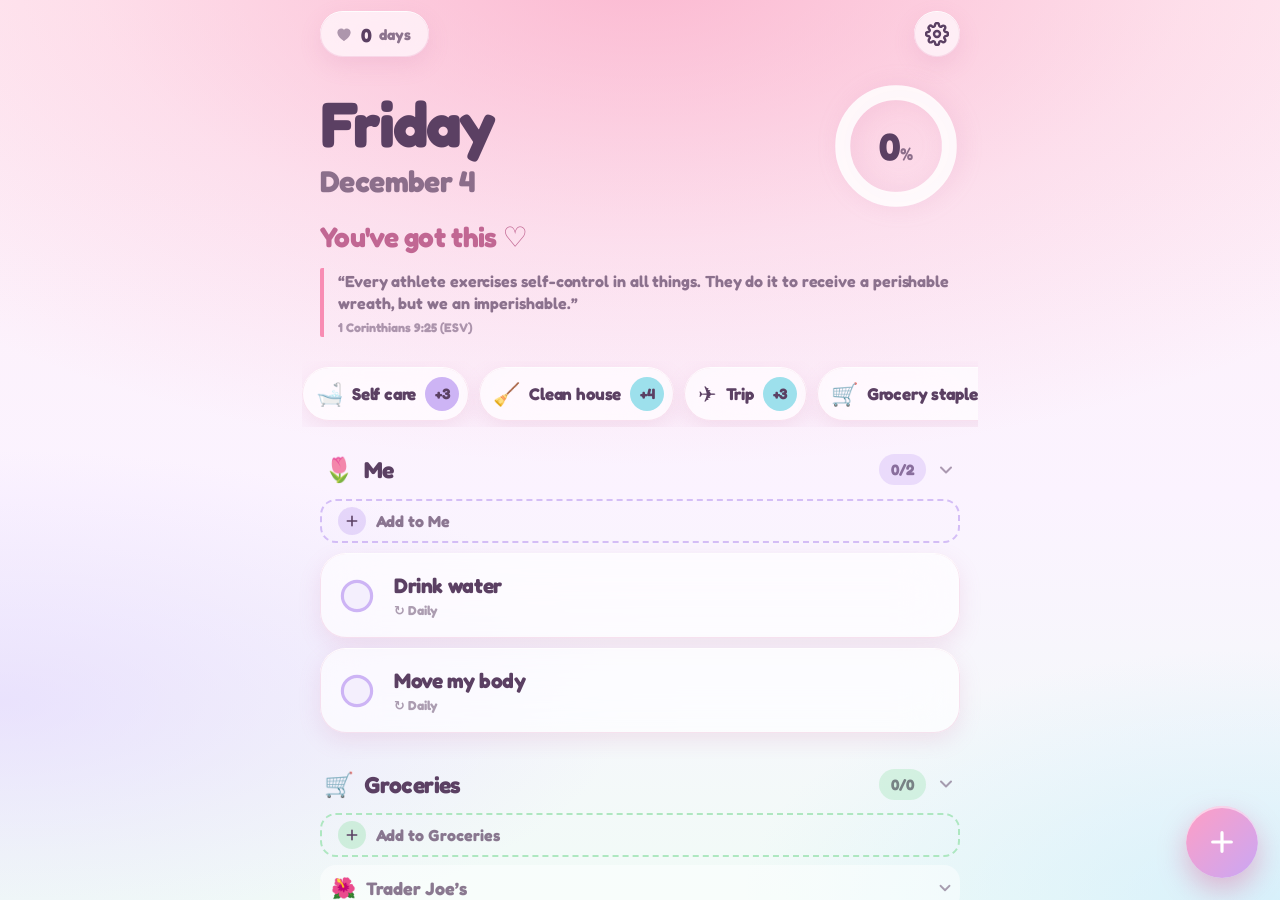
<file: today-hers/index.html>
<!doctype html>
<html lang="en">
<head>
  <meta charset="utf-8">
  <meta name="viewport" content="width=device-width, initial-scale=1, maximum-scale=1, user-scalable=no, viewport-fit=cover">
  <meta name="apple-mobile-web-app-capable" content="yes">
  <meta name="mobile-web-app-capable" content="yes">
  <meta name="apple-mobile-web-app-status-bar-style" content="default">
  <meta name="apple-mobile-web-app-title" content="Today">
  <meta name="theme-color" content="#ffeef6">
  <meta name="format-detection" content="telephone=no">
  <title>Today ♡</title>
  <link rel="manifest" href="manifest.webmanifest">
  <link rel="apple-touch-icon" href="icons/apple-touch-icon.png">
  <link rel="icon" href="icons/icon.svg" type="image/svg+xml">
  <link rel="preload" href="fonts/fredoka.woff2" as="font" type="font/woff2" crossorigin>
  <link rel="stylesheet" href="css/app.css">
  <script type="module" src="js/main.js"></script>
</head>
<body>
  <div id="app">
    <div class="glow" aria-hidden="true"></div>
    <div class="status-scrim" aria-hidden="true"></div>

    <main id="scroller">
      <div class="wrap">
        <header class="top">
          <div class="top-row">
            <button class="days zero" id="days" type="button" aria-label="Days done and history">
              <span class="days-icon" id="days-icon" aria-hidden="true"></span><span id="days-n">0</span><span class="days-word">days</span>
            </button>
            <button class="icon-btn" id="gear" type="button" aria-label="Settings"></button>
          </div>
          <div class="hero">
            <div class="date">
              <h1 id="weekday">Today</h1>
              <p id="monthday"></p>
            </div>
            <div class="ring" id="ring" role="img" aria-label="Progress">
              <svg viewBox="0 0 120 120" aria-hidden="true">
                <circle class="track" cx="60" cy="60" r="50" pathLength="100" fill="none" stroke-width="14"/>
                <circle class="bar" id="ring-bar" cx="60" cy="60" r="50" pathLength="100" fill="none" stroke-width="14" stroke-dasharray="100" stroke-dashoffset="100"/>
              </svg>
              <div class="ring-label"><span><span id="pct">0</span><small>%</small></span></div>
            </div>
          </div>
          <p class="mood" id="mood" aria-live="polite"></p>
          <blockquote class="quote" id="quote"><span class="q-text"></span><cite class="q-src"></cite></blockquote>
        </header>

        <div id="packs" class="packs" aria-label="Task packs"></div>
        <div id="carry"></div>
        <div id="groups"></div>
        <div id="empty" class="empty" hidden></div>
      </div>
    </main>

    <button id="fab" type="button" aria-label="Add task"></button>
    <div id="toast-root"></div>
    <div id="sheet-root"></div>
    <div id="celebrate" aria-live="polite" data-haptic>
      <div class="cel-inner">
        <div class="cel-word">Yay!</div>
        <div class="cel-sub"></div>
        <ul class="cel-list"></ul>
        <div class="cel-stat"></div>
        <div class="cel-hint">Tap to continue</div>
      </div>
    </div>
    <canvas id="confetti" aria-hidden="true"></canvas>
  </div>
</body>
</html>
</file>
<file: today-hers/css/app.css>
/* ============ Tokens ============ */

/* Registered so the day color can animate between values. */
@property --accent {
  syntax: '<color>';
  inherits: true;
  initial-value: #ff9ec4;
}

:root {
  color-scheme: light;
  --font: "Fredoka", ui-rounded, "SF Pro Rounded", -apple-system, BlinkMacSystemFont, "Segoe UI", system-ui, Roboto, sans-serif;
  --sat: env(safe-area-inset-top, 0px);
  --sab: env(safe-area-inset-bottom, 0px);
  --sal: env(safe-area-inset-left, 0px);
  --sar: env(safe-area-inset-right, 0px);
  --kb: 0px;
  --radius: 26px;

  --ink: #5b4063;
  --berry: #dc5c93;
  --bg: #fff5f9;
  --glass: rgba(255, 255, 255, .66);
  --glass-2: rgba(255, 255, 255, .9);
  --glass-line: rgba(226, 150, 192, .26);
  --glass-hi: rgba(255, 255, 255, .95);
  --surface: #fff;
  --surface-2: #fff7fb;
  --surface-3: #ecd3e3;
  --field: rgba(214, 130, 180, .13);
  --seg-on: #fff;
  --toggle-off: #e3cfdc;
  --text: #5b4063;
  --text-2: rgba(91, 64, 99, .7);
  --text-3: rgba(91, 64, 99, .5);
  --line: rgba(91, 64, 99, .08);
  --accent: #ff9ec4;
  --green: #8fdcb5;
  --danger: #ee6f8b;
  --scrim: rgba(120, 80, 120, .3);
  --soft: 0 8px 22px rgba(206, 120, 170, .16);
  --shadow: 0 18px 40px rgba(190, 110, 160, .3), 0 2px 8px rgba(190, 110, 160, .18);

  /* Spring curves (linear() is supported in iOS 17.2+; older browsers fall back to ease). */
  --spring: linear(0, 0.08 3%, 0.32 8%, 0.72 16%, 1.02 24%, 1.12 30%, 1.13 34%, 1.09 40%, 1 50%, 0.97 58%, 0.985 68%, 1.005 80%, 1);
  --spring-soft: linear(0, 0.12 4%, 0.42 10%, 0.75 18%, 0.93 26%, 1.025 34%, 1.04 42%, 1.02 54%, 1.005 70%, 1);
  --out: cubic-bezier(.22, 1, .36, 1);

  transition: --accent .9s var(--out);
}

@font-face {
  font-family: "Fredoka";
  src: url("../fonts/fredoka.woff2") format("woff2");
  font-weight: 300 700;
  font-display: swap;
}

/* ============ Base ============ */

*, *::before, *::after { box-sizing: border-box; -webkit-tap-highlight-color: transparent; }

html, body {
  margin: 0;
  height: 100%;
  overflow: hidden;
  overscroll-behavior: none;
  background: var(--bg);
  color: var(--text);
  font-family: var(--font);
  -webkit-font-smoothing: antialiased;
  -webkit-text-size-adjust: 100%;
  touch-action: manipulation;
}

body { -webkit-user-select: none; user-select: none; -webkit-touch-callout: none; }

input, textarea { -webkit-user-select: text; user-select: text; font: inherit; }

button {
  font: inherit;
  color: inherit;
  background: none;
  border: 0;
  padding: 0;
  margin: 0;
  cursor: pointer;
  touch-action: manipulation;
}

button:focus-visible { outline: 3px solid var(--accent); outline-offset: 2px; }
input:focus-visible, textarea:focus-visible { outline: 2px solid color-mix(in srgb, var(--berry) 45%, transparent); outline-offset: 0; }

svg { display: block; }

#app {
  position: fixed;
  inset: 0;
  background:
    radial-gradient(60vw 40vh at 100% 100%, rgba(190, 230, 255, .5), transparent 70%),
    radial-gradient(70vw 40vh at 0% 78%, rgba(221, 205, 255, .5), transparent 70%),
    linear-gradient(180deg, #fff0f6 0%, #fbf3ff 55%, #f1fbf7 100%);
}

/* The day color, washed across the top of the screen. */
.glow {
  position: fixed;
  left: -30vw;
  right: -30vw;
  top: -42vh;
  height: 96vh;
  background: radial-gradient(ellipse at 50% 40%, color-mix(in srgb, var(--accent) 55%, transparent) 0%, color-mix(in srgb, var(--accent) 18%, transparent) 38%, transparent 68%);
  pointer-events: none;
  z-index: 0;
  transition: opacity .6s;
}
.day-empty .glow { opacity: .35; }

.status-scrim {
  position: fixed;
  top: 0; left: 0; right: 0;
  height: var(--sat);
  background: color-mix(in srgb, var(--bg) 55%, transparent);
  -webkit-backdrop-filter: blur(18px) saturate(160%);
  backdrop-filter: blur(18px) saturate(160%);
  z-index: 20;
  pointer-events: none;
}

#scroller {
  position: absolute;
  inset: 0;
  overflow-y: auto;
  overflow-x: hidden;
  -webkit-overflow-scrolling: touch;
  overscroll-behavior-y: contain;
  padding: calc(var(--sat) + 8px) calc(var(--sar) + 18px) calc(var(--sab) + 150px) calc(var(--sal) + 18px);
}
#scroller.locked { overflow: hidden; }

.wrap { max-width: 640px; margin: 0 auto; }

/* ============ Glass ============ */

.glassy, .task-fg, .pack, .carry, .days, .icon-btn, .sheet, .toast {
  background: var(--glass);
  -webkit-backdrop-filter: blur(26px) saturate(170%);
  backdrop-filter: blur(26px) saturate(170%);
  box-shadow: var(--soft), inset 0 1px 0 var(--glass-hi), inset 0 0 0 1px var(--glass-line);
}

/* ============ iOS haptic overlays ============ */

/* A transparent label over every control, with a hidden switch inside. The finger
   lands on the label, so WebKit forwards a trusted click to the switch and iOS
   plays the system haptic. See js/haptics.js. */
.hap-host { position: relative; }
label.hap {
  position: absolute;
  inset: 0;
  z-index: 1;
  border-radius: inherit;
  touch-action: manipulation;
  -webkit-tap-highlight-color: transparent;
  -webkit-user-select: none;
  user-select: none;
}
label.hap > input {
  position: absolute;
  left: 0; top: 0;
  width: 1px; height: 1px;
  margin: 0;
  visibility: hidden;
}
.no-haptics label.hap { display: none; }
.diag { display: block; margin-top: 6px; font-size: 12px; font-weight: 700; color: var(--text-3); font-variant-numeric: tabular-nums; }
.htest-n { font-size: 15px; font-weight: 800; color: var(--berry); font-variant-numeric: tabular-nums; }

/* ============ Header ============ */

.top-row { display: flex; justify-content: space-between; align-items: center; min-height: 52px; }

.days {
  display: inline-flex;
  align-items: center;
  gap: 7px;
  height: 46px;
  padding: 0 18px 0 14px;
  border-radius: 23px;
  font-size: 19px;
  font-weight: 850;
  font-variant-numeric: tabular-nums;
  transition: transform .45s var(--spring);
}
.days:active { transform: scale(.92); }
.days-icon { display: grid; place-items: center; color: var(--berry); }
.days-icon svg { width: 20px; height: 20px; filter: drop-shadow(0 2px 5px color-mix(in srgb, var(--berry) 45%, transparent)); }
.days-word { font-size: 15px; font-weight: 800; color: var(--text-2); }
.days.zero .days-icon { color: var(--text-3); }
.days.zero .days-icon svg { filter: none; }

.icon-btn {
  width: 46px; height: 46px;
  border-radius: 23px;
  display: grid;
  place-items: center;
  transition: transform .45s var(--spring);
}
.icon-btn:active { transform: scale(.9) rotate(30deg); }
.icon-btn svg { width: 24px; height: 24px; }

.hero { display: flex; align-items: center; justify-content: space-between; gap: 14px; margin: 22px 0 4px; }
.date { min-width: 0; }

#weekday {
  margin: 0;
  font-size: clamp(36px, 10.4vw, 64px);
  font-weight: 700;
  letter-spacing: -.03em;
  line-height: .96;
}
#monthday {
  margin: 8px 0 0;
  font-size: clamp(22px, 6.4vw, 30px);
  font-weight: 800;
  letter-spacing: -.02em;
  color: var(--text-2);
}

.mood {
  margin: 10px 0 14px;
  font-size: clamp(22px, 6.2vw, 28px);
  font-weight: 850;
  letter-spacing: -.025em;
  color: color-mix(in srgb, var(--accent) 55%, #7d3a6b);
  transition: color .9s var(--out);
}
.mood.bump { animation: moodbump .55s var(--spring); }
@keyframes moodbump { 0% { transform: translateX(-6px) scale(.96); opacity: .4; } }

.ring { position: relative; width: 128px; height: 128px; flex: none; }
.ring svg { width: 100%; height: 100%; transform: rotate(-90deg); overflow: visible; }
.ring .track { stroke: rgba(255, 255, 255, .85); filter: drop-shadow(0 4px 10px rgba(206, 120, 170, .18)); }
.ring .bar {
  stroke: var(--accent);
  stroke-linecap: round;
  filter: drop-shadow(0 3px 7px color-mix(in srgb, var(--accent) 60%, transparent));
  transition: stroke-dashoffset .9s var(--spring-soft), opacity .3s, stroke .9s var(--out);
}
.ring.full .bar { filter: drop-shadow(0 3px 12px var(--accent)); }
.ring-label {
  position: absolute; inset: 0;
  display: flex; align-items: center; justify-content: center;
  font-weight: 900;
  font-size: 38px;
  letter-spacing: -.05em;
  line-height: 1;
  font-variant-numeric: tabular-nums;
}
.ring-label small { font-size: 17px; margin-left: 1px; letter-spacing: 0; color: var(--text-2); }

/* ============ Quote of the day ============ */

.quote {
  margin: 0 0 24px;
  padding: 2px 0 2px 14px;
  border-left: 4px solid var(--accent);
  border-radius: 2px;
  transition: border-color .9s var(--out);
}
.q-text {
  display: block;
  font-size: 16px;
  font-weight: 650;
  line-height: 1.4;
  color: var(--text-2);
  letter-spacing: -.005em;
}
.q-src {
  display: block;
  margin-top: 5px;
  font-style: normal;
  font-size: 12.5px;
  font-weight: 750;
  color: var(--text-3);
}

/* ============ Packs ============ */

.packs {
  display: flex;
  gap: 10px;
  overflow-x: auto;
  scrollbar-width: none;
  margin: 0 -18px 22px;
  padding: 6px 18px;
  scroll-snap-type: x proximity;
}
.packs::-webkit-scrollbar { display: none; }
.packs[hidden] { display: none; }
.pack {
  flex: none;
  display: inline-flex;
  align-items: center;
  gap: 9px;
  height: 54px;
  padding: 0 10px 0 14px;
  border-radius: 27px;
  font-size: 17px;
  font-weight: 850;
  letter-spacing: -.01em;
  scroll-snap-align: start;
  transition: transform .45s var(--spring), opacity .3s;
}
.pack:active { transform: scale(.93); }
.pack.pressing { transition-duration: .5s; transform: scale(.9); background: var(--glass-2); }
.pack-emoji { font-size: 22px; }
.pack-n {
  min-width: 34px;
  height: 34px;
  padding: 0 9px;
  border-radius: 17px;
  display: grid;
  place-items: center;
  background: var(--c);
  color: var(--ink);
  font-size: 15px;
  font-weight: 900;
  font-variant-numeric: tabular-nums;
}
.pack-n svg { width: 18px; height: 18px; }
.pack.used { opacity: .5; }
.pack.used .pack-n { background: rgba(91, 64, 99, .1); color: var(--text); }

/* ============ Carry-over card ============ */

.carry {
  display: flex;
  align-items: center;
  gap: 8px;
  border-radius: var(--radius);
  padding: 10px 6px 10px 18px;
  margin-bottom: 24px;
  animation: rise .55s var(--spring-soft) both;
}
.carry-text { flex: 1; font-size: 15px; font-weight: 700; color: var(--text-2); }
.carry-text b { display: block; font-size: 18px; font-weight: 850; color: var(--text); }
.carry-yes {
  height: 44px;
  padding: 0 16px;
  border-radius: 22px;
  background: var(--berry);
  color: #fff;
  font-weight: 850;
  font-size: 15px;
  white-space: nowrap;
  transition: transform .4s var(--spring);
}
.carry-yes:active { transform: scale(.93); }
.carry-no { width: 44px; height: 44px; font-size: 18px; color: var(--text-2); font-weight: 800; }

@keyframes rise { from { opacity: 0; transform: translateY(14px) scale(.97); } }

/* ============ Groups ============ */

.group { margin-bottom: 4px; }
.group.collapsed { margin-bottom: 14px; }

.group-head {
  width: 100%;
  display: flex;
  align-items: center;
  gap: 10px;
  min-height: 48px;
  padding: 2px 4px 8px;
  text-align: left;
  transition: transform .4s var(--spring);
}
.group-head:active, .group-head.pressing { transform: scale(.97); }
.group-head.pressing { transition-duration: .48s; transform: scale(.94); }
.g-emoji { font-size: 24px; width: 30px; text-align: center; flex: none; }
.g-name {
  flex: 1;
  min-width: 0;
  font-size: 23px;
  font-weight: 900;
  letter-spacing: -.025em;
  overflow: hidden;
  text-overflow: ellipsis;
  white-space: nowrap;
}
.g-count {
  font-size: 15px;
  font-weight: 850;
  font-variant-numeric: tabular-nums;
  color: color-mix(in srgb, var(--c) 40%, var(--ink));
  background: color-mix(in srgb, var(--c) 38%, transparent);
  padding: 6px 12px;
  border-radius: 999px;
  transition: background .3s, color .3s;
}
.g-count.complete { background: var(--c); color: var(--ink); }
/* Progress bar, shown only while the group is collapsed */
.g-bar {
  display: none;
  width: 72px;
  height: 7px;
  flex: none;
  border-radius: 4px;
  background: color-mix(in srgb, var(--c) 35%, transparent);
  overflow: hidden;
  margin-right: 2px;
}
.group.collapsed .g-bar { display: block; animation: rise .35s var(--spring-soft) both; }
.g-bar i {
  display: block;
  height: 100%;
  width: var(--p, 0%);
  border-radius: inherit;
  background: var(--c);
  transition: width .6s var(--spring-soft);
}
.g-bar.complete { box-shadow: 0 0 10px color-mix(in srgb, var(--c) 60%, transparent); }
.chev { width: 20px; height: 20px; color: var(--text-3); transition: transform .45s var(--spring); flex: none; }
.group.collapsed .chev { transform: rotate(-90deg); }

.group-body {
  margin: 0 -24px;
  padding: 0 24px;
  overflow: hidden;
}
.group-body[hidden] { display: none; }

/* "Add to …" row at the top of each group: a one-off task for today in that group */
.add-inline {
  display: flex;
  align-items: center;
  gap: 10px;
  width: 100%;
  min-height: 44px;
  padding: 0 10px 0 16px;
  margin: 2px 0 8px;
  border-radius: 16px;
  border: 2px dashed color-mix(in srgb, var(--c) 85%, transparent);
  color: var(--text-2);
  font-size: 16px;
  font-weight: 800;
  text-align: left;
  transition: transform .4s var(--spring), background .2s;
}
.add-inline:active { transform: scale(.97); background: color-mix(in srgb, var(--c) 12%, transparent); }
.ai-plus {
  width: 28px; height: 28px;
  flex: none;
  border-radius: 50%;
  display: grid;
  place-items: center;
  background: color-mix(in srgb, var(--c) 45%, transparent);
  color: var(--ink);
}
.ai-plus svg { width: 16px; height: 16px; }

.tasks {
  list-style: none;
  margin: 0;
  padding: 2px 0 26px;
  min-height: 0;
  display: flex;
  flex-direction: column;
  gap: 10px;
}

/* ============ Task ============ */

.task { position: relative; border-radius: var(--radius); touch-action: pan-y; --p: 0; }
.task-card { position: relative; border-radius: inherit; }

.swipe-bg {
  position: absolute;
  inset: 0;
  border-radius: inherit;
  display: flex;
  align-items: center;
  justify-content: space-between;
  padding: 0 24px;
  opacity: 0;
}
.task.swiping .swipe-bg { opacity: 1; }
.task[data-dir="right"] .swipe-bg { background: var(--c); color: var(--ink); }
.task[data-dir="left"] .swipe-bg { background: var(--danger); color: #fff; }
.task[data-dir="right"] .sb-del, .task[data-dir="left"] .sb-done { visibility: hidden; }
.sb { width: 30px; height: 30px; opacity: var(--p); transform: scale(calc(.55 + var(--p) * .35)); transition: transform .3s var(--spring); }
.sb svg { width: 100%; height: 100%; }
.task[data-armed] .sb { transform: scale(1.25); }

.task-fg {
  position: relative;
  display: flex;
  align-items: center;
  gap: 8px;
  min-height: 74px;
  padding: 8px 16px 8px 8px;
  border-radius: inherit;
  will-change: transform;
  transition: background .3s, box-shadow .3s;
}
.task.done .task-fg {
  background: color-mix(in srgb, var(--green) 30%, rgba(255, 255, 255, .7));
  box-shadow:
    inset 0 1px 0 rgba(255, 255, 255, .9),
    inset 0 0 0 1.5px color-mix(in srgb, var(--green) 75%, transparent),
    0 8px 22px color-mix(in srgb, var(--green) 30%, transparent);
}
.task.pop .task-fg { animation: doneflash .9s var(--out); }
@keyframes doneflash {
  0% { box-shadow: inset 0 0 0 2px var(--green), 0 0 0 color-mix(in srgb, var(--green) 70%, transparent); background: color-mix(in srgb, var(--green) 60%, #fff); }
  40% { box-shadow: inset 0 0 0 2px var(--green), 0 0 36px color-mix(in srgb, var(--green) 70%, transparent); background: color-mix(in srgb, var(--green) 48%, #fff); }
}
.task-fg.springback { transition: transform .5s var(--spring); }
.task-fg.flyout { transition: transform .24s var(--out); }

.check {
  width: 58px; height: 58px;
  flex: none;
  display: grid;
  place-items: center;
  border-radius: 50%;
}
.check svg { width: 36px; height: 36px; overflow: visible; transition: transform .35s var(--spring); }
.check:active svg { transform: scale(.82); }
.check-ring { fill: color-mix(in srgb, var(--c) 22%, #fff); stroke: var(--c); stroke-width: 2.8; }
.check-fill {
  fill: var(--c);
  transform-box: fill-box;
  transform-origin: center;
  transform: scale(0);
  transition: transform .5s var(--spring);
}
.tick {
  fill: none;
  stroke: #fff;
  stroke-width: 3.8;
  stroke-linecap: round;
  stroke-linejoin: round;
  stroke-dasharray: 1;
  stroke-dashoffset: 1;
  visibility: hidden;
  transition: stroke-dashoffset .3s var(--out) .1s, visibility 0s .1s;
}
.task.done .check-fill { transform: scale(1); }
.task.done .check-fill, .task.done .check-ring { fill: #5fc99a; stroke: #5fc99a; }
.task.done .check svg { filter: drop-shadow(0 3px 7px color-mix(in srgb, var(--green) 80%, transparent)); }
.task.done .tick { stroke-dashoffset: 0; visibility: visible; }
.task.pop .check svg { animation: pop .6s ease-out; }

@keyframes pop {
  0% { transform: scale(1); }
  22% { transform: scale(.7); }
  52% { transform: scale(1.28); }
  76% { transform: scale(.95); }
  100% { transform: scale(1); }
}

/* Block (not flex) so .task-text stays inline and the strike can follow wrapped lines. */
.task-body { flex: 1; min-width: 0; display: block; padding: 12px 0; cursor: pointer; }

.task-text {
  font-size: 21px;
  font-weight: 750;
  letter-spacing: -.018em;
  line-height: 1.25;
  word-break: break-word;
  /* Animated strikethrough that works across wrapped lines */
  background: linear-gradient(currentColor, currentColor) 0 58% / 0% 2.5px no-repeat;
  -webkit-box-decoration-break: clone;
  box-decoration-break: clone;
  transition: background-size .38s var(--out) .06s, color .3s;
}
.task.done .task-text { color: color-mix(in srgb, #3f9c74 60%, var(--ink)); background-image: linear-gradient(#5fc99a, #5fc99a); background-size: 100% 2.5px; }
.task.done .task-meta { color: #4fae86; }

.task-meta { display: block; margin-top: 3px; font-size: 13px; font-weight: 750; color: var(--text-3); }
.task-meta:empty { display: none; }

.task.lifted { z-index: 5; }
.task.lifted .task-fg { box-shadow: var(--shadow), inset 0 1px 0 var(--glass-hi); background: var(--glass-2); }
.reordering .task:not(.lifted) { transition: transform .32s var(--spring-soft); }

.particle, .shock { position: fixed; pointer-events: none; z-index: 60; will-change: transform, opacity; }
.particle { border-radius: 50%; }
.shock { width: 40px; height: 40px; border: 3px solid; border-radius: 50%; }

/* ============ Empty state ============ */

.empty { text-align: center; padding: 36px 20px 0; animation: rise .6s var(--spring-soft) both; }
.empty-emoji { font-size: 68px; display: inline-block; animation: float 3.2s ease-in-out infinite; }
.empty h2 { font-size: 32px; font-weight: 900; letter-spacing: -.03em; margin: 14px 0 8px; }
.empty p { color: var(--text-2); font-size: 18px; font-weight: 650; line-height: 1.4; margin: 0; }
.empty b { color: var(--text); }

@keyframes float { 50% { transform: translateY(-8px) rotate(-4deg); } }

/* ============ FAB ============ */

#fab {
  position: fixed;
  right: calc(var(--sar) + 22px);
  bottom: calc(var(--sab) + 22px);
  width: 72px; height: 72px;
  border-radius: 50%;
  background: linear-gradient(135deg, #ff9ec4 0%, #c9a7f5 100%);
  color: #fff;
  display: grid;
  place-items: center;
  z-index: 10;
  box-shadow: 0 12px 28px rgba(220, 92, 147, .4), inset 0 2px 0 rgba(255, 255, 255, .55);
  transition: transform .5s var(--spring);
}
#fab:active { transform: scale(.86) rotate(90deg); }
#fab svg { width: 32px; height: 32px; }

/* ============ Toast ============ */

#toast-root {
  position: fixed;
  left: 0; right: 0;
  bottom: calc(var(--sab) + 110px);
  display: flex;
  justify-content: center;
  padding: 0 calc(var(--sar) + 16px) 0 calc(var(--sal) + 16px);
  pointer-events: none;
  z-index: 40;
}
.toast {
  position: absolute;
  bottom: 0;
  width: calc(100% - 32px);
  max-width: 480px;
  pointer-events: auto;
  display: flex;
  align-items: center;
  gap: 8px;
  min-height: 58px;
  padding: 7px 7px 7px 18px;
  border-radius: 20px;
  background: rgba(255, 255, 255, .92);
  color: var(--text);
  font-weight: 750;
  font-size: 16px;
  overflow: hidden;
  opacity: 0;
  transform: translateY(24px) scale(.95);
  transition: transform .5s var(--spring), opacity .25s;
}
.toast.show { opacity: 1; transform: none; }
.toast-msg { flex: 1; min-width: 0; overflow: hidden; text-overflow: ellipsis; white-space: nowrap; }
.toast-btn { height: 44px; padding: 0 18px; border-radius: 14px; background: var(--berry); color: #fff; font-weight: 850; }
.toast-btn:active { transform: scale(.94); }
.toast-bar {
  position: absolute; left: 0; bottom: 0;
  width: 100%; height: 3px;
  background: currentColor;
  opacity: .3;
  transform-origin: left;
  animation: drain linear forwards;
}
@keyframes drain { to { transform: scaleX(0); } }

/* ============ Sheets ============ */

.sheet-wrap { position: fixed; inset: 0; z-index: 30; }
.sheet-backdrop { position: absolute; inset: 0; background: var(--scrim); opacity: 0; transition: opacity .3s; }
.sheet-wrap.open .sheet-backdrop { opacity: 1; }

.sheet {
  position: absolute;
  left: 0; right: 0;
  bottom: var(--kb);
  margin: 0 auto;
  max-width: 600px;
  max-height: calc(100% - var(--sat) - var(--kb) - 20px);
  overflow-y: auto;
  overscroll-behavior: contain;
  -webkit-overflow-scrolling: touch;
  background: rgba(255, 248, 252, .93);
  border-radius: 34px 34px 0 0;
  padding: 0 calc(var(--sar) + 20px) calc(var(--sab) + 20px) calc(var(--sal) + 20px);
  box-shadow: 0 -10px 40px rgba(190, 110, 160, .28), inset 0 1px 0 var(--glass-hi), inset 0 0 0 1px var(--glass-line);
  transform: translateY(105%);
  transition: transform .52s var(--spring-soft);
}
.kb-open .sheet { padding-bottom: 14px; }
.sheet-wrap.open .sheet { transform: none; }
.sheet-wrap.closing .sheet { transition: transform .3s var(--out); }

.grab-zone {
  padding: 8px 20px 2px;
  margin: 0 -20px;
  touch-action: none;
  position: sticky;
  top: 0;
  z-index: 2;
  /* Solid, so content scrolling underneath doesn't show through the title. */
  background: linear-gradient(#fff8fc 85%, rgba(255, 248, 252, 0));
}
.grabber { width: 40px; height: 5px; border-radius: 3px; background: var(--text-3); margin: 0 auto 12px; }
.sheet h2 { font-size: 30px; font-weight: 900; letter-spacing: -.035em; margin: 2px 0 14px; }
.sheet h3 {
  font-size: 13px;
  text-transform: uppercase;
  letter-spacing: .07em;
  color: var(--text-2);
  font-weight: 800;
  margin: 24px 4px 8px;
}
.hint { font-size: 14px; font-weight: 600; color: var(--text-2); margin: 8px 4px 0; line-height: 1.4; }
.hint.center { text-align: center; margin-top: 18px; }

.field {
  width: 100%;
  height: 58px;
  border: 0;
  outline: 0;
  border-radius: 16px;
  background: var(--field);
  color: var(--text);
  font-size: 20px;
  font-weight: 700;
  padding: 0 18px;
  -webkit-appearance: none;
  appearance: none;
}
.field::placeholder { color: var(--text-3); }
textarea.field { height: auto; padding: 14px 18px; line-height: 1.4; resize: none; font-size: 18px; }

.add-form, .edit-form { display: flex; gap: 10px; }
.add-go {
  width: 58px; height: 58px;
  flex: none;
  border-radius: 16px;
  background: var(--berry);
  color: #fff;
  display: grid;
  place-items: center;
  transition: transform .4s var(--spring);
}
.add-go:active { transform: scale(.88); }
.add-go svg { width: 26px; height: 26px; }
.add-note { font-size: 14px; font-weight: 700; color: var(--text-3); text-align: center; margin: 14px 0 0; }
.add-note.bump { color: #3f9c74; animation: bump .45s var(--spring); }
@keyframes bump { 0% { transform: scale(.9); } }

/* Suggestions under the add field */
.suggest { display: flex; flex-wrap: wrap; gap: 8px; margin-top: 12px; }
.suggest[hidden] { display: none; }
.sug {
  display: inline-flex;
  align-items: center;
  gap: 8px;
  height: 42px;
  padding: 0 14px 0 10px;
  border-radius: 21px;
  background: var(--field);
  font-size: 16px;
  font-weight: 750;
  max-width: 100%;
  transition: transform .4s var(--spring), background .2s;
}
.sug:active { transform: scale(.93); background: color-mix(in srgb, var(--c) 25%, var(--field)); }
.sug i { width: 10px; height: 10px; flex: none; border-radius: 50%; background: var(--c); }

.seg { display: flex; gap: 4px; padding: 4px; border-radius: 15px; background: var(--field); margin-top: 14px; }
.seg button {
  flex: 1;
  height: 44px;
  border-radius: 11px;
  font-size: 16px;
  font-weight: 800;
  color: var(--text-2);
  display: flex;
  align-items: center;
  justify-content: center;
  gap: 6px;
  transition: background .25s, color .25s, box-shadow .25s, transform .4s var(--spring);
}
.seg button svg { width: 16px; height: 16px; }
.seg button:active { transform: scale(.95); }
.seg button[aria-pressed="true"] { background: var(--seg-on); color: var(--berry); box-shadow: 0 2px 8px rgba(206, 120, 170, .22); }

.days-pick {
  display: none;
  justify-content: space-between;
  gap: 6px;
  margin-top: 12px;
}
.days-pick.show { display: flex; animation: rise .4s var(--spring-soft); }
.days-pick button {
  width: 44px; height: 44px;
  border-radius: 50%;
  background: var(--field);
  color: var(--text-2);
  font-weight: 850;
  font-size: 15px;
  transition: background .2s, color .2s, transform .4s var(--spring);
}
.days-pick button:active { transform: scale(.88); }
.days-pick button[aria-pressed="true"] { background: var(--berry); color: #fff; }

.chips { display: flex; flex-wrap: wrap; gap: 8px; margin-top: 14px; }
.chip {
  display: inline-flex;
  align-items: center;
  gap: 6px;
  height: 44px;
  padding: 0 16px 0 12px;
  border-radius: 22px;
  background: var(--field);
  font-size: 16px;
  font-weight: 750;
  transition: background .2s, color .2s, transform .4s var(--spring);
}
.chip:active { transform: scale(.92); }
.chip[aria-pressed="true"] { background: var(--c); color: var(--ink); box-shadow: inset 0 0 0 2px rgba(255, 255, 255, .7); }
.chip-new { background: transparent; border: 2px dashed var(--surface-3); color: var(--text-2); }
.chip-new svg { width: 16px; height: 16px; }

.btn {
  display: block;
  width: 100%;
  height: 56px;
  margin-top: 18px;
  border-radius: 18px;
  background: var(--berry);
  color: #fff;
  font-size: 18px;
  font-weight: 850;
  transition: transform .4s var(--spring), background .2s, color .2s;
}
.btn:active { transform: scale(.96); }
.btn.danger { background: transparent; color: var(--danger); margin-top: 8px; }
.btn.danger.armed { background: var(--danger); color: #fff; }

/* Category and pack editors */
.cat-row { display: flex; gap: 10px; }
.emoji-field { width: 64px; flex: none; padding: 0; text-align: center; font-size: 30px; }
.emoji-pick { display: grid; grid-template-columns: repeat(8, 1fr); gap: 4px; margin-top: 14px; }
.emoji-pick button { height: 44px; border-radius: 12px; font-size: 24px; transition: background .2s, transform .35s var(--spring); }
.emoji-pick button:active { transform: scale(.85); }
.emoji-pick button[aria-pressed="true"] { background: color-mix(in srgb, var(--c) 55%, transparent); }
.palette { display: grid; grid-template-columns: repeat(8, 1fr); gap: 10px; margin-top: 18px; }
.swatch {
  aspect-ratio: 1;
  min-height: 34px;
  border-radius: 50%;
  background: var(--c);
  transition: transform .4s var(--spring), box-shadow .2s;
}
.swatch[aria-pressed="true"] { transform: scale(1.08); box-shadow: 0 0 0 3px var(--surface-2), 0 0 0 6px var(--c); }
.pack-sheet .chips { margin-top: 4px; }
.pack-sheet .emoji-pick { margin-top: 4px; }

/* Settings */
.set-group { background: var(--field); border-radius: 16px; overflow: hidden; }
.set-row {
  display: flex;
  align-items: center;
  gap: 12px;
  width: 100%;
  min-height: 54px;
  padding: 0 16px;
  text-align: left;
  font-size: 17px;
  font-weight: 700;
}
.set-row + .set-row { border-top: 1px solid var(--line); }
.set-row .label { flex: 1; min-width: 0; }
.set-row .label small { display: block; font-size: 13px; font-weight: 700; color: var(--text-3); }
.set-row > svg { width: 18px; height: 18px; color: var(--text-3); }
.set-row.add-row { color: var(--berry); }
.set-row.add-row svg { width: 20px; height: 20px; color: var(--berry); }
.set-row.muted { color: var(--text-3); }
.set-row input[type="time"] {
  background: transparent;
  border: 0;
  color: var(--text);
  font-size: 17px;
  font-weight: 850;
  text-align: right;
  -webkit-appearance: none;
  appearance: none;
  min-width: 90px;
}
.set-row .dot { width: 12px; height: 12px; border-radius: 50%; background: var(--c); flex: none; }
.cat-emoji { font-size: 20px; }

.toggle {
  position: relative;
  width: 52px; height: 32px;
  flex: none;
  border-radius: 16px;
  background: var(--toggle-off);
  transition: background .25s;
}
.toggle::after {
  content: "";
  position: absolute;
  top: 2px; left: 2px;
  width: 28px; height: 28px;
  border-radius: 50%;
  background: #fff;
  box-shadow: 0 2px 6px rgba(150, 90, 130, .3);
  transition: transform .4s var(--spring);
}
.toggle[aria-checked="true"] { background: #ff9ec4; }
.toggle[aria-checked="true"]::after { transform: translateX(20px); }

/* History */
.hist-stats { display: grid; grid-template-columns: 1fr 1fr; gap: 10px; margin-bottom: 20px; }
.stat { background: var(--field); border-radius: 18px; padding: 14px 16px; }
.stat b { display: block; font-size: 36px; font-weight: 900; letter-spacing: -.04em; line-height: 1; color: var(--berry); }
.stat span { display: block; margin-top: 6px; font-size: 13px; font-weight: 750; color: var(--text-2); }

.hist-grid { display: grid; grid-template-columns: repeat(7, 1fr); gap: 6px; }
.hist-dow { text-align: center; font-size: 12px; font-weight: 850; color: var(--text-3); padding-bottom: 2px; }
.cell {
  aspect-ratio: 1;
  max-height: 46px;
  border-radius: 11px;
  background: color-mix(in srgb, var(--green) var(--m, 0%), var(--field));
  font-size: 14px;
  font-weight: 800;
  color: var(--text-3);
  display: grid;
  place-items: center;
  transition: transform .35s var(--spring);
}
button.cell:active { transform: scale(.88); }
.cell.out { background: transparent; }
.cell.perfect { background: var(--green); color: var(--ink); box-shadow: 0 0 12px color-mix(in srgb, var(--green) 45%, transparent); }
.cell[style*="--m"] { color: var(--text); }
.cell.today { box-shadow: 0 0 0 2.5px var(--surface-2), 0 0 0 5px var(--text); }
.cell.sel { transform: scale(1.12); }
.cell.has { box-shadow: inset 0 0 0 1.5px rgba(91, 64, 99, .16); }
.cell.perfect.has { box-shadow: 0 0 12px color-mix(in srgb, var(--green) 45%, transparent); }

/* A past day's list, with a picker to copy tasks onto today */
.day-panel { margin-top: 6px; animation: rise .4s var(--spring-soft); }
.day-tasks { list-style: none; margin: 0; padding: 0; display: flex; flex-direction: column; gap: 6px; }
.day-task {
  width: 100%;
  display: flex;
  align-items: center;
  gap: 10px;
  min-height: 50px;
  padding: 6px 12px 6px 8px;
  border-radius: 14px;
  background: var(--field);
  text-align: left;
  font-size: 16px;
  font-weight: 750;
  transition: background .2s, box-shadow .2s, transform .35s var(--spring);
}
.day-task:active:not(:disabled) { transform: scale(.98); }
.day-task[aria-pressed="true"] { background: color-mix(in srgb, var(--c) 22%, var(--field)); box-shadow: inset 0 0 0 1.5px color-mix(in srgb, var(--c) 70%, transparent); }
.day-task:disabled { cursor: default; }
.dt-check {
  width: 26px; height: 26px;
  flex: none;
  border-radius: 50%;
  display: grid;
  place-items: center;
  border: 2px solid color-mix(in srgb, var(--c) 60%, transparent);
  color: transparent;
}
.dt-check.done { background: #5fc99a; border-color: #5fc99a; color: #fff; }
.dt-check svg { width: 14px; height: 14px; }
.dt-text { flex: 1; min-width: 0; overflow: hidden; text-overflow: ellipsis; white-space: nowrap; }
.dt-meta { font-size: 12px; font-weight: 800; color: var(--text-3); flex: none; }
.day-task[aria-pressed="true"] .dt-meta { color: var(--text-2); }

.hist-detail { text-align: center; min-height: 22px; margin: 18px 0 6px; font-size: 16px; font-weight: 750; color: var(--text-2); }

/* ============ Finish screen ============ */

#celebrate {
  position: fixed;
  inset: 0;
  z-index: 65;
  display: flex;
  flex-direction: column;
  align-items: center;
  justify-content: center;
  text-align: center;
  color: var(--ink);
  background:
    radial-gradient(circle at 15% 90%, #c9f2e0 0%, transparent 55%),
    radial-gradient(circle at 90% 85%, #d9ccff 0%, transparent 55%),
    radial-gradient(circle at 50% 25%, #fff 0%, #ffd9ea 40%, #ffc2dc 100%);
  clip-path: circle(0% at 50% 62%);
  opacity: 0;
  pointer-events: none;
  overflow-y: auto;
  transition: clip-path .75s var(--out), opacity .2s;
  padding: calc(var(--sat) + 24px) 24px calc(var(--sab) + 24px);
}
#celebrate .cel-inner { margin: auto; }
#celebrate.show { clip-path: circle(150% at 50% 62%); opacity: 1; pointer-events: auto; }
.cel-inner { max-width: 420px; width: 100%; }
.cel-word {
  font-size: clamp(84px, 26vw, 150px);
  font-weight: 900;
  letter-spacing: -.07em;
  line-height: .9;
  transform: scale(.5) translateY(30px);
  opacity: 0;
  transition: transform .9s var(--spring) .15s, opacity .3s .15s;
}
#celebrate.show .cel-word { transform: none; opacity: 1; }
.cel-sub {
  margin-top: 14px;
  font-size: 19px;
  font-weight: 850;
  opacity: 0;
  transform: translateY(12px);
  transition: opacity .4s .45s, transform .6s var(--spring) .45s;
}
#celebrate.show .cel-sub { opacity: .78; transform: none; }
.cel-list {
  list-style: none;
  margin: 22px auto 0;
  padding: 0;
  display: flex;
  flex-direction: column;
  gap: 6px;
  max-width: 340px;
  text-align: left;
}
.cel-list li {
  display: flex;
  align-items: center;
  gap: 12px;
  font-size: 18px;
  font-weight: 800;
  letter-spacing: -.01em;
  opacity: 0;
  transform: translateX(-16px);
}
#celebrate.show .cel-list li { animation: celin .55s var(--spring) forwards; animation-delay: calc(.6s + var(--i) * 90ms); }
@keyframes celin { to { opacity: 1; transform: none; } }
.cel-list i {
  width: 28px; height: 28px;
  flex: none;
  border-radius: 50%;
  background: #fff;
  color: var(--berry);
  display: grid;
  place-items: center;
}
.cel-list i svg { width: 16px; height: 16px; }
.cel-list span { overflow: hidden; text-overflow: ellipsis; white-space: nowrap; }
.cel-list .more { opacity: .7; }
.cel-stat {
  margin-top: 22px;
  font-size: 20px;
  font-weight: 850;
  opacity: 0;
  transition: opacity .5s 1.5s;
}
.cel-stat b { font-size: 44px; font-weight: 900; letter-spacing: -.05em; margin-right: 6px; vertical-align: -4px; }
#celebrate.show .cel-stat { opacity: 1; }
.cel-hint { margin-top: 18px; font-size: 14px; font-weight: 800; opacity: 0; transition: opacity .6s 2.2s; }
#celebrate.show .cel-hint { opacity: .55; }

#confetti { position: fixed; inset: 0; width: 100%; height: 100%; pointer-events: none; z-index: 70; display: none; }

/* ============ Subtasks ============ */

/* The count and arrow on the card. */
.sub-toggle {
  flex: none;
  display: inline-flex;
  align-items: center;
  gap: 4px;
  height: 40px;
  padding: 0 8px 0 12px;
  margin-right: -6px;
  border-radius: 20px;
  background: color-mix(in srgb, var(--c) 30%, transparent);
  color: color-mix(in srgb, var(--c) 35%, var(--ink));
  font-size: 14px;
  font-weight: 650;
  font-variant-numeric: tabular-nums;
  transition: transform .4s var(--spring), background .2s;
}
.sub-toggle[hidden] { display: none; }
.sub-toggle:active { transform: scale(.92); }
.sub-toggle .chev { width: 18px; height: 18px; color: currentColor; transform: rotate(-90deg); transition: transform .45s var(--spring); }
.task.subs-open .sub-toggle .chev { transform: none; }
.task.done .sub-toggle { background: color-mix(in srgb, var(--green) 45%, transparent); color: #3f9c74; }

.subs {
  margin: 6px 0 2px 34px;
  padding-left: 14px;
  border-left: 2.5px dotted color-mix(in srgb, var(--c) 70%, transparent);
  animation: rise .4s var(--spring-soft);
}
.subs[hidden] { display: none; }
.sub-list { list-style: none; margin: 0; padding: 0; display: flex; flex-direction: column; gap: 6px; }
.sub {
  display: flex;
  align-items: center;
  gap: 4px;
  min-height: 46px;
  padding: 2px 12px 2px 2px;
  border-radius: 16px;
  background: rgba(255, 255, 255, .72);
  box-shadow: 0 3px 10px rgba(206, 120, 170, .08), inset 0 0 0 1px rgba(226, 150, 192, .16);
  transition: background .3s;
}
.sub-check {
  width: 42px; height: 42px;
  flex: none;
  display: grid;
  place-items: center;
  border-radius: 50%;
  position: relative;
  color: transparent;
}
.sub-check::before {
  content: "";
  position: absolute;
  inset: 10px;
  border-radius: 50%;
  border: 2.5px solid var(--c);
  background: color-mix(in srgb, var(--c) 15%, #fff);
  transition: background .25s, border-color .25s, transform .4s var(--spring);
}
.sub-check svg { position: relative; width: 14px; height: 14px; }
.sub-check:active::before { transform: scale(.82); }
.sub.done .sub-check { color: #fff; }
.sub.done .sub-check::before { background: #5fc99a; border-color: #5fc99a; }
.sub-text { flex: 1; min-width: 0; font-size: 17px; font-weight: 600; word-break: break-word; }
.sub.done { background: color-mix(in srgb, var(--green) 20%, rgba(255, 255, 255, .7)); }
.sub.done .sub-text { color: var(--text-3); text-decoration: line-through; text-decoration-color: #5fc99a; text-decoration-thickness: 2px; }
.sub-add {
  display: flex;
  align-items: center;
  gap: 8px;
  min-height: 42px;
  margin-top: 6px;
  padding: 0 10px 0 6px;
  border-radius: 14px;
  color: var(--text-2);
  font-size: 15px;
  font-weight: 600;
}
.sub-add .ai-plus { width: 26px; height: 26px; }
.sub-add:active { background: color-mix(in srgb, var(--c) 15%, transparent); }

/* Steps in the edit sheet */
.step-edit { list-style: none; margin: 0 0 10px; padding: 0; display: flex; flex-direction: column; gap: 6px; }
.step-edit:empty { display: none; }
.step-edit li { display: flex; align-items: center; gap: 10px; min-height: 46px; padding: 0 4px 0 12px; border-radius: 14px; background: var(--field); font-size: 16px; font-weight: 600; }
.step-edit li > span:nth-child(2) { flex: 1; min-width: 0; }
.step-edit button { width: 40px; height: 40px; border-radius: 12px; color: var(--text-3); font-weight: 700; }

/* ============ Grocery store sections ============ */

.group.grocery > .group-body > .group-inner > .tasks { display: none; }
.store-sec { margin: 4px 0 10px; }
.store-head {
  width: 100%;
  display: flex;
  align-items: center;
  gap: 10px;
  min-height: 46px;
  padding: 0 6px 0 10px;
  border-radius: 16px;
  background: color-mix(in srgb, var(--c) 22%, rgba(255, 255, 255, .55));
  text-align: left;
  transition: transform .4s var(--spring), background .2s;
}
.store-head:active { transform: scale(.98); }
.st-emoji { font-size: 20px; width: 26px; text-align: center; }
.st-name { flex: 1; min-width: 0; font-size: 18px; font-weight: 700; overflow: hidden; text-overflow: ellipsis; white-space: nowrap; }
.st-count { font-size: 13px; font-weight: 700; padding: 4px 10px; border-radius: 999px; background: rgba(255, 255, 255, .8); color: color-mix(in srgb, var(--c) 40%, var(--ink)); font-variant-numeric: tabular-nums; }
.st-count:empty { display: none; }
.st-count.complete { background: var(--c); color: var(--ink); }
.store-head .chev { width: 18px; height: 18px; transition: transform .45s var(--spring); }
.store-sec.folded .store-head .chev { transform: rotate(-90deg); }
.store-sec.no-items .store-head { background: rgba(255, 255, 255, .45); }
.store-sec.no-items .st-name { color: var(--text-2); }
.store-body { padding: 8px 0 0 10px; }
.store-body[hidden] { display: none; }
.store-body .tasks { padding-bottom: 8px; }
.store-body .tasks:empty { display: none; }
.store-add { min-height: 40px; margin: 0; font-size: 15px; }
.store-add .ai-plus { width: 24px; height: 24px; }
.store-edit {
  display: block;
  margin: 6px auto 26px;
  padding: 8px 14px;
  border-radius: 16px;
  font-size: 14px;
  font-weight: 650;
  color: var(--berry);
}
.store-edit:active { background: var(--field); }
.store-pick[hidden] { display: none; }

/* Store editor */
.store-order { list-style: none; margin: 0; padding: 0; border-radius: 16px; background: var(--field); overflow: hidden; }
.store-order li { display: flex; align-items: center; gap: 6px; min-height: 56px; padding: 6px 4px 6px 8px; }
.store-order li + li { border-top: 1px solid var(--line); }
.store-order li.muted { color: var(--text-3); font-weight: 600; padding-left: 14px; }
.store-order input {
  border: 0;
  outline: 0;
  background: rgba(255, 255, 255, .7);
  color: var(--text);
  border-radius: 12px;
  height: 42px;
  font-weight: 650;
  -webkit-appearance: none;
  appearance: none;
}
.st-emoji-in { width: 46px; flex: none; text-align: center; font-size: 22px; padding: 0; }
.st-name-in { flex: 1; min-width: 0; font-size: 16px; padding: 0 12px; }
.store-order button { width: 38px; height: 42px; flex: none; border-radius: 12px; font-size: 18px; font-weight: 700; color: var(--berry); }
.store-order button[data-del] { color: var(--text-3); font-size: 15px; }
.store-order button:disabled { opacity: .25; }
.store-order button:active:not(:disabled) { background: rgba(255, 255, 255, .7); }
.store-new { margin-top: 12px; }
.g-linked-cat { margin: 0 4px 10px; font-size: 15px; font-weight: 600; color: var(--text-2); }
.g-linked-cat b { color: var(--text); }

/* ============ Sheets: menu, pack picker ============ */

.sheet-kicker { margin: 4px 4px 14px; font-size: 16px; font-weight: 500; color: var(--text-2); line-height: 1.35; }
.sheet-kicker b { color: var(--text); font-weight: 700; font-size: 20px; }
.menu-ic { width: 26px; text-align: center; font-size: 19px; color: var(--berry); }

.pick-bar { display: flex; align-items: center; gap: 8px; margin: 0 2px 12px; }
.pick-bar span { flex: 1; font-size: 14px; font-weight: 600; color: var(--text-2); }
.mini {
  height: 34px;
  padding: 0 13px;
  border-radius: 17px;
  background: var(--field);
  color: var(--berry);
  font-size: 13.5px;
  font-weight: 650;
  transition: transform .35s var(--spring), opacity .2s;
}
.mini:active { transform: scale(.92); }
.mini:disabled { opacity: .4; }
.btn:disabled { opacity: .45; }
.btn.ghost { background: var(--field); color: var(--berry); margin-top: 10px; }
.btn.small { height: 46px; font-size: 15px; }

/* ============ Pokémon friend ============ */

/* Pops up in the middle of the screen when a task is finished. Taps pass straight
   through, so checking the next task never has to wait for it. See js/ui/buddy.js. */
#buddy {
  position: fixed;
  inset: 0;
  z-index: 68;
  display: grid;
  place-items: center;
  pointer-events: none;
  visibility: hidden;
  opacity: 0;
  transition: opacity .38s var(--out), visibility 0s .38s;
}
#buddy.show { visibility: visible; opacity: 1; transition: opacity .18s; }
#buddy.show.out { opacity: 0; transition: opacity .38s var(--out); }

.buddy-veil {
  position: absolute;
  inset: 0;
  background: radial-gradient(circle at 50% 47%, rgba(255, 255, 255, .96) 0%, rgba(255, 236, 246, .82) 30%, rgba(255, 236, 246, 0) 66%);
}

.buddy-stage {
  position: relative;
  width: min(66vw, 290px);
  display: flex;
  flex-direction: column;
  align-items: center;
  transition: transform .4s var(--out);
}
#buddy.out .buddy-stage { transform: translateY(-26px) scale(.72); }

.buddy-halo {
  position: absolute;
  top: 0; left: 0;
  width: 100%;
  aspect-ratio: 1;
  border-radius: 50%;
  background: conic-gradient(from 0deg, #ffd3e6, #e3d5ff, #cdeeff, #d3f5e4, #fff0b8, #ffd3e6);
  filter: blur(14px);
  opacity: .9;
  transform: scale(.2);
}
#buddy.show .buddy-halo { animation: buddy-halo 2.6s var(--out) both; }
@keyframes buddy-halo {
  0% { transform: scale(.2) rotate(0deg); opacity: 0; }
  16% { transform: scale(1.12) rotate(40deg); opacity: .95; }
  100% { transform: scale(1) rotate(200deg); opacity: .9; }
}

.buddy-slot { position: relative; width: 100%; aspect-ratio: 1; display: grid; place-items: center; transform-origin: 50% 90%; }
.buddy-img { width: 100%; height: 100%; object-fit: contain; filter: drop-shadow(0 14px 16px rgba(190, 90, 140, .3)); -webkit-user-drag: none; }
.buddy-emoji { font-size: min(40vw, 170px); line-height: 1; }

/* Springs up, lands, then hops from foot to foot. */
#buddy.show .buddy-slot { animation: buddy-pop 2.6s linear both; }
@keyframes buddy-pop {
  0% { transform: translateY(90px) scale(0) rotate(-16deg); opacity: 0; animation-timing-function: cubic-bezier(.2, .9, .3, 1.25); }
  14% { transform: translateY(-18px) scale(1.1) rotate(5deg); opacity: 1; animation-timing-function: ease-in; }
  22% { transform: translateY(0) scale(1.08, .92) rotate(0deg); animation-timing-function: ease-out; }
  33% { transform: translateY(-38px) scale(.97, 1.05) rotate(-8deg); animation-timing-function: ease-in; }
  44% { transform: translateY(0) scale(1.08, .92) rotate(0deg); animation-timing-function: ease-out; }
  55% { transform: translateY(-32px) scale(.97, 1.05) rotate(8deg); animation-timing-function: ease-in; }
  66% { transform: translateY(0) scale(1.07, .93) rotate(0deg); animation-timing-function: ease-out; }
  76% { transform: translateY(-14px) scale(1) rotate(-4deg); animation-timing-function: ease-in; }
  85%, 100% { transform: none; opacity: 1; }
}

.buddy-sparks { position: absolute; top: 0; left: 0; width: 100%; aspect-ratio: 1; }
.buddy-sparks i {
  position: absolute;
  left: 50%; top: 50%;
  font-style: normal;
  line-height: 1;
  opacity: 0;
  translate: -50% -50%;
}
#buddy.show .buddy-sparks i { animation: buddy-spark 1.5s var(--out) var(--d) both; }
@keyframes buddy-spark {
  0% { transform: translate(0, 0) scale(.2) rotate(0deg); opacity: 0; }
  18% { opacity: 1; }
  70% { opacity: 1; }
  100% { transform: translate(var(--dx), var(--dy)) scale(1.1) rotate(var(--r)); opacity: 0; }
}

.buddy-bubble {
  position: relative;
  margin-top: 10px;
  padding: 12px 20px 13px;
  border-radius: 24px;
  background: #fff;
  box-shadow: 0 12px 30px rgba(206, 120, 170, .3), inset 0 0 0 2px #ffd9ea;
  text-align: center;
  max-width: 86vw;
  width: max-content;
}
.buddy-bubble b { display: block; font-size: 24px; font-weight: 700; letter-spacing: -.01em; color: var(--berry); line-height: 1.15; }
.buddy-bubble span { display: block; margin-top: 2px; font-size: 16px; font-weight: 600; color: var(--text); }
.buddy-bubble small { display: block; margin-top: 5px; font-size: 12px; font-weight: 600; letter-spacing: .04em; text-transform: uppercase; color: var(--text-3); }
.buddy-bubble small:empty { display: none; }
#buddy.show .buddy-bubble { animation: buddy-bubble .6s var(--spring) .32s both; }
@keyframes buddy-bubble { 0% { transform: translateY(14px) scale(.6); opacity: 0; } }

/* ============ Reduced motion ============ */

@media (prefers-reduced-motion: reduce) {
  *, *::before, *::after {
    animation-duration: .01ms !important;
    animation-iteration-count: 1 !important;
    transition-duration: .01ms !important;
    transition-delay: 0ms !important;
  }
}
</file>
